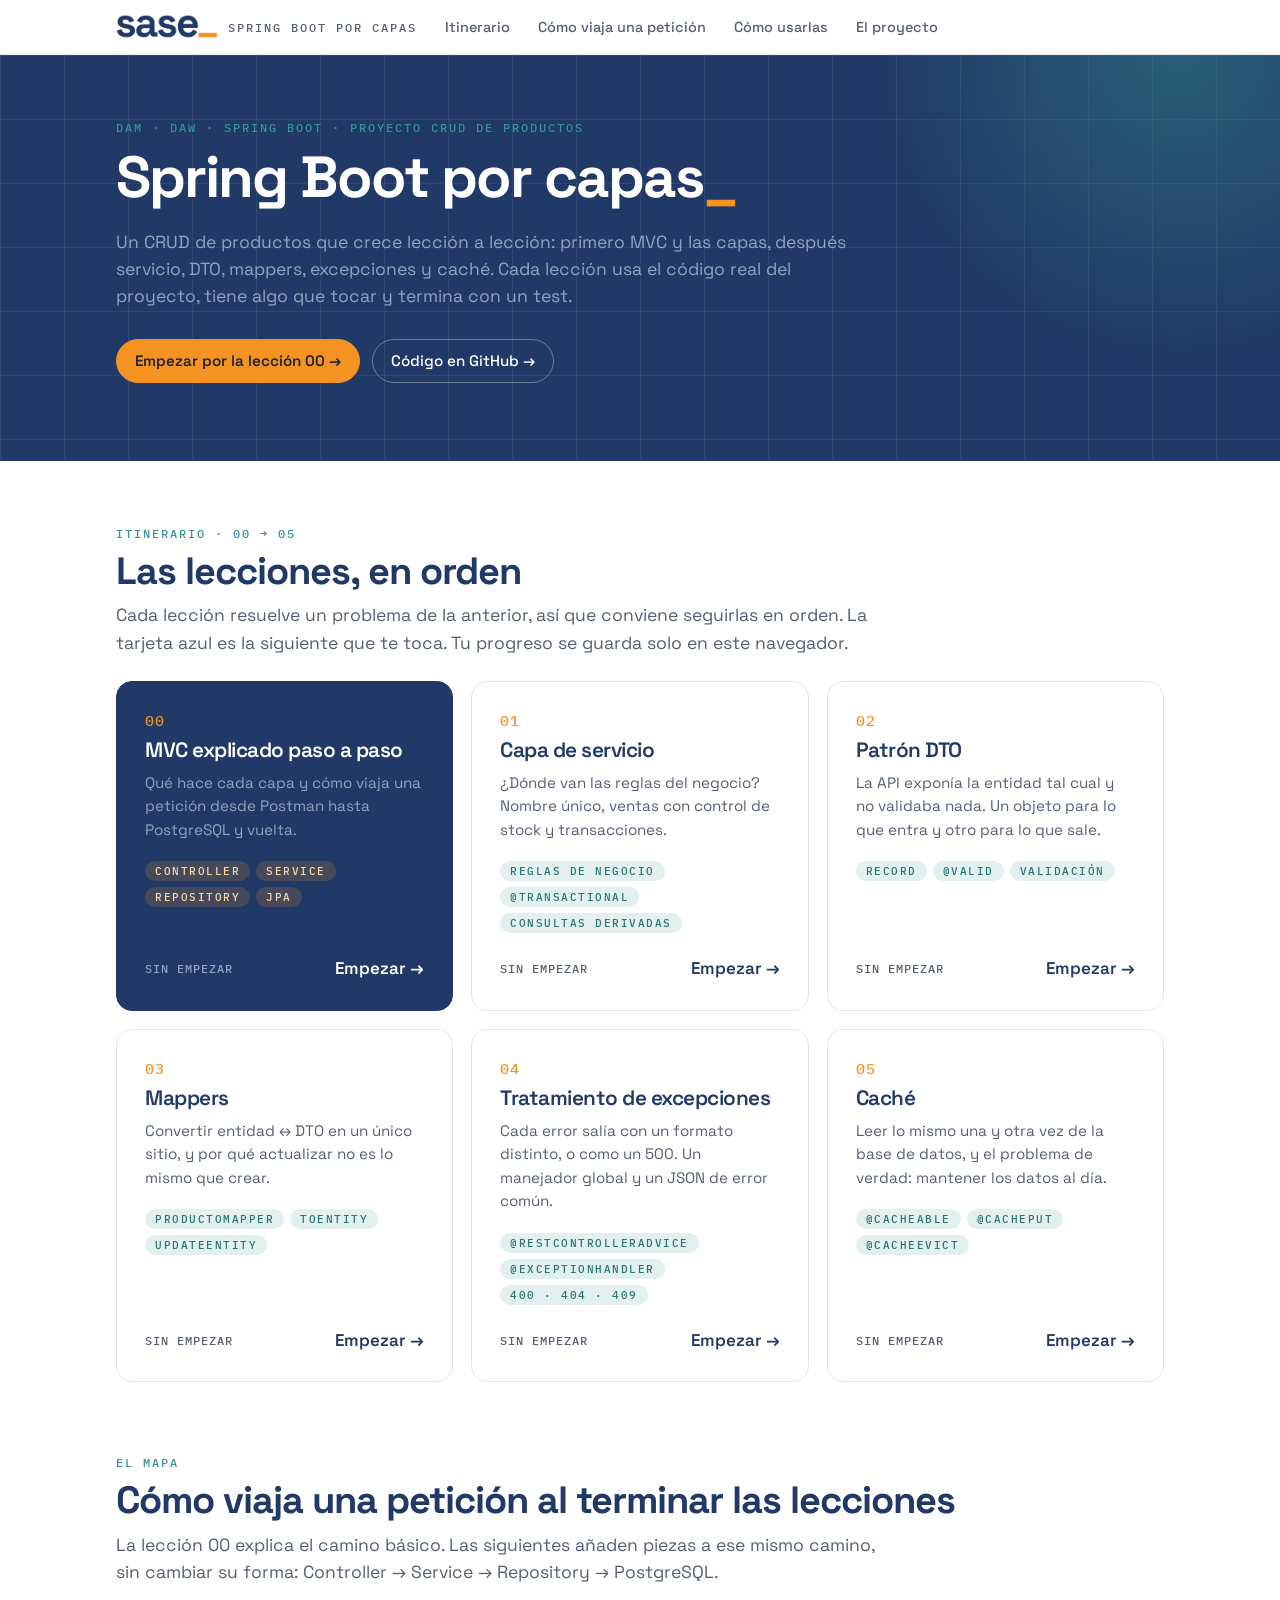
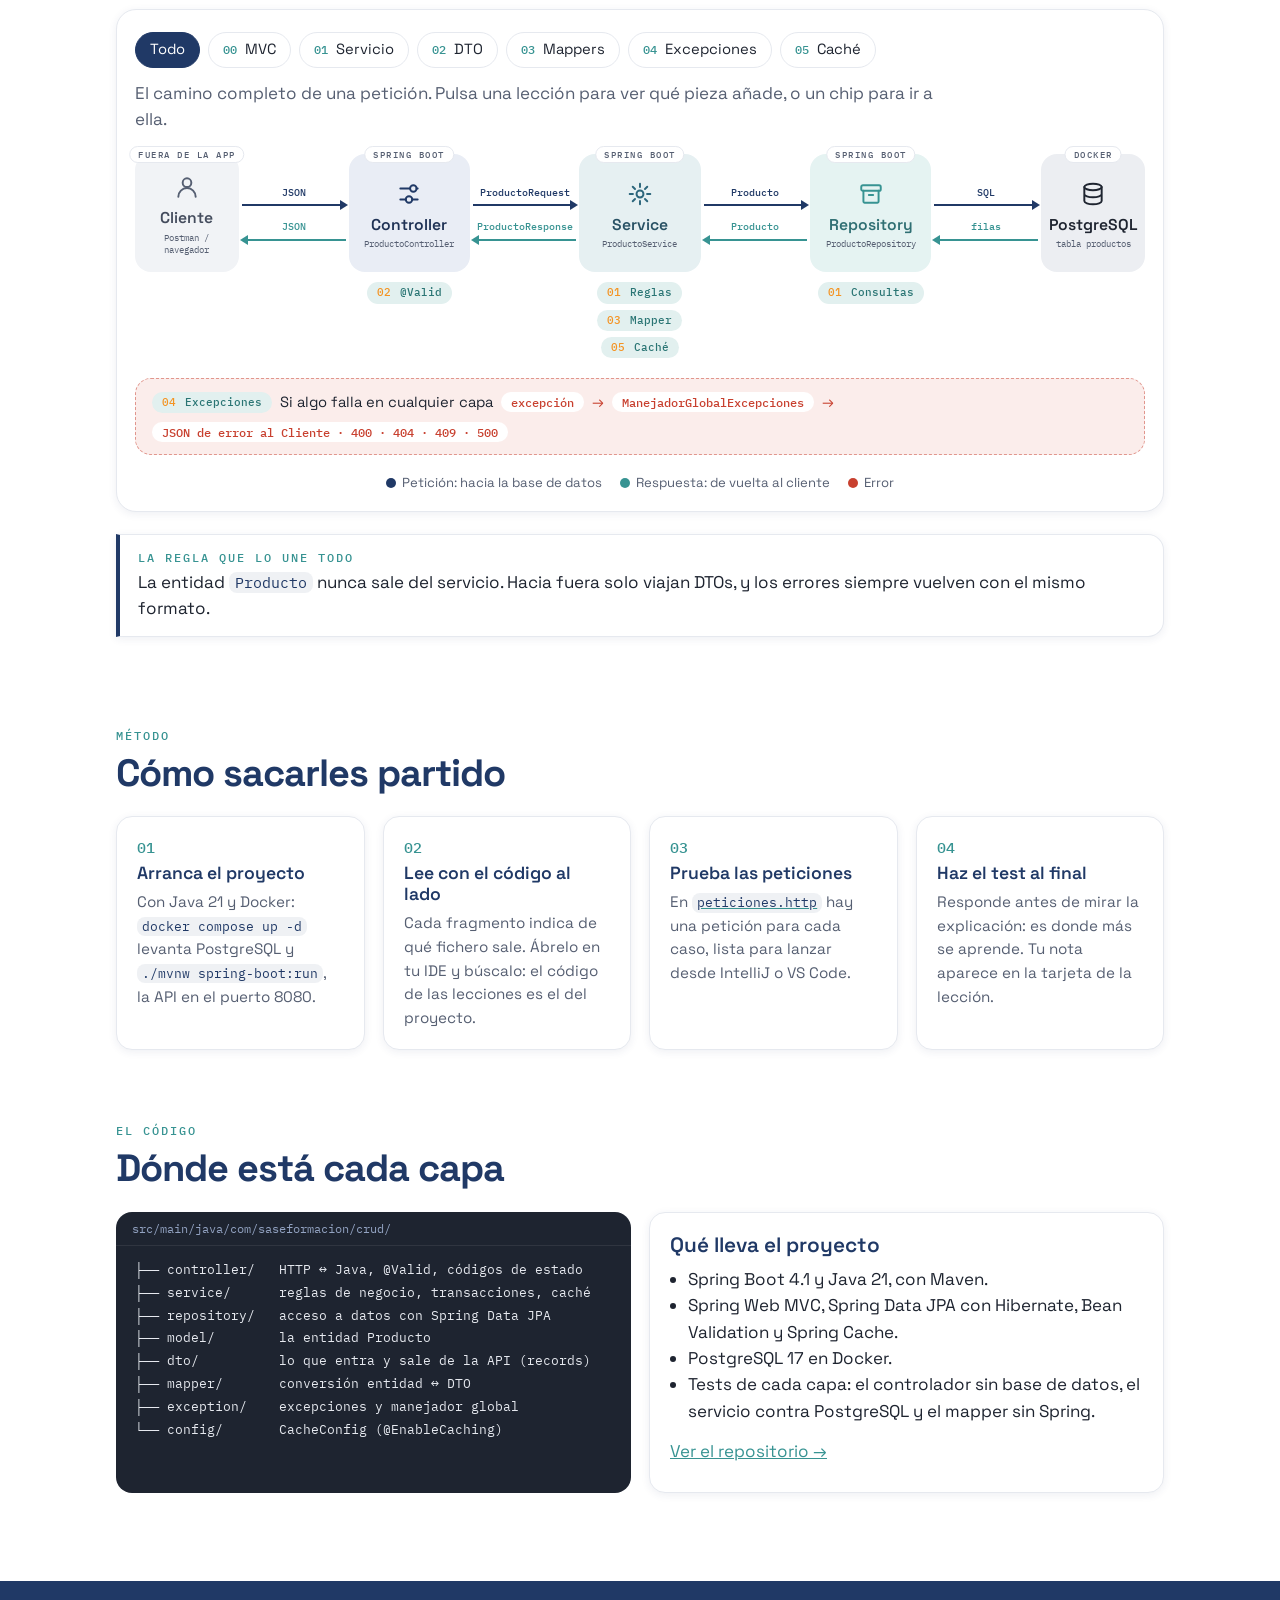
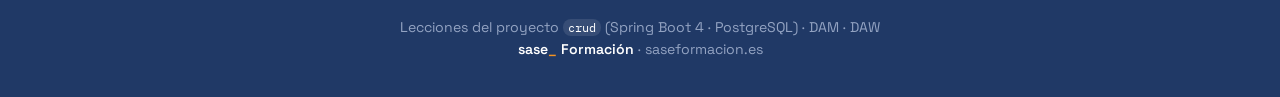
<file: docs/index.html>
<!doctype html>
<html lang="es">
<head>
<meta charset="utf-8">
<meta name="viewport" content="width=device-width, initial-scale=1">
<title>Spring Boot por capas · SASE Formación</title>
<meta name="description" content="Lecciones interactivas de Spring Boot con un CRUD de productos: MVC, capa de servicio, DTO, mappers, excepciones y caché.">
<link rel="preconnect" href="https://fonts.googleapis.com">
<link rel="preconnect" href="https://fonts.gstatic.com" crossorigin>
<link href="https://fonts.googleapis.com/css2?family=IBM+Plex+Mono:wght@400;500&family=Space+Grotesk:wght@400;500;600;700&display=swap" rel="stylesheet">
<link rel="stylesheet" href="assets/sase.css">
<style>
.hero .acciones { display: flex; gap: 12px; flex-wrap: wrap; margin-top: 28px; }
.hero .btn { display: inline-flex; align-items: center; text-decoration: none; }
.hero .btn.perfil { background: transparent; color: var(--white); border-color: rgba(255,255,255,.35); }
.hero .btn.perfil:hover { border-color: var(--white); }
.hero .btn.cta:hover { background: #E58A20; }
.resumen-progreso { margin-top: 22px; font: 500 .8rem var(--mono); letter-spacing: 1px; color: var(--on-blue); }
.resumen-progreso b { color: var(--white); font-weight: 500; }
.arbol { font: 400 .84rem/1.7 var(--mono); }
</style>
</head>
<body>

<header class="topbar">
  <div class="topbar-inner">
    <a class="brand" href="index.html"><img src="sase_logo_rectangular.png" alt="SASE Formación"><span>Spring Boot por capas</span></a>
    <nav class="nav" aria-label="Secciones">
      <a href="#itinerario">Itinerario</a>
      <a href="#peticion">Cómo viaja una petición</a>
      <a href="#como">Cómo usarlas</a>
      <a href="#proyecto">El proyecto</a>
    </nav>
  </div>
</header>

<div class="hero-band">
<div class="hero">
  <div class="kicker">DAM · DAW · Spring Boot · Proyecto CRUD de productos</div>
  <h1>Spring Boot por capas</h1>
  <p class="lead">Un CRUD de productos que crece lección a lección: primero MVC y las capas, después servicio, DTO, mappers, excepciones y caché. Cada lección usa el código real del proyecto, tiene algo que tocar y termina con un test.</p>
  <div class="acciones">
    <a class="btn cta" id="botonEmpezar" href="mvc.html">Empezar por la lección 00 →</a>
    <a class="btn perfil" href="https://github.com/gsanox/crud-springboot">Código en GitHub →</a>
  </div>
  <p class="resumen-progreso" id="resumenProgreso"></p>
</div>
</div>

<main>

<section id="itinerario">
  <div class="kicker">Itinerario · 00 → 05</div>
  <h2>Las lecciones, en orden</h2>
  <p class="lead">Cada lección resuelve un problema de la anterior, así que conviene seguirlas en orden. La tarjeta azul es la siguiente que te toca. Tu progreso se guarda solo en este navegador.</p>
  <div class="itinerario" id="itinerarioLista"></div>
</section>

<section id="peticion">
  <div class="kicker">El mapa</div>
  <h2>Cómo viaja una petición al terminar las lecciones</h2>
  <p class="lead">La lección 00 explica el camino básico. Las siguientes añaden piezas a ese mismo camino, sin cambiar su forma: Controller → Service → Repository → PostgreSQL.</p>
<div class="mapa" id="mapa">
  <div class="mapa-filtro" role="group" aria-label="Qué añade cada lección">
    <button class="chip-btn" type="button" data-filtro="todo" aria-pressed="true">Todo</button>
    <button class="chip-btn" type="button" data-filtro="00" aria-pressed="false"><span class="verb">00</span> MVC</button>
    <button class="chip-btn" type="button" data-filtro="01" aria-pressed="false"><span class="verb">01</span> Servicio</button>
    <button class="chip-btn" type="button" data-filtro="02" aria-pressed="false"><span class="verb">02</span> DTO</button>
    <button class="chip-btn" type="button" data-filtro="03" aria-pressed="false"><span class="verb">03</span> Mappers</button>
    <button class="chip-btn" type="button" data-filtro="04" aria-pressed="false"><span class="verb">04</span> Excepciones</button>
    <button class="chip-btn" type="button" data-filtro="05" aria-pressed="false"><span class="verb">05</span> Caché</button>
  </div>
  <p class="mapa-pie" id="mapaPie" aria-live="polite"></p>
  <div class="mapa-capas">
    <div class="mapa-nodo" data-l="00" style="--col:1; --c: var(--c-cliente); --t: var(--tint-cliente)">
      <span class="zone">Fuera de la app</span>
      <div class="icon"><svg viewBox="0 0 24 24" fill="none" stroke="currentColor" stroke-width="1.8" stroke-linecap="round" stroke-linejoin="round" aria-hidden="true"><circle cx="12" cy="8" r="4"/><path d="M4 21c0-4.4 3.6-8 8-8s8 3.6 8 8"/></svg></div><div class="text"><div class="title">Cliente</div><div class="sub">Postman / navegador</div></div>
    </div>
    <div class="mapa-chips" style="--col:1"></div>
    <div class="mapa-enlace" data-l="00 02 04" style="--col:2">
      <span class="flecha ida">JSON</span>
      <span class="flecha vuelta">JSON</span>
    </div>
    <div class="mapa-nodo" data-l="00 02 04" style="--col:3; --c: var(--c-controller); --t: var(--tint-controller)">
      <span class="zone">Spring Boot</span>
      <div class="icon"><svg viewBox="0 0 24 24" fill="none" stroke="currentColor" stroke-width="1.8" stroke-linecap="round" stroke-linejoin="round" aria-hidden="true"><path d="M4 7h9M4 17h5M19 7h1M15 17h5"/><circle cx="16" cy="7" r="3"/><circle cx="12" cy="17" r="3"/></svg></div><div class="text"><div class="title">Controller</div><div class="sub">ProductoController</div></div>
    </div>
    <div class="mapa-chips" style="--col:3"><a class="chip mapa-chip" data-l="02" data-leccion="02"><b>02</b> @Valid</a></div>
    <div class="mapa-enlace" data-l="00 02" style="--col:4">
      <span class="flecha ida">ProductoRequest</span>
      <span class="flecha vuelta">ProductoResponse</span>
    </div>
    <div class="mapa-nodo" data-l="00 01 03 05" style="--col:5; --c: var(--c-service); --t: var(--tint-service)">
      <span class="zone">Spring Boot</span>
      <div class="icon"><svg viewBox="0 0 24 24" fill="none" stroke="currentColor" stroke-width="1.8" stroke-linecap="round" stroke-linejoin="round" aria-hidden="true"><circle cx="12" cy="12" r="3.2"/><path d="M12 2.5v3M12 18.5v3M2.5 12h3M18.5 12h3M5.3 5.3l2.1 2.1M16.6 16.6l2.1 2.1M5.3 18.7l2.1-2.1M16.6 7.4l2.1-2.1"/></svg></div><div class="text"><div class="title">Service</div><div class="sub">ProductoService</div></div>
    </div>
    <div class="mapa-chips" style="--col:5"><a class="chip mapa-chip" data-l="01" data-leccion="01"><b>01</b> Reglas</a><a class="chip mapa-chip" data-l="03" data-leccion="03"><b>03</b> Mapper</a><a class="chip mapa-chip" data-l="05" data-leccion="05"><b>05</b> Caché</a></div>
    <div class="mapa-enlace" data-l="00 03" style="--col:6">
      <span class="flecha ida">Producto</span>
      <span class="flecha vuelta">Producto</span>
    </div>
    <div class="mapa-nodo" data-l="00 01" style="--col:7; --c: var(--c-repository); --t: var(--tint-repository)">
      <span class="zone">Spring Boot</span>
      <div class="icon"><svg viewBox="0 0 24 24" fill="none" stroke="currentColor" stroke-width="1.8" stroke-linecap="round" stroke-linejoin="round" aria-hidden="true"><rect x="3" y="4" width="18" height="5" rx="1.5"/><path d="M5 9v10a1 1 0 0 0 1 1h12a1 1 0 0 0 1-1V9M10 13h4"/></svg></div><div class="text"><div class="title">Repository</div><div class="sub">ProductoRepository</div></div>
    </div>
    <div class="mapa-chips" style="--col:7"><a class="chip mapa-chip" data-l="01" data-leccion="01"><b>01</b> Consultas</a></div>
    <div class="mapa-enlace" data-l="00" style="--col:8">
      <span class="flecha ida">SQL</span>
      <span class="flecha vuelta">filas</span>
    </div>
    <div class="mapa-nodo" data-l="00" style="--col:9; --c: var(--c-bd); --t: var(--tint-bd)">
      <span class="zone">Docker</span>
      <div class="icon"><svg viewBox="0 0 24 24" fill="none" stroke="currentColor" stroke-width="1.8" stroke-linecap="round" stroke-linejoin="round" aria-hidden="true"><ellipse cx="12" cy="5.5" rx="8" ry="3"/><path d="M4 5.5v13c0 1.7 3.6 3 8 3s8-1.3 8-3v-13M4 12c0 1.7 3.6 3 8 3s8-1.3 8-3"/></svg></div><div class="text"><div class="title">PostgreSQL</div><div class="sub">tabla productos</div></div>
    </div>
    <div class="mapa-chips" style="--col:9"></div>
    <div class="mapa-error" data-l="04">
      <a class="chip mapa-chip" data-l="04" data-leccion="04"><b>04</b> Excepciones</a>
      <span>Si algo falla en cualquier capa</span>
      <span class="paso">excepción</span><span class="sig">→</span>
      <span class="paso">ManejadorGlobalExcepciones</span><span class="sig">→</span>
      <span class="paso">JSON de error al Cliente · 400 · 404 · 409 · 500</span>
    </div>
  </div>
  <div class="dir-legend">
    <span style="--dot: var(--blue)">Petición: hacia la base de datos</span>
    <span style="--dot: var(--teal)">Respuesta: de vuelta al cliente</span>
    <span style="--dot: var(--error)">Error</span>
  </div>
</div>
  <div class="callout key">
    <strong>La regla que lo une todo</strong>
    La entidad <code>Producto</code> nunca sale del servicio. Hacia fuera solo viajan DTOs, y los errores siempre vuelven con el mismo formato.
  </div>
</section>

<section id="como">
  <div class="kicker">Método</div>
  <h2>Cómo sacarles partido</h2>
  <div class="pasos">
    <div class="card">
      <h3>Arranca el proyecto</h3>
      <p>Con Java 21 y Docker: <code>docker compose up -d</code> levanta PostgreSQL y <code>./mvnw spring-boot:run</code>, la API en el puerto 8080.</p>
    </div>
    <div class="card">
      <h3>Lee con el código al lado</h3>
      <p>Cada fragmento indica de qué fichero sale. Ábrelo en tu IDE y búscalo: el código de las lecciones es el del proyecto.</p>
    </div>
    <div class="card">
      <h3>Prueba las peticiones</h3>
      <p>En <a href="https://github.com/gsanox/crud-springboot/blob/main/docs/peticiones.http"><code>peticiones.http</code></a> hay una petición para cada caso, lista para lanzar desde IntelliJ o VS Code.</p>
    </div>
    <div class="card">
      <h3>Haz el test al final</h3>
      <p>Responde antes de mirar la explicación: es donde más se aprende. Tu nota aparece en la tarjeta de la lección.</p>
    </div>
  </div>
</section>

<section id="proyecto">
  <div class="kicker">El código</div>
  <h2>Dónde está cada capa</h2>
  <div class="grid cols-2" style="margin-top:20px">
    <div class="code"><div class="file">src/main/java/com/saseformacion/crud/</div><pre class="arbol"><span class="ln">├── controller/   HTTP ↔ Java, @Valid, códigos de estado      00</span><span class="ln">├── service/      reglas de negocio, transacciones, caché     01 · 05</span><span class="ln">├── repository/   acceso a datos con Spring Data JPA          00 · 01</span><span class="ln">├── model/        la entidad Producto                         00</span><span class="ln">├── dto/          lo que entra y sale de la API (records)     02</span><span class="ln">├── mapper/       conversión entidad ↔ DTO                    03</span><span class="ln">├── exception/    excepciones y manejador global              04</span><span class="ln">└── config/       CacheConfig (@EnableCaching)                05</span></pre></div>
    <div class="card">
      <h3 style="margin-top:0">Qué lleva el proyecto</h3>
      <ul style="margin:8px 0 0;padding-left:18px">
        <li>Spring Boot 4.1 y Java 21, con Maven.</li>
        <li>Spring Web MVC, Spring Data JPA con Hibernate, Bean Validation y Spring Cache.</li>
        <li>PostgreSQL 17 en Docker.</li>
        <li>Tests de cada capa: el controlador sin base de datos, el servicio contra PostgreSQL y el mapper sin Spring.</li>
      </ul>
      <p style="margin-top:14px"><a href="https://github.com/gsanox/crud-springboot">Ver el repositorio →</a></p>
    </div>
  </div>
</section>

</main>

<footer>Lecciones del proyecto <code>crud</code> (Spring Boot 4 · PostgreSQL) · DAM · DAW<br><a href="https://saseformacion.es">sase<span>_</span> Formación</a> · saseformacion.es</footer>

<script src="assets/lecciones.js"></script>
<script>
(function () {
  const progreso = Progreso.leer();
  const lista = document.getElementById('itinerarioLista');
  // La siguiente lección recomendada: la primera que aún no se ha visto
  const siguiente = LECCIONES.find(l => !(progreso[l.id] && progreso[l.id].visto));

  LECCIONES.forEach(l => {
    const p = progreso[l.id] || {};
    const card = document.createElement('a');
    card.className = 'leccion-card' + (l === siguiente ? ' oscura' : '');
    card.href = l.url;

    const num = document.createElement('span');
    num.className = 'num';
    num.textContent = l.num;

    const h = document.createElement('h3');
    h.textContent = l.titulo;

    const desc = document.createElement('p');
    desc.textContent = l.problema;

    const chips = document.createElement('div');
    chips.className = 'chips';
    l.chips.forEach(c => {
      const chip = document.createElement('span');
      chip.className = 'chip';
      chip.textContent = c;
      chips.appendChild(chip);
    });

    const pie = document.createElement('div');
    pie.className = 'pie';
    const estado = document.createElement('span');
    estado.className = 'estado';
    if (p.test) {
      estado.textContent = 'Test: ' + p.test.aciertos + ' de ' + p.test.total;
      estado.classList.add('hecho');
    } else if (p.visto) {
      estado.textContent = 'Vista · test pendiente';
      estado.classList.add('hecho');
    } else {
      estado.textContent = 'Sin empezar';
    }
    const ir = document.createElement('span');
    ir.className = 'ir';
    ir.textContent = p.visto ? 'Repasar →' : 'Empezar →';
    pie.append(estado, ir);

    card.append(num, h, desc, chips, pie);
    lista.appendChild(card);
  });

  const vistas = LECCIONES.filter(l => progreso[l.id] && progreso[l.id].visto).length;
  const tests = LECCIONES.filter(l => progreso[l.id] && progreso[l.id].test).length;
  if (vistas > 0) {
    document.getElementById('resumenProgreso').innerHTML =
      'Tu progreso · <b>' + vistas + '</b> de ' + LECCIONES.length + ' lecciones vistas · <b>' + tests + '</b> tests hechos';
  }
  if (siguiente && vistas > 0) {
    const boton = document.getElementById('botonEmpezar');
    boton.href = siguiente.url;
    boton.textContent = 'Seguir con la lección ' + siguiente.num + ' →';
  }
})();

/* ---------- mapa de capas: qué añade cada lección ---------- */
(function () {
  const mapa = document.getElementById('mapa');
  const pie = document.getElementById('mapaPie');
  const TEXTOS = {
    todo: 'El camino completo de una petición. Pulsa una lección para ver qué pieza añade, o un chip para ir a ella.',
    '00': '<b>El esqueleto.</b> Cada capa solo habla con la de al lado: la petición baja hasta PostgreSQL y la respuesta vuelve por el mismo camino.',
    '01': '<b>Las reglas del negocio viven en el Service</b> (nombre único, stock suficiente), y el Repository aprende consultas nuevas sin escribir SQL.',
    '02': '<b>Entre el Controller y el Service ya no viaja la entidad:</b> entra un ProductoRequest validado con @Valid y sale un ProductoResponse.',
    '03': '<b>El ProductoMapper, dentro del Service,</b> convierte entre los DTOs y la entidad. La entidad nunca sale del Service.',
    '04': '<b>Si algo falla en cualquier capa,</b> la excepción sube hasta el ManejadorGlobalExcepciones, que responde siempre con el mismo JSON de error.',
    '05': '<b>El Service guarda en memoria lo que lee.</b> Si el dato ya está en la caché, la petición ni siquiera llega al Repository.'
  };

  // Cada chip enlaza a su lección (la interactiva o, si aún no está, la versión en texto)
  mapa.querySelectorAll('[data-leccion]').forEach(a => {
    const l = LECCIONES.find(x => x.num === a.dataset.leccion);
    a.href = l.url;
    a.title = 'Lección ' + l.num + ': ' + l.titulo;
  });

  function filtrar(f) {
    mapa.querySelectorAll('[data-filtro]').forEach(b => b.setAttribute('aria-pressed', String(b.dataset.filtro === f)));
    mapa.querySelectorAll('.mapa-capas [data-l]').forEach(el => {
      const toca = f === 'todo' || el.dataset.l.split(' ').includes(f);
      el.classList.toggle('apagado', !toca);
      el.classList.toggle('resaltado', f !== 'todo' && toca && el.classList.contains('mapa-nodo'));
    });
    pie.innerHTML = TEXTOS[f];
  }
  mapa.querySelectorAll('[data-filtro]').forEach(b => b.addEventListener('click', () => filtrar(b.dataset.filtro)));
  filtrar('todo');
})();
</script>
</body>
</html>
</file>
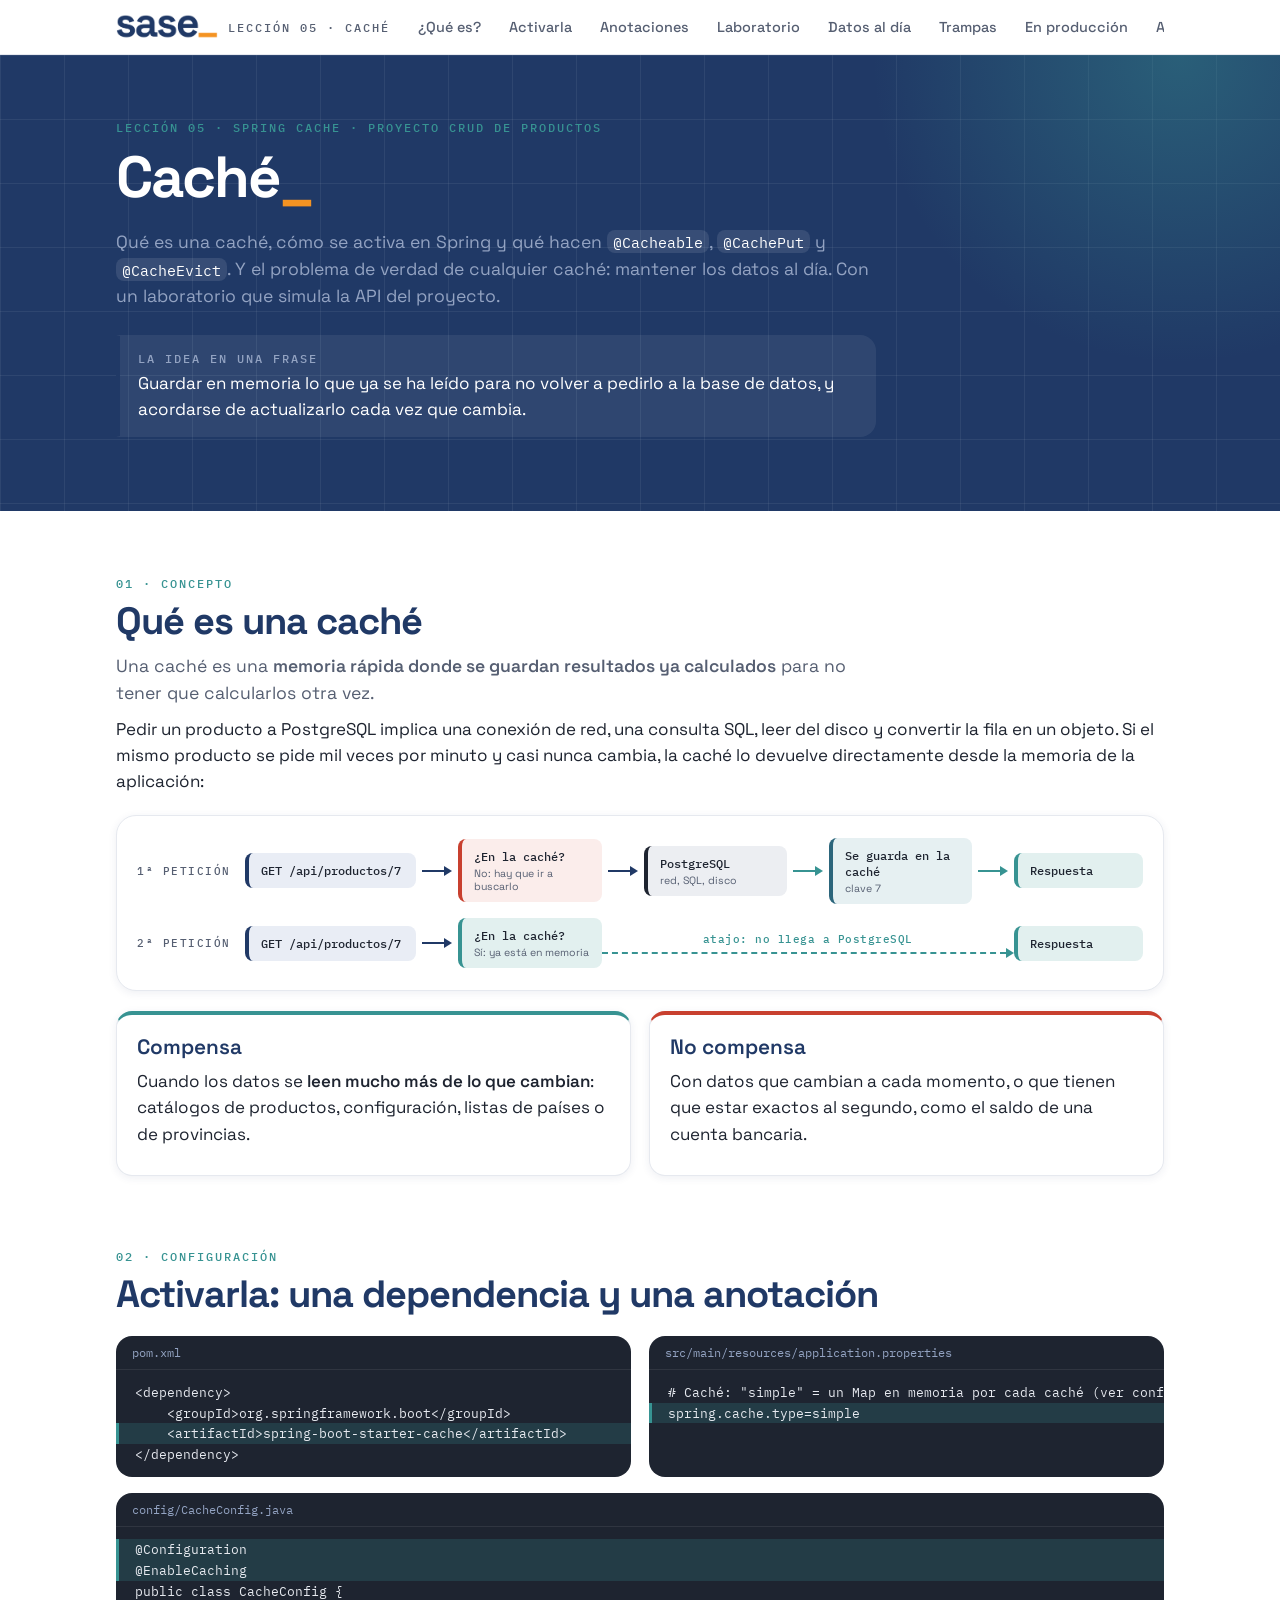
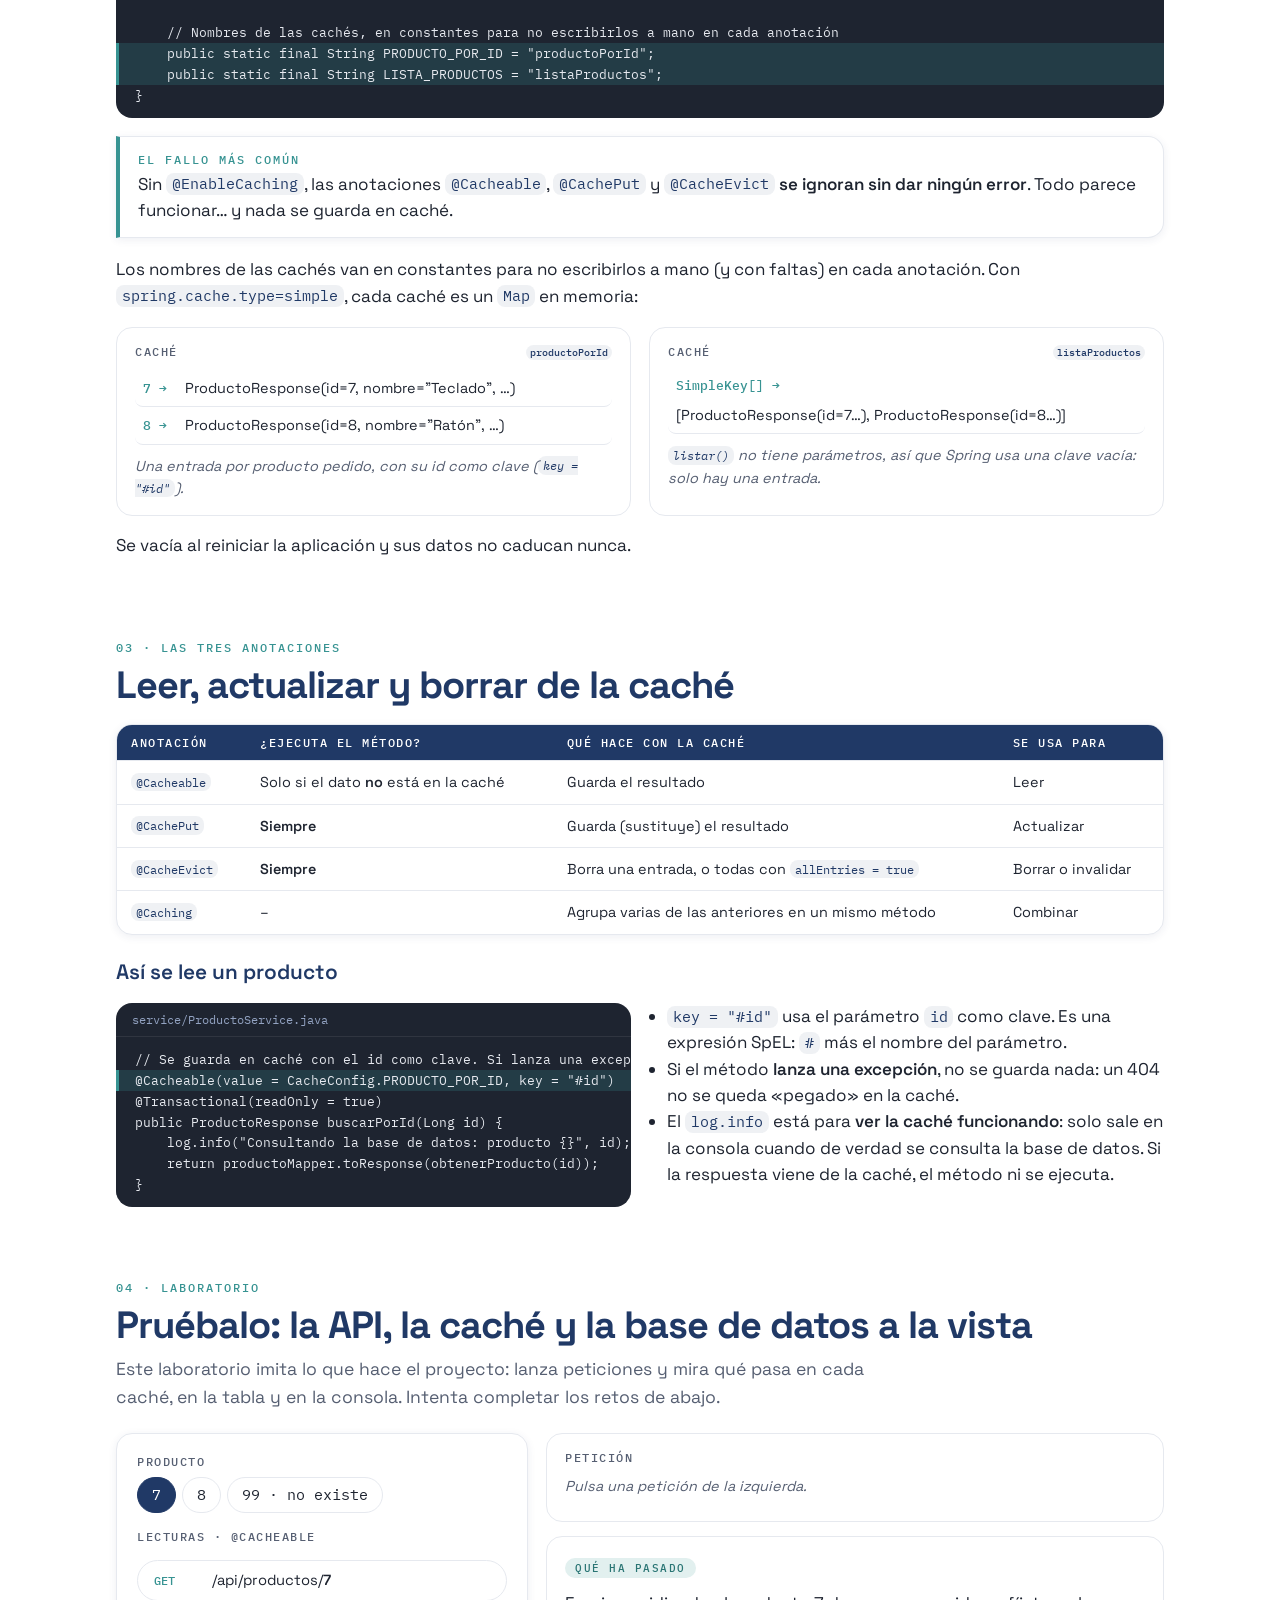
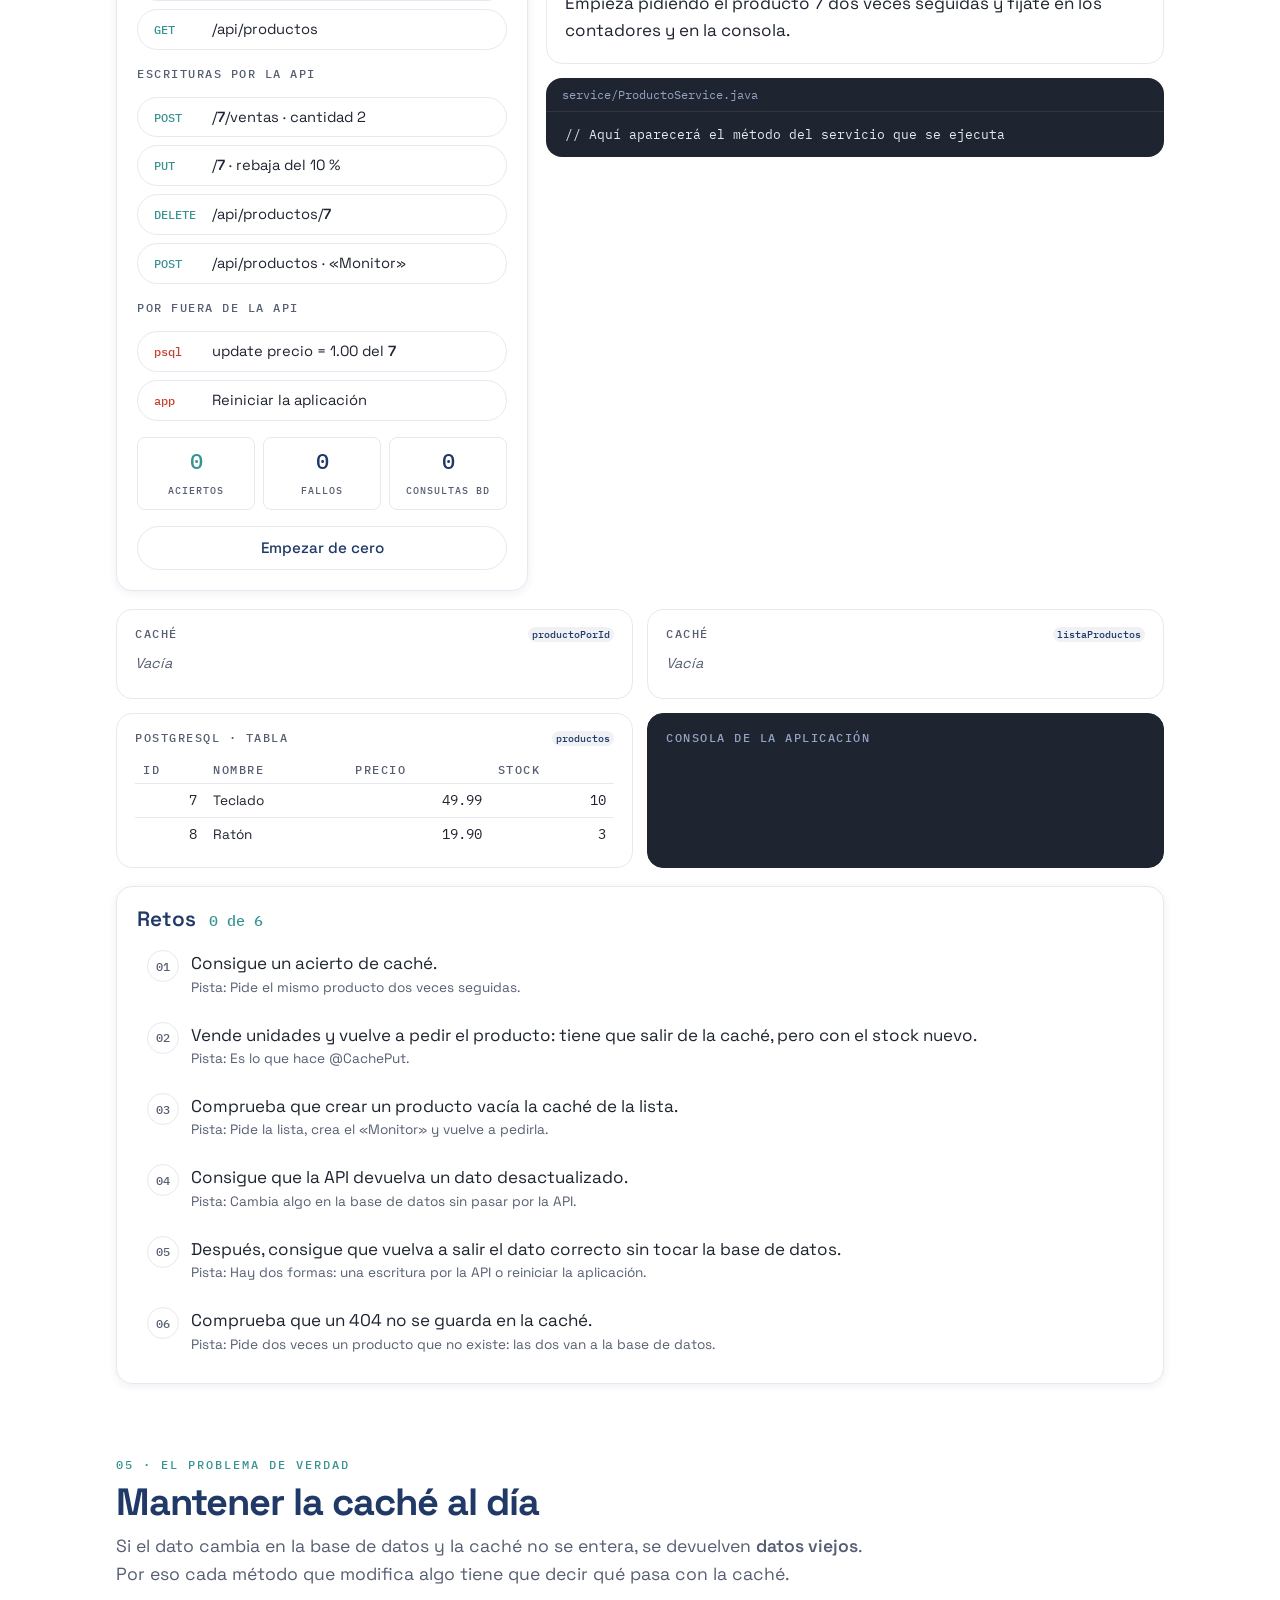
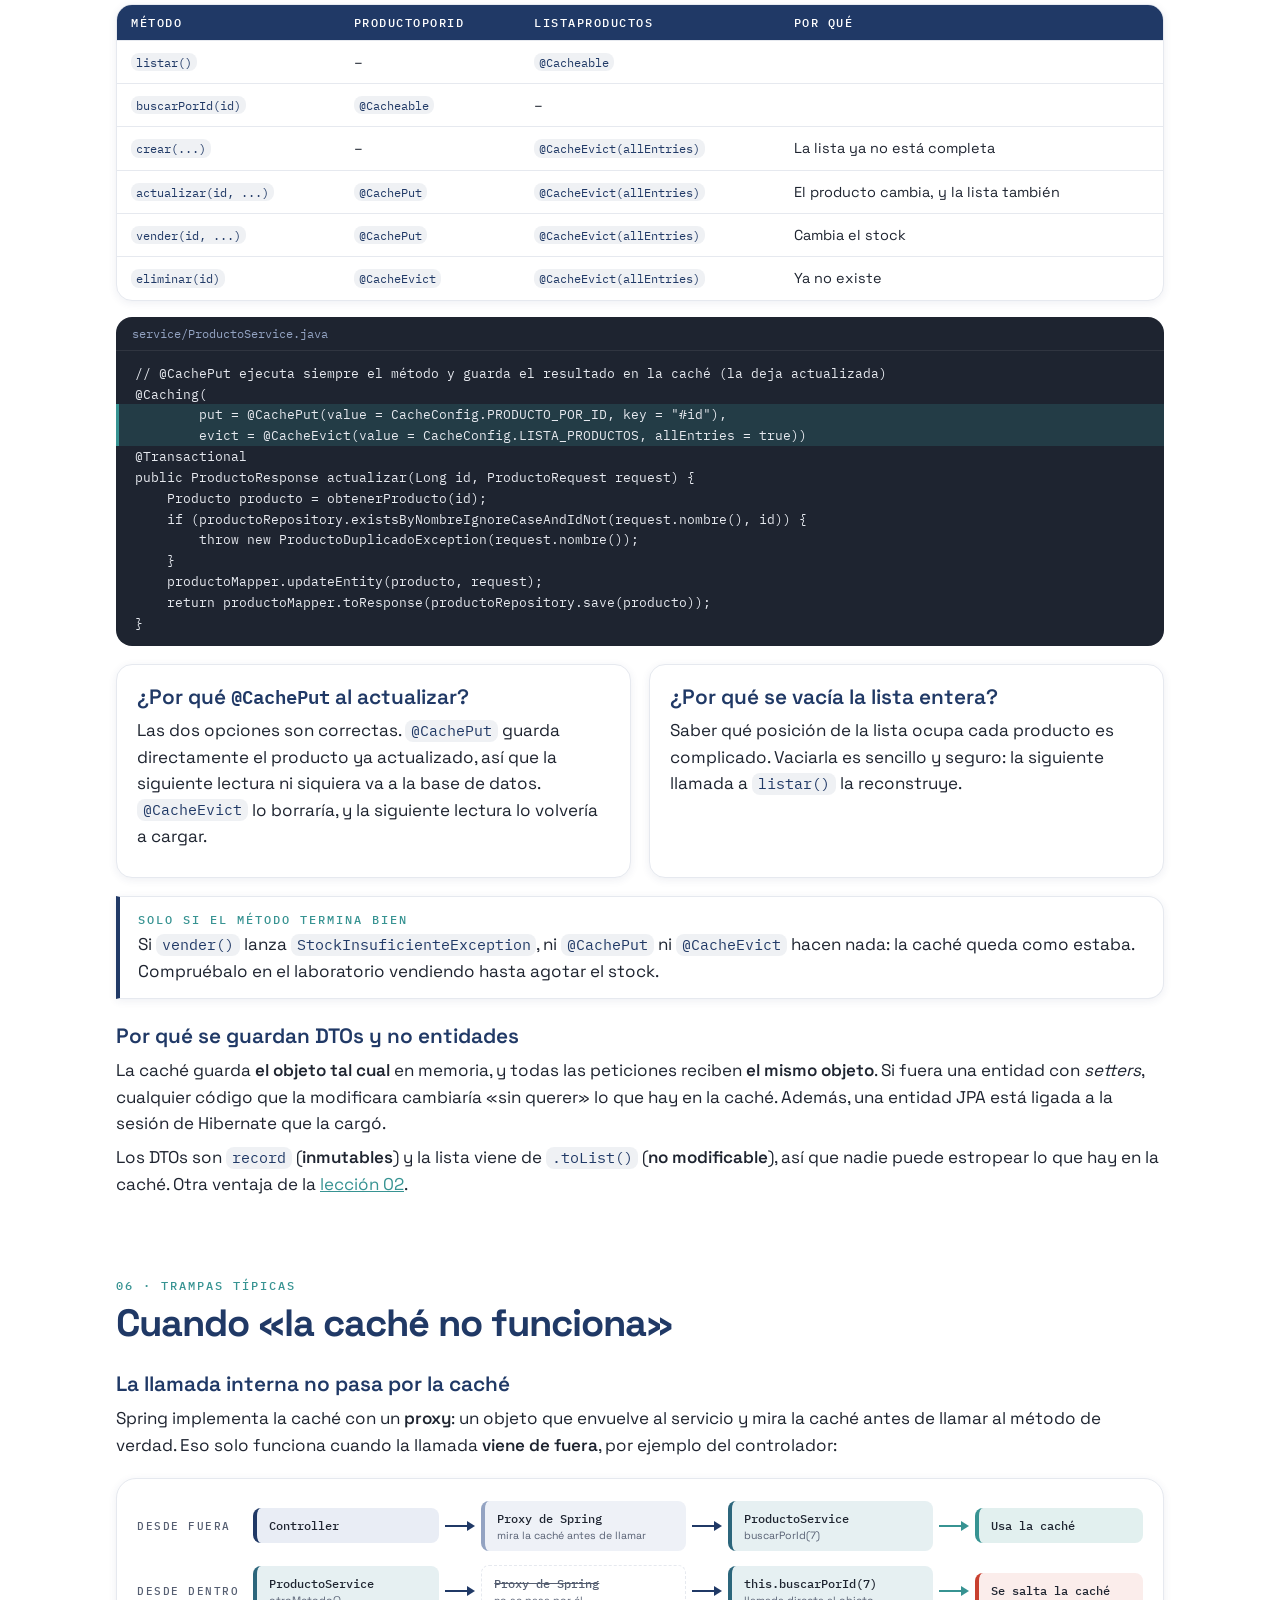
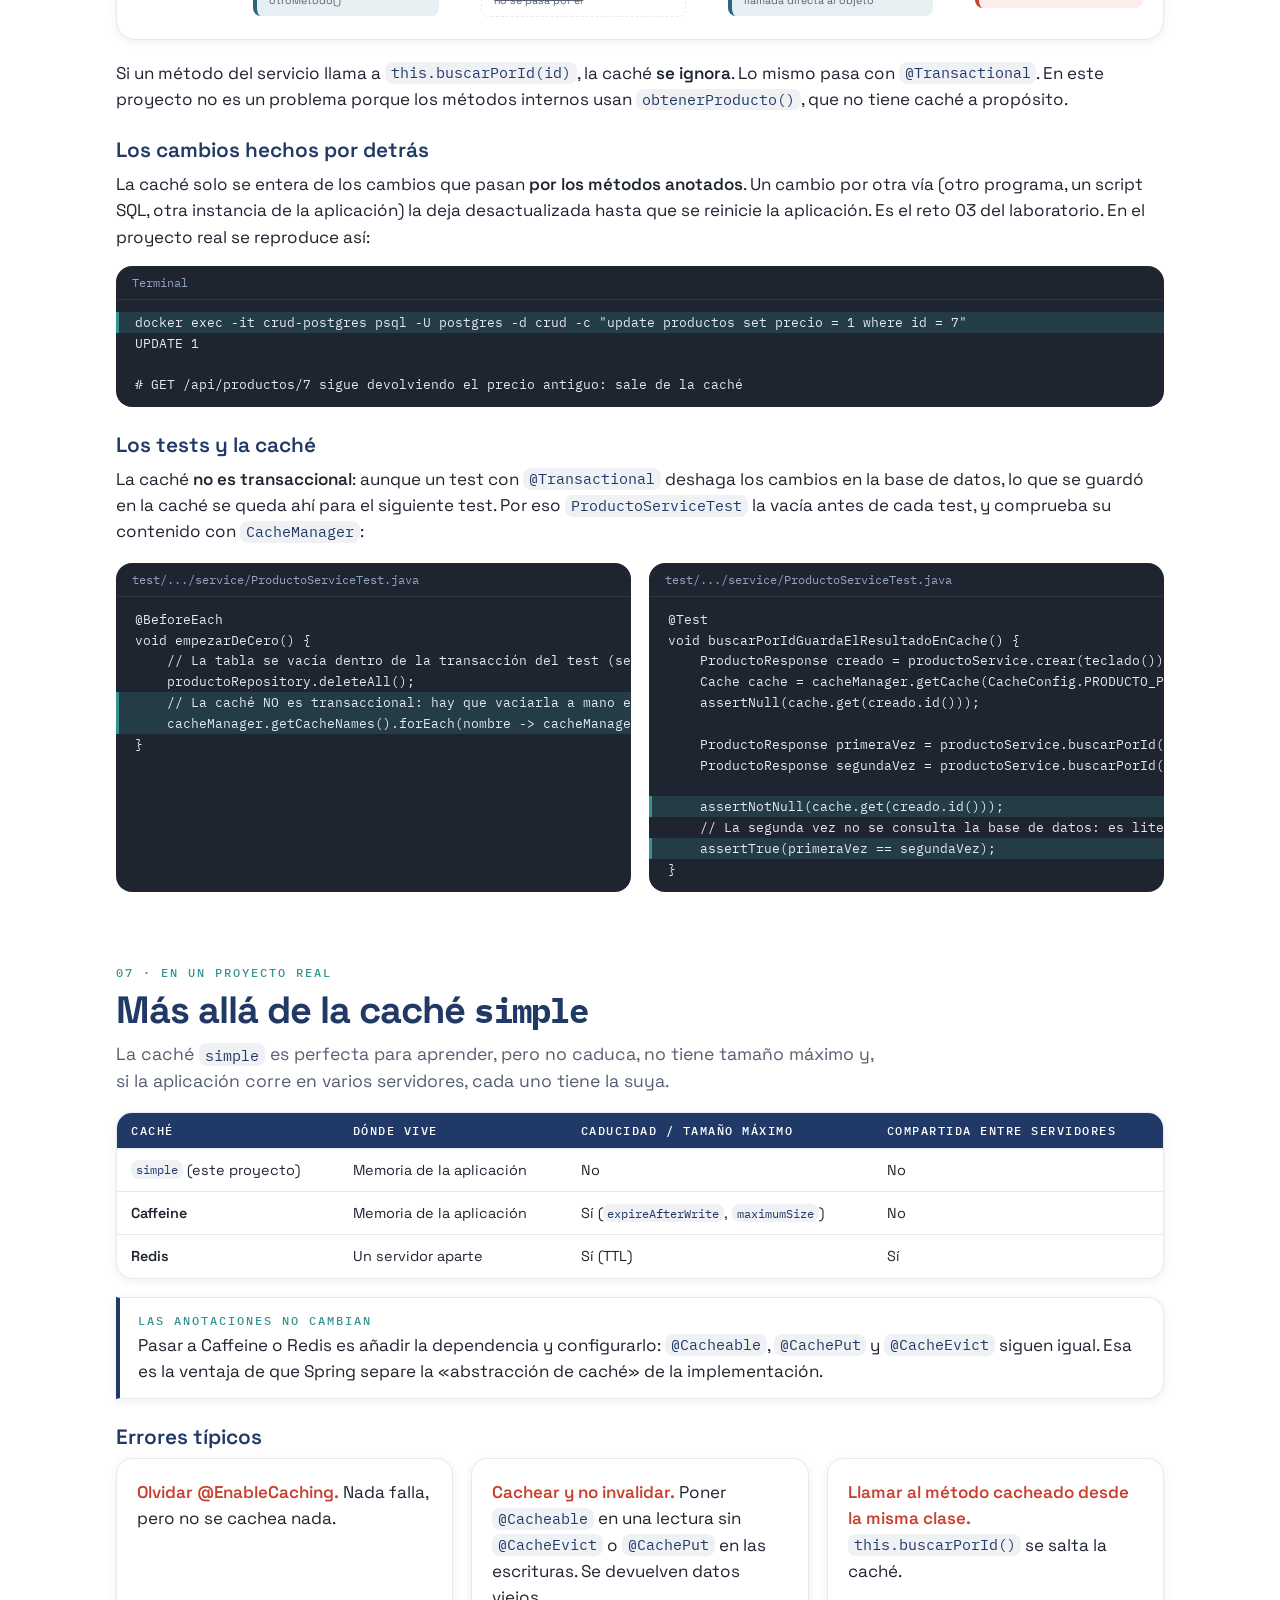
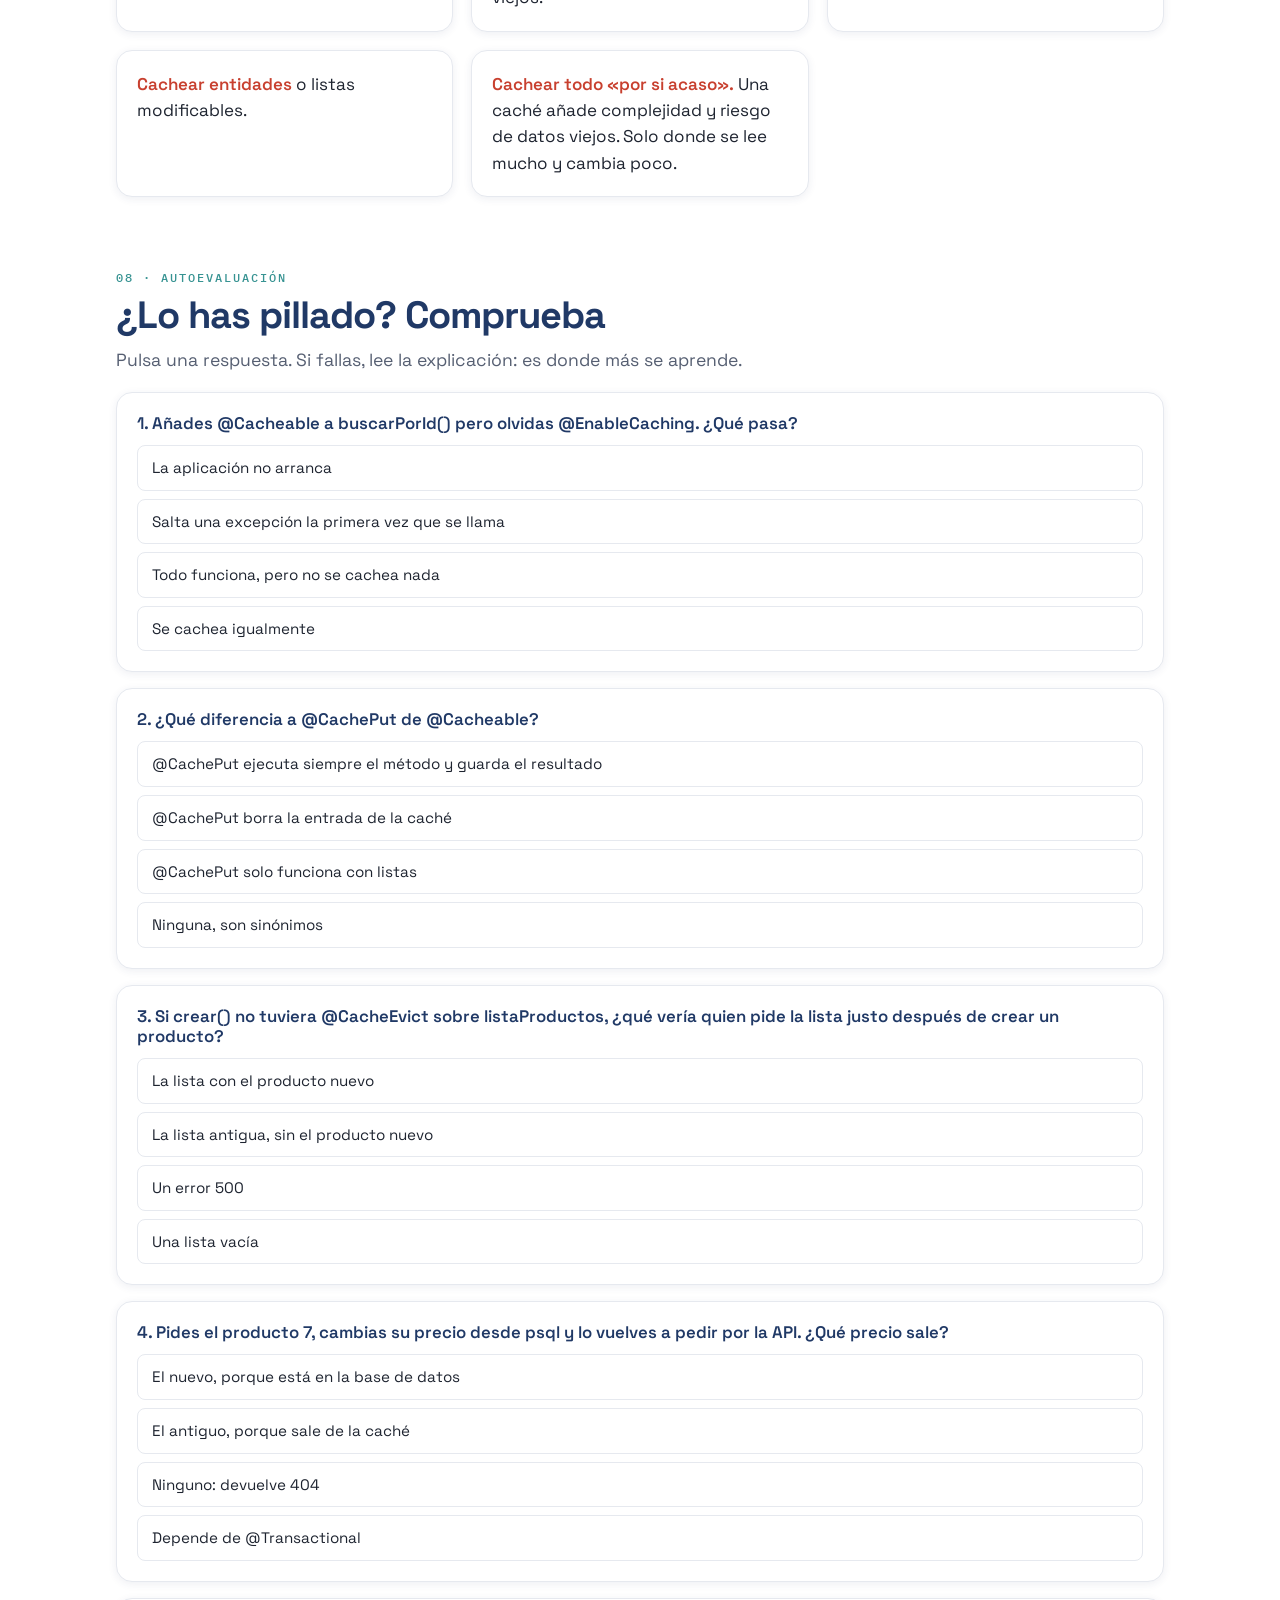
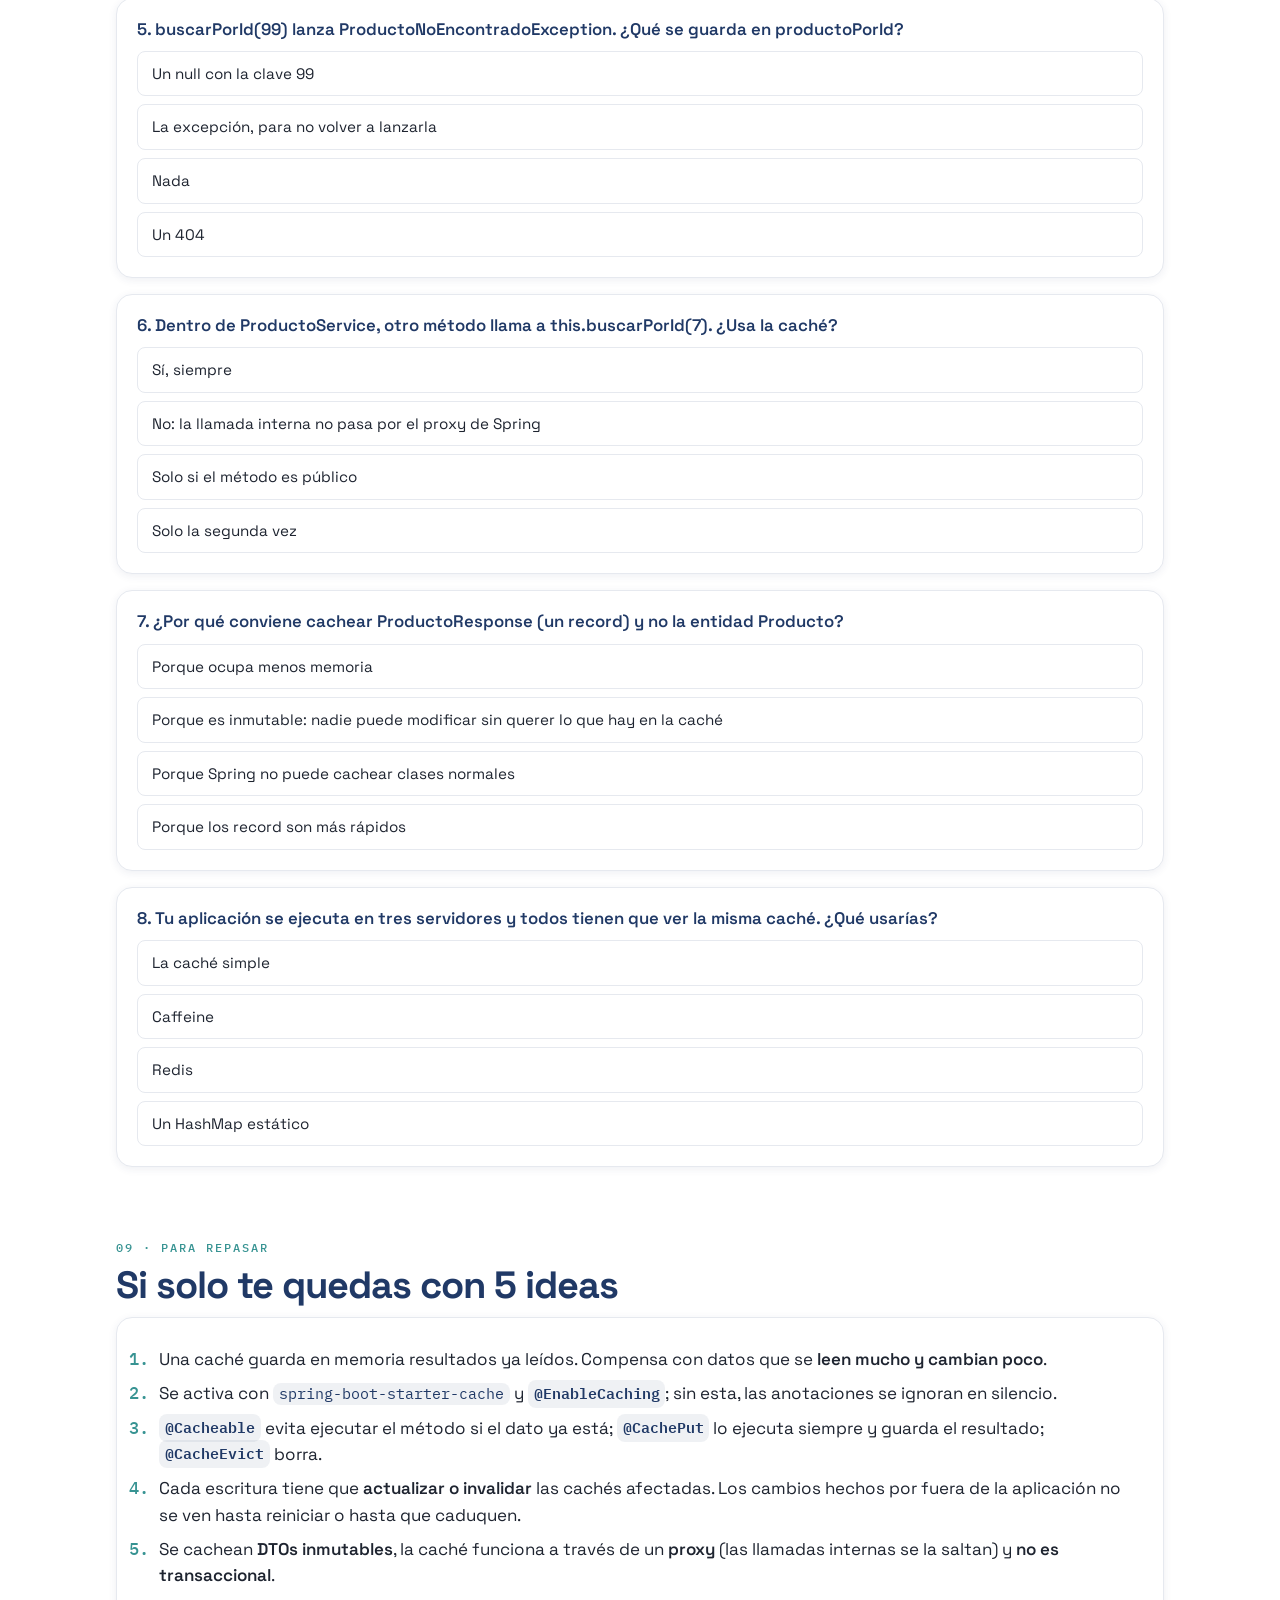
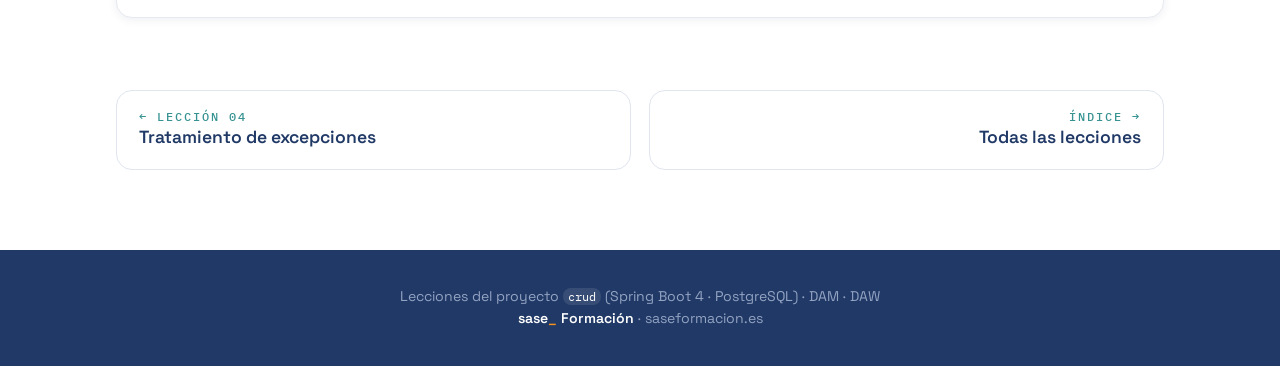
<file: docs/cache.html>
<!doctype html>
<html lang="es">
<head>
<meta charset="utf-8">
<meta name="viewport" content="width=device-width, initial-scale=1">
<title>Lección 05 · Caché · SASE Formación</title>
<meta name="description" content="Spring Cache con @Cacheable, @CachePut y @CacheEvict, con un laboratorio interactivo que simula la API del proyecto crud.">
<link rel="preconnect" href="https://fonts.googleapis.com">
<link rel="preconnect" href="https://fonts.gstatic.com" crossorigin>
<link href="https://fonts.googleapis.com/css2?family=IBM+Plex+Mono:wght@400;500&family=Space+Grotesk:wght@400;500;600;700&display=swap" rel="stylesheet">
<link rel="stylesheet" href="assets/sase.css">
<style>
/* ---------- laboratorio de caché ---------- */
.lab { display: grid; grid-template-columns: minmax(280px, 1fr) 1.5fr; gap: 18px; margin-top: 22px; }
.lab > * { min-width: 0; }
@media (max-width: 900px) { .lab { grid-template-columns: 1fr; } }

.lab-controles { display: grid; gap: 16px; align-content: start; }
.lab-controles h4 { margin: 0 0 8px; font: 500 .72rem var(--mono); letter-spacing: 1.5px; text-transform: uppercase; color: var(--muted); }
.lab-controles .grupo { display: flex; flex-direction: column; gap: 8px; }
.lab-controles .chip-btn { justify-content: flex-start; text-align: left; width: 100%; }
.lab-controles .chip-btn .verb { min-width: 4.2em; }
.lab-controles .chip-btn.fuera .verb { color: var(--error); }
.selector { display: flex; gap: 6px; flex-wrap: wrap; align-items: center; }
.selector .chip-btn { width: auto; min-height: 36px; padding: 4px 14px; font-family: var(--mono); }
.contadores { display: grid; grid-template-columns: repeat(3, 1fr); gap: 8px; }
.contador { border: 1px solid var(--line); border-radius: 8px; padding: 8px 10px; text-align: center; }
.contador b { display: block; font: 500 1.4rem var(--mono); color: var(--blue); }
.contador span { font: 500 .62rem var(--mono); letter-spacing: 1px; text-transform: uppercase; color: var(--muted); }
.contador.ok b { color: var(--teal); }

.lab-resultado { display: grid; gap: 14px; align-content: start; }
.peticion-actual { font: 500 .85rem var(--mono); color: var(--blue); overflow-wrap: anywhere; text-transform: none; letter-spacing: 0; }
.que-paso .where { display: inline-block; font: 500 .7rem var(--mono); letter-spacing: 1.5px; text-transform: uppercase; padding: 3px 10px; border-radius: 999px; margin-bottom: 8px; background: #E2F0EF; color: #2A7574; }
.que-paso .where.fallo { background: var(--tint-controller); color: var(--blue); }
.que-paso .where.escritura { background: #FDF1DD; color: #A35F0D; }
.que-paso .where.error { background: #FBEDEB; color: var(--error); }
.que-paso p { margin: 4px 0; }

.lab-estado { display: grid; grid-template-columns: repeat(2, 1fr); gap: 14px; margin-top: 18px; }
@media (max-width: 760px) { .lab-estado { grid-template-columns: 1fr; } }
.entrada { display: flex; gap: 10px; align-items: baseline; flex-wrap: wrap; padding: 7px 8px; border-radius: 8px; font-size: .9rem; border-bottom: 1px solid var(--line); }
.entrada:last-child { border-bottom: 0; }
.entrada .clave { font: 500 .8rem var(--mono); color: var(--teal); min-width: 2.5em; }
.entrada .valor { color: var(--ink); }
.entrada .chip { margin-left: auto; }
table.mini { font-size: .85rem; }
table.mini th { background: var(--white); color: var(--muted); border-bottom: 1px solid var(--line); padding: 6px 8px; }
table.mini td { padding: 6px 8px; }
table.mini td.num-col { font-family: var(--mono); text-align: right; }
.diferente { background: #FDF1DD; border-radius: 4px; padding: 0 4px; }

.retos { margin-top: 18px; }
.retos ol { list-style: none; padding: 0; margin: 10px 0 0; display: grid; gap: 8px; counter-reset: reto; }
.retos li { counter-increment: reto; display: flex; gap: 12px; align-items: flex-start; padding: 8px 10px; border-radius: 8px; }
.retos li::before {
  content: "0" counter(reto); flex: none; width: 30px; height: 30px; border-radius: 50%; display: grid; place-items: center;
  font: 500 .74rem var(--mono); border: 1px solid var(--line); color: var(--muted); background: var(--white);
}
.retos li.hecho { background: #E2F0EF; }
.retos li.hecho::before { content: "✔"; background: var(--teal); border-color: var(--teal); color: var(--white); }
.retos li small { display: block; color: var(--muted); font-size: .85rem; }
.retos .score { margin-left: 8px; }

.dos { display: grid; grid-template-columns: 1fr 1fr; gap: 18px; margin-top: 18px; }
.dos > * { min-width: 0; }
@media (max-width: 760px) { .dos { grid-template-columns: 1fr; } }
.card h3:first-child { margin-top: 0; }
.card.compensa { border-top: 4px solid var(--teal); }
.card.no-compensa { border-top: 4px solid var(--error); }
</style>
</head>
<body>

<header class="topbar">
  <div class="topbar-inner">
    <a class="brand" href="index.html" title="Índice de lecciones"><img src="sase_logo_rectangular.png" alt="SASE Formación"><span>Lección 05 · Caché</span></a>
    <nav class="nav" aria-label="Secciones">
      <a href="#que-es">¿Qué es?</a>
      <a href="#activar">Activarla</a>
      <a href="#anotaciones">Anotaciones</a>
      <a href="#laboratorio">Laboratorio</a>
      <a href="#al-dia">Datos al día</a>
      <a href="#trampas">Trampas</a>
      <a href="#produccion">En producción</a>
      <a href="#test">Autoevaluación</a>
      <a href="#resumen">Resumen</a>
    </nav>
  </div>
</header>

<div class="hero-band">
<div class="hero">
  <div class="kicker">Lección 05 · Spring Cache · Proyecto CRUD de productos</div>
  <h1>Caché</h1>
  <p class="lead">Qué es una caché, cómo se activa en Spring y qué hacen <code>@Cacheable</code>, <code>@CachePut</code> y <code>@CacheEvict</code>. Y el problema de verdad de cualquier caché: mantener los datos al día. Con un laboratorio que simula la API del proyecto.</p>
  <div class="callout key">
    <strong>La idea en una frase</strong>
    Guardar en memoria lo que ya se ha leído para no volver a pedirlo a la base de datos, y acordarse de actualizarlo cada vez que cambia.
  </div>
</div>
</div>

<main>

<!-- ================= QUÉ ES ================= -->
<section id="que-es">
  <div class="kicker">01 · Concepto</div>
  <h2>Qué es una caché</h2>
  <p class="lead">Una caché es una <strong>memoria rápida donde se guardan resultados ya calculados</strong> para no tener que calcularlos otra vez.</p>
  <p>Pedir un producto a PostgreSQL implica una conexión de red, una consulta SQL, leer del disco y convertir la fila en un objeto. Si el mismo producto se pide mil veces por minuto y casi nunca cambia, la caché lo devuelve directamente desde la memoria de la aplicación:</p>
<div class="ruta" style="grid-template-columns: max-content minmax(0,1.2fr) auto minmax(0,1fr) auto minmax(0,1fr) auto minmax(0,1fr) auto minmax(0,.9fr)" role="img" aria-label="La primera petición llega a PostgreSQL y guarda el resultado en la caché; la segunda sale directamente de la caché">
  <div class="ruta-fila">
    <span class="etq">1ª petición</span>
    <div class="paso" style="--c: var(--c-controller); --t: var(--tint-controller)">GET /api/productos/7</div><span class="fl"></span>
    <div class="paso no">¿En la caché?<small>No: hay que ir a buscarlo</small></div><span class="fl"></span>
    <div class="paso" style="--c: var(--c-bd); --t: var(--tint-bd)">PostgreSQL<small>red, SQL, disco</small></div><span class="fl vuelta"></span>
    <div class="paso" style="--c: var(--c-service); --t: var(--tint-service)">Se guarda en la caché<small>clave 7</small></div><span class="fl vuelta"></span>
    <div class="paso si">Respuesta</div>
  </div>
  <div class="ruta-fila">
    <span class="etq">2ª petición</span>
    <div class="paso" style="--c: var(--c-controller); --t: var(--tint-controller)">GET /api/productos/7</div><span class="fl"></span>
    <div class="paso si">¿En la caché?<small>Sí: ya está en memoria</small></div>
    <div class="salto" style="grid-column: span 5">atajo: no llega a PostgreSQL</div>
    <div class="paso si">Respuesta</div>
  </div>
</div>
  <div class="dos">
    <div class="card compensa">
      <h3>Compensa</h3>
      <p>Cuando los datos se <strong>leen mucho más de lo que cambian</strong>: catálogos de productos, configuración, listas de países o de provincias.</p>
    </div>
    <div class="card no-compensa">
      <h3>No compensa</h3>
      <p>Con datos que cambian a cada momento, o que tienen que estar exactos al segundo, como el saldo de una cuenta bancaria.</p>
    </div>
  </div>
</section>

<!-- ================= ACTIVAR ================= -->
<section id="activar">
  <div class="kicker">02 · Configuración</div>
  <h2>Activarla: una dependencia y una anotación</h2>
  <div class="dos">
    <div class="code" data-snippet="pom"></div>
    <div class="code" data-snippet="properties"></div>
  </div>
  <div class="code flotante" data-snippet="cacheConfig"></div>
  <div class="callout warn">
    <strong>El fallo más común</strong>
    Sin <code>@EnableCaching</code>, las anotaciones <code>@Cacheable</code>, <code>@CachePut</code> y <code>@CacheEvict</code> <strong>se ignoran sin dar ningún error</strong>. Todo parece funcionar… y nada se guarda en caché.
  </div>
  <p>Los nombres de las cachés van en constantes para no escribirlos a mano (y con faltas) en cada anotación. Con <code>spring.cache.type=simple</code>, cada caché es un <code>Map</code> en memoria:</p>
<div class="dos">
    <div class="panel">
      <h4>Caché <code>productoPorId</code></h4>
      <div class="entrada"><span class="clave">7 →</span><span class="valor">ProductoResponse(id=7, nombre="Teclado", …)</span></div>
      <div class="entrada"><span class="clave">8 →</span><span class="valor">ProductoResponse(id=8, nombre="Ratón", …)</span></div>
      <p class="vacio" style="margin:10px 0 0">Una entrada por producto pedido, con su id como clave (<code>key = "#id"</code>).</p>
    </div>
    <div class="panel">
      <h4>Caché <code>listaProductos</code></h4>
      <div class="entrada"><span class="clave">SimpleKey[] →</span><span class="valor">[ProductoResponse(id=7…), ProductoResponse(id=8…)]</span></div>
      <p class="vacio" style="margin:10px 0 0"><code>listar()</code> no tiene parámetros, así que Spring usa una clave vacía: solo hay una entrada.</p>
    </div>
  </div>
  <p style="margin-top:16px">Se vacía al reiniciar la aplicación y sus datos no caducan nunca.</p>
</section>

<!-- ================= ANOTACIONES ================= -->
<section id="anotaciones">
  <div class="kicker">03 · Las tres anotaciones</div>
  <h2>Leer, actualizar y borrar de la caché</h2>
  <div class="table-wrap">
    <table>
      <thead><tr><th>Anotación</th><th>¿Ejecuta el método?</th><th>Qué hace con la caché</th><th>Se usa para</th></tr></thead>
      <tbody>
        <tr><td><code>@Cacheable</code></td><td>Solo si el dato <strong>no</strong> está en la caché</td><td>Guarda el resultado</td><td>Leer</td></tr>
        <tr><td><code>@CachePut</code></td><td><strong>Siempre</strong></td><td>Guarda (sustituye) el resultado</td><td>Actualizar</td></tr>
        <tr><td><code>@CacheEvict</code></td><td><strong>Siempre</strong></td><td>Borra una entrada, o todas con <code>allEntries = true</code></td><td>Borrar o invalidar</td></tr>
        <tr><td><code>@Caching</code></td><td>–</td><td>Agrupa varias de las anteriores en un mismo método</td><td>Combinar</td></tr>
      </tbody>
    </table>
  </div>
  <h3>Así se lee un producto</h3>
  <div class="dos">
    <div class="code" data-snippet="buscarPorId"></div>
    <div>
      <ul style="margin:0;padding-left:18px">
        <li><code>key = "#id"</code> usa el parámetro <code>id</code> como clave. Es una expresión SpEL: <code>#</code> más el nombre del parámetro.</li>
        <li>Si el método <strong>lanza una excepción</strong>, no se guarda nada: un 404 no se queda «pegado» en la caché.</li>
        <li>El <code>log.info</code> está para <strong>ver la caché funcionando</strong>: solo sale en la consola cuando de verdad se consulta la base de datos. Si la respuesta viene de la caché, el método ni se ejecuta.</li>
      </ul>
    </div>
  </div>
</section>

<!-- ================= LABORATORIO ================= -->
<section id="laboratorio">
  <div class="kicker">04 · Laboratorio</div>
  <h2>Pruébalo: la API, la caché y la base de datos a la vista</h2>
  <p class="lead">Este laboratorio imita lo que hace el proyecto: lanza peticiones y mira qué pasa en cada caché, en la tabla y en la consola. Intenta completar los retos de abajo.</p>

  <div class="lab">
    <div class="card lab-controles">
      <div>
        <h4>Producto</h4>
        <div class="selector" id="selector" role="group" aria-label="Producto"></div>
      </div>
      <div class="grupo">
        <h4>Lecturas · @Cacheable</h4>
        <button class="chip-btn" type="button" data-accion="buscar"><span class="verb">GET</span><span>/api/productos/<b class="id-sel">7</b></span></button>
        <button class="chip-btn" type="button" data-accion="listar"><span class="verb">GET</span><span>/api/productos</span></button>
      </div>
      <div class="grupo">
        <h4>Escrituras por la API</h4>
        <button class="chip-btn" type="button" data-accion="vender"><span class="verb">POST</span><span>/<b class="id-sel">7</b>/ventas · cantidad 2</span></button>
        <button class="chip-btn" type="button" data-accion="actualizar"><span class="verb">PUT</span><span>/<b class="id-sel">7</b> · rebaja del 10 %</span></button>
        <button class="chip-btn" type="button" data-accion="eliminar"><span class="verb">DELETE</span><span>/api/productos/<b class="id-sel">7</b></span></button>
        <button class="chip-btn" type="button" data-accion="crear"><span class="verb">POST</span><span>/api/productos · «Monitor»</span></button>
      </div>
      <div class="grupo">
        <h4>Por fuera de la API</h4>
        <button class="chip-btn fuera" type="button" data-accion="psql"><span class="verb">psql</span><span>update precio = 1.00 del <b class="id-sel">7</b></span></button>
        <button class="chip-btn fuera" type="button" data-accion="reiniciar"><span class="verb">app</span><span>Reiniciar la aplicación</span></button>
      </div>
      <div class="contadores" aria-live="polite">
        <div class="contador ok"><b id="nAciertos">0</b><span>Aciertos</span></div>
        <div class="contador"><b id="nFallos">0</b><span>Fallos</span></div>
        <div class="contador"><b id="nConsultas">0</b><span>Consultas BD</span></div>
      </div>
      <button class="btn" type="button" id="deCero">Empezar de cero</button>
    </div>

    <div class="lab-resultado">
      <div class="panel">
        <h4>Petición <span class="peticion-actual" id="peticionActual"></span></h4>
        <div id="respuesta"><p class="vacio">Pulsa una petición de la izquierda.</p></div>
      </div>
      <div class="panel que-paso" id="quePaso" aria-live="polite">
        <span class="where">Qué ha pasado</span>
        <p>Empieza pidiendo el producto 7 dos veces seguidas y fíjate en los contadores y en la consola.</p>
      </div>
      <div class="code" id="codigoLab"></div>
    </div>
  </div>

  <div class="lab-estado">
    <div class="panel"><h4>Caché <code>productoPorId</code></h4><div id="vistaPorId"></div></div>
    <div class="panel"><h4>Caché <code>listaProductos</code></h4><div id="vistaLista"></div></div>
    <div class="panel"><h4>PostgreSQL · tabla <code>productos</code></h4><div id="vistaTabla"></div></div>
    <div class="panel oscuro"><h4>Consola de la aplicación</h4><div class="consola" id="consola"></div></div>
  </div>

  <div class="card retos">
    <h3 style="margin:0">Retos <span class="score" id="retosScore"></span></h3>
    <ol id="retos"></ol>
  </div>
</section>

<!-- ================= AL DÍA ================= -->
<section id="al-dia">
  <div class="kicker">05 · El problema de verdad</div>
  <h2>Mantener la caché al día</h2>
  <p class="lead">Si el dato cambia en la base de datos y la caché no se entera, se devuelven <strong>datos viejos</strong>. Por eso cada método que modifica algo tiene que decir qué pasa con la caché.</p>
  <div class="table-wrap">
    <table>
      <thead><tr><th>Método</th><th>productoPorId</th><th>listaProductos</th><th>Por qué</th></tr></thead>
      <tbody>
        <tr><td><code>listar()</code></td><td>–</td><td><code>@Cacheable</code></td><td></td></tr>
        <tr><td><code>buscarPorId(id)</code></td><td><code>@Cacheable</code></td><td>–</td><td></td></tr>
        <tr><td><code>crear(...)</code></td><td>–</td><td><code>@CacheEvict(allEntries)</code></td><td>La lista ya no está completa</td></tr>
        <tr><td><code>actualizar(id, ...)</code></td><td><code>@CachePut</code></td><td><code>@CacheEvict(allEntries)</code></td><td>El producto cambia, y la lista también</td></tr>
        <tr><td><code>vender(id, ...)</code></td><td><code>@CachePut</code></td><td><code>@CacheEvict(allEntries)</code></td><td>Cambia el stock</td></tr>
        <tr><td><code>eliminar(id)</code></td><td><code>@CacheEvict</code></td><td><code>@CacheEvict(allEntries)</code></td><td>Ya no existe</td></tr>
      </tbody>
    </table>
  </div>
  <div class="code flotante" data-snippet="actualizar"></div>
  <div class="dos">
    <div class="card">
      <h3>¿Por qué <code>@CachePut</code> al actualizar?</h3>
      <p>Las dos opciones son correctas. <code>@CachePut</code> guarda directamente el producto ya actualizado, así que la siguiente lectura ni siquiera va a la base de datos. <code>@CacheEvict</code> lo borraría, y la siguiente lectura lo volvería a cargar.</p>
    </div>
    <div class="card">
      <h3>¿Por qué se vacía la lista entera?</h3>
      <p>Saber qué posición de la lista ocupa cada producto es complicado. Vaciarla es sencillo y seguro: la siguiente llamada a <code>listar()</code> la reconstruye.</p>
    </div>
  </div>
  <div class="callout key">
    <strong>Solo si el método termina bien</strong>
    Si <code>vender()</code> lanza <code>StockInsuficienteException</code>, ni <code>@CachePut</code> ni <code>@CacheEvict</code> hacen nada: la caché queda como estaba. Compruébalo en el laboratorio vendiendo hasta agotar el stock.
  </div>

  <h3>Por qué se guardan DTOs y no entidades</h3>
  <p>La caché guarda <strong>el objeto tal cual</strong> en memoria, y todas las peticiones reciben <strong>el mismo objeto</strong>. Si fuera una entidad con <em>setters</em>, cualquier código que la modificara cambiaría «sin querer» lo que hay en la caché. Además, una entidad JPA está ligada a la sesión de Hibernate que la cargó.</p>
  <p>Los DTOs son <code>record</code> (<strong>inmutables</strong>) y la lista viene de <code>.toList()</code> (<strong>no modificable</strong>), así que nadie puede estropear lo que hay en la caché. Otra ventaja de la <a href="dto.html">lección 02</a>.</p>
</section>

<!-- ================= TRAMPAS ================= -->
<section id="trampas">
  <div class="kicker">06 · Trampas típicas</div>
  <h2>Cuando «la caché no funciona»</h2>

  <h3>La llamada interna no pasa por la caché</h3>
  <p>Spring implementa la caché con un <strong>proxy</strong>: un objeto que envuelve al servicio y mira la caché antes de llamar al método de verdad. Eso solo funciona cuando la llamada <strong>viene de fuera</strong>, por ejemplo del controlador:</p>
<div class="ruta" style="grid-template-columns: max-content minmax(0,1fr) auto minmax(0,1.1fr) auto minmax(0,1.1fr) auto minmax(0,.9fr)" role="img" aria-label="Una llamada desde el controlador pasa por el proxy y usa la caché; una llamada con this desde el propio servicio no pasa por el proxy y se salta la caché">
  <div class="ruta-fila">
    <span class="etq">Desde fuera</span>
    <div class="paso" style="--c: var(--c-controller); --t: var(--tint-controller)">Controller</div><span class="fl"></span>
    <div class="paso" style="--c: var(--c-model); --t: var(--tint-model)">Proxy de Spring<small>mira la caché antes de llamar</small></div><span class="fl"></span>
    <div class="paso" style="--c: var(--c-service); --t: var(--tint-service)">ProductoService<small>buscarPorId(7)</small></div><span class="fl vuelta"></span>
    <div class="paso si">Usa la caché</div>
  </div>
  <div class="ruta-fila">
    <span class="etq">Desde dentro</span>
    <div class="paso" style="--c: var(--c-service); --t: var(--tint-service)">ProductoService<small>otroMetodo()</small></div><span class="fl"></span>
    <div class="paso saltado">Proxy de Spring<small>no se pasa por él</small></div><span class="fl"></span>
    <div class="paso" style="--c: var(--c-service); --t: var(--tint-service)">this.buscarPorId(7)<small>llamada directa al objeto</small></div><span class="fl vuelta"></span>
    <div class="paso no">Se salta la caché</div>
  </div>
</div>
  <p>Si un método del servicio llama a <code>this.buscarPorId(id)</code>, la caché <strong>se ignora</strong>. Lo mismo pasa con <code>@Transactional</code>. En este proyecto no es un problema porque los métodos internos usan <code>obtenerProducto()</code>, que no tiene caché a propósito.</p>

  <h3>Los cambios hechos por detrás</h3>
  <p>La caché solo se entera de los cambios que pasan <strong>por los métodos anotados</strong>. Un cambio por otra vía (otro programa, un script SQL, otra instancia de la aplicación) la deja desactualizada hasta que se reinicie la aplicación. Es el reto 03 del laboratorio. En el proyecto real se reproduce así:</p>
  <div class="code flotante" data-snippet="psql"></div>

  <h3>Los tests y la caché</h3>
  <p>La caché <strong>no es transaccional</strong>: aunque un test con <code>@Transactional</code> deshaga los cambios en la base de datos, lo que se guardó en la caché se queda ahí para el siguiente test. Por eso <code>ProductoServiceTest</code> la vacía antes de cada test, y comprueba su contenido con <code>CacheManager</code>:</p>
  <div class="dos">
    <div class="code" data-snippet="testBefore"></div>
    <div class="code" data-snippet="testCache"></div>
  </div>
</section>

<!-- ================= PRODUCCIÓN ================= -->
<section id="produccion">
  <div class="kicker">07 · En un proyecto real</div>
  <h2>Más allá de la caché <code>simple</code></h2>
  <p class="lead">La caché <code>simple</code> es perfecta para aprender, pero no caduca, no tiene tamaño máximo y, si la aplicación corre en varios servidores, cada uno tiene la suya.</p>
  <div class="table-wrap">
    <table>
      <thead><tr><th>Caché</th><th>Dónde vive</th><th>Caducidad / tamaño máximo</th><th>Compartida entre servidores</th></tr></thead>
      <tbody>
        <tr><td><code>simple</code> (este proyecto)</td><td>Memoria de la aplicación</td><td>No</td><td>No</td></tr>
        <tr><td><strong>Caffeine</strong></td><td>Memoria de la aplicación</td><td>Sí (<code>expireAfterWrite</code>, <code>maximumSize</code>)</td><td>No</td></tr>
        <tr><td><strong>Redis</strong></td><td>Un servidor aparte</td><td>Sí (TTL)</td><td>Sí</td></tr>
      </tbody>
    </table>
  </div>
  <div class="callout">
    <strong>Las anotaciones no cambian</strong>
    Pasar a Caffeine o Redis es añadir la dependencia y configurarlo: <code>@Cacheable</code>, <code>@CachePut</code> y <code>@CacheEvict</code> siguen igual. Esa es la ventaja de que Spring separe la «abstracción de caché» de la implementación.
  </div>

  <h3>Errores típicos</h3>
  <div class="grid cols-2">
    <div class="card"><b class="dont">Olvidar @EnableCaching.</b> Nada falla, pero no se cachea nada.</div>
    <div class="card"><b class="dont">Cachear y no invalidar.</b> Poner <code>@Cacheable</code> en una lectura sin <code>@CacheEvict</code> o <code>@CachePut</code> en las escrituras. Se devuelven datos viejos.</div>
    <div class="card"><b class="dont">Llamar al método cacheado desde la misma clase.</b> <code>this.buscarPorId()</code> se salta la caché.</div>
    <div class="card"><b class="dont">Cachear entidades</b> o listas modificables.</div>
    <div class="card"><b class="dont">Cachear todo «por si acaso».</b> Una caché añade complejidad y riesgo de datos viejos. Solo donde se lee mucho y cambia poco.</div>
  </div>
</section>

<!-- ================= TEST ================= -->
<section id="test">
  <div class="kicker">08 · Autoevaluación</div>
  <h2>¿Lo has pillado? Comprueba</h2>
  <p class="lead">Pulsa una respuesta. Si fallas, lee la explicación: es donde más se aprende. <span class="score" id="score"></span></p>
  <div class="quiz" id="quiz"></div>
</section>

<!-- ================= RESUMEN ================= -->
<section id="resumen" class="summary">
  <div class="kicker">09 · Para repasar</div>
  <h2>Si solo te quedas con 5 ideas</h2>
  <div class="card">
    <ol>
      <li>Una caché guarda en memoria resultados ya leídos. Compensa con datos que se <strong>leen mucho y cambian poco</strong>.</li>
      <li>Se activa con <code>spring-boot-starter-cache</code> y <strong><code>@EnableCaching</code></strong>; sin esta, las anotaciones se ignoran en silencio.</li>
      <li><strong><code>@Cacheable</code></strong> evita ejecutar el método si el dato ya está; <strong><code>@CachePut</code></strong> lo ejecuta siempre y guarda el resultado; <strong><code>@CacheEvict</code></strong> borra.</li>
      <li>Cada escritura tiene que <strong>actualizar o invalidar</strong> las cachés afectadas. Los cambios hechos por fuera de la aplicación no se ven hasta reiniciar o hasta que caduquen.</li>
      <li>Se cachean <strong>DTOs inmutables</strong>, la caché funciona a través de un <strong>proxy</strong> (las llamadas internas se la saltan) y <strong>no es transaccional</strong>.</li>
    </ol>
  </div>
</section>

<nav class="lesson-nav" id="lessonNav" aria-label="Lecciones"></nav>

</main>

<footer>Lecciones del proyecto <code>crud</code> (Spring Boot 4 · PostgreSQL) · DAM · DAW<br><a href="https://saseformacion.es">sase<span>_</span> Formación</a> · saseformacion.es</footer>

<script src="assets/lecciones.js"></script>
<script>
/* ---------------- código real del proyecto ---------------- */
const SNIPPETS = {
  pom: { file: 'pom.xml', hl: [2], lines: [
    '<dependency>',
    '    <groupId>org.springframework.boot</groupId>',
    '    <artifactId>spring-boot-starter-cache</artifactId>',
    '</dependency>'] },
  properties: { file: 'src/main/resources/application.properties', hl: [1], lines: [
    '# Caché: "simple" = un Map en memoria por cada caché (ver config/CacheConfig.java)',
    'spring.cache.type=simple'] },
  cacheConfig: { file: 'config/CacheConfig.java', hl: [0, 1, 5, 6], lines: [
    '@Configuration',
    '@EnableCaching',
    'public class CacheConfig {',
    '',
    '    // Nombres de las cachés, en constantes para no escribirlos a mano en cada anotación',
    '    public static final String PRODUCTO_POR_ID = "productoPorId";',
    '    public static final String LISTA_PRODUCTOS = "listaProductos";',
    '}'] },
  listar: { file: 'service/ProductoService.java', hl: [1], lines: [
    '// La primera vez consulta la base de datos; las siguientes devuelve la lista guardada en caché',
    '@Cacheable(CacheConfig.LISTA_PRODUCTOS)',
    '@Transactional(readOnly = true)',
    'public List<ProductoResponse> listar() {',
    '    log.info("Consultando la base de datos: todos los productos");',
    '    return productoMapper.toResponseList(productoRepository.findAll());',
    '}'] },
  buscarPorId: { file: 'service/ProductoService.java', hl: [1], lines: [
    '// Se guarda en caché con el id como clave. Si lanza una excepción, no se guarda nada.',
    '@Cacheable(value = CacheConfig.PRODUCTO_POR_ID, key = "#id")',
    '@Transactional(readOnly = true)',
    'public ProductoResponse buscarPorId(Long id) {',
    '    log.info("Consultando la base de datos: producto {}", id);',
    '    return productoMapper.toResponse(obtenerProducto(id));',
    '}'] },
  crear: { file: 'service/ProductoService.java', hl: [1], lines: [
    '// Un producto nuevo cambia la lista: se vacía esa caché',
    '@CacheEvict(value = CacheConfig.LISTA_PRODUCTOS, allEntries = true)',
    '@Transactional',
    'public ProductoResponse crear(ProductoRequest request) {',
    '    // Regla de negocio: no puede haber dos productos con el mismo nombre',
    '    if (productoRepository.existsByNombreIgnoreCase(request.nombre())) {',
    '        throw new ProductoDuplicadoException(request.nombre());',
    '    }',
    '    Producto producto = productoMapper.toEntity(request);',
    '    producto.setFechaCreacion(LocalDateTime.now());',
    '    return productoMapper.toResponse(productoRepository.save(producto));',
    '}'] },
  actualizar: { file: 'service/ProductoService.java', hl: [2, 3], lines: [
    '// @CachePut ejecuta siempre el método y guarda el resultado en la caché (la deja actualizada)',
    '@Caching(',
    '        put = @CachePut(value = CacheConfig.PRODUCTO_POR_ID, key = "#id"),',
    '        evict = @CacheEvict(value = CacheConfig.LISTA_PRODUCTOS, allEntries = true))',
    '@Transactional',
    'public ProductoResponse actualizar(Long id, ProductoRequest request) {',
    '    Producto producto = obtenerProducto(id);',
    '    if (productoRepository.existsByNombreIgnoreCaseAndIdNot(request.nombre(), id)) {',
    '        throw new ProductoDuplicadoException(request.nombre());',
    '    }',
    '    productoMapper.updateEntity(producto, request);',
    '    return productoMapper.toResponse(productoRepository.save(producto));',
    '}'] },
  vender: { file: 'service/ProductoService.java', hl: [1, 2], lines: [
    '@Caching(',
    '        put = @CachePut(value = CacheConfig.PRODUCTO_POR_ID, key = "#id"),',
    '        evict = @CacheEvict(value = CacheConfig.LISTA_PRODUCTOS, allEntries = true))',
    '@Transactional',
    'public ProductoResponse vender(Long id, int cantidad) {',
    '    Producto producto = obtenerProducto(id);',
    '    // Regla de negocio: no se puede vender más de lo que hay',
    '    if (producto.getStock() < cantidad) {',
    '        throw new StockInsuficienteException(producto.getNombre(), producto.getStock(), cantidad);',
    '    }',
    '    producto.setStock(producto.getStock() - cantidad);',
    '    return productoMapper.toResponse(productoRepository.save(producto));',
    '}'] },
  eliminar: { file: 'service/ProductoService.java', hl: [0, 1, 2], lines: [
    '@Caching(evict = {',
    '        @CacheEvict(value = CacheConfig.PRODUCTO_POR_ID, key = "#id"),',
    '        @CacheEvict(value = CacheConfig.LISTA_PRODUCTOS, allEntries = true) })',
    '@Transactional',
    'public void eliminar(Long id) {',
    '    if (!productoRepository.existsById(id)) {',
    '        throw new ProductoNoEncontradoException(id);',
    '    }',
    '    productoRepository.deleteById(id);',
    '}'] },
  psql: { file: 'Terminal', hl: [0], lines: [
    'docker exec -it crud-postgres psql -U postgres -d crud -c "update productos set precio = 1 where id = 7"',
    'UPDATE 1',
    '',
    '# GET /api/productos/7 sigue devolviendo el precio antiguo: sale de la caché'] },
  reiniciar: { file: 'Terminal', hl: [0], lines: [
    './mvnw spring-boot:run',
    '',
    '# Al arrancar de nuevo, las cachés "simple" están vacías:',
    '# viven en la memoria de la aplicación, no en la base de datos'] },
  testBefore: { file: 'test/.../service/ProductoServiceTest.java', hl: [4, 5], lines: [
    '@BeforeEach',
    'void empezarDeCero() {',
    '    // La tabla se vacía dentro de la transacción del test (se deshace al terminar)',
    '    productoRepository.deleteAll();',
    '    // La caché NO es transaccional: hay que vaciarla a mano entre tests',
    '    cacheManager.getCacheNames().forEach(nombre -> cacheManager.getCache(nombre).clear());',
    '}'] },
  testCache: { file: 'test/.../service/ProductoServiceTest.java', hl: [9, 11], lines: [
    '@Test',
    'void buscarPorIdGuardaElResultadoEnCache() {',
    '    ProductoResponse creado = productoService.crear(teclado());',
    '    Cache cache = cacheManager.getCache(CacheConfig.PRODUCTO_POR_ID);',
    '    assertNull(cache.get(creado.id()));',
    '',
    '    ProductoResponse primeraVez = productoService.buscarPorId(creado.id());',
    '    ProductoResponse segundaVez = productoService.buscarPorId(creado.id());',
    '',
    '    assertNotNull(cache.get(creado.id()));',
    '    // La segunda vez no se consulta la base de datos: es literalmente el mismo objeto',
    '    assertTrue(primeraVez == segundaVez);',
    '}'] }
};

document.querySelectorAll('[data-snippet]').forEach(el => {
  const s = SNIPPETS[el.dataset.snippet];
  renderCode(el, s.file, s.lines, s.hl);
});

/* ---------------- laboratorio ----------------
   Imita ProductoService: misma lógica de caché, mismos mensajes de log y mismas respuestas. */
(function () {
  const INICIALES = [
    { id: 7, nombre: 'Teclado', descripcion: 'Teclado mecánico', precio: '49.99', stock: 10, fechaCreacion: '2026-10-23T10:00:00' },
    { id: 8, nombre: 'Ratón', descripcion: 'Ratón inalámbrico', precio: '19.90', stock: 3, fechaCreacion: '2026-10-23T10:05:00' }
  ];
  const RETOS = [
    { id: 'acierto', texto: 'Consigue un acierto de caché.', pista: 'Pide el mismo producto dos veces seguidas.' },
    { id: 'alDia', texto: 'Vende unidades y vuelve a pedir el producto: tiene que salir de la caché, pero con el stock nuevo.', pista: 'Es lo que hace @CachePut.' },
    { id: 'lista', texto: 'Comprueba que crear un producto vacía la caché de la lista.', pista: 'Pide la lista, crea el «Monitor» y vuelve a pedirla.' },
    { id: 'desactualizado', texto: 'Consigue que la API devuelva un dato desactualizado.', pista: 'Cambia algo en la base de datos sin pasar por la API.' },
    { id: 'arreglado', texto: 'Después, consigue que vuelva a salir el dato correcto sin tocar la base de datos.', pista: 'Hay dos formas: una escritura por la API o reiniciar la aplicación.' },
    { id: 'error', texto: 'Comprueba que un 404 no se guarda en la caché.', pista: 'Pide dos veces un producto que no existe: las dos van a la base de datos.' }
  ];

  let bd, porId, lista, cuenta, siguienteId, idSel;
  let retosHechos = new Set((Progreso.leer().cache || {}).retos || []);
  // Memoria para detectar los retos
  let ultimoPut = null, listaVaciadaPorCrear = false, desactualizados = new Set(), ultimo404 = null;

  const $ = id => document.getElementById(id);

  function deCero() {
    bd = new Map(INICIALES.map(p => [p.id, Object.assign({}, p)]));
    porId = new Map();
    lista = null;
    cuenta = { aciertos: 0, fallos: 0, consultas: 0 };
    siguienteId = 9;
    idSel = 7;
    ultimoPut = null; listaVaciadaPorCrear = false; desactualizados = new Set(); ultimo404 = null;
    $('consola').innerHTML = '';
    $('respuesta').innerHTML = '<p class="vacio">Pulsa una petición de la izquierda.</p>';
    $('peticionActual').textContent = '';
    explicar('Qué ha pasado', '', '<p>Empieza pidiendo el producto 7 dos veces seguidas y fíjate en los contadores y en la consola.</p>');
    renderCode($('codigoLab'), 'service/ProductoService.java', ['// Aquí aparecerá el método del servicio que se ejecuta'], []);
    pintarTodo(false);
  }

  /* El DTO que devuelve el servicio: inmutable, como un record */
  function dto(p) {
    return Object.freeze({ id: p.id, nombre: p.nombre, descripcion: p.descripcion, precio: p.precio,
      stock: p.stock, disponible: p.stock > 0, fechaCreacion: p.fechaCreacion });
  }
  function json(d) {
    return '{\n  "id": ' + d.id + ',\n  "nombre": "' + d.nombre + '",\n  "descripcion": "' + d.descripcion +
      '",\n  "precio": ' + d.precio + ',\n  "stock": ' + d.stock + ',\n  "disponible": ' + d.disponible +
      ',\n  "fechaCreacion": "' + d.fechaCreacion + '"\n}';
  }
  function iguales(a, b) { return JSON.stringify(a) === JSON.stringify(b); }
  function error(estado, nombre, mensaje, ruta) {
    return '{\n  "estado": ' + estado + ',\n  "error": "' + nombre + '",\n  "mensaje": "' + mensaje + '",\n  "ruta": "' + ruta + '",\n  "errores": {}\n}';
  }

  /* ---------- consola ---------- */
  function hora() { return new Date().toTimeString().slice(0, 8); }
  function log(tipo, texto) {
    const c = $('consola');
    const d = document.createElement('div');
    const t = document.createElement('span');
    t.className = 't';
    t.textContent = hora() + '  ';
    const m = document.createElement('span');
    m.className = tipo;
    m.textContent = texto;
    d.append(t, m);
    c.appendChild(d);
    while (c.children.length > 60) c.removeChild(c.firstChild);
    c.scrollTop = c.scrollHeight;
  }
  const INFO = texto => log('info', 'INFO  c.s.crud.service.ProductoService : ' + texto);
  const SQL = texto => { cuenta.consultas++; log('sql', 'Hibernate: ' + texto); };
  const NOTA = texto => log('nota', texto);

  /* ---------- respuesta y explicación ---------- */
  function responder(peticion, estado, cuerpo) {
    $('peticionActual').textContent = peticion;
    const caja = $('respuesta');
    caja.innerHTML = '';
    const chip = document.createElement('span');
    chip.className = 'estado-http' + (estado >= 400 ? ' err' : estado === 0 ? ' aviso' : '');
    chip.textContent = estado === 0 ? 'fuera de la API' : estado + ' ' + ({ 200: 'OK', 201: 'Created', 204: 'No Content', 404: 'Not Found', 409: 'Conflict' }[estado]);
    const pre = document.createElement('pre');
    pre.className = 'respuesta-http';
    pre.textContent = cuerpo || '(sin cuerpo)';
    pre.style.marginTop = '10px';
    caja.append(chip, pre);
  }
  function explicar(etiqueta, tipo, html) {
    const q = $('quePaso');
    q.innerHTML = '<span class="where ' + tipo + '">' + etiqueta + '</span>' + html;
  }
  function codigo(nombre) {
    const s = SNIPPETS[nombre];
    renderCode($('codigoLab'), s.file, s.lines, s.hl);
  }

  /* ---------- acciones (imitan ProductoService) ---------- */
  const ACCIONES = {
    buscar() {
      const id = idSel;
      const peticion = 'GET /api/productos/' + id;
      codigo('buscarPorId');
      NOTA('── ' + peticion);
      if (porId.has(id)) {
        cuenta.aciertos++;
        const valor = porId.get(id);
        responder(peticion, 200, json(valor));
        const real = bd.has(id) ? dto(bd.get(id)) : null;
        let extra = '';
        if (!real || !iguales(real, valor)) {
          desactualizados.add(id);
          hecho('desactualizado');
          extra = '<p><strong>Dato desactualizado.</strong> La tabla dice otra cosa (' +
            (real ? 'precio ' + real.precio + ', stock ' + real.stock : 'el producto ya no existe') +
            '), pero la caché no se ha enterado: el cambio no ha pasado por ningún método anotado.</p>';
        } else {
          if (ultimoPut === id) hecho('alDia');
          if (desactualizados.has(id)) { desactualizados.delete(id); hecho('arreglado'); }
        }
        NOTA('(nada: el método no se ha ejecutado)');
        explicar('Acierto de caché', '', '<p><code>@Cacheable</code> ha encontrado la clave <code>' + id + '</code> en <code>productoPorId</code> y ha devuelto el valor guardado <strong>sin ejecutar el método</strong>: ni log, ni SQL.</p>' + extra);
        hecho('acierto');
      } else {
        cuenta.fallos++;
        INFO('Consultando la base de datos: producto ' + id);
        SQL('select p1_0.id,p1_0.descripcion,p1_0.fecha_creacion,p1_0.nombre,p1_0.precio,p1_0.stock from productos p1_0 where p1_0.id=?');
        if (bd.has(id)) {
          const valor = dto(bd.get(id));
          porId.set(id, valor);
          responder(peticion, 200, json(valor));
          if (desactualizados.has(id)) { desactualizados.delete(id); hecho('arreglado'); }
          explicar('Fallo de caché', 'fallo', '<p>La clave <code>' + id + '</code> no estaba en <code>productoPorId</code>: se ejecuta el método, consulta PostgreSQL y <code>@Cacheable</code> <strong>guarda el resultado</strong>. La próxima petición del ' + id + ' saldrá de la caché.</p>');
        } else {
          responder(peticion, 404, error(404, 'Not Found', 'No existe ningún producto con id ' + id, '/api/productos/' + id));
          if (ultimo404 === id) hecho('error');
          ultimo404 = id;
          explicar('Fallo de caché · 404', 'error', '<p>El método ha lanzado <code>ProductoNoEncontradoException</code>. Como no ha terminado bien, <strong>no se guarda nada</strong> en la caché: la próxima petición volverá a consultar la base de datos.</p>');
          pintarTodo(true);
          return;
        }
      }
      ultimo404 = null;
      pintarTodo(true);
    },

    listar() {
      const peticion = 'GET /api/productos';
      codigo('listar');
      NOTA('── ' + peticion);
      if (lista) {
        cuenta.aciertos++;
        responder(peticion, 200, '[\n' + lista.map(d => '  ' + JSON.stringify(d)).join(',\n') + '\n]');
        NOTA('(nada: el método no se ha ejecutado)');
        const real = [...bd.values()].map(dto);
        const viejo = !iguales(real, lista);
        explicar('Acierto de caché', '', '<p><code>listaProductos</code> ya tenía la lista: se devuelve sin ir a la base de datos.</p>' +
          (viejo ? '<p><strong>Dato desactualizado.</strong> La tabla ya no coincide con la lista guardada.</p>' : ''));
        if (viejo) hecho('desactualizado');
        hecho('acierto');
      } else {
        cuenta.fallos++;
        INFO('Consultando la base de datos: todos los productos');
        SQL('select p1_0.id,p1_0.descripcion,p1_0.fecha_creacion,p1_0.nombre,p1_0.precio,p1_0.stock from productos p1_0');
        lista = Object.freeze([...bd.values()].map(dto));
        responder(peticion, 200, '[\n' + lista.map(d => '  ' + JSON.stringify(d)).join(',\n') + '\n]');
        if (listaVaciadaPorCrear) { hecho('lista'); listaVaciadaPorCrear = false; }
        explicar('Fallo de caché', 'fallo', '<p>No había lista guardada: se consulta la tabla entera y <code>@Cacheable</code> la guarda en <code>listaProductos</code>.</p>');
      }
      pintarTodo(true);
    },

    vender() {
      const id = idSel, cantidad = 2;
      const peticion = 'POST /api/productos/' + id + '/ventas  {"cantidad": 2}';
      codigo('vender');
      NOTA('── ' + peticion);
      SQL('select ... from productos p1_0 where p1_0.id=?');
      const p = bd.get(id);
      if (!p) {
        responder(peticion, 404, error(404, 'Not Found', 'No existe ningún producto con id ' + id, '/api/productos/' + id + '/ventas'));
        explicar('Error · la caché no cambia', 'error', '<p>El método ha lanzado <code>ProductoNoEncontradoException</code>. <code>@CachePut</code> y <code>@CacheEvict</code> solo actúan si el método termina bien.</p>');
      } else if (p.stock < cantidad) {
        responder(peticion, 409, error(409, 'Conflict', 'Stock insuficiente de \'' + p.nombre + '\': hay ' + p.stock + ' y se han pedido ' + cantidad, '/api/productos/' + id + '/ventas'));
        explicar('Error · la caché no cambia', 'error', '<p>Regla de negocio: no hay stock suficiente y el método lanza <code>StockInsuficienteException</code>. Ni <code>@CachePut</code> ni <code>@CacheEvict</code> hacen nada: la caché queda como estaba.</p>');
      } else {
        p.stock -= cantidad;
        SQL('update productos set descripcion=?,nombre=?,precio=?,stock=? where id=?');
        const valor = dto(p);
        porId.set(id, valor);
        const habiaLista = lista !== null;
        lista = null;
        ultimoPut = id;
        responder(peticion, 200, json(valor));
        explicar('@CachePut + @CacheEvict', 'escritura', '<p>El método se ejecuta siempre. Al terminar, <code>@CachePut</code> guarda el producto con el stock nuevo en <code>productoPorId</code>' +
          (habiaLista ? ' y <code>@CacheEvict(allEntries = true)</code> vacía <code>listaProductos</code>' : '; <code>listaProductos</code> estaba vacía') +
          '. Fíjate en que no sale el log «Consultando…»: <code>vender()</code> no lo tiene.</p>');
      }
      pintarTodo(true);
    },

    actualizar() {
      const id = idSel;
      const p = bd.get(id);
      const nuevo = p ? (Math.round(parseFloat(p.precio) * 90) / 100).toFixed(2) : '0.00';
      const peticion = 'PUT /api/productos/' + id + '  (precio ' + nuevo + ')';
      codigo('actualizar');
      NOTA('── ' + peticion);
      SQL('select ... from productos p1_0 where p1_0.id=?');
      if (!p) {
        responder(peticion, 404, error(404, 'Not Found', 'No existe ningún producto con id ' + id, '/api/productos/' + id));
        explicar('Error · la caché no cambia', 'error', '<p><code>obtenerProducto()</code> lanza <code>ProductoNoEncontradoException</code>: ni <code>@CachePut</code> ni <code>@CacheEvict</code> llegan a actuar.</p>');
      } else {
        SQL('select p1_0.id from productos p1_0 where upper(p1_0.nombre)=upper(?) and p1_0.id<>? fetch first ? rows only');
        p.precio = nuevo;
        SQL('update productos set descripcion=?,nombre=?,precio=?,stock=? where id=?');
        const valor = dto(p);
        porId.set(id, valor);
        lista = null;
        ultimoPut = id;
        responder(peticion, 200, json(valor));
        explicar('@CachePut + @CacheEvict', 'escritura', '<p>Igual que al vender: <code>@CachePut</code> deja en <code>productoPorId</code> el producto con el precio nuevo, y la lista se vacía. La caché sigue al día porque el cambio <strong>ha pasado por la API</strong>.</p>');
      }
      pintarTodo(true);
    },

    eliminar() {
      const id = idSel;
      const peticion = 'DELETE /api/productos/' + id;
      codigo('eliminar');
      NOTA('── ' + peticion);
      SQL('select count(*) from productos p1_0 where p1_0.id=?');
      if (!bd.has(id)) {
        responder(peticion, 404, error(404, 'Not Found', 'No existe ningún producto con id ' + id, '/api/productos/' + id));
        explicar('Error · la caché no cambia', 'error', '<p><code>existsById</code> devuelve <code>false</code> y el método lanza <code>ProductoNoEncontradoException</code>: los <code>@CacheEvict</code> no se aplican.</p>');
      } else {
        SQL('delete from productos where id=?');
        bd.delete(id);
        porId.delete(id);
        lista = null;
        responder(peticion, 204, '');
        explicar('@CacheEvict', 'escritura', '<p>El producto se borra de la tabla, <code>@CacheEvict(key = "#id")</code> quita la entrada <code>' + id + '</code> de <code>productoPorId</code> y la lista se vacía. Si vuelves a pedirlo, irá a la base de datos y recibirás un 404.</p>');
      }
      pintarTodo(true);
    },

    crear() {
      const peticion = 'POST /api/productos  {"nombre": "Monitor", ...}';
      codigo('crear');
      NOTA('── ' + peticion);
      SQL('select p1_0.id from productos p1_0 where upper(p1_0.nombre)=upper(?) fetch first ? rows only');
      const existe = [...bd.values()].some(p => p.nombre.toLowerCase() === 'monitor');
      if (existe) {
        responder(peticion, 409, error(409, 'Conflict', 'Ya existe un producto con el nombre \'Monitor\'', '/api/productos'));
        explicar('Error · la caché no cambia', 'error', '<p>Ya hay un «Monitor»: <code>ProductoDuplicadoException</code>. Como el método no termina bien, <code>@CacheEvict</code> no vacía la lista.</p>');
      } else {
        SQL('insert into productos (descripcion,fecha_creacion,nombre,precio,stock) values (?,?,?,?,?) returning id');
        const p = { id: siguienteId++, nombre: 'Monitor', descripcion: 'Monitor 27 pulgadas', precio: '199.00', stock: 4, fechaCreacion: ahoraLocal() };
        bd.set(p.id, p);
        if (lista !== null) listaVaciadaPorCrear = true;
        const habiaLista = lista !== null;
        lista = null;
        responder(peticion, 201, json(dto(p)));
        explicar('@CacheEvict', 'escritura', '<p>El producto nuevo tiene el id <code>' + p.id + '</code>. ' +
          (habiaLista ? '<code>@CacheEvict(allEntries = true)</code> vacía <code>listaProductos</code>: la lista guardada ya no está completa.' : '<code>listaProductos</code> ya estaba vacía, así que no hay nada que invalidar.') +
          ' <code>productoPorId</code> no cambia: nadie ha pedido aún el ' + p.id + '.</p>');
        pintarSelector();
      }
      pintarTodo(true);
    },

    psql() {
      const id = idSel;
      const peticion = 'psql: update productos set precio = 1 where id = ' + id;
      codigo('psql');
      NOTA('── (en otra terminal) ' + peticion);
      const p = bd.get(id);
      if (p) p.precio = '1.00';
      NOTA('(la aplicación no escribe nada: no se ha enterado)');
      responder(peticion, 0, p ? 'UPDATE 1' : 'UPDATE 0');
      explicar('Por fuera de la API', 'error', '<p>Has cambiado la tabla <strong>directamente</strong>, sin pasar por <code>ProductoService</code>. Ningún <code>@CachePut</code> ni <code>@CacheEvict</code> se ha ejecutado, así que la caché no lo sabe.' +
        (p && porId.has(id) ? ' Ahora mismo <code>productoPorId</code> tiene un precio que ya no es el de la tabla: pide el ' + id + ' por la API.' : (p ? ' Como el ' + id + ' no estaba en la caché, la próxima lectura irá a la base de datos y lo verá bien.' : ' El ' + id + ' no existe: no ha cambiado nada.')) + '</p>');
      pintarTodo(true);
    },

    reiniciar() {
      codigo('reiniciar');
      NOTA('── reinicio de la aplicación');
      porId = new Map();
      lista = null;
      log('info', 'INFO  c.s.crud.CrudApplication : Started CrudApplication');
      responder('Reiniciar la aplicación', 0, 'Las cachés "simple" viven en la memoria de la aplicación: al reiniciar empiezan vacías.\nLa base de datos no cambia.');
      explicar('Reinicio', 'fallo', '<p>Las dos cachés se vacían. Es la forma bruta de «arreglar» un dato desactualizado con la caché <code>simple</code>, que no caduca nunca. Con Caffeine o Redis se configura una caducidad.</p>');
      pintarTodo(true);
    }
  };

  /* ---------- pintar el estado ---------- */
  let anterior = {};
  // Reinicia la animación aunque el elemento ya la tuviera
  function destello(el) {
    el.classList.remove('destello');
    void el.offsetWidth;
    el.classList.add('destello');
  }
  function pintarTodo(destacar) {
    $('nAciertos').textContent = cuenta.aciertos;
    $('nFallos').textContent = cuenta.fallos;
    $('nConsultas').textContent = cuenta.consultas;

    // productoPorId
    const vp = $('vistaPorId');
    vp.innerHTML = '';
    if (porId.size === 0) {
      vp.innerHTML = '<p class="vacio">Vacía</p>';
    }
    [...porId.keys()].sort((a, b) => a - b).forEach(id => {
      const d = porId.get(id);
      const fila = document.createElement('div');
      fila.className = 'entrada';
      const k = document.createElement('span'); k.className = 'clave'; k.textContent = id + ' →';
      const v = document.createElement('span'); v.className = 'valor';
      v.textContent = d.nombre + ' · ' + d.precio + ' € · stock ' + d.stock;
      fila.append(k, v);
      const real = bd.has(id) ? dto(bd.get(id)) : null;
      if (!real || !iguales(real, d)) {
        const c = document.createElement('span'); c.className = 'chip naranja'; c.textContent = 'desactualizado';
        fila.appendChild(c);
      }
      const firma = JSON.stringify(d);
      if (destacar && anterior['id' + id] !== firma) fila.classList.add('destello');
      anterior['id' + id] = firma;
      vp.appendChild(fila);
    });

    // listaProductos
    const vl = $('vistaLista');
    vl.innerHTML = '';
    if (!lista) {
      vl.innerHTML = '<p class="vacio">Vacía</p>';
    } else {
      const fila = document.createElement('div');
      fila.className = 'entrada';
      const k = document.createElement('span'); k.className = 'clave'; k.textContent = 'SimpleKey[] →';
      const v = document.createElement('span'); v.className = 'valor';
      v.textContent = lista.length + ' productos: ' + lista.map(d => d.nombre + ' (' + d.stock + ')').join(', ');
      fila.append(k, v);
      if (!iguales([...bd.values()].map(dto), lista)) {
        const c = document.createElement('span'); c.className = 'chip naranja'; c.textContent = 'desactualizada';
        fila.appendChild(c);
      }
      vl.appendChild(fila);
    }
    const firmaLista = JSON.stringify(lista);
    if (destacar && anterior.lista !== firmaLista) destello(vl);
    anterior.lista = firmaLista;

    // tabla
    const vt = $('vistaTabla');
    vt.innerHTML = '';
    if (bd.size === 0) {
      vt.innerHTML = '<p class="vacio">(0 rows)</p>';
    } else {
      const t = document.createElement('table');
      t.className = 'mini';
      t.innerHTML = '<thead><tr><th>id</th><th>nombre</th><th>precio</th><th>stock</th></tr></thead>';
      const tb = document.createElement('tbody');
      [...bd.values()].forEach(p => {
        const tr = document.createElement('tr');
        [p.id, p.nombre, p.precio, p.stock].forEach((x, i) => {
          const td = document.createElement('td');
          td.textContent = x;
          if (i !== 1) td.className = 'num-col';
          const enCache = porId.get(p.id);
          if (enCache && ((i === 2 && enCache.precio !== p.precio) || (i === 3 && enCache.stock !== p.stock))) {
            td.innerHTML = '';
            const s = document.createElement('span'); s.className = 'diferente'; s.textContent = x;
            td.appendChild(s);
          }
          tr.appendChild(td);
        });
        const firma = JSON.stringify(p);
        if (destacar && anterior['bd' + p.id] !== firma) tr.classList.add('destello');
        anterior['bd' + p.id] = firma;
        tb.appendChild(tr);
      });
      t.appendChild(tb);
      vt.appendChild(t);
    }

    pintarRetos();
  }

  function pintarSelector() {
    const sel = $('selector');
    sel.innerHTML = '';
    const ids = [...new Set([7, 8, ...bd.keys(), 99])].sort((a, b) => a - b);
    ids.forEach(id => {
      const b = document.createElement('button');
      b.type = 'button';
      b.className = 'chip-btn';
      b.textContent = id === 99 ? '99 · no existe' : String(id);
      b.setAttribute('aria-pressed', String(id === idSel));
      b.addEventListener('click', () => { idSel = id; pintarSelector(); });
      sel.appendChild(b);
    });
    document.querySelectorAll('.id-sel').forEach(e => e.textContent = idSel);
  }

  /* ---------- retos ---------- */
  function hecho(id) {
    if (retosHechos.has(id)) return;
    retosHechos.add(id);
    Progreso.guardar('cache', { retos: [...retosHechos] });
  }
  function pintarRetos() {
    const ol = $('retos');
    ol.innerHTML = '';
    RETOS.forEach(r => {
      const li = document.createElement('li');
      if (retosHechos.has(r.id)) li.classList.add('hecho');
      const div = document.createElement('div');
      div.textContent = r.texto;
      const small = document.createElement('small');
      small.textContent = 'Pista: ' + r.pista;
      div.appendChild(small);
      li.appendChild(div);
      ol.appendChild(li);
    });
    $('retosScore').textContent = retosHechos.size + ' de ' + RETOS.length;
  }

  document.querySelectorAll('[data-accion]').forEach(b =>
    b.addEventListener('click', () => ACCIONES[b.dataset.accion]()));
  $('deCero').addEventListener('click', () => { deCero(); pintarSelector(); });

  deCero();
  pintarSelector();
})();

/* ---------------- autoevaluación ---------------- */
crearTest([
  { q: 'Añades @Cacheable a buscarPorId() pero olvidas @EnableCaching. ¿Qué pasa?',
    opts: ['La aplicación no arranca', 'Salta una excepción la primera vez que se llama', 'Todo funciona, pero no se cachea nada', 'Se cachea igualmente'], ok: 2,
    why: 'Sin @EnableCaching, Spring no crea el proxy que mira la caché y las anotaciones se ignoran sin ningún aviso. Por eso es el fallo más común.' },
  { q: '¿Qué diferencia a @CachePut de @Cacheable?',
    opts: ['@CachePut ejecuta siempre el método y guarda el resultado', '@CachePut borra la entrada de la caché', '@CachePut solo funciona con listas', 'Ninguna, son sinónimos'], ok: 0,
    why: '@Cacheable se salta el método si el dato ya está. @CachePut lo ejecuta siempre y sustituye el valor guardado: por eso se usa al actualizar.' },
  { q: 'Si crear() no tuviera @CacheEvict sobre listaProductos, ¿qué vería quien pide la lista justo después de crear un producto?',
    opts: ['La lista con el producto nuevo', 'La lista antigua, sin el producto nuevo', 'Un error 500', 'Una lista vacía'], ok: 1,
    why: 'listar() seguiría devolviendo lo que tenía guardado hasta que se reiniciara la aplicación: la caché no sabe que la tabla ha cambiado.' },
  { q: 'Pides el producto 7, cambias su precio desde psql y lo vuelves a pedir por la API. ¿Qué precio sale?',
    opts: ['El nuevo, porque está en la base de datos', 'El antiguo, porque sale de la caché', 'Ninguno: devuelve 404', 'Depende de @Transactional'], ok: 1,
    why: 'La caché solo se entera de los cambios que pasan por los métodos anotados. Un cambio hecho por fuera la deja desactualizada.' },
  { q: 'buscarPorId(99) lanza ProductoNoEncontradoException. ¿Qué se guarda en productoPorId?',
    opts: ['Un null con la clave 99', 'La excepción, para no volver a lanzarla', 'Nada', 'Un 404'], ok: 2,
    why: 'Si el método lanza una excepción, @Cacheable no guarda nada. La próxima petición del 99 volverá a consultar la base de datos.' },
  { q: 'Dentro de ProductoService, otro método llama a this.buscarPorId(7). ¿Usa la caché?',
    opts: ['Sí, siempre', 'No: la llamada interna no pasa por el proxy de Spring', 'Solo si el método es público', 'Solo la segunda vez'], ok: 1,
    why: 'La caché la aplica un proxy que envuelve al servicio. Una llamada con this va directa al objeto, sin pasar por el proxy, y lo mismo le pasa a @Transactional.' },
  { q: '¿Por qué conviene cachear ProductoResponse (un record) y no la entidad Producto?',
    opts: ['Porque ocupa menos memoria', 'Porque es inmutable: nadie puede modificar sin querer lo que hay en la caché', 'Porque Spring no puede cachear clases normales', 'Porque los record son más rápidos'], ok: 1,
    why: 'Todas las peticiones reciben el mismo objeto guardado. Si tuviera setters, cualquier código podría cambiarlo y estropear la caché para todos.' },
  { q: 'Tu aplicación se ejecuta en tres servidores y todos tienen que ver la misma caché. ¿Qué usarías?',
    opts: ['La caché simple', 'Caffeine', 'Redis', 'Un HashMap estático'], ok: 2,
    why: 'simple y Caffeine viven en la memoria de cada aplicación, así que cada servidor tendría la suya. Redis es un servidor aparte que comparten todos.' }
], { quiz: document.getElementById('quiz'), score: document.getElementById('score'), leccion: 'cache' });

iniciarLeccion('cache');
</script>
</body>
</html>
</file>
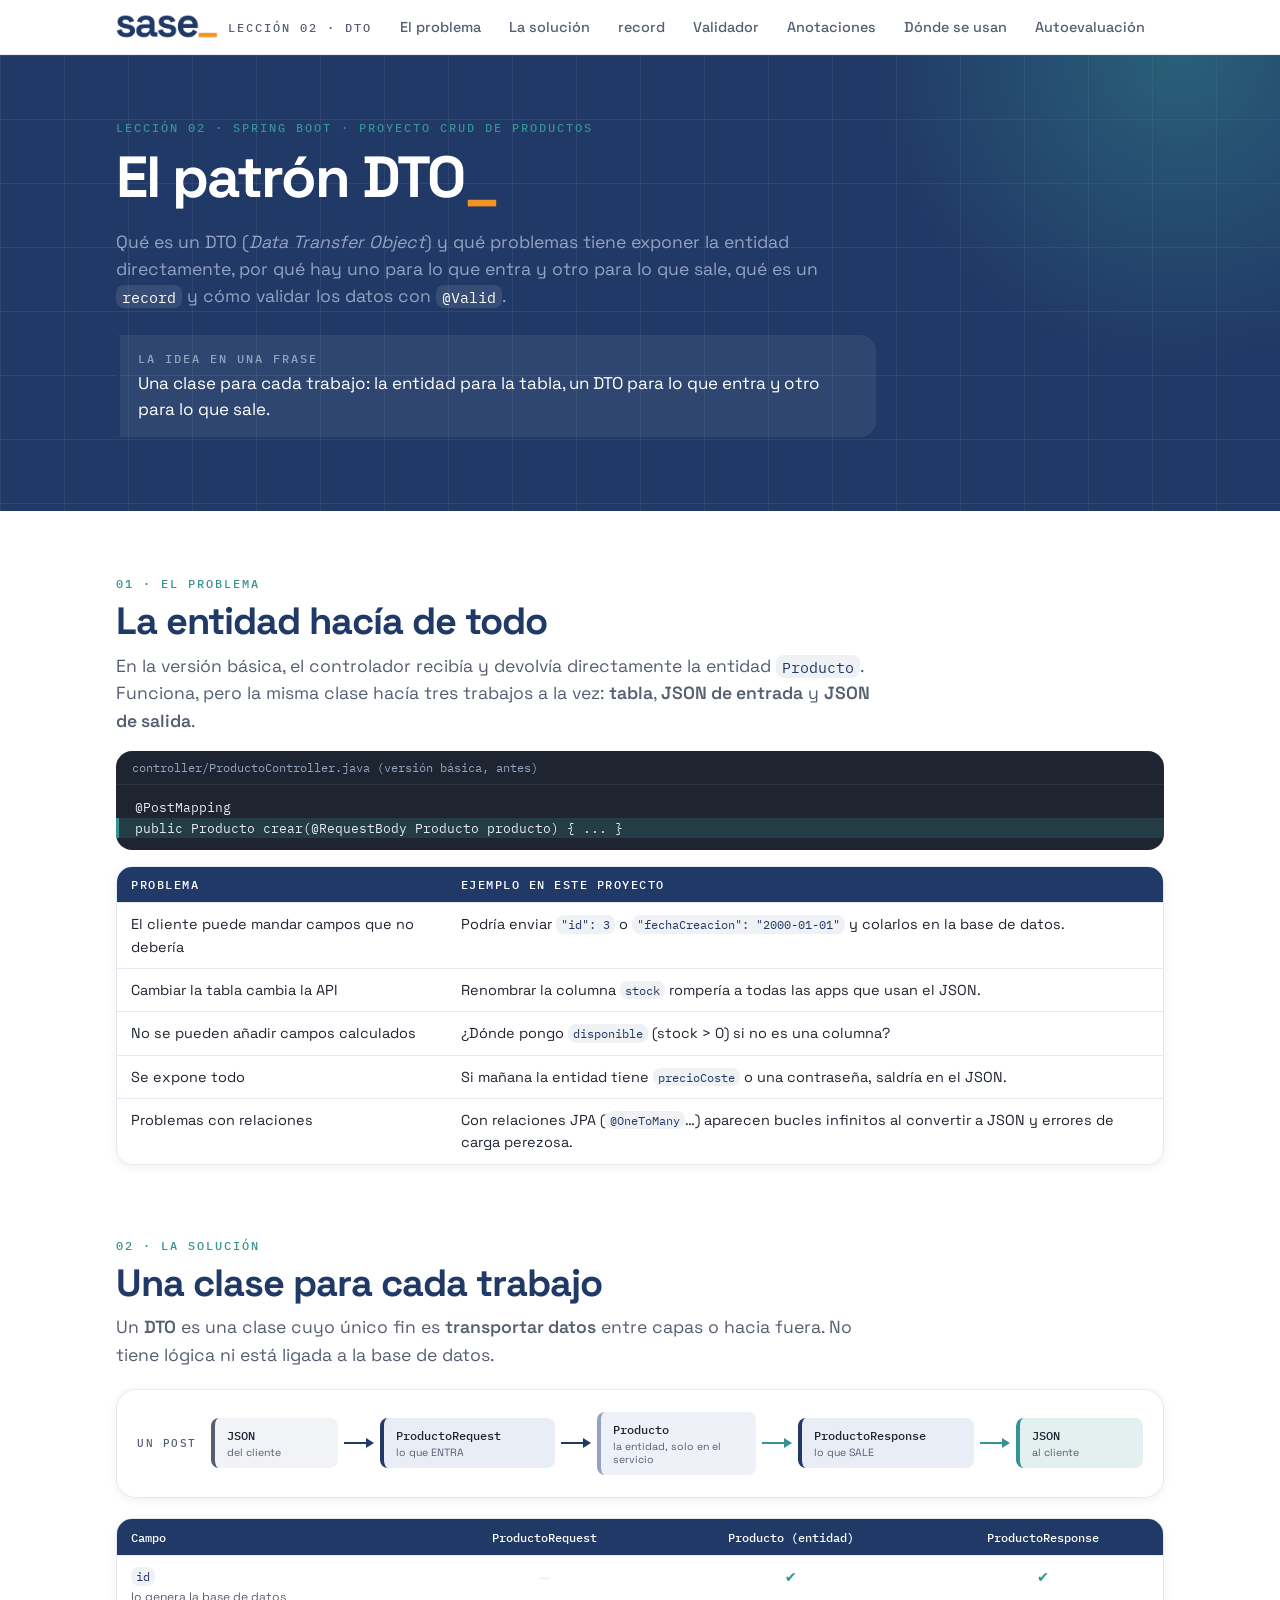
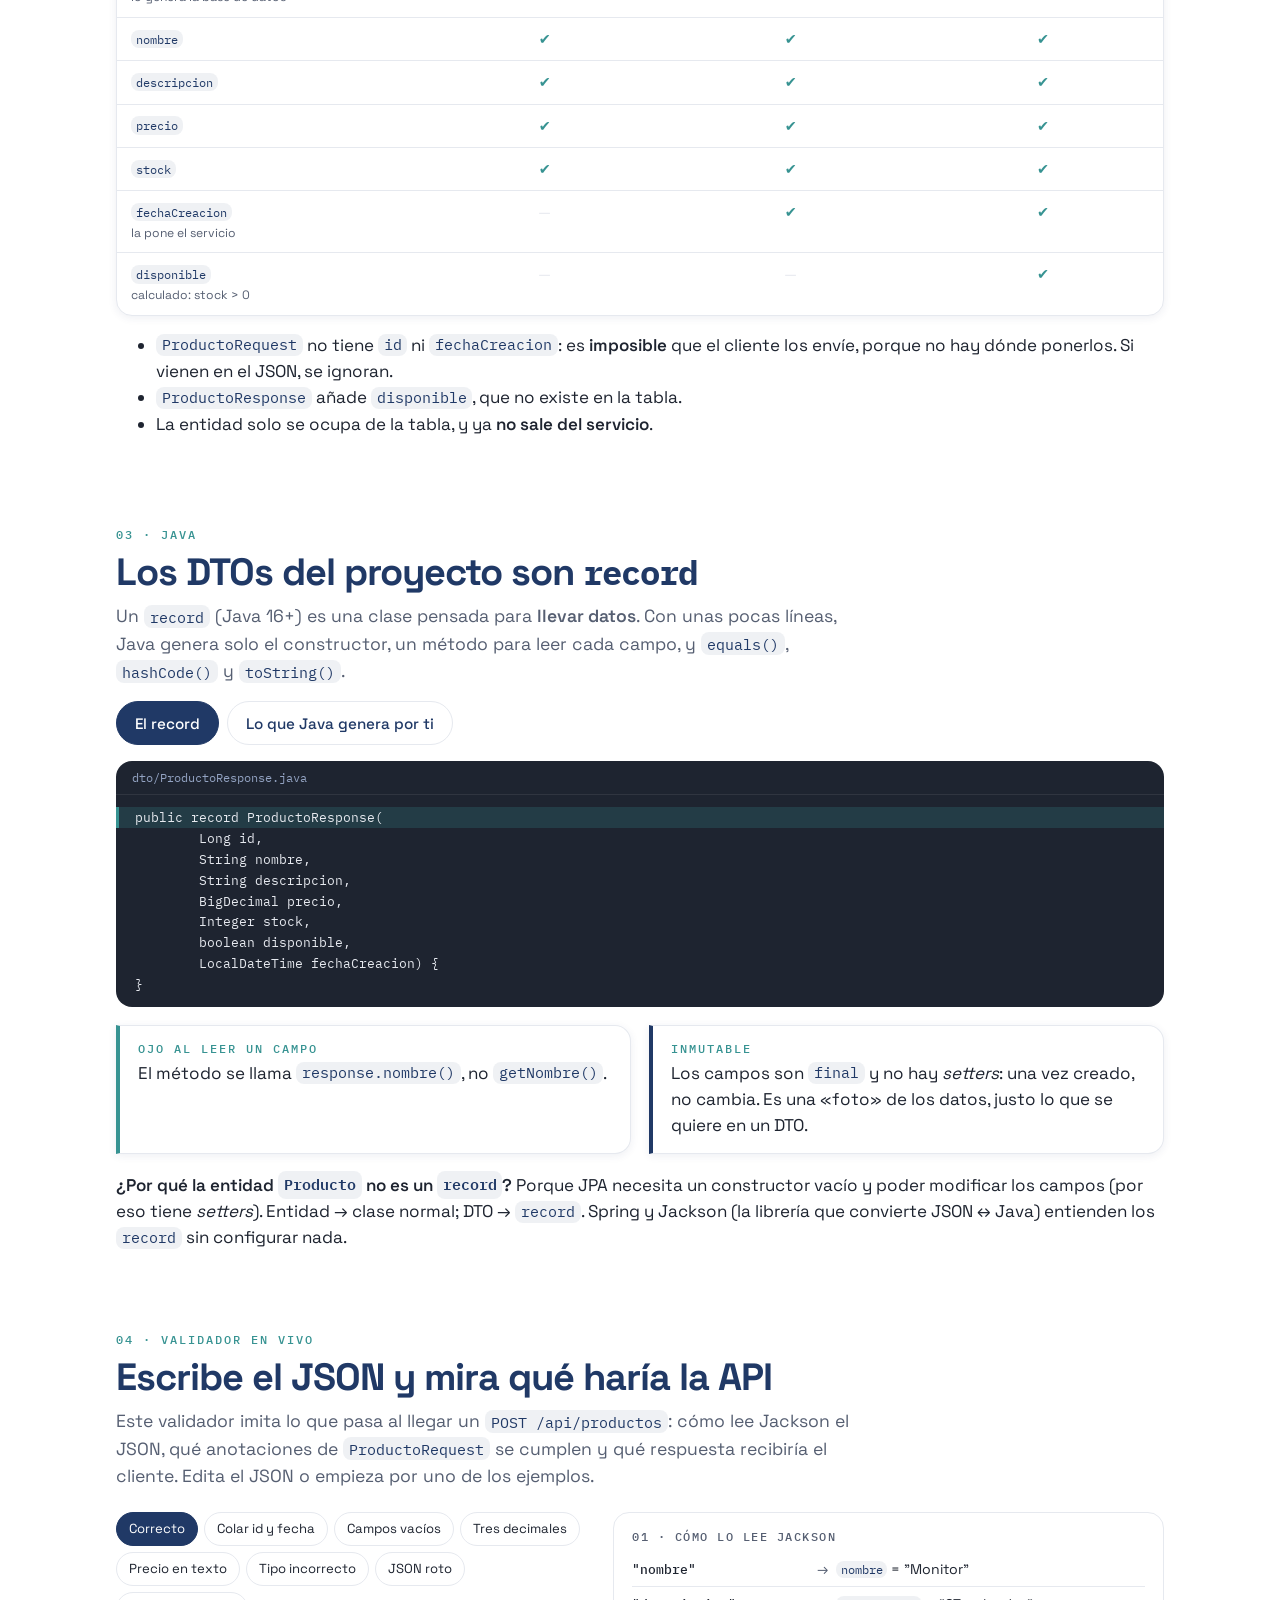
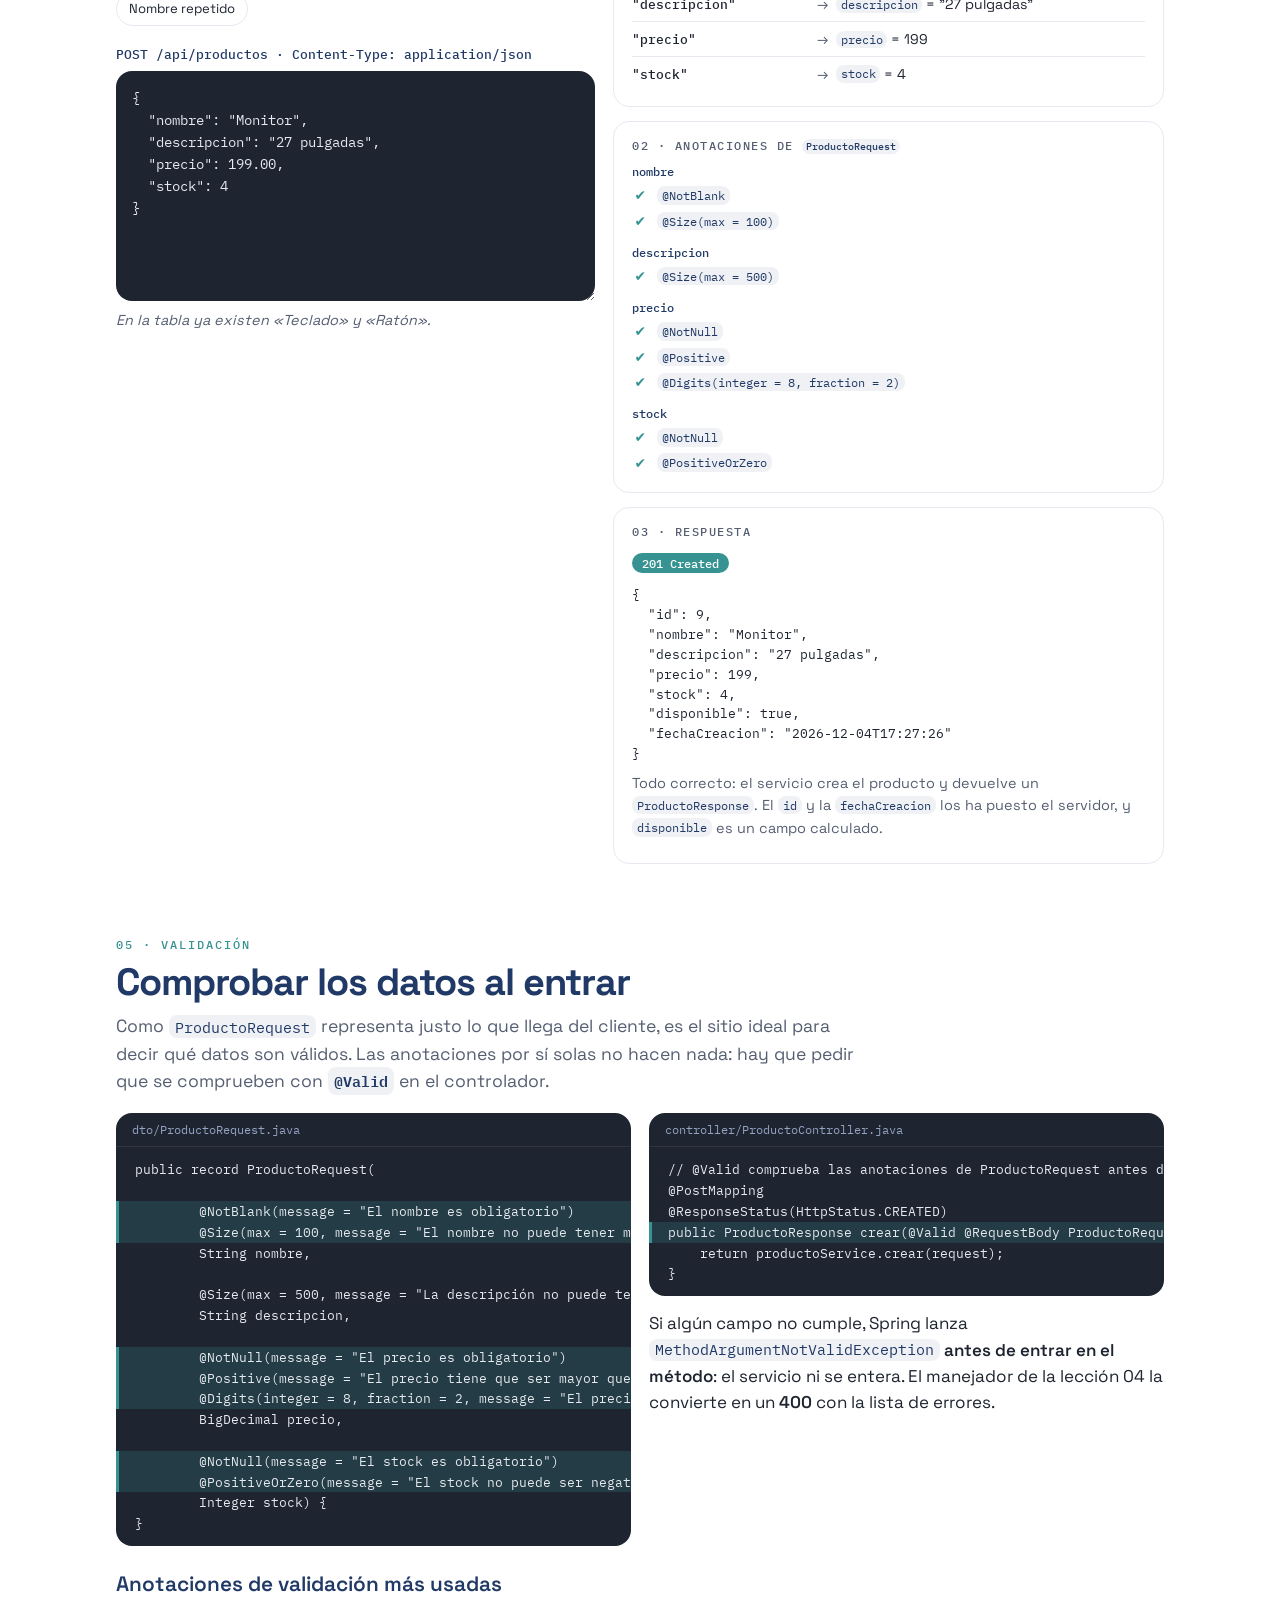
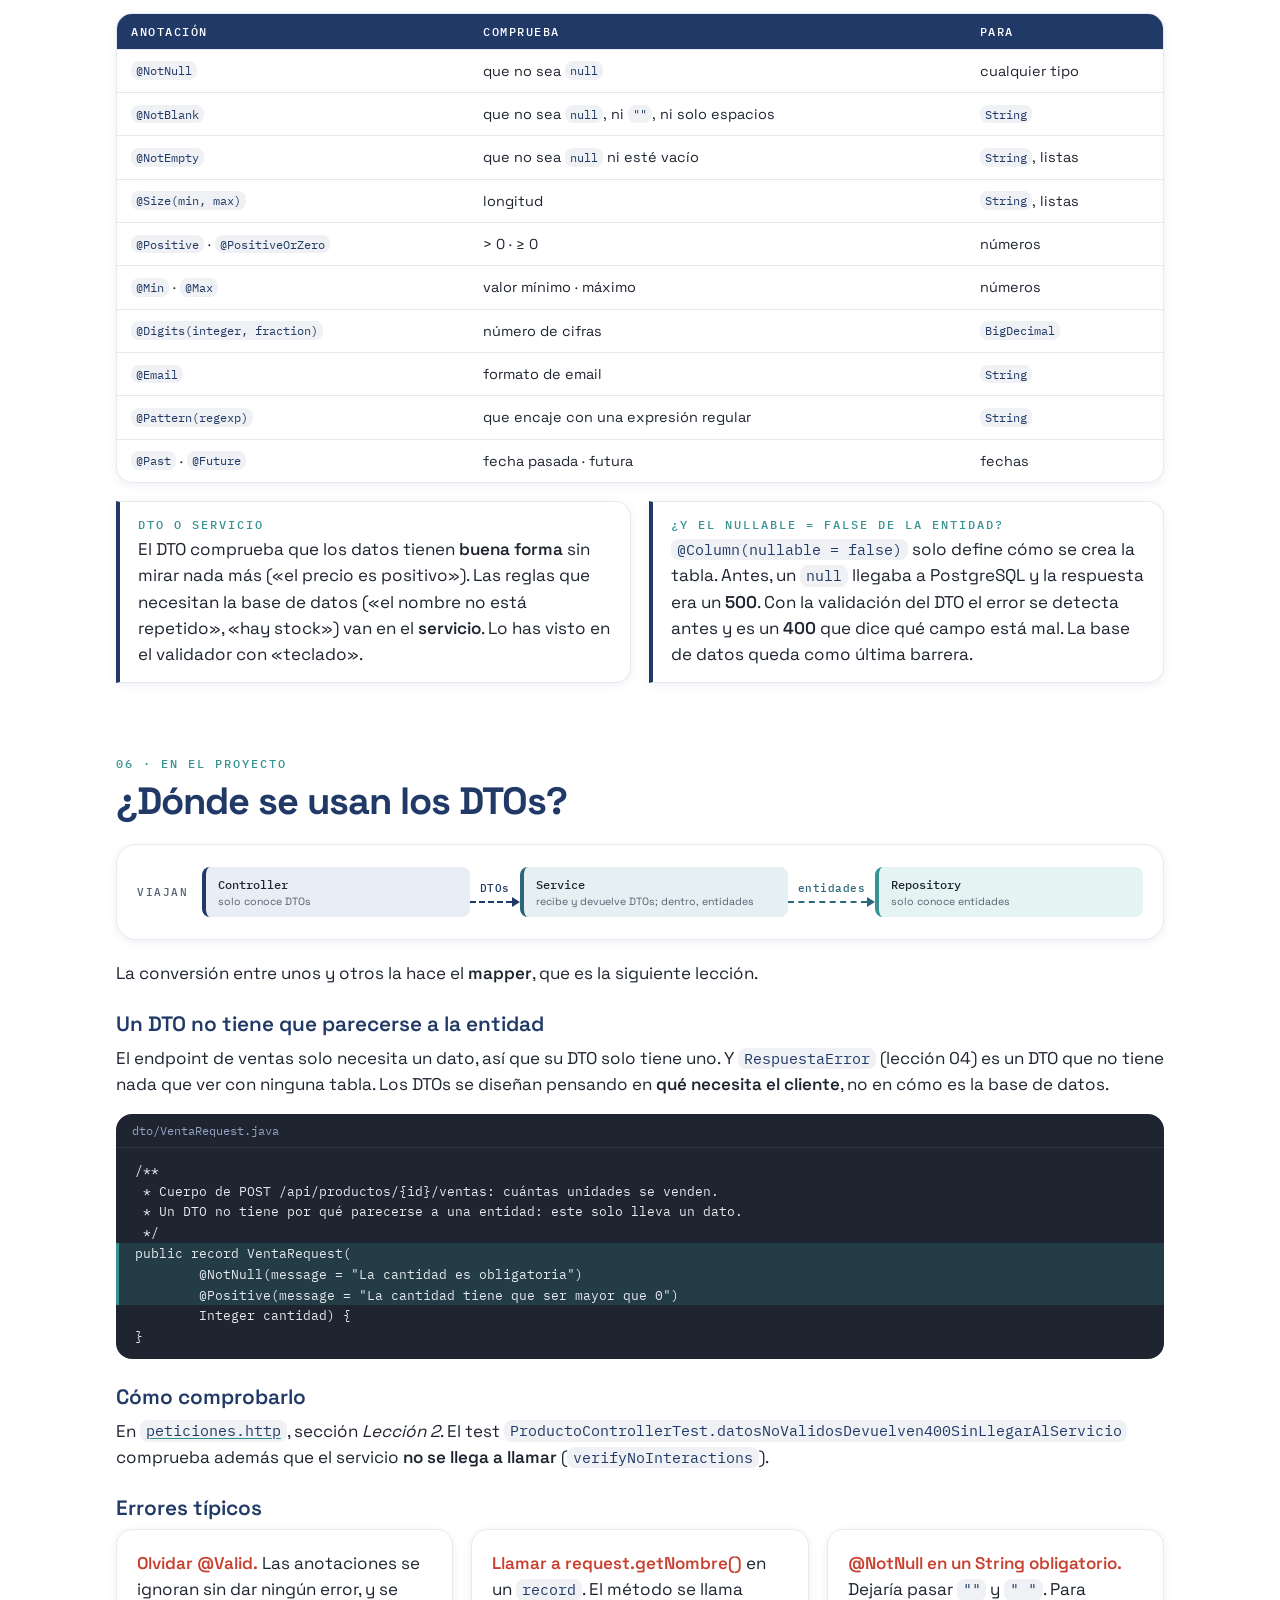
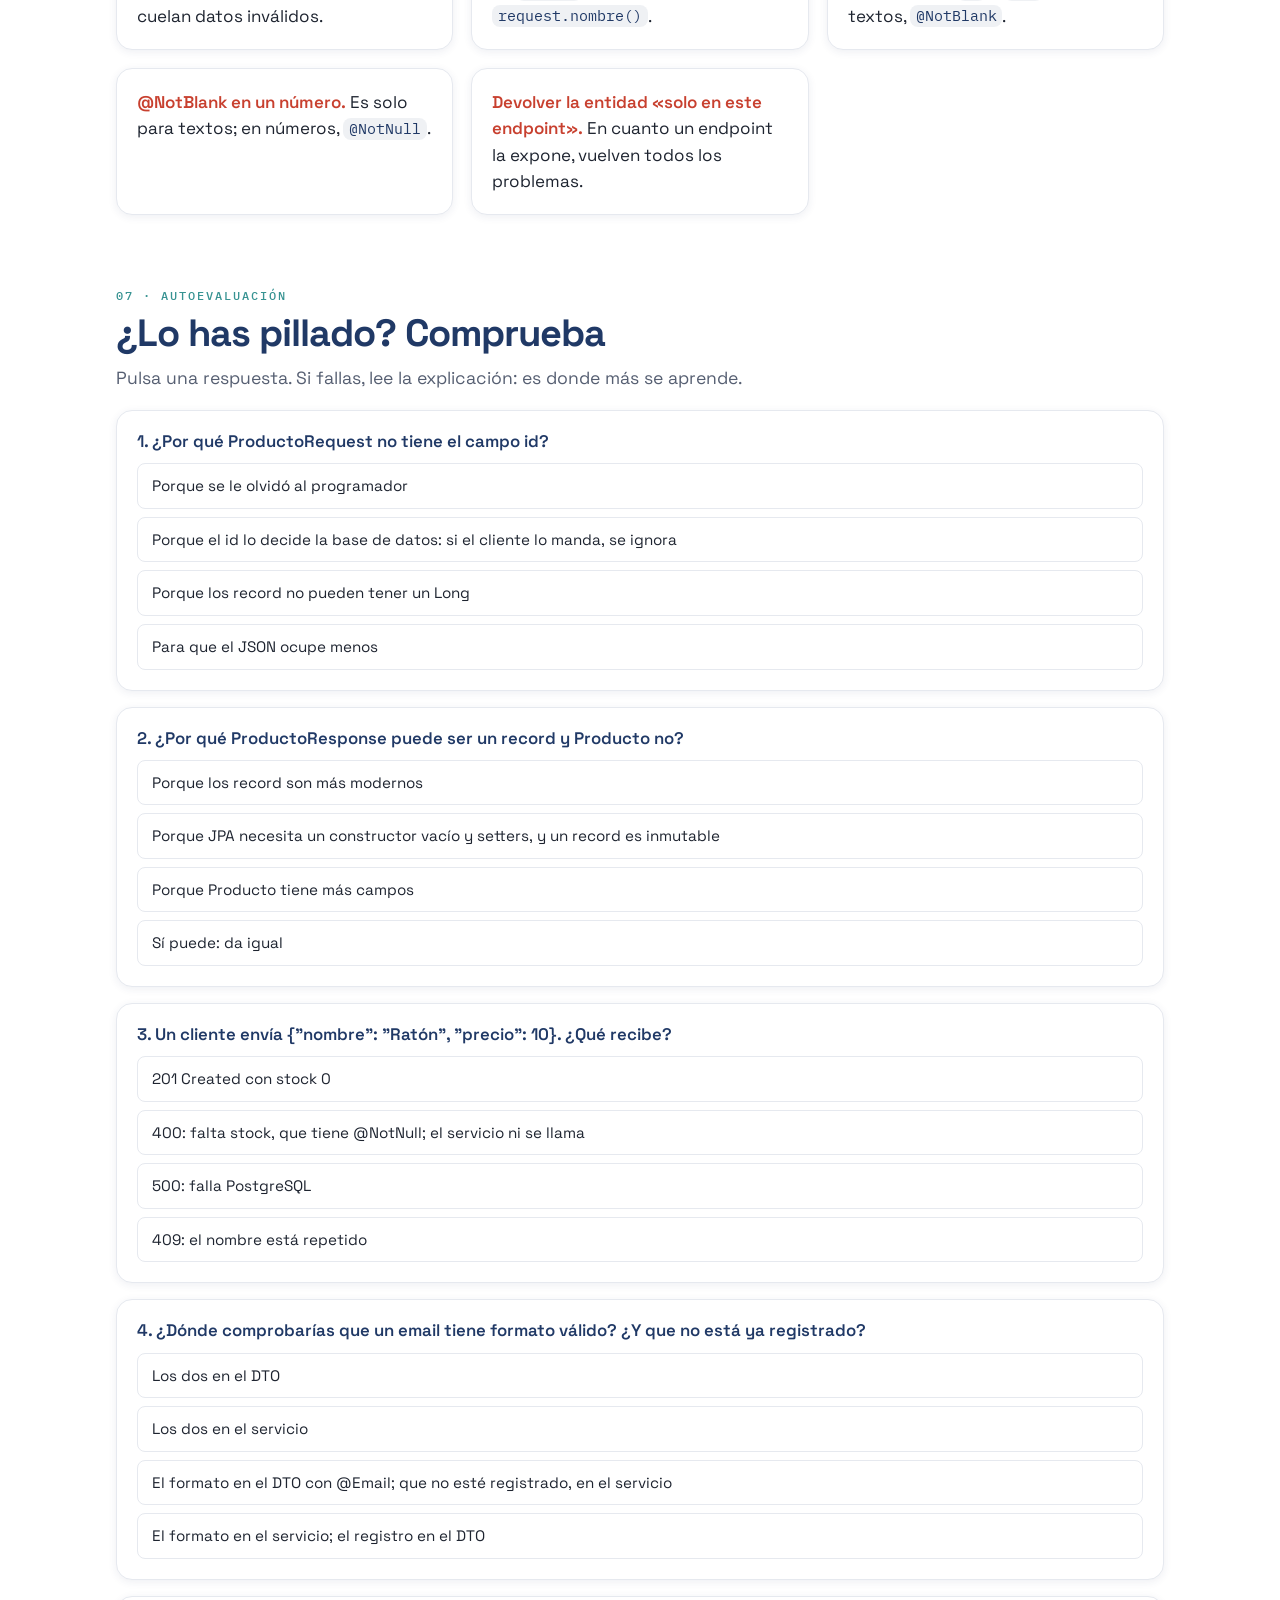
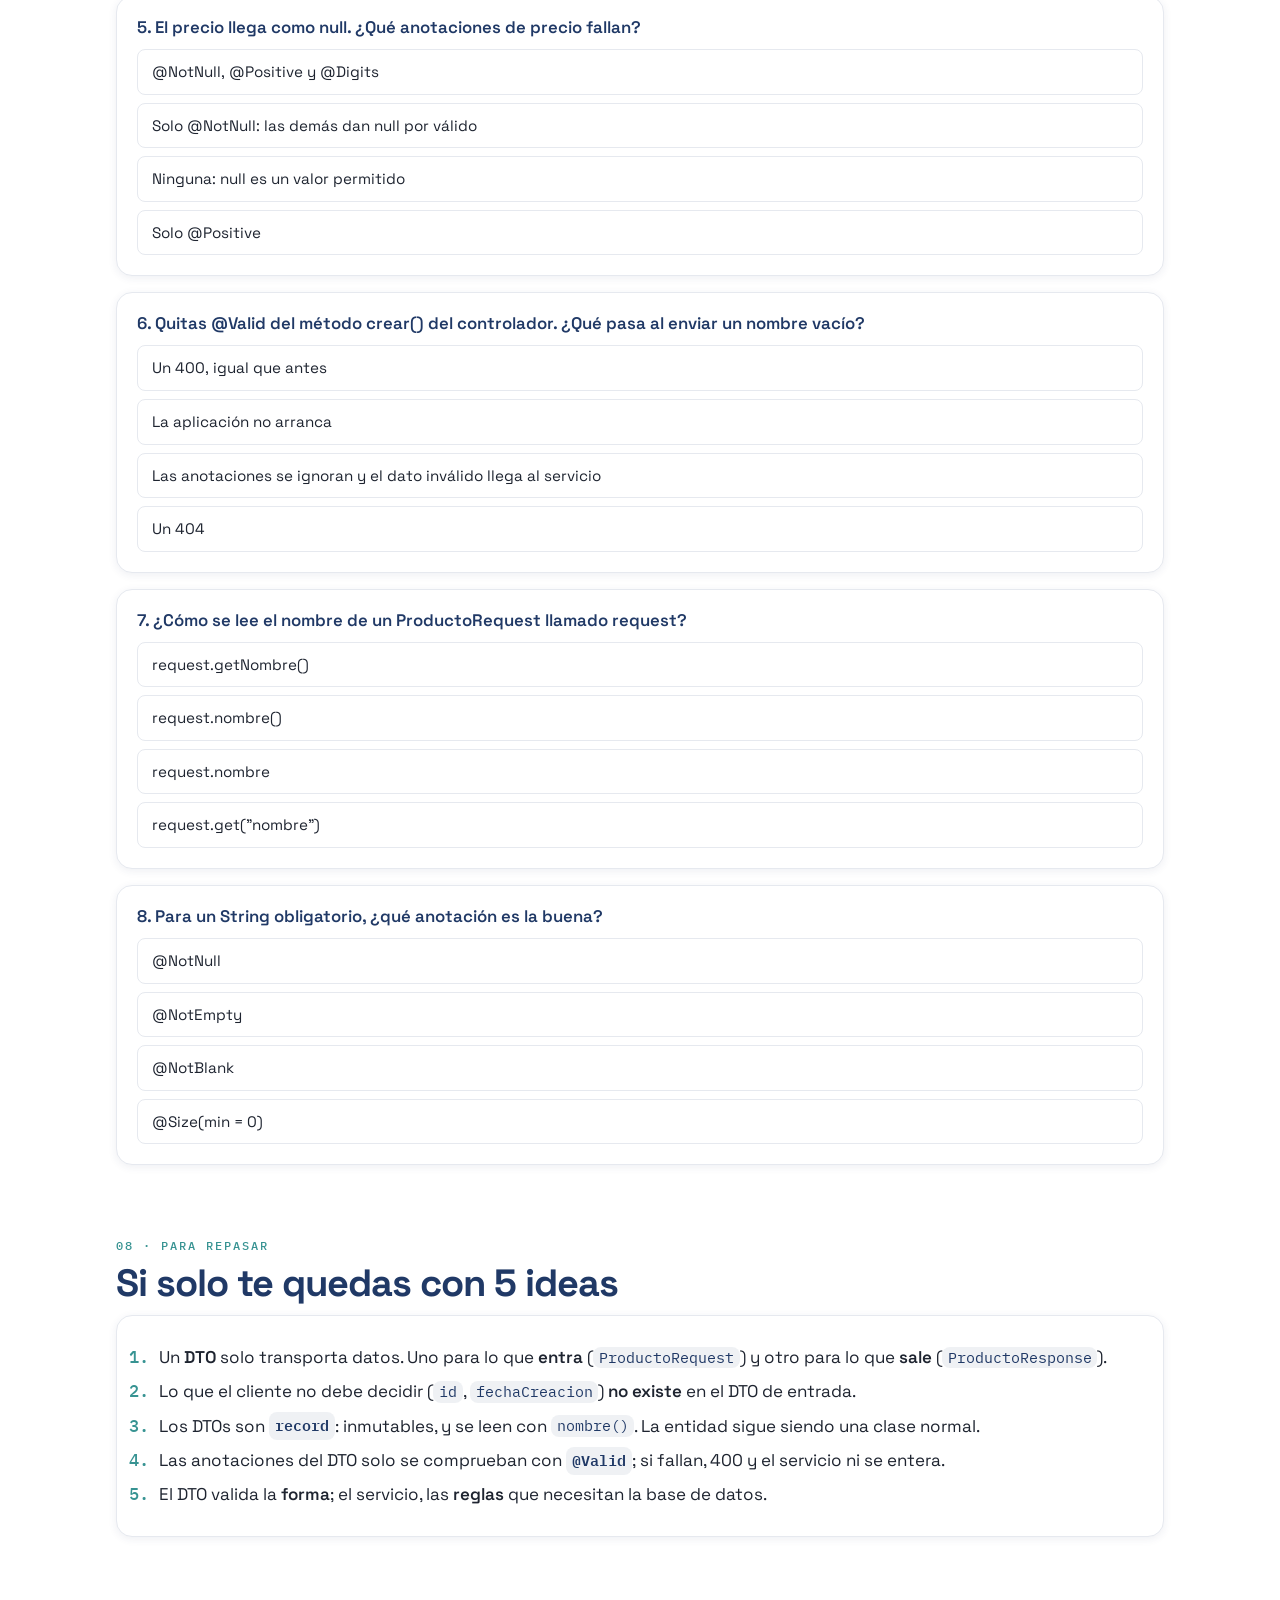
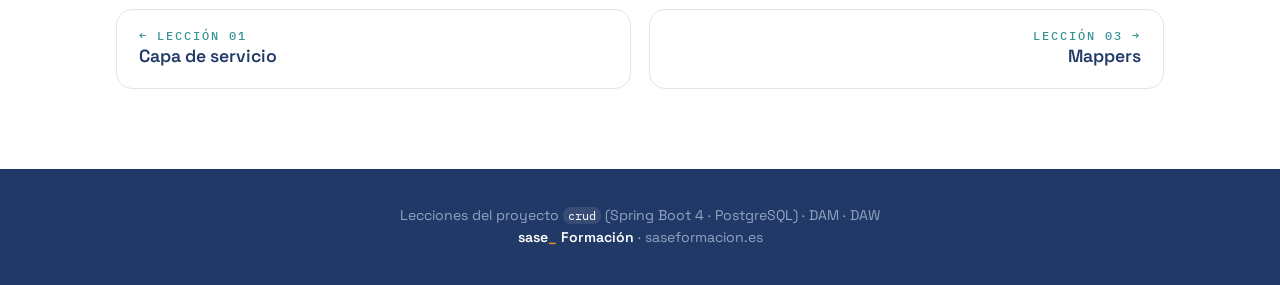
<file: docs/dto.html>
<!doctype html>
<html lang="es">
<head>
<meta charset="utf-8">
<meta name="viewport" content="width=device-width, initial-scale=1">
<title>Lección 02 · Patrón DTO · SASE Formación</title>
<meta name="description" content="El patrón DTO en Spring Boot: records de entrada y de salida y validación con @Valid, con un validador en vivo que imita al de la API.">
<link rel="preconnect" href="https://fonts.googleapis.com">
<link rel="preconnect" href="https://fonts.gstatic.com" crossorigin>
<link href="https://fonts.googleapis.com/css2?family=IBM+Plex+Mono:wght@400;500&family=Space+Grotesk:wght@400;500;600;700&display=swap" rel="stylesheet">
<link rel="stylesheet" href="assets/sase.css">
<style>
.dos { display: grid; grid-template-columns: 1fr 1fr; gap: 18px; margin-top: 18px; }
.dos > * { min-width: 0; }
@media (max-width: 860px) { .dos { grid-template-columns: 1fr; } }
.card h3:first-child { margin-top: 0; }

/* comparación de campos */
table.campos td.si-campo { color: var(--teal); font-weight: 600; text-align: center; }
table.campos td.no-campo { color: var(--line); text-align: center; }
table.campos th:not(:first-child) { text-align: center; }
table.campos th { text-transform: none; letter-spacing: 0; font-size: .78rem; }
table.campos td small { display: block; color: var(--muted); font-weight: 400; font-size: .76rem; }

/* validador */
.validador { display: grid; grid-template-columns: minmax(0, 1fr) minmax(0, 1.15fr); gap: 18px; margin-top: 22px; align-items: start; }
@media (max-width: 900px) { .validador { grid-template-columns: 1fr; } }
.presets { display: flex; flex-wrap: wrap; gap: 6px; margin-bottom: 12px; }
.presets .chip-btn { min-height: 34px; padding: 3px 12px; font-size: .82rem; }
.editor { display: grid; gap: 8px; align-content: start; }
.editor .peticion { font: 500 .8rem var(--mono); color: var(--blue); }
.editor textarea {
  width: 100%; min-height: 230px; resize: vertical;
  background: var(--code-bg); color: var(--code-text); border: 0; border-radius: 16px;
  padding: 16px; font: 400 .86rem/1.6 var(--mono);
}
.editor textarea:focus { outline: 2px solid var(--teal); outline-offset: 2px; }
.resultado { display: grid; gap: 14px; align-content: start; }
.lectura { display: grid; gap: 2px; font-size: .88rem; }
.lectura div { display: grid; grid-template-columns: minmax(0, .8fr) auto minmax(0, 1.4fr); gap: 8px; align-items: baseline; padding: 5px 0; border-bottom: 1px solid var(--line); }
.lectura div:last-child { border-bottom: 0; }
.lectura .k { font: 500 .8rem var(--mono); overflow-wrap: anywhere; }
.lectura .flecha-txt { color: var(--muted); }
.lectura .ignorado { color: var(--muted); }
.lectura .ignorado .k { text-decoration: line-through; }
.lectura .falta { color: #A35F0D; }
.reglas { display: grid; gap: 10px; }
.regla-campo h5 { margin: 0 0 4px; font: 500 .78rem var(--mono); color: var(--blue); }
.regla { display: flex; gap: 8px; align-items: baseline; font-size: .86rem; padding: 2px 0; }
.regla .m { flex: none; width: 1.2em; font-weight: 600; text-align: center; }
.regla.ok .m { color: var(--teal); }
.regla.mal .m { color: var(--error); }
.regla code { font-size: .78rem; }
.regla small { color: var(--muted); }
.nota-servicio { font-size: .9rem; color: var(--muted); margin-top: 8px; }
</style>
</head>
<body>

<header class="topbar">
  <div class="topbar-inner">
    <a class="brand" href="index.html" title="Índice de lecciones"><img src="sase_logo_rectangular.png" alt="SASE Formación"><span>Lección 02 · DTO</span></a>
    <nav class="nav" aria-label="Secciones">
      <a href="#problema">El problema</a>
      <a href="#solucion">La solución</a>
      <a href="#record">record</a>
      <a href="#validador">Validador</a>
      <a href="#anotaciones">Anotaciones</a>
      <a href="#donde">Dónde se usan</a>
      <a href="#test">Autoevaluación</a>
      <a href="#resumen">Resumen</a>
    </nav>
  </div>
</header>

<div class="hero-band">
<div class="hero">
  <div class="kicker">Lección 02 · Spring Boot · Proyecto CRUD de productos</div>
  <h1>El patrón DTO</h1>
  <p class="lead">Qué es un DTO (<em>Data Transfer Object</em>) y qué problemas tiene exponer la entidad directamente, por qué hay uno para lo que entra y otro para lo que sale, qué es un <code>record</code> y cómo validar los datos con <code>@Valid</code>.</p>
  <div class="callout key">
    <strong>La idea en una frase</strong>
    Una clase para cada trabajo: la entidad para la tabla, un DTO para lo que entra y otro para lo que sale.
  </div>
</div>
</div>

<main>

<!-- ================= PROBLEMA ================= -->
<section id="problema">
  <div class="kicker">01 · El problema</div>
  <h2>La entidad hacía de todo</h2>
  <p class="lead">En la versión básica, el controlador recibía y devolvía directamente la entidad <code>Producto</code>. Funciona, pero la misma clase hacía tres trabajos a la vez: <strong>tabla</strong>, <strong>JSON de entrada</strong> y <strong>JSON de salida</strong>.</p>
  <div class="code flotante" data-snippet="antes"></div>
  <div class="table-wrap">
    <table>
      <thead><tr><th>Problema</th><th>Ejemplo en este proyecto</th></tr></thead>
      <tbody>
        <tr><td>El cliente puede mandar campos que no debería</td><td>Podría enviar <code>"id": 3</code> o <code>"fechaCreacion": "2000-01-01"</code> y colarlos en la base de datos.</td></tr>
        <tr><td>Cambiar la tabla cambia la API</td><td>Renombrar la columna <code>stock</code> rompería a todas las apps que usan el JSON.</td></tr>
        <tr><td>No se pueden añadir campos calculados</td><td>¿Dónde pongo <code>disponible</code> (stock &gt; 0) si no es una columna?</td></tr>
        <tr><td>Se expone todo</td><td>Si mañana la entidad tiene <code>precioCoste</code> o una contraseña, saldría en el JSON.</td></tr>
        <tr><td>Problemas con relaciones</td><td>Con relaciones JPA (<code>@OneToMany</code>…) aparecen bucles infinitos al convertir a JSON y errores de carga perezosa.</td></tr>
      </tbody>
    </table>
  </div>
</section>

<!-- ================= SOLUCIÓN ================= -->
<section id="solucion">
  <div class="kicker">02 · La solución</div>
  <h2>Una clase para cada trabajo</h2>
  <p class="lead">Un <strong>DTO</strong> es una clase cuyo único fin es <strong>transportar datos</strong> entre capas o hacia fuera. No tiene lógica ni está ligada a la base de datos.</p>
  <div class="ruta" style="grid-template-columns: max-content minmax(0,.8fr) auto minmax(0,1.1fr) auto minmax(0,1fr) auto minmax(0,1.1fr) auto minmax(0,.8fr)" role="img" aria-label="El JSON entra como ProductoRequest, el servicio trabaja con la entidad Producto y devuelve un ProductoResponse que sale como JSON">
    <div class="ruta-fila">
      <span class="etq">Un POST</span>
      <div class="paso" style="--c: var(--c-cliente); --t: var(--tint-cliente)">JSON<small>del cliente</small></div><span class="fl"></span>
      <div class="paso" style="--c: var(--c-controller); --t: var(--tint-controller)">ProductoRequest<small>lo que ENTRA</small></div><span class="fl"></span>
      <div class="paso" style="--c: var(--c-model); --t: var(--tint-model)">Producto<small>la entidad, solo en el servicio</small></div><span class="fl vuelta"></span>
      <div class="paso" style="--c: var(--c-controller); --t: var(--tint-controller)">ProductoResponse<small>lo que SALE</small></div><span class="fl vuelta"></span>
      <div class="paso si">JSON<small>al cliente</small></div>
    </div>
  </div>
  <div class="table-wrap">
    <table class="campos">
      <thead><tr><th>Campo</th><th>ProductoRequest</th><th>Producto (entidad)</th><th>ProductoResponse</th></tr></thead>
      <tbody>
        <tr><td><code>id</code><small>lo genera la base de datos</small></td><td class="no-campo">—</td><td class="si-campo">✔</td><td class="si-campo">✔</td></tr>
        <tr><td><code>nombre</code></td><td class="si-campo">✔</td><td class="si-campo">✔</td><td class="si-campo">✔</td></tr>
        <tr><td><code>descripcion</code></td><td class="si-campo">✔</td><td class="si-campo">✔</td><td class="si-campo">✔</td></tr>
        <tr><td><code>precio</code></td><td class="si-campo">✔</td><td class="si-campo">✔</td><td class="si-campo">✔</td></tr>
        <tr><td><code>stock</code></td><td class="si-campo">✔</td><td class="si-campo">✔</td><td class="si-campo">✔</td></tr>
        <tr><td><code>fechaCreacion</code><small>la pone el servicio</small></td><td class="no-campo">—</td><td class="si-campo">✔</td><td class="si-campo">✔</td></tr>
        <tr><td><code>disponible</code><small>calculado: stock &gt; 0</small></td><td class="no-campo">—</td><td class="no-campo">—</td><td class="si-campo">✔</td></tr>
      </tbody>
    </table>
  </div>
  <ul style="margin-top:16px">
    <li><code>ProductoRequest</code> no tiene <code>id</code> ni <code>fechaCreacion</code>: es <strong>imposible</strong> que el cliente los envíe, porque no hay dónde ponerlos. Si vienen en el JSON, se ignoran.</li>
    <li><code>ProductoResponse</code> añade <code>disponible</code>, que no existe en la tabla.</li>
    <li>La entidad solo se ocupa de la tabla, y ya <strong>no sale del servicio</strong>.</li>
  </ul>
</section>

<!-- ================= RECORD ================= -->
<section id="record">
  <div class="kicker">03 · Java</div>
  <h2>Los DTOs del proyecto son <code>record</code></h2>
  <p class="lead">Un <code>record</code> (Java 16+) es una clase pensada para <strong>llevar datos</strong>. Con unas pocas líneas, Java genera solo el constructor, un método para leer cada campo, y <code>equals()</code>, <code>hashCode()</code> y <code>toString()</code>.</p>
  <div class="controls">
    <button class="btn primary" type="button" id="verRecord" aria-pressed="true">El record</button>
    <button class="btn" type="button" id="verClase" aria-pressed="false">Lo que Java genera por ti</button>
  </div>
  <div class="code" id="codigoRecord"></div>
  <div class="dos">
    <div class="callout warn" style="margin:0">
      <strong>Ojo al leer un campo</strong>
      El método se llama <code>response.nombre()</code>, no <code>getNombre()</code>.
    </div>
    <div class="callout" style="margin:0">
      <strong>Inmutable</strong>
      Los campos son <code>final</code> y no hay <em>setters</em>: una vez creado, no cambia. Es una «foto» de los datos, justo lo que se quiere en un DTO.
    </div>
  </div>
  <p style="margin-top:18px"><strong>¿Por qué la entidad <code>Producto</code> no es un <code>record</code>?</strong> Porque JPA necesita un constructor vacío y poder modificar los campos (por eso tiene <em>setters</em>). Entidad → clase normal; DTO → <code>record</code>. Spring y Jackson (la librería que convierte JSON ↔ Java) entienden los <code>record</code> sin configurar nada.</p>
</section>

<!-- ================= VALIDADOR ================= -->
<section id="validador">
  <div class="kicker">04 · Validador en vivo</div>
  <h2>Escribe el JSON y mira qué haría la API</h2>
  <p class="lead">Este validador imita lo que pasa al llegar un <code>POST /api/productos</code>: cómo lee Jackson el JSON, qué anotaciones de <code>ProductoRequest</code> se cumplen y qué respuesta recibiría el cliente. Edita el JSON o empieza por uno de los ejemplos.</p>

  <div class="validador">
    <div class="editor">
      <div class="presets" id="presets" role="group" aria-label="Ejemplos"></div>
      <span class="peticion">POST /api/productos · Content-Type: application/json</span>
      <textarea id="json" spellcheck="false" aria-label="Cuerpo de la petición en JSON"></textarea>
      <p class="vacio" style="margin:0">En la tabla ya existen «Teclado» y «Ratón».</p>
    </div>
    <div class="resultado" aria-live="polite">
      <div class="panel">
        <h4>01 · Cómo lo lee Jackson</h4>
        <div class="lectura" id="lectura"></div>
      </div>
      <div class="panel">
        <h4><span>02 · Anotaciones de <code>ProductoRequest</code></span></h4>
        <div class="reglas" id="reglas"></div>
      </div>
      <div class="panel">
        <h4>03 · Respuesta</h4>
        <div id="respuesta"></div>
      </div>
    </div>
  </div>
</section>

<!-- ================= ANOTACIONES ================= -->
<section id="anotaciones">
  <div class="kicker">05 · Validación</div>
  <h2>Comprobar los datos al entrar</h2>
  <p class="lead">Como <code>ProductoRequest</code> representa justo lo que llega del cliente, es el sitio ideal para decir qué datos son válidos. Las anotaciones por sí solas no hacen nada: hay que pedir que se comprueben con <strong><code>@Valid</code></strong> en el controlador.</p>
  <div class="dos">
    <div class="code" data-snippet="request"></div>
    <div>
      <div class="code" data-snippet="controller"></div>
      <p>Si algún campo no cumple, Spring lanza <code>MethodArgumentNotValidException</code> <strong>antes de entrar en el método</strong>: el servicio ni se entera. El manejador de la lección 04 la convierte en un <strong>400</strong> con la lista de errores.</p>
    </div>
  </div>

  <h3>Anotaciones de validación más usadas</h3>
  <div class="table-wrap">
    <table>
      <thead><tr><th>Anotación</th><th>Comprueba</th><th>Para</th></tr></thead>
      <tbody>
        <tr><td><code>@NotNull</code></td><td>que no sea <code>null</code></td><td>cualquier tipo</td></tr>
        <tr><td><code>@NotBlank</code></td><td>que no sea <code>null</code>, ni <code>""</code>, ni solo espacios</td><td><code>String</code></td></tr>
        <tr><td><code>@NotEmpty</code></td><td>que no sea <code>null</code> ni esté vacío</td><td><code>String</code>, listas</td></tr>
        <tr><td><code>@Size(min, max)</code></td><td>longitud</td><td><code>String</code>, listas</td></tr>
        <tr><td><code>@Positive</code> · <code>@PositiveOrZero</code></td><td>&gt; 0 · ≥ 0</td><td>números</td></tr>
        <tr><td><code>@Min</code> · <code>@Max</code></td><td>valor mínimo · máximo</td><td>números</td></tr>
        <tr><td><code>@Digits(integer, fraction)</code></td><td>número de cifras</td><td><code>BigDecimal</code></td></tr>
        <tr><td><code>@Email</code></td><td>formato de email</td><td><code>String</code></td></tr>
        <tr><td><code>@Pattern(regexp)</code></td><td>que encaje con una expresión regular</td><td><code>String</code></td></tr>
        <tr><td><code>@Past</code> · <code>@Future</code></td><td>fecha pasada · futura</td><td>fechas</td></tr>
      </tbody>
    </table>
  </div>
  <div class="dos">
    <div class="callout key" style="margin:0">
      <strong>DTO o servicio</strong>
      El DTO comprueba que los datos tienen <strong>buena forma</strong> sin mirar nada más («el precio es positivo»). Las reglas que necesitan la base de datos («el nombre no está repetido», «hay stock») van en el <strong>servicio</strong>. Lo has visto en el validador con «teclado».
    </div>
    <div class="callout" style="margin:0">
      <strong>¿Y el nullable = false de la entidad?</strong>
      <code>@Column(nullable = false)</code> solo define cómo se crea la tabla. Antes, un <code>null</code> llegaba a PostgreSQL y la respuesta era un <strong>500</strong>. Con la validación del DTO el error se detecta antes y es un <strong>400</strong> que dice qué campo está mal. La base de datos queda como última barrera.
    </div>
  </div>
</section>

<!-- ================= DÓNDE ================= -->
<section id="donde">
  <div class="kicker">06 · En el proyecto</div>
  <h2>¿Dónde se usan los DTOs?</h2>
  <div class="ruta" style="grid-template-columns: max-content minmax(0,1fr) auto minmax(0,1fr) auto minmax(0,1fr)" role="img" aria-label="Entre el controlador y el servicio viajan DTOs; entre el servicio y el repositorio, entidades">
    <div class="ruta-fila">
      <span class="etq">Viajan</span>
      <div class="paso" style="--c: var(--c-controller); --t: var(--tint-controller)">Controller<small>solo conoce DTOs</small></div>
      <div class="salto" style="color: var(--blue)">DTOs</div>
      <div class="paso" style="--c: var(--c-service); --t: var(--tint-service)">Service<small>recibe y devuelve DTOs; dentro, entidades</small></div>
      <div class="salto" style="color: #2C667C">entidades</div>
      <div class="paso" style="--c: var(--c-repository); --t: var(--tint-repository)">Repository<small>solo conoce entidades</small></div>
    </div>
  </div>
  <p>La conversión entre unos y otros la hace el <strong>mapper</strong>, que es la siguiente lección.</p>

  <h3>Un DTO no tiene que parecerse a la entidad</h3>
  <p>El endpoint de ventas solo necesita un dato, así que su DTO solo tiene uno. Y <code>RespuestaError</code> (lección 04) es un DTO que no tiene nada que ver con ninguna tabla. Los DTOs se diseñan pensando en <strong>qué necesita el cliente</strong>, no en cómo es la base de datos.</p>
  <div class="code flotante" data-snippet="venta"></div>

  <h3>Cómo comprobarlo</h3>
  <p>En <a href="https://github.com/gsanox/crud-springboot/blob/main/docs/peticiones.http"><code>peticiones.http</code></a>, sección <em>Lección 2</em>. El test <code>ProductoControllerTest.datosNoValidosDevuelven400SinLlegarAlServicio</code> comprueba además que el servicio <strong>no se llega a llamar</strong> (<code>verifyNoInteractions</code>).</p>

  <h3>Errores típicos</h3>
  <div class="grid cols-2">
    <div class="card"><b class="dont">Olvidar @Valid.</b> Las anotaciones se ignoran sin dar ningún error, y se cuelan datos inválidos.</div>
    <div class="card"><b class="dont">Llamar a request.getNombre()</b> en un <code>record</code>. El método se llama <code>request.nombre()</code>.</div>
    <div class="card"><b class="dont">@NotNull en un String obligatorio.</b> Dejaría pasar <code>""</code> y <code>"   "</code>. Para textos, <code>@NotBlank</code>.</div>
    <div class="card"><b class="dont">@NotBlank en un número.</b> Es solo para textos; en números, <code>@NotNull</code>.</div>
    <div class="card"><b class="dont">Devolver la entidad «solo en este endpoint».</b> En cuanto un endpoint la expone, vuelven todos los problemas.</div>
  </div>
</section>

<!-- ================= TEST ================= -->
<section id="test">
  <div class="kicker">07 · Autoevaluación</div>
  <h2>¿Lo has pillado? Comprueba</h2>
  <p class="lead">Pulsa una respuesta. Si fallas, lee la explicación: es donde más se aprende. <span class="score" id="score"></span></p>
  <div class="quiz" id="quiz"></div>
</section>

<!-- ================= RESUMEN ================= -->
<section id="resumen" class="summary">
  <div class="kicker">08 · Para repasar</div>
  <h2>Si solo te quedas con 5 ideas</h2>
  <div class="card">
    <ol>
      <li>Un <strong>DTO</strong> solo transporta datos. Uno para lo que <strong>entra</strong> (<code>ProductoRequest</code>) y otro para lo que <strong>sale</strong> (<code>ProductoResponse</code>).</li>
      <li>Lo que el cliente no debe decidir (<code>id</code>, <code>fechaCreacion</code>) <strong>no existe</strong> en el DTO de entrada.</li>
      <li>Los DTOs son <strong><code>record</code></strong>: inmutables, y se leen con <code>nombre()</code>. La entidad sigue siendo una clase normal.</li>
      <li>Las anotaciones del DTO solo se comprueban con <strong><code>@Valid</code></strong>; si fallan, 400 y el servicio ni se entera.</li>
      <li>El DTO valida la <strong>forma</strong>; el servicio, las <strong>reglas</strong> que necesitan la base de datos.</li>
    </ol>
  </div>
</section>

<nav class="lesson-nav" id="lessonNav" aria-label="Lecciones"></nav>

</main>

<footer>Lecciones del proyecto <code>crud</code> (Spring Boot 4 · PostgreSQL) · DAM · DAW<br><a href="https://saseformacion.es">sase<span>_</span> Formación</a> · saseformacion.es</footer>

<script src="assets/lecciones.js"></script>
<script>
/* ---------------- código real del proyecto ---------------- */
const SNIPPETS = {
  antes: { file: 'controller/ProductoController.java (versión básica, antes)', hl: [1], lines: [
    '@PostMapping',
    'public Producto crear(@RequestBody Producto producto) { ... }'] },
  record: { file: 'dto/ProductoResponse.java', hl: [0], lines: [
    'public record ProductoResponse(',
    '        Long id,',
    '        String nombre,',
    '        String descripcion,',
    '        BigDecimal precio,',
    '        Integer stock,',
    '        boolean disponible,',
    '        LocalDateTime fechaCreacion) {',
    '}'] },
  clase: { file: 'Lo que equivale a ese record (resumido)', hl: [2, 5, 15, 21], lines: [
    'public final class ProductoResponse {',
    '',
    '    private final Long id;',
    '    private final String nombre;',
    '    // ... un campo final por cada componente',
    '    public ProductoResponse(Long id, String nombre, String descripcion, BigDecimal precio,',
    '                            Integer stock, boolean disponible, LocalDateTime fechaCreacion) {',
    '        this.id = id;',
    '        this.nombre = nombre;',
    '        // ...',
    '    }',
    '',
    '    public Long id() { return id; }',
    '    public String nombre() { return nombre; }',
    '    // ... un método de lectura por campo (sin "get")',
    '    // y ningún setter',
    '',
    '    @Override public boolean equals(Object o) { ... }   // iguales si todos los campos son iguales',
    '    @Override public int hashCode() { ... }',
    '    @Override public String toString() { ... }           // ProductoResponse[id=7, nombre=Teclado, ...]',
    '',
    '}'] },
  request: { file: 'dto/ProductoRequest.java', hl: [2, 3, 9, 10, 11, 14, 15], lines: [
    'public record ProductoRequest(',
    '',
    '        @NotBlank(message = "El nombre es obligatorio")',
    '        @Size(max = 100, message = "El nombre no puede tener más de 100 caracteres")',
    '        String nombre,',
    '',
    '        @Size(max = 500, message = "La descripción no puede tener más de 500 caracteres")',
    '        String descripcion,',
    '',
    '        @NotNull(message = "El precio es obligatorio")',
    '        @Positive(message = "El precio tiene que ser mayor que 0")',
    '        @Digits(integer = 8, fraction = 2, message = "El precio admite como mucho 8 cifras enteras y 2 decimales")',
    '        BigDecimal precio,',
    '',
    '        @NotNull(message = "El stock es obligatorio")',
    '        @PositiveOrZero(message = "El stock no puede ser negativo")',
    '        Integer stock) {',
    '}'] },
  controller: { file: 'controller/ProductoController.java', hl: [3], lines: [
    '// @Valid comprueba las anotaciones de ProductoRequest antes de entrar en el método',
    '@PostMapping',
    '@ResponseStatus(HttpStatus.CREATED)',
    'public ProductoResponse crear(@Valid @RequestBody ProductoRequest request) {',
    '    return productoService.crear(request);',
    '}'] },
  venta: { file: 'dto/VentaRequest.java', hl: [4, 5, 6], lines: [
    '/**',
    ' * Cuerpo de POST /api/productos/{id}/ventas: cuántas unidades se venden.',
    ' * Un DTO no tiene por qué parecerse a una entidad: este solo lleva un dato.',
    ' */',
    'public record VentaRequest(',
    '        @NotNull(message = "La cantidad es obligatoria")',
    '        @Positive(message = "La cantidad tiene que ser mayor que 0")',
    '        Integer cantidad) {',
    '}'] }
};
document.querySelectorAll('[data-snippet]').forEach(el => {
  const s = SNIPPETS[el.dataset.snippet];
  renderCode(el, s.file, s.lines, s.hl);
});

/* record ↔ clase equivalente */
(function () {
  const caja = document.getElementById('codigoRecord');
  const bR = document.getElementById('verRecord'), bC = document.getElementById('verClase');
  function ver(cual) {
    const s = SNIPPETS[cual];
    renderCode(caja, s.file, s.lines, s.hl);
    bR.setAttribute('aria-pressed', String(cual === 'record'));
    bC.setAttribute('aria-pressed', String(cual === 'clase'));
    bR.classList.toggle('primary', cual === 'record');
    bC.classList.toggle('primary', cual === 'clase');
  }
  bR.addEventListener('click', () => ver('record'));
  bC.addEventListener('click', () => ver('clase'));
  ver('record');
})();

/* ---------------- validador ----------------
   Imita a Jackson (lectura del JSON) y a Bean Validation (anotaciones de ProductoRequest). */
(function () {
  const $ = id => document.getElementById(id);
  const EXISTENTES = ['teclado', 'ratón'];
  const PRESETS = [
    ['Correcto', { nombre: 'Monitor', descripcion: '27 pulgadas', precio: 199.00, stock: 4 }],
    ['Colar id y fecha', { id: 999, fechaCreacion: '2000-01-01T00:00:00', nombre: 'Webcam', precio: 39.90, stock: 0 }],
    ['Campos vacíos', { nombre: '   ', precio: -5 }],
    ['Tres decimales', { nombre: 'Monitor', precio: 199.999, stock: 3 }],
    ['Precio en texto', { nombre: 'Auriculares', precio: '24.90', stock: 7 }],
    ['Tipo incorrecto', { nombre: 'Ratón', precio: 'caro', stock: 1 }],
    ['JSON roto', null],
    ['Nombre repetido', { nombre: 'teclado', precio: 10, stock: 1 }]
  ];
  const CAMPOS = ['nombre', 'descripcion', 'precio', 'stock'];

  function escribir(obj) {
    $('json').value = obj === null ? '{\n  "nombre": "Ratón",\n  "precio": 19.90\n' : JSON.stringify(obj, null, 2).replace('"precio": 199,', '"precio": 199.00,');
    analizar();
  }

  function fila(clase, clave, destino) {
    const d = document.createElement('div');
    if (clase) d.className = clase;
    const k = document.createElement('span'); k.className = 'k'; k.textContent = clave;
    const f = document.createElement('span'); f.className = 'flecha-txt'; f.textContent = '→';
    const v = document.createElement('span'); v.innerHTML = destino;
    d.append(k, f, v);
    return d;
  }

  function responder(estado, texto, cuerpo, nota) {
    const caja = $('respuesta');
    caja.innerHTML = '';
    const chip = document.createElement('span');
    chip.className = 'estado-http' + (estado >= 400 ? ' err' : '');
    chip.textContent = estado + ' ' + texto;
    const pre = document.createElement('pre');
    pre.className = 'respuesta-http';
    pre.style.marginTop = '10px';
    pre.textContent = cuerpo;
    caja.append(chip, pre);
    if (nota) {
      const p = document.createElement('p');
      p.className = 'nota-servicio';
      p.innerHTML = nota;
      caja.appendChild(p);
    }
  }

  function errorJson(estado, error, mensaje, errores) {
    return JSON.stringify({ fecha: ahoraLocal(), estado: estado, error: error, mensaje: mensaje, ruta: '/api/productos', errores: errores || {} }, null, 2);
  }

  // Convierte un valor JSON al tipo Java del campo, como haría Jackson. Devuelve { ok, valor, nota }
  function convertir(campo, v) {
    if (v === null || v === undefined) return { ok: true, valor: null };
    if (campo === 'nombre' || campo === 'descripcion') {
      if (typeof v === 'object') return { ok: false };
      return { ok: true, valor: String(v), nota: typeof v === 'string' ? '' : ' (convertido a texto)' };
    }
    if (campo === 'precio') {
      if (typeof v === 'number') return { ok: true, valor: String(v) };
      if (typeof v === 'string' && /^\s*-?\d+(\.\d+)?\s*$/.test(v)) return { ok: true, valor: v.trim(), nota: ' (Jackson convierte el texto en número)' };
      return { ok: false };
    }
    if (campo === 'stock') {
      if (typeof v === 'number') {
        if (!Number.isInteger(v)) return { ok: true, valor: Math.trunc(v), nota: ' (Jackson quita los decimales)' };
        return { ok: true, valor: v };
      }
      if (typeof v === 'string' && /^\s*-?\d+\s*$/.test(v)) return { ok: true, valor: parseInt(v, 10), nota: ' (Jackson convierte el texto en número)' };
      return { ok: false };
    }
  }

  function cifras(texto) {
    const t = texto.replace('-', '');
    const [ent, dec] = t.split('.');
    return { enteras: ent.replace(/^0+(?=\d)/, '').length, decimales: dec ? dec.length : 0 };
  }

  // Anotaciones de ProductoRequest, en el orden en que están declaradas
  function validar(r) {
    const nb = r.nombre, desc = r.descripcion, pr = r.precio, st = r.stock;
    const nulo = '<small>null se da por válido: de eso se encarga @NotNull</small>';
    return {
      nombre: [
        ['@NotBlank', nb !== null && nb.trim() !== '', 'El nombre es obligatorio'],
        ['@Size(max = 100)', nb === null || nb.length <= 100, 'El nombre no puede tener más de 100 caracteres', nb === null ? nulo : '']
      ],
      descripcion: [
        ['@Size(max = 500)', desc === null || desc.length <= 500, 'La descripción no puede tener más de 500 caracteres', desc === null ? '<small>opcional: null es válido</small>' : '']
      ],
      precio: [
        ['@NotNull', pr !== null, 'El precio es obligatorio'],
        ['@Positive', pr === null || parseFloat(pr) > 0, 'El precio tiene que ser mayor que 0', pr === null ? nulo : ''],
        ['@Digits(integer = 8, fraction = 2)', pr === null || (cifras(pr).enteras <= 8 && cifras(pr).decimales <= 2), 'El precio admite como mucho 8 cifras enteras y 2 decimales', pr === null ? nulo : '']
      ],
      stock: [
        ['@NotNull', st !== null, 'El stock es obligatorio'],
        ['@PositiveOrZero', st === null || st >= 0, 'El stock no puede ser negativo', st === null ? nulo : '']
      ]
    };
  }

  function analizar() {
    const lectura = $('lectura'), reglas = $('reglas');
    lectura.innerHTML = ''; reglas.innerHTML = '';
    let datos;
    try { datos = JSON.parse($('json').value); } catch (e) { datos = undefined; }

    if (datos === undefined || datos === null || typeof datos !== 'object' || Array.isArray(datos)) {
      lectura.appendChild(fila('falta', '(cuerpo)', 'No es un objeto JSON válido: Jackson no puede leerlo.'));
      reglas.innerHTML = '<p class="vacio" style="margin:0">No se llega a validar: falla antes, al leer el JSON.</p>';
      responder(400, 'Bad Request', errorJson(400, 'Bad Request', 'El cuerpo de la petición no es un JSON válido o algún campo tiene un tipo incorrecto'),
        'Spring lanza <code>HttpMessageNotReadableException</code> al leer el cuerpo. Ni la validación ni el servicio llegan a ejecutarse.');
      return;
    }

    // 01 · lectura
    const r = {};
    let tipoMal = null;
    Object.keys(datos).forEach(k => {
      if (!CAMPOS.includes(k)) {
        lectura.appendChild(fila('ignorado', '"' + k + '"', 'Ignorado: <code>ProductoRequest</code> no tiene este campo'));
      }
    });
    CAMPOS.forEach(c => {
      if (!(c in datos)) {
        r[c] = null;
        lectura.appendChild(fila('falta', c, 'No viene en el JSON: queda <code>null</code>'));
        return;
      }
      const conv = convertir(c, datos[c]);
      if (!conv.ok) {
        tipoMal = tipoMal || c;
        lectura.appendChild(fila('falta', '"' + c + '"', '<strong>No se puede convertir</strong> ' + JSON.stringify(datos[c]) + ' al tipo del campo'));
        return;
      }
      r[c] = conv.valor;
      lectura.appendChild(fila('', '"' + c + '"', '<code>' + c + '</code> = ' + (conv.valor === null ? 'null' : c === 'precio' ? conv.valor : JSON.stringify(conv.valor)) + (conv.nota || '')));
    });

    if (tipoMal) {
      reglas.innerHTML = '<p class="vacio" style="margin:0">No se llega a validar: Jackson no ha podido crear el <code>ProductoRequest</code>.</p>';
      responder(400, 'Bad Request', errorJson(400, 'Bad Request', 'El cuerpo de la petición no es un JSON válido o algún campo tiene un tipo incorrecto'),
        'El JSON está bien escrito, pero <code>' + tipoMal + '</code> no tiene un valor del tipo correcto: también es <code>HttpMessageNotReadableException</code>.');
      return;
    }

    // 02 · validación
    const res = validar(r);
    const errores = {};
    Object.keys(res).forEach(campo => {
      const bloque = document.createElement('div');
      bloque.className = 'regla-campo';
      const h = document.createElement('h5');
      h.textContent = campo;
      bloque.appendChild(h);
      res[campo].forEach(([anot, ok, msg, extra]) => {
        const d = document.createElement('div');
        d.className = 'regla ' + (ok ? 'ok' : 'mal');
        d.innerHTML = '<span class="m">' + (ok ? '✔' : '✘') + '</span><span><code>' + anot + '</code> ' + (ok ? (extra || '') : '<small>' + msg + '</small>') + '</span>';
        bloque.appendChild(d);
        if (!ok && !(campo in errores)) errores[campo] = msg;
      });
      reglas.appendChild(bloque);
    });

    if (Object.keys(errores).length) {
      responder(400, 'Bad Request', errorJson(400, 'Bad Request', 'Hay campos con valores no válidos', errores),
        '<code>@Valid</code> falla y Spring lanza <code>MethodArgumentNotValidException</code> <strong>sin entrar en el método</strong>. El manejador global se queda con un error por campo.');
      return;
    }

    // 03 · pasa la validación: entra en el servicio
    if (EXISTENTES.includes(r.nombre.trim().toLowerCase())) {
      responder(409, 'Conflict', errorJson(409, 'Conflict', "Ya existe un producto con el nombre '" + r.nombre + "'"),
        'El DTO es válido, así que se entra en <code>ProductoService.crear()</code>. Allí salta la <strong>regla de negocio</strong> del nombre único (lección 01): eso no lo puede comprobar el DTO.');
      return;
    }
    const respuesta = { id: 9, nombre: r.nombre, descripcion: r.descripcion, precio: r.precio, stock: r.stock, disponible: r.stock > 0, fechaCreacion: ahoraLocal() };
    responder(201, 'Created', JSON.stringify(respuesta, null, 2).replace(/"precio": "([\d.-]+)"/, '"precio": $1'),
      'Todo correcto: el servicio crea el producto y devuelve un <code>ProductoResponse</code>. El <code>id</code> y la <code>fechaCreacion</code> los ha puesto el servidor, y <code>disponible</code> es un campo calculado.');
  }

  const presets = $('presets');
  PRESETS.forEach(([t, obj], i) => {
    const b = document.createElement('button');
    b.type = 'button';
    b.className = 'chip-btn';
    b.textContent = t;
    b.setAttribute('aria-pressed', String(i === 0));
    b.addEventListener('click', () => {
      presets.querySelectorAll('button').forEach(x => x.setAttribute('aria-pressed', String(x === b)));
      escribir(obj);
    });
    presets.appendChild(b);
  });
  let espera;
  $('json').addEventListener('input', () => {
    presets.querySelectorAll('button').forEach(x => x.setAttribute('aria-pressed', 'false'));
    clearTimeout(espera);
    espera = setTimeout(analizar, 250);
  });
  escribir(PRESETS[0][1]);
})();

/* ---------------- autoevaluación ---------------- */
crearTest([
  { q: '¿Por qué ProductoRequest no tiene el campo id?',
    opts: ['Porque se le olvidó al programador', 'Porque el id lo decide la base de datos: si el cliente lo manda, se ignora', 'Porque los record no pueden tener un Long', 'Para que el JSON ocupe menos'], ok: 1,
    why: 'Lo que el cliente no debe decidir no existe en el DTO de entrada. Jackson ignora los campos del JSON que el record no tiene.' },
  { q: '¿Por qué ProductoResponse puede ser un record y Producto no?',
    opts: ['Porque los record son más modernos', 'Porque JPA necesita un constructor vacío y setters, y un record es inmutable', 'Porque Producto tiene más campos', 'Sí puede: da igual'], ok: 1,
    why: 'Un DTO se crea de una vez y no cambia. JPA tiene que poder crear la entidad vacía y rellenarla o modificarla.' },
  { q: 'Un cliente envía {"nombre": "Ratón", "precio": 10}. ¿Qué recibe?',
    opts: ['201 Created con stock 0', '400: falta stock, que tiene @NotNull; el servicio ni se llama', '500: falla PostgreSQL', '409: el nombre está repetido'], ok: 1,
    why: 'stock queda null y @NotNull falla. La validación ocurre al entrar en el controlador, antes de llamar al servicio. (El nombre repetido lo comprobaría el servicio, pero no se llega.)' },
  { q: '¿Dónde comprobarías que un email tiene formato válido? ¿Y que no está ya registrado?',
    opts: ['Los dos en el DTO', 'Los dos en el servicio', 'El formato en el DTO con @Email; que no esté registrado, en el servicio', 'El formato en el servicio; el registro en el DTO'], ok: 2,
    why: 'El formato se ve mirando solo el dato. Saber si ya existe obliga a consultar la base de datos: es una regla de negocio.' },
  { q: 'El precio llega como null. ¿Qué anotaciones de precio fallan?',
    opts: ['@NotNull, @Positive y @Digits', 'Solo @NotNull: las demás dan null por válido', 'Ninguna: null es un valor permitido', 'Solo @Positive'], ok: 1,
    why: 'En Bean Validation casi todas las anotaciones consideran válido el null. Por eso, si un campo es obligatorio, hace falta @NotNull (o @NotBlank en textos).' },
  { q: 'Quitas @Valid del método crear() del controlador. ¿Qué pasa al enviar un nombre vacío?',
    opts: ['Un 400, igual que antes', 'La aplicación no arranca', 'Las anotaciones se ignoran y el dato inválido llega al servicio', 'Un 404'], ok: 2,
    why: 'Las anotaciones del DTO no hacen nada por sí solas: @Valid es lo que pide que se comprueben. Sin él, no hay ningún aviso.' },
  { q: '¿Cómo se lee el nombre de un ProductoRequest llamado request?',
    opts: ['request.getNombre()', 'request.nombre()', 'request.nombre', 'request.get("nombre")'], ok: 1,
    why: 'Los record generan un método con el mismo nombre que el campo, sin el prefijo get.' },
  { q: 'Para un String obligatorio, ¿qué anotación es la buena?',
    opts: ['@NotNull', '@NotEmpty', '@NotBlank', '@Size(min = 0)'], ok: 2,
    why: '@NotNull deja pasar "" y "   ". @NotBlank rechaza null, vacío y solo espacios.' }
], { quiz: document.getElementById('quiz'), score: document.getElementById('score'), leccion: 'dto' });

iniciarLeccion('dto');
</script>
</body>
</html>
</file>
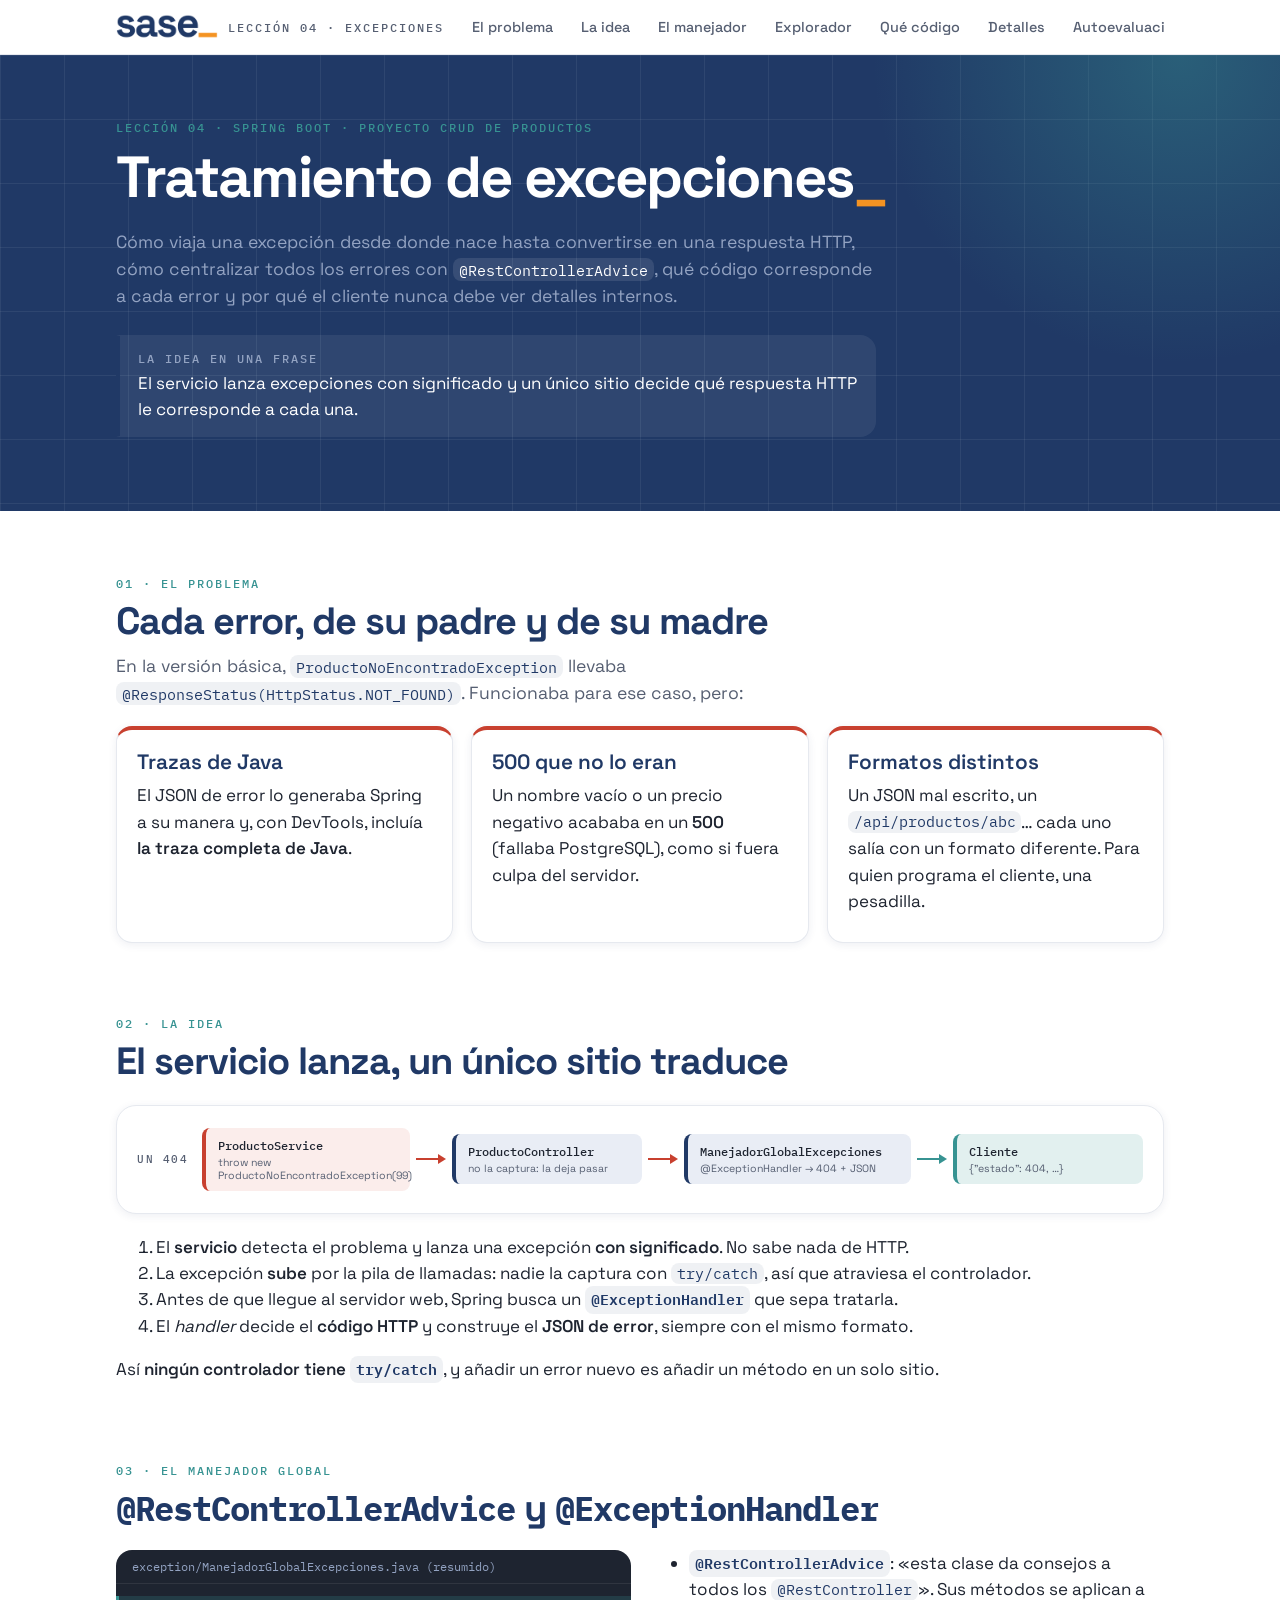
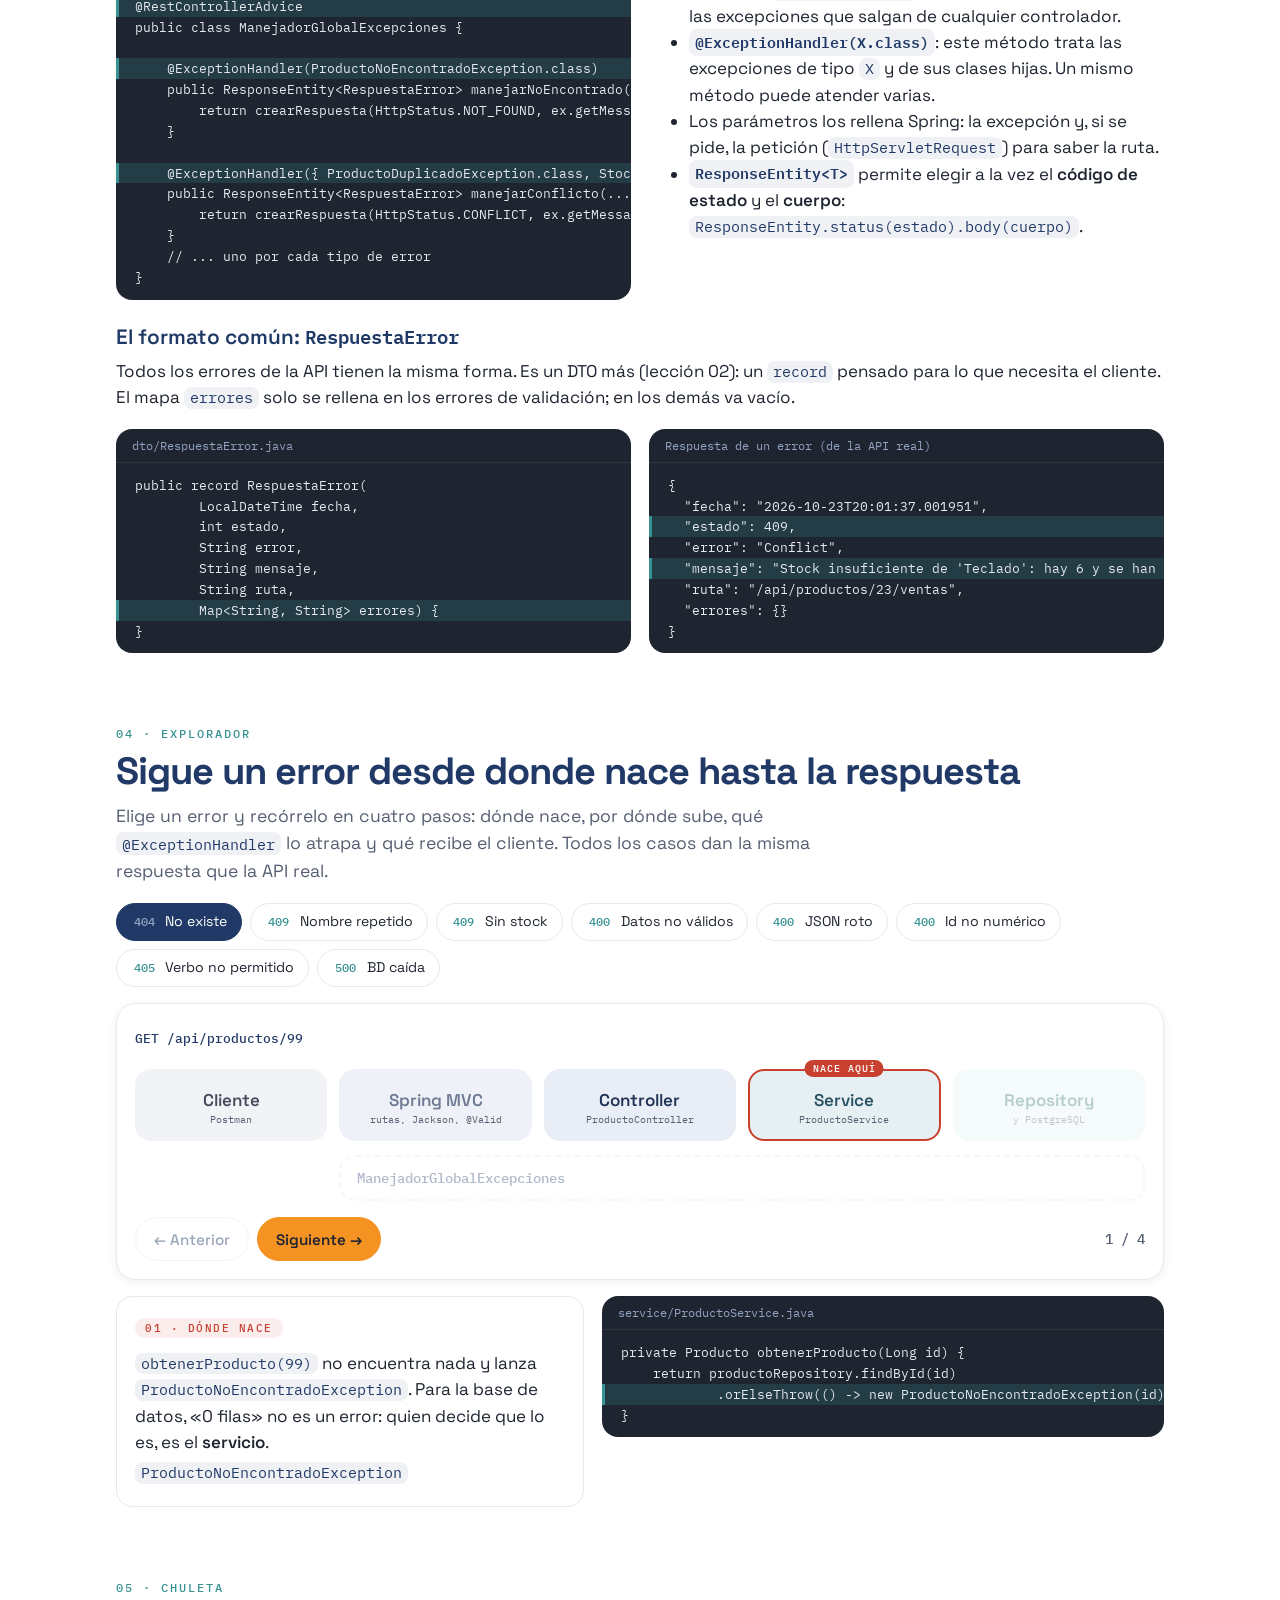
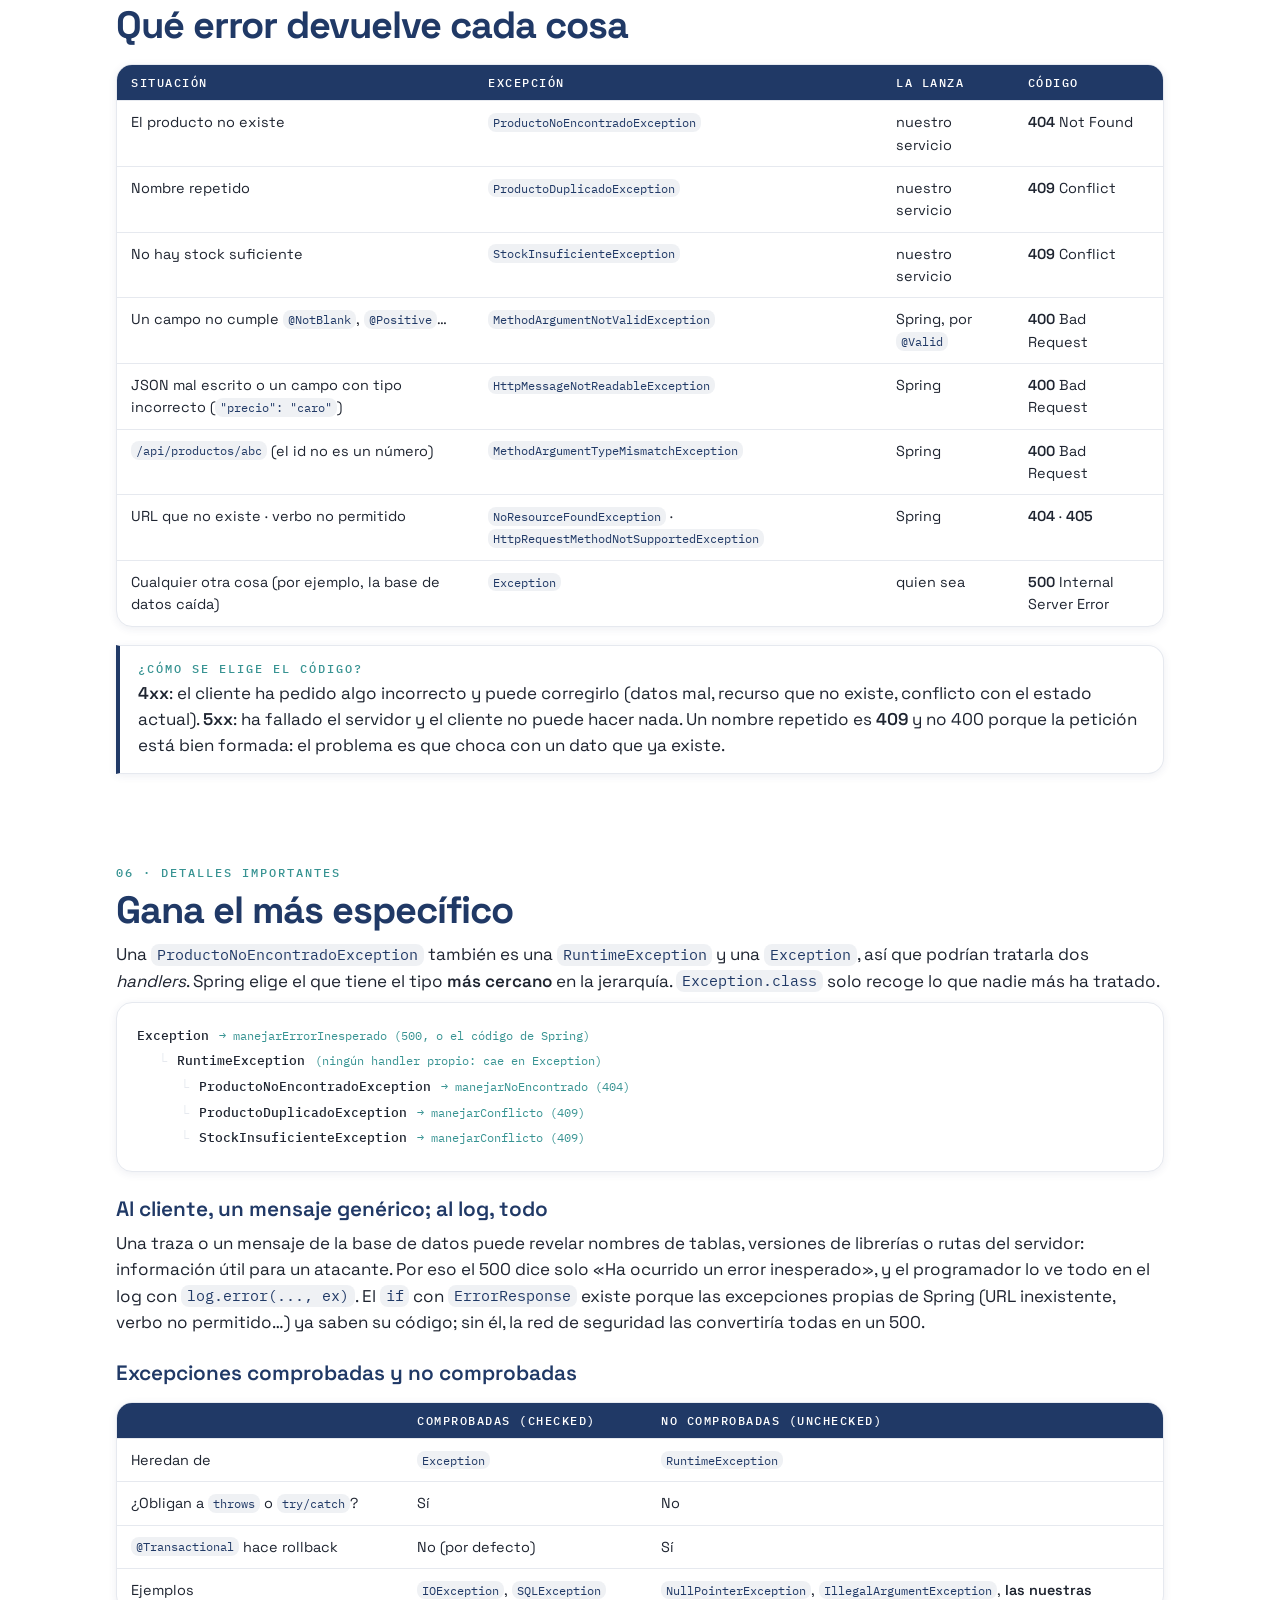
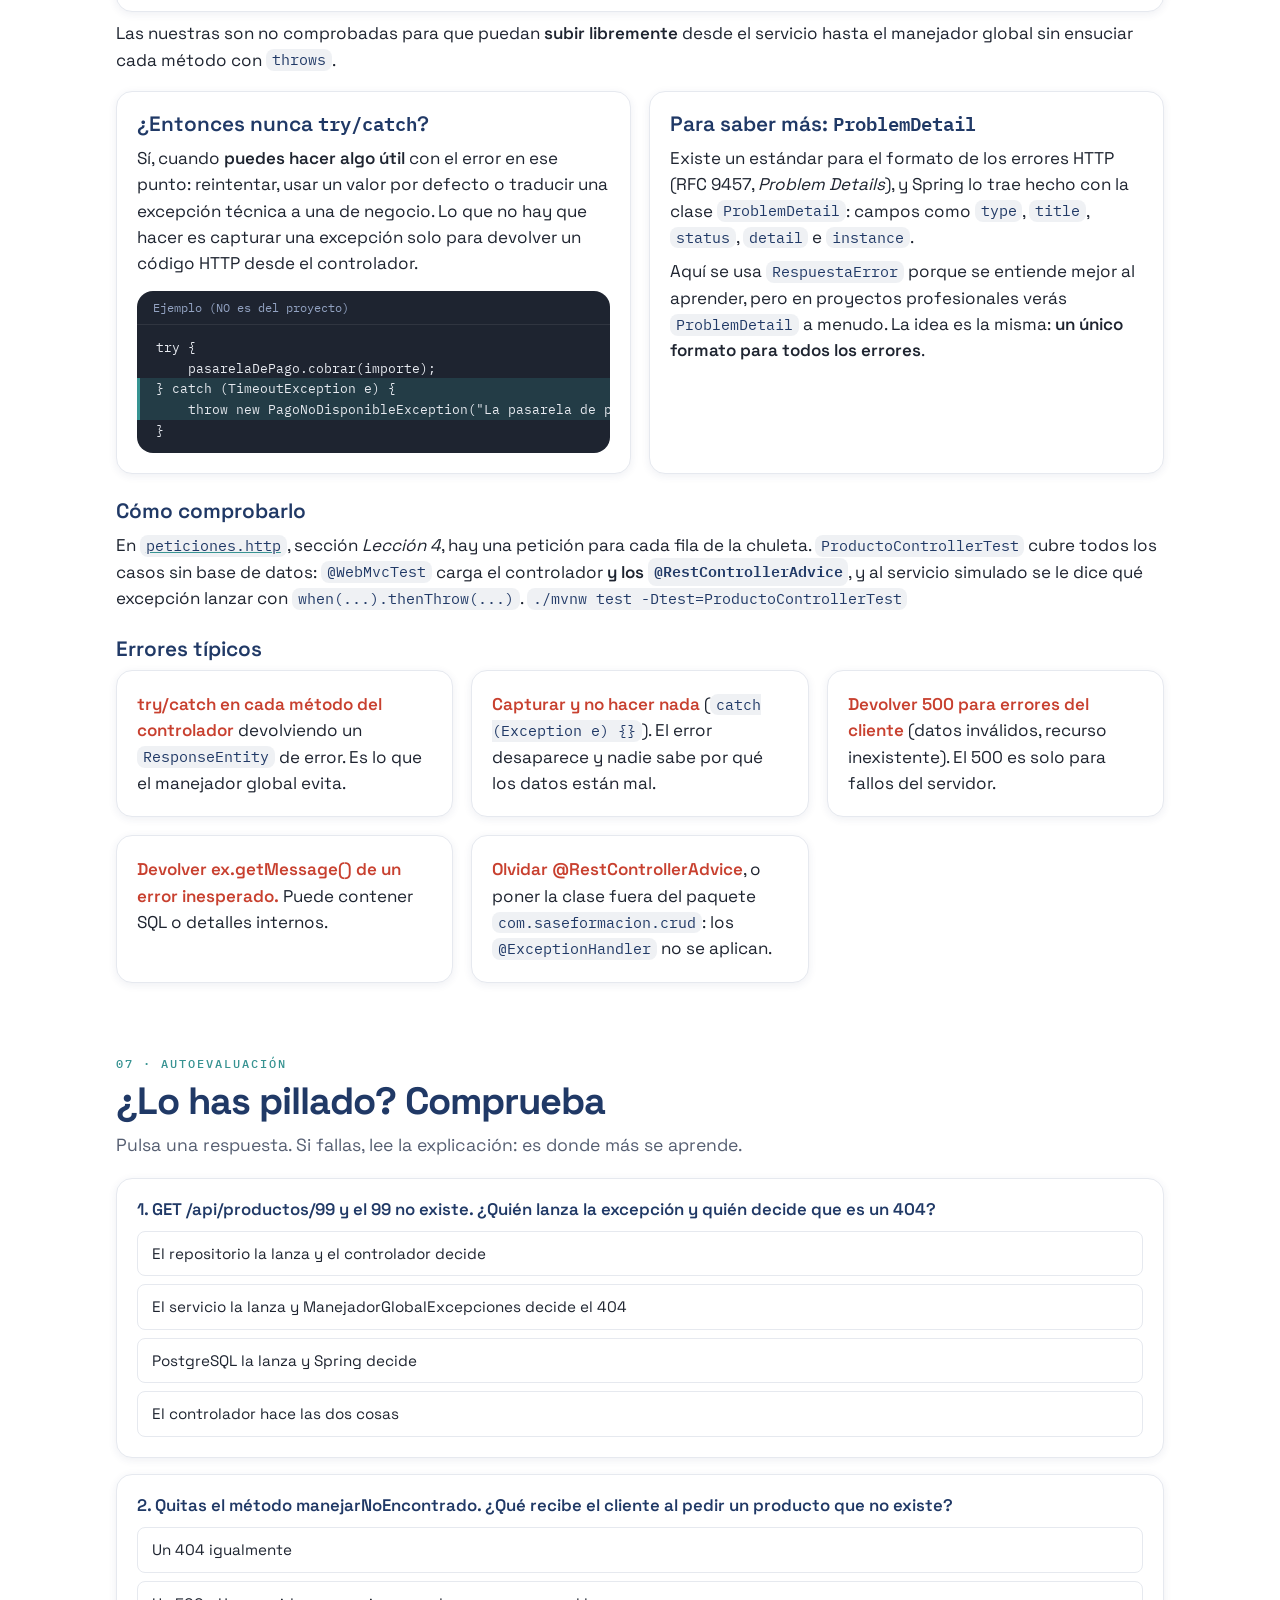
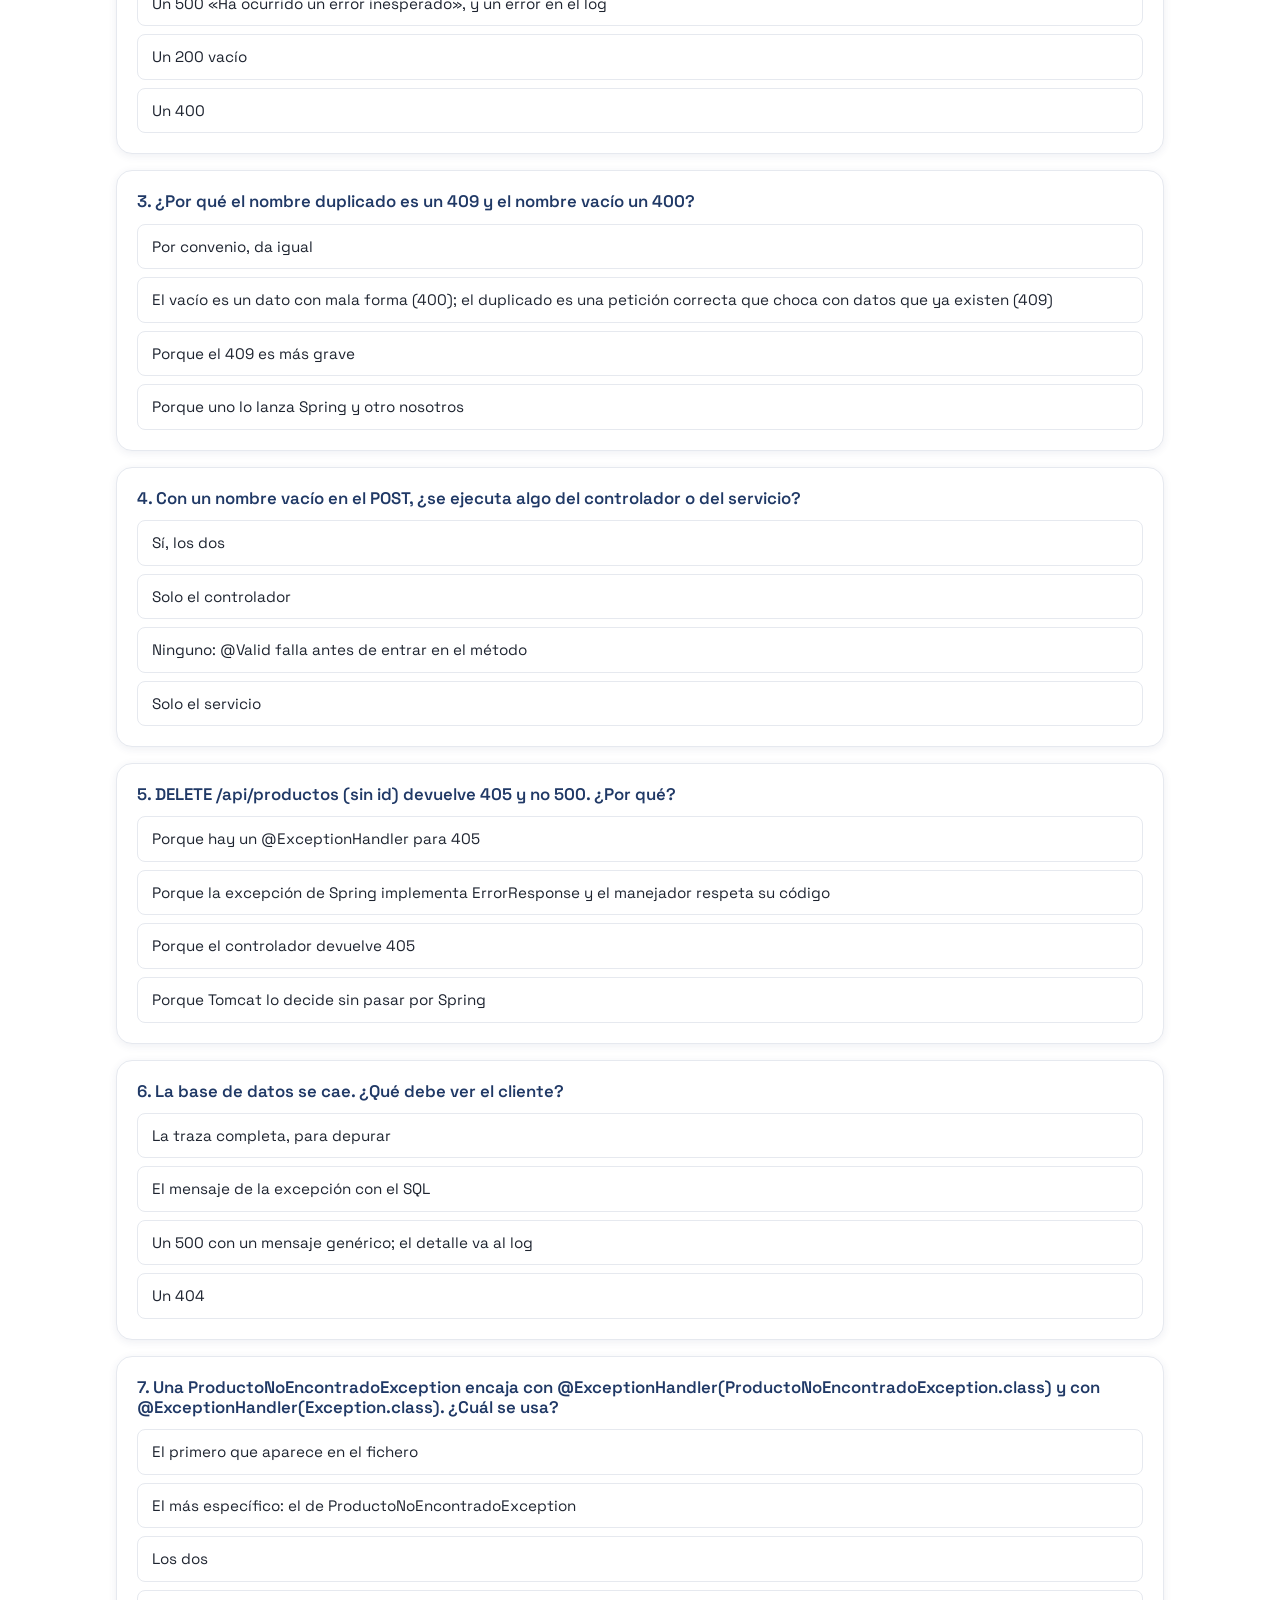
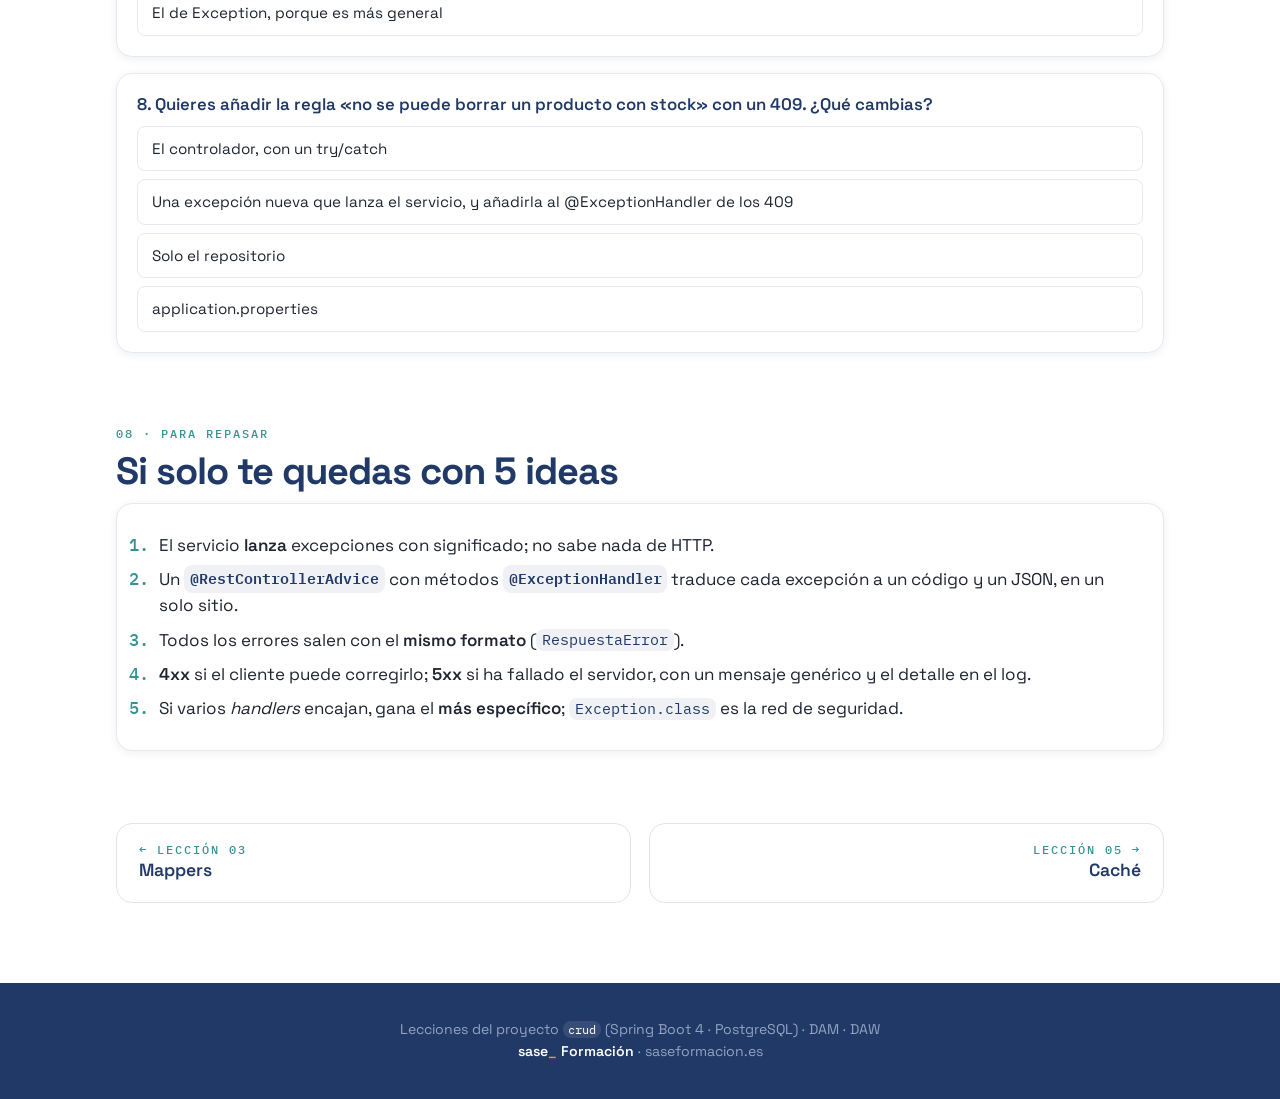
<file: docs/excepciones.html>
<!doctype html>
<html lang="es">
<head>
<meta charset="utf-8">
<meta name="viewport" content="width=device-width, initial-scale=1">
<title>Lección 04 · Excepciones · SASE Formación</title>
<meta name="description" content="Tratamiento de excepciones en Spring Boot con @RestControllerAdvice y @ExceptionHandler, con un explorador que sigue cada error desde donde nace hasta la respuesta.">
<link rel="preconnect" href="https://fonts.googleapis.com">
<link rel="preconnect" href="https://fonts.gstatic.com" crossorigin>
<link href="https://fonts.googleapis.com/css2?family=IBM+Plex+Mono:wght@400;500&family=Space+Grotesk:wght@400;500;600;700&display=swap" rel="stylesheet">
<link rel="stylesheet" href="assets/sase.css">
<style>
.dos { display: grid; grid-template-columns: 1fr 1fr; gap: 18px; margin-top: 18px; }
.dos > * { min-width: 0; }
@media (max-width: 860px) { .dos { grid-template-columns: 1fr; } }
.tres { display: grid; grid-template-columns: repeat(3, 1fr); gap: 18px; margin-top: 18px; }
@media (max-width: 860px) { .tres { grid-template-columns: 1fr; } }
.card h3:first-child { margin-top: 0; }
.antes { border-top: 4px solid var(--error); }

/* explorador */
.casos { display: flex; flex-wrap: wrap; gap: 8px; margin-top: 18px; }
.casos .chip-btn { min-height: 38px; padding: 4px 14px; font-size: .88rem; }
.casos .chip-btn .verb { min-width: 2.2em; }
.escena { background: var(--white); border: 1px solid var(--line); border-radius: 20px; padding: 26px 18px 18px; box-shadow: var(--shadow); margin-top: 16px; }
.pila { display: grid; grid-template-columns: repeat(5, minmax(0, 1fr)); gap: 14px 12px; }
.pila > * { min-width: 0; }
.pnodo {
  position: relative; background: var(--t); border: 2px solid transparent; border-radius: 16px;
  padding: 16px 8px 12px; text-align: center; transition: opacity 160ms ease, border-color 160ms ease;
}
.pnodo .title { font-weight: 600; color: color-mix(in srgb, var(--c) 68%, #1E2430); }
.pnodo .sub { font: 400 .62rem/1.4 var(--mono); color: var(--muted); }
.pnodo .marca {
  display: none; position: absolute; top: -11px; left: 50%; transform: translateX(-50%); white-space: nowrap;
  font: 500 .6rem var(--mono); letter-spacing: 1px; text-transform: uppercase; padding: 2px 8px; border-radius: 999px;
}
.pnodo.origen { border-color: var(--error); }
.pnodo.origen .marca { display: block; background: var(--error); color: var(--white); }
.pnodo.cruza { border-color: var(--error); border-style: dashed; }
.pnodo.cruza .marca { display: block; background: #FBEDEB; color: var(--error); }
.pnodo.entrega { border-color: var(--blue); border-style: dashed; }
.pnodo.entrega .marca { display: block; background: var(--tint-controller); color: var(--blue); }
.pnodo.recibe { border-color: var(--teal); }
.pnodo.recibe .marca { display: block; background: var(--teal); color: var(--white); }
.pnodo.apagado { opacity: .35; }
.manejador {
  grid-column: 2 / -1; border: 2px dashed var(--line); border-radius: 16px; padding: 12px 16px;
  display: flex; gap: 12px; align-items: center; flex-wrap: wrap; transition: border-color 160ms ease, background 160ms ease, opacity 160ms ease;
}
.manejador .title { font: 500 .85rem var(--mono); color: var(--blue); }
.manejador .metodo { font: 500 .8rem var(--mono); color: var(--teal); }
.manejador.atrapa { border-style: solid; border-color: var(--blue); background: var(--tint-controller); }
.manejador.apagado { opacity: .35; }
@media (max-width: 860px) {
  .pila { grid-template-columns: 1fr; gap: 16px; }
  .manejador { grid-column: auto; }
}
.explicacion { display: grid; grid-template-columns: minmax(0, 1fr) minmax(0, 1.2fr); gap: 18px; margin-top: 16px; align-items: start; }
@media (max-width: 900px) { .explicacion { grid-template-columns: 1fr; } }
.paso-texto .where { display: inline-block; font: 500 .7rem var(--mono); letter-spacing: 1.5px; text-transform: uppercase; padding: 3px 10px; border-radius: 999px; margin-bottom: 8px; background: #FBEDEB; color: var(--error); }
.paso-texto p { margin: 4px 0; }
.peticion-actual { font: 500 .82rem var(--mono); color: var(--blue); margin: 0 0 22px; overflow-wrap: anywhere; }

/* jerarquía de excepciones */
.arbol-exc { font: 400 .84rem/1.9 var(--mono); }
.arbol-exc div { display: flex; gap: 10px; align-items: baseline; flex-wrap: wrap; }
.arbol-exc .n1 { padding-left: 0; } .arbol-exc .n2 { padding-left: 22px; } .arbol-exc .n3 { padding-left: 44px; }
.arbol-exc .n2::before, .arbol-exc .n3::before { content: "└"; color: var(--line); }
.arbol-exc .clase { color: var(--ink); font-weight: 500; }
.arbol-exc .va { font-size: .74rem; color: var(--teal); }
</style>
</head>
<body>

<header class="topbar">
  <div class="topbar-inner">
    <a class="brand" href="index.html" title="Índice de lecciones"><img src="sase_logo_rectangular.png" alt="SASE Formación"><span>Lección 04 · Excepciones</span></a>
    <nav class="nav" aria-label="Secciones">
      <a href="#problema">El problema</a>
      <a href="#idea">La idea</a>
      <a href="#manejador">El manejador</a>
      <a href="#explorador">Explorador</a>
      <a href="#codigos">Qué código</a>
      <a href="#detalles">Detalles</a>
      <a href="#test">Autoevaluación</a>
      <a href="#resumen">Resumen</a>
    </nav>
  </div>
</header>

<div class="hero-band">
<div class="hero">
  <div class="kicker">Lección 04 · Spring Boot · Proyecto CRUD de productos</div>
  <h1>Tratamiento de excepciones</h1>
  <p class="lead">Cómo viaja una excepción desde donde nace hasta convertirse en una respuesta HTTP, cómo centralizar todos los errores con <code>@RestControllerAdvice</code>, qué código corresponde a cada error y por qué el cliente nunca debe ver detalles internos.</p>
  <div class="callout key">
    <strong>La idea en una frase</strong>
    El servicio lanza excepciones con significado y un único sitio decide qué respuesta HTTP le corresponde a cada una.
  </div>
</div>
</div>

<main>

<!-- ================= PROBLEMA ================= -->
<section id="problema">
  <div class="kicker">01 · El problema</div>
  <h2>Cada error, de su padre y de su madre</h2>
  <p class="lead">En la versión básica, <code>ProductoNoEncontradoException</code> llevaba <code>@ResponseStatus(HttpStatus.NOT_FOUND)</code>. Funcionaba para ese caso, pero:</p>
  <div class="tres">
    <div class="card antes"><h3>Trazas de Java</h3><p>El JSON de error lo generaba Spring a su manera y, con DevTools, incluía <strong>la traza completa de Java</strong>.</p></div>
    <div class="card antes"><h3>500 que no lo eran</h3><p>Un nombre vacío o un precio negativo acababa en un <strong>500</strong> (fallaba PostgreSQL), como si fuera culpa del servidor.</p></div>
    <div class="card antes"><h3>Formatos distintos</h3><p>Un JSON mal escrito, un <code>/api/productos/abc</code>… cada uno salía con un formato diferente. Para quien programa el cliente, una pesadilla.</p></div>
  </div>
</section>

<!-- ================= IDEA ================= -->
<section id="idea">
  <div class="kicker">02 · La idea</div>
  <h2>El servicio lanza, un único sitio traduce</h2>
  <div class="ruta" style="grid-template-columns: max-content minmax(0,1.1fr) auto minmax(0,1fr) auto minmax(0,1.2fr) auto minmax(0,1fr)" role="img" aria-label="El servicio lanza la excepción, el controlador no la captura, el manejador global la traduce y el cliente recibe un 404 con el JSON de error">
    <div class="ruta-fila">
      <span class="etq">Un 404</span>
      <div class="paso no">ProductoService<small>throw new ProductoNoEncontradoException(99)</small></div><span class="fl" style="color: var(--error)"></span>
      <div class="paso" style="--c: var(--c-controller); --t: var(--tint-controller)">ProductoController<small>no la captura: la deja pasar</small></div><span class="fl" style="color: var(--error)"></span>
      <div class="paso" style="--c: var(--blue); --t: var(--tint-controller)">ManejadorGlobalExcepciones<small>@ExceptionHandler → 404 + JSON</small></div><span class="fl vuelta"></span>
      <div class="paso si">Cliente<small>{"estado": 404, …}</small></div>
    </div>
  </div>
  <ol>
    <li>El <strong>servicio</strong> detecta el problema y lanza una excepción <strong>con significado</strong>. No sabe nada de HTTP.</li>
    <li>La excepción <strong>sube</strong> por la pila de llamadas: nadie la captura con <code>try/catch</code>, así que atraviesa el controlador.</li>
    <li>Antes de que llegue al servidor web, Spring busca un <strong><code>@ExceptionHandler</code></strong> que sepa tratarla.</li>
    <li>El <em>handler</em> decide el <strong>código HTTP</strong> y construye el <strong>JSON de error</strong>, siempre con el mismo formato.</li>
  </ol>
  <p>Así <strong>ningún controlador tiene <code>try/catch</code></strong>, y añadir un error nuevo es añadir un método en un solo sitio.</p>
</section>

<!-- ================= MANEJADOR ================= -->
<section id="manejador">
  <div class="kicker">03 · El manejador global</div>
  <h2><code>@RestControllerAdvice</code> y <code>@ExceptionHandler</code></h2>
  <div class="dos">
    <div class="code" data-snippet="manejadorCorto"></div>
    <div>
      <ul style="margin-top:0">
        <li><strong><code>@RestControllerAdvice</code></strong>: «esta clase da consejos a todos los <code>@RestController</code>». Sus métodos se aplican a las excepciones que salgan de cualquier controlador.</li>
        <li><strong><code>@ExceptionHandler(X.class)</code></strong>: este método trata las excepciones de tipo <code>X</code> y de sus clases hijas. Un mismo método puede atender varias.</li>
        <li>Los parámetros los rellena Spring: la excepción y, si se pide, la petición (<code>HttpServletRequest</code>) para saber la ruta.</li>
        <li><strong><code>ResponseEntity&lt;T&gt;</code></strong> permite elegir a la vez el <strong>código de estado</strong> y el <strong>cuerpo</strong>: <code>ResponseEntity.status(estado).body(cuerpo)</code>.</li>
      </ul>
    </div>
  </div>
  <h3>El formato común: <code>RespuestaError</code></h3>
  <p>Todos los errores de la API tienen la misma forma. Es un DTO más (lección 02): un <code>record</code> pensado para lo que necesita el cliente. El mapa <code>errores</code> solo se rellena en los errores de validación; en los demás va vacío.</p>
  <div class="dos">
    <div class="code" data-snippet="respuestaError"></div>
    <div class="code" data-snippet="jsonError"></div>
  </div>
</section>

<!-- ================= EXPLORADOR ================= -->
<section id="explorador">
  <div class="kicker">04 · Explorador</div>
  <h2>Sigue un error desde donde nace hasta la respuesta</h2>
  <p class="lead">Elige un error y recórrelo en cuatro pasos: dónde nace, por dónde sube, qué <code>@ExceptionHandler</code> lo atrapa y qué recibe el cliente. Todos los casos dan la misma respuesta que la API real.</p>

  <div class="casos" id="casos" role="group" aria-label="Error"></div>

  <div class="escena">
    <p class="peticion-actual" id="peticionActual"></p>
    <div class="pila" id="pila">
      <div class="pnodo" data-n="cliente" style="--c: var(--c-cliente); --t: var(--tint-cliente)"><span class="marca"></span><div class="title">Cliente</div><div class="sub">Postman</div></div>
      <div class="pnodo" data-n="mvc" style="--c: var(--c-model); --t: var(--tint-model)"><span class="marca"></span><div class="title">Spring MVC</div><div class="sub">rutas, Jackson, @Valid</div></div>
      <div class="pnodo" data-n="controller" style="--c: var(--c-controller); --t: var(--tint-controller)"><span class="marca"></span><div class="title">Controller</div><div class="sub">ProductoController</div></div>
      <div class="pnodo" data-n="service" style="--c: var(--c-service); --t: var(--tint-service)"><span class="marca"></span><div class="title">Service</div><div class="sub">ProductoService</div></div>
      <div class="pnodo" data-n="repository" style="--c: var(--c-repository); --t: var(--tint-repository)"><span class="marca"></span><div class="title">Repository</div><div class="sub">y PostgreSQL</div></div>
      <div class="manejador" id="manejadorNodo"><span class="title">ManejadorGlobalExcepciones</span><span class="metodo" id="manejadorMetodo"></span></div>
    </div>
    <div class="controls" style="margin-bottom:0">
      <button class="btn" type="button" id="anterior">← Anterior</button>
      <button class="btn cta" type="button" id="siguiente">Siguiente →</button>
      <span class="step-count" id="cuenta"></span>
    </div>
  </div>

  <div class="explicacion">
    <div class="panel paso-texto" id="texto" aria-live="polite"></div>
    <div class="code" id="codigo"></div>
  </div>
</section>

<!-- ================= CÓDIGOS ================= -->
<section id="codigos">
  <div class="kicker">05 · Chuleta</div>
  <h2>Qué error devuelve cada cosa</h2>
  <div class="table-wrap">
    <table>
      <thead><tr><th>Situación</th><th>Excepción</th><th>La lanza</th><th>Código</th></tr></thead>
      <tbody>
        <tr><td>El producto no existe</td><td><code>ProductoNoEncontradoException</code></td><td>nuestro servicio</td><td><b>404</b> Not Found</td></tr>
        <tr><td>Nombre repetido</td><td><code>ProductoDuplicadoException</code></td><td>nuestro servicio</td><td><b>409</b> Conflict</td></tr>
        <tr><td>No hay stock suficiente</td><td><code>StockInsuficienteException</code></td><td>nuestro servicio</td><td><b>409</b> Conflict</td></tr>
        <tr><td>Un campo no cumple <code>@NotBlank</code>, <code>@Positive</code>…</td><td><code>MethodArgumentNotValidException</code></td><td>Spring, por <code>@Valid</code></td><td><b>400</b> Bad Request</td></tr>
        <tr><td>JSON mal escrito o un campo con tipo incorrecto (<code>"precio": "caro"</code>)</td><td><code>HttpMessageNotReadableException</code></td><td>Spring</td><td><b>400</b> Bad Request</td></tr>
        <tr><td><code>/api/productos/abc</code> (el id no es un número)</td><td><code>MethodArgumentTypeMismatchException</code></td><td>Spring</td><td><b>400</b> Bad Request</td></tr>
        <tr><td>URL que no existe · verbo no permitido</td><td><code>NoResourceFoundException</code> · <code>HttpRequestMethodNotSupportedException</code></td><td>Spring</td><td><b>404</b> · <b>405</b></td></tr>
        <tr><td>Cualquier otra cosa (por ejemplo, la base de datos caída)</td><td><code>Exception</code></td><td>quien sea</td><td><b>500</b> Internal Server Error</td></tr>
      </tbody>
    </table>
  </div>
  <div class="callout key">
    <strong>¿Cómo se elige el código?</strong>
    <b>4xx</b>: el cliente ha pedido algo incorrecto y puede corregirlo (datos mal, recurso que no existe, conflicto con el estado actual). <b>5xx</b>: ha fallado el servidor y el cliente no puede hacer nada. Un nombre repetido es <b>409</b> y no 400 porque la petición está bien formada: el problema es que choca con un dato que ya existe.
  </div>
</section>

<!-- ================= DETALLES ================= -->
<section id="detalles">
  <div class="kicker">06 · Detalles importantes</div>
  <h2>Gana el más específico</h2>
  <p>Una <code>ProductoNoEncontradoException</code> también es una <code>RuntimeException</code> y una <code>Exception</code>, así que podrían tratarla dos <em>handlers</em>. Spring elige el que tiene el tipo <strong>más cercano</strong> en la jerarquía. <code>Exception.class</code> solo recoge lo que nadie más ha tratado.</p>
  <div class="card arbol-exc">
    <div class="n1"><span class="clase">Exception</span><span class="va">→ manejarErrorInesperado (500, o el código de Spring)</span></div>
    <div class="n2"><span class="clase">RuntimeException</span><span class="va">(ningún handler propio: cae en Exception)</span></div>
    <div class="n3"><span class="clase">ProductoNoEncontradoException</span><span class="va">→ manejarNoEncontrado (404)</span></div>
    <div class="n3"><span class="clase">ProductoDuplicadoException</span><span class="va">→ manejarConflicto (409)</span></div>
    <div class="n3"><span class="clase">StockInsuficienteException</span><span class="va">→ manejarConflicto (409)</span></div>
  </div>

  <h3>Al cliente, un mensaje genérico; al log, todo</h3>
  <p>Una traza o un mensaje de la base de datos puede revelar nombres de tablas, versiones de librerías o rutas del servidor: información útil para un atacante. Por eso el 500 dice solo «Ha ocurrido un error inesperado», y el programador lo ve todo en el log con <code>log.error(..., ex)</code>. El <code>if</code> con <code>ErrorResponse</code> existe porque las excepciones propias de Spring (URL inexistente, verbo no permitido…) ya saben su código; sin él, la red de seguridad las convertiría todas en un 500.</p>

  <h3>Excepciones comprobadas y no comprobadas</h3>
  <div class="table-wrap">
    <table>
      <thead><tr><th></th><th>Comprobadas (checked)</th><th>No comprobadas (unchecked)</th></tr></thead>
      <tbody>
        <tr><td>Heredan de</td><td><code>Exception</code></td><td><code>RuntimeException</code></td></tr>
        <tr><td>¿Obligan a <code>throws</code> o <code>try/catch</code>?</td><td>Sí</td><td>No</td></tr>
        <tr><td><code>@Transactional</code> hace rollback</td><td>No (por defecto)</td><td>Sí</td></tr>
        <tr><td>Ejemplos</td><td><code>IOException</code>, <code>SQLException</code></td><td><code>NullPointerException</code>, <code>IllegalArgumentException</code>, <strong>las nuestras</strong></td></tr>
      </tbody>
    </table>
  </div>
  <p>Las nuestras son no comprobadas para que puedan <strong>subir libremente</strong> desde el servicio hasta el manejador global sin ensuciar cada método con <code>throws</code>.</p>

  <div class="dos">
    <div class="card">
      <h3>¿Entonces nunca <code>try/catch</code>?</h3>
      <p>Sí, cuando <strong>puedes hacer algo útil</strong> con el error en ese punto: reintentar, usar un valor por defecto o traducir una excepción técnica a una de negocio. Lo que no hay que hacer es capturar una excepción solo para devolver un código HTTP desde el controlador.</p>
      <div class="code" data-snippet="tryCatch"></div>
    </div>
    <div class="card">
      <h3>Para saber más: <code>ProblemDetail</code></h3>
      <p>Existe un estándar para el formato de los errores HTTP (RFC 9457, <em>Problem Details</em>), y Spring lo trae hecho con la clase <code>ProblemDetail</code>: campos como <code>type</code>, <code>title</code>, <code>status</code>, <code>detail</code> e <code>instance</code>.</p>
      <p>Aquí se usa <code>RespuestaError</code> porque se entiende mejor al aprender, pero en proyectos profesionales verás <code>ProblemDetail</code> a menudo. La idea es la misma: <strong>un único formato para todos los errores</strong>.</p>
    </div>
  </div>

  <h3>Cómo comprobarlo</h3>
  <p>En <a href="https://github.com/gsanox/crud-springboot/blob/main/docs/peticiones.http"><code>peticiones.http</code></a>, sección <em>Lección 4</em>, hay una petición para cada fila de la chuleta. <code>ProductoControllerTest</code> cubre todos los casos sin base de datos: <code>@WebMvcTest</code> carga el controlador <strong>y los <code>@RestControllerAdvice</code></strong>, y al servicio simulado se le dice qué excepción lanzar con <code>when(...).thenThrow(...)</code>. <code>./mvnw test -Dtest=ProductoControllerTest</code></p>

  <h3>Errores típicos</h3>
  <div class="grid cols-2">
    <div class="card"><b class="dont">try/catch en cada método del controlador</b> devolviendo un <code>ResponseEntity</code> de error. Es lo que el manejador global evita.</div>
    <div class="card"><b class="dont">Capturar y no hacer nada</b> (<code>catch (Exception e) {}</code>). El error desaparece y nadie sabe por qué los datos están mal.</div>
    <div class="card"><b class="dont">Devolver 500 para errores del cliente</b> (datos inválidos, recurso inexistente). El 500 es solo para fallos del servidor.</div>
    <div class="card"><b class="dont">Devolver ex.getMessage() de un error inesperado.</b> Puede contener SQL o detalles internos.</div>
    <div class="card"><b class="dont">Olvidar @RestControllerAdvice</b>, o poner la clase fuera del paquete <code>com.saseformacion.crud</code>: los <code>@ExceptionHandler</code> no se aplican.</div>
  </div>
</section>

<!-- ================= TEST ================= -->
<section id="test">
  <div class="kicker">07 · Autoevaluación</div>
  <h2>¿Lo has pillado? Comprueba</h2>
  <p class="lead">Pulsa una respuesta. Si fallas, lee la explicación: es donde más se aprende. <span class="score" id="score"></span></p>
  <div class="quiz" id="quiz"></div>
</section>

<!-- ================= RESUMEN ================= -->
<section id="resumen" class="summary">
  <div class="kicker">08 · Para repasar</div>
  <h2>Si solo te quedas con 5 ideas</h2>
  <div class="card">
    <ol>
      <li>El servicio <strong>lanza</strong> excepciones con significado; no sabe nada de HTTP.</li>
      <li>Un <strong><code>@RestControllerAdvice</code></strong> con métodos <strong><code>@ExceptionHandler</code></strong> traduce cada excepción a un código y un JSON, en un solo sitio.</li>
      <li>Todos los errores salen con el <strong>mismo formato</strong> (<code>RespuestaError</code>).</li>
      <li><strong>4xx</strong> si el cliente puede corregirlo; <strong>5xx</strong> si ha fallado el servidor, con un mensaje genérico y el detalle en el log.</li>
      <li>Si varios <em>handlers</em> encajan, gana el <strong>más específico</strong>; <code>Exception.class</code> es la red de seguridad.</li>
    </ol>
  </div>
</section>

<nav class="lesson-nav" id="lessonNav" aria-label="Lecciones"></nav>

</main>

<footer>Lecciones del proyecto <code>crud</code> (Spring Boot 4 · PostgreSQL) · DAM · DAW<br><a href="https://saseformacion.es">sase<span>_</span> Formación</a> · saseformacion.es</footer>

<script src="assets/lecciones.js"></script>
<script>
/* ---------------- código real del proyecto ---------------- */
const MANEJADOR = [
  '@RestControllerAdvice',
  'public class ManejadorGlobalExcepciones {',
  '',
  '    @ExceptionHandler(ProductoNoEncontradoException.class)',
  '    public ResponseEntity<RespuestaError> manejarNoEncontrado(...) {',
  '        return crearRespuesta(HttpStatus.NOT_FOUND, ex.getMessage(), request, Map.of());',
  '    }',
  '',
  '    @ExceptionHandler({ ProductoDuplicadoException.class, StockInsuficienteException.class })',
  '    public ResponseEntity<RespuestaError> manejarConflicto(...) {',
  '        return crearRespuesta(HttpStatus.CONFLICT, ex.getMessage(), request, Map.of());',
  '    }',
  '',
  '    @ExceptionHandler(MethodArgumentNotValidException.class)',
  '    public ResponseEntity<RespuestaError> manejarValidacion(...) {',
  '        // un error por campo: errores.putIfAbsent(campo, mensaje)',
  '        return crearRespuesta(HttpStatus.BAD_REQUEST, "Hay campos con valores no válidos", request, errores);',
  '    }',
  '',
  '    @ExceptionHandler(HttpMessageNotReadableException.class)',
  '    public ResponseEntity<RespuestaError> manejarJsonIncorrecto(...) { /* 400 */ }',
  '',
  '    @ExceptionHandler(MethodArgumentTypeMismatchException.class)',
  '    public ResponseEntity<RespuestaError> manejarTipoIncorrecto(...) { /* 400 */ }',
  '',
  '    // Red de seguridad: cualquier otra excepción',
  '    @ExceptionHandler(Exception.class)',
  '    public ResponseEntity<RespuestaError> manejarErrorInesperado(Exception ex, HttpServletRequest request) {',
  '        if (ex instanceof ErrorResponse errorDeSpring) {',
  '            // 404, 405...: se respeta el código que ya trae',
  '            return crearRespuesta(estado, ex.getMessage(), request, Map.of());',
  '        }',
  '        log.error("Error inesperado en {} {}", request.getMethod(), request.getRequestURI(), ex);',
  '        return crearRespuesta(HttpStatus.INTERNAL_SERVER_ERROR, "Ha ocurrido un error inesperado", request, Map.of());',
  '    }',
  '}'];

const SNIPPETS = {
  manejadorCorto: { file: 'exception/ManejadorGlobalExcepciones.java (resumido)', hl: [0, 3, 8], lines: MANEJADOR.slice(0, 12).concat(['    // ... uno por cada tipo de error', '}']) },
  respuestaError: { file: 'dto/RespuestaError.java', hl: [6], lines: [
    'public record RespuestaError(',
    '        LocalDateTime fecha,',
    '        int estado,',
    '        String error,',
    '        String mensaje,',
    '        String ruta,',
    '        Map<String, String> errores) {',
    '}'] },
  jsonError: { file: 'Respuesta de un error (de la API real)', hl: [2, 4], lines: [
    '{',
    '  "fecha": "2026-10-23T20:01:37.001951",',
    '  "estado": 409,',
    '  "error": "Conflict",',
    '  "mensaje": "Stock insuficiente de \'Teclado\': hay 6 y se han pedido 100",',
    '  "ruta": "/api/productos/23/ventas",',
    '  "errores": {}',
    '}'] },
  tryCatch: { file: 'Ejemplo (NO es del proyecto)', hl: [2, 3], lines: [
    'try {',
    '    pasarelaDePago.cobrar(importe);',
    '} catch (TimeoutException e) {',
    '    throw new PagoNoDisponibleException("La pasarela de pago no responde", e);',
    '}'] }
};
document.querySelectorAll('[data-snippet]').forEach(el => {
  const s = SNIPPETS[el.dataset.snippet];
  renderCode(el, s.file, s.lines, s.hl);
});

/* ---------------- explorador ---------------- */
(function () {
  const $ = id => document.getElementById(id);
  const ORDEN = ['cliente', 'mvc', 'controller', 'service', 'repository'];
  const error = (estado, nombre, mensaje, ruta, errores) => JSON.stringify({ estado: estado, error: nombre, mensaje: mensaje, ruta: ruta, errores: errores || {} }, null, 2);

  const CASOS = [
    { id: '404', etiqueta: 'No existe', estado: 404, peticion: 'GET /api/productos/99', origen: 'service', excepcion: 'ProductoNoEncontradoException', metodo: 'manejarNoEncontrado()',
      codigoOrigen: { file: 'service/ProductoService.java', hl: [2], lines: ['private Producto obtenerProducto(Long id) {', '    return productoRepository.findById(id)', '            .orElseThrow(() -> new ProductoNoEncontradoException(id));', '}'] },
      nace: '<p><code>obtenerProducto(99)</code> no encuentra nada y lanza <code>ProductoNoEncontradoException</code>. Para la base de datos, «0 filas» no es un error: quien decide que lo es, es el <strong>servicio</strong>.</p>',
      hl: [3, 4, 5], atrapa: '<p>Hay un <em>handler</em> exactamente para este tipo: <code>manejarNoEncontrado</code>, que responde con un <strong>404</strong>.</p>',
      respuesta: error(404, 'Not Found', 'No existe ningún producto con id 99', '/api/productos/99') },
    { id: '409a', etiqueta: 'Nombre repetido', estado: 409, peticion: 'POST /api/productos  {"nombre": "Teclado", ...}', origen: 'service', excepcion: 'ProductoDuplicadoException', metodo: 'manejarConflicto()',
      codigoOrigen: { file: 'service/ProductoService.java', hl: [3], lines: ['public ProductoResponse crear(ProductoRequest request) {', '    // Regla de negocio: no puede haber dos productos con el mismo nombre', '    if (productoRepository.existsByNombreIgnoreCase(request.nombre())) {', '        throw new ProductoDuplicadoException(request.nombre());', '    }', '    ...'] },
      nace: '<p>El DTO es válido, así que se entra en <code>crear()</code>. La regla del nombre único consulta la tabla, encuentra el «Teclado» y lanza <code>ProductoDuplicadoException</code>.</p>',
      hl: [8, 9, 10], atrapa: '<p><code>manejarConflicto</code> atiende <strong>dos</strong> tipos de excepción a la vez: duplicado y stock insuficiente. Las dos son un <strong>409</strong>: la petición está bien, pero choca con los datos que ya hay.</p>',
      respuesta: error(409, 'Conflict', "Ya existe un producto con el nombre 'Teclado'", '/api/productos') },
    { id: '409b', etiqueta: 'Sin stock', estado: 409, peticion: 'POST /api/productos/7/ventas  {"cantidad": 100}', origen: 'service', excepcion: 'StockInsuficienteException', metodo: 'manejarConflicto()',
      codigoOrigen: { file: 'service/ProductoService.java', hl: [4], lines: ['public ProductoResponse vender(Long id, int cantidad) {', '    Producto producto = obtenerProducto(id);', '    // Regla de negocio: no se puede vender más de lo que hay', '    if (producto.getStock() < cantidad) {', '        throw new StockInsuficienteException(producto.getNombre(), producto.getStock(), cantidad);', '    }', '    ...'] },
      nace: '<p>Hay 6 unidades y se piden 100: la regla de <code>vender()</code> lanza <code>StockInsuficienteException</code>. Además, <code>@Transactional</code> hace <strong>rollback</strong> (lección 01).</p>',
      hl: [8, 9, 10], atrapa: '<p>El mismo <code>manejarConflicto</code> que el nombre repetido: <strong>409</strong>, con el mensaje que puso el servicio al crear la excepción.</p>',
      respuesta: error(409, 'Conflict', "Stock insuficiente de 'Teclado': hay 6 y se han pedido 100", '/api/productos/7/ventas') },
    { id: '400a', etiqueta: 'Datos no válidos', estado: 400, peticion: 'POST /api/productos  {"nombre": "", "precio": -5, "stock": 1}', origen: 'mvc', excepcion: 'MethodArgumentNotValidException', metodo: 'manejarValidacion()',
      codigoOrigen: { file: 'controller/ProductoController.java', hl: [2], lines: ['@PostMapping', '@ResponseStatus(HttpStatus.CREATED)', 'public ProductoResponse crear(@Valid @RequestBody ProductoRequest request) {', '    return productoService.crear(request);', '}'] },
      nace: '<p>Spring comprueba <code>@Valid</code> <strong>antes de entrar</strong> en el método del controlador. El nombre está vacío y el precio es negativo: lanza <code>MethodArgumentNotValidException</code>. El controlador y el servicio ni se enteran.</p>',
      hl: [13, 14, 15, 16], atrapa: '<p><code>manejarValidacion</code> recorre los errores de cada campo y los pone en el mapa <code>errores</code>: <strong>400</strong> con un mensaje por campo.</p>',
      respuesta: error(400, 'Bad Request', 'Hay campos con valores no válidos', '/api/productos', { nombre: 'El nombre es obligatorio', precio: 'El precio tiene que ser mayor que 0' }) },
    { id: '400b', etiqueta: 'JSON roto', estado: 400, peticion: 'POST /api/productos  { "nombre": "Ratón"', origen: 'mvc', excepcion: 'HttpMessageNotReadableException', metodo: 'manejarJsonIncorrecto()',
      codigoOrigen: { file: 'controller/ProductoController.java', hl: [2], lines: ['@PostMapping', '@ResponseStatus(HttpStatus.CREATED)', 'public ProductoResponse crear(@Valid @RequestBody ProductoRequest request) {', '    return productoService.crear(request);', '}'] },
      nace: '<p>Para rellenar el <code>@RequestBody</code>, Jackson tiene que leer el JSON… y está sin cerrar. Spring lanza <code>HttpMessageNotReadableException</code> antes incluso de validar.</p>',
      hl: [19, 20], atrapa: '<p><code>manejarJsonIncorrecto</code> responde con un <strong>400</strong> y un mensaje genérico: el texto de la excepción original incluye detalles internos de Jackson que el cliente no necesita.</p>',
      respuesta: error(400, 'Bad Request', 'El cuerpo de la petición no es un JSON válido o algún campo tiene un tipo incorrecto', '/api/productos') },
    { id: '400c', etiqueta: 'Id no numérico', estado: 400, peticion: 'GET /api/productos/abc', origen: 'mvc', excepcion: 'MethodArgumentTypeMismatchException', metodo: 'manejarTipoIncorrecto()',
      codigoOrigen: { file: 'controller/ProductoController.java', hl: [1], lines: ['@GetMapping("/{id}")', 'public ProductoResponse buscarPorId(@PathVariable Long id) {', '    return productoService.buscarPorId(id);', '}'] },
      nace: '<p><code>@PathVariable Long id</code> necesita convertir <code>"abc"</code> en un <code>Long</code>, y no puede. Spring lanza <code>MethodArgumentTypeMismatchException</code> antes de llamar al método.</p>',
      hl: [22, 23], atrapa: '<p><code>manejarTipoIncorrecto</code> construye un mensaje con el valor y el nombre del parámetro: <strong>400</strong>.</p>',
      respuesta: error(400, 'Bad Request', "El valor 'abc' no es válido para el parámetro 'id'", '/api/productos/abc') },
    { id: '405', etiqueta: 'Verbo no permitido', estado: 405, peticion: 'DELETE /api/productos', origen: 'mvc', excepcion: 'HttpRequestMethodNotSupportedException', metodo: 'manejarErrorInesperado() · if ErrorResponse',
      codigoOrigen: { file: 'controller/ProductoController.java (rutas)', hl: [5], lines: ['@GetMapping                 // GET    /api/productos', '@GetMapping("/{id}")        // GET    /api/productos/{id}', '@PostMapping                // POST   /api/productos', '@PutMapping("/{id}")        // PUT    /api/productos/{id}', '@PostMapping("/{id}/ventas") // POST   /api/productos/{id}/ventas', '@DeleteMapping("/{id}")     // DELETE solo con id: no hay DELETE /api/productos'] },
      nace: '<p>La URL existe, pero ningún método atiende <code>DELETE</code> en <code>/api/productos</code> (solo en <code>/{id}</code>). Spring lanza <code>HttpRequestMethodNotSupportedException</code>.</p>',
      hl: [26, 27, 28, 29, 30], atrapa: '<p>No hay un <em>handler</em> propio, así que cae en la red de seguridad, <code>Exception.class</code>. Pero esta excepción es de Spring y ya «sabe» que es un <strong>405</strong> (implementa <code>ErrorResponse</code>): el <code>if</code> respeta ese código en vez de convertirla en un 500.</p>',
      respuesta: error(405, 'Method Not Allowed', "Request method 'DELETE' is not supported", '/api/productos') },
    { id: '500', etiqueta: 'BD caída', estado: 500, peticion: 'GET /api/productos/1  (con PostgreSQL parado)', origen: 'service', excepcion: 'CannotCreateTransactionException', metodo: 'manejarErrorInesperado() · log.error',
      codigoOrigen: { file: 'Log de la aplicación (real)', hl: [0, 2], lines: ['ERROR c.s.c.e.ManejadorGlobalExcepciones : Error inesperado en GET /api/productos/1', '', 'org.springframework.transaction.CannotCreateTransactionException:', '    Could not open JPA EntityManager for transaction', '    ... (la traza completa, solo en el log)'] },
      nace: '<p>Antes de entrar en <code>buscarPorId()</code>, <code>@Transactional</code> intenta abrir una transacción… y PostgreSQL no responde. Spring lanza <code>CannotCreateTransactionException</code>. Nadie la esperaba: es un fallo del <strong>servidor</strong>.</p>',
      hl: [26, 27, 32, 33], atrapa: '<p>Cae en <code>Exception.class</code>. No es una excepción de Spring MVC con código propio, así que se <strong>guarda entera en el log</strong> (es la línea <code>log.error</code> resaltada en el código) y al cliente se le da un mensaje <strong>genérico</strong>: nada de SQL ni de nombres internos.</p>',
      respuesta: error(500, 'Internal Server Error', 'Ha ocurrido un error inesperado', '/api/productos/1') }
  ];

  let caso = CASOS[0], paso = 0;
  const nodos = {};
  document.querySelectorAll('.pnodo').forEach(n => nodos[n.dataset.n] = n);

  function marcar(n, clase, texto) {
    nodos[n].className = 'pnodo ' + clase;
    nodos[n].querySelector('.marca').textContent = texto || '';
  }

  function pintar() {
    $('peticionActual').textContent = caso.peticion;
    const iOrigen = ORDEN.indexOf(caso.origen);
    ORDEN.forEach((n, k) => {
      if (paso === 0) {
        marcar(n, k === iOrigen ? 'origen' : (k > iOrigen ? 'apagado' : ''), k === iOrigen ? 'nace aquí' : '');
      } else if (paso === 1) {
        if (k === iOrigen) marcar(n, 'origen', 'nace aquí');
        else if (k > 1 && k < iOrigen) marcar(n, 'cruza', 'no la captura');
        else if (k === 1) marcar(n, 'entrega', 'la recoge');
        else marcar(n, k > iOrigen ? 'apagado' : '', '');
      } else if (paso === 2) {
        marcar(n, k === 1 ? 'entrega' : 'apagado', k === 1 ? 'la entrega' : '');
      } else {
        marcar(n, k === 0 ? 'recibe' : 'apagado', k === 0 ? caso.estado : '');
      }
    });
    const m = $('manejadorNodo');
    m.className = 'manejador' + (paso === 2 ? ' atrapa' : paso === 3 ? '' : ' apagado');
    $('manejadorMetodo').textContent = paso >= 2 ? '→ ' + caso.metodo : '';

    const t = $('texto');
    const titulos = ['01 · Dónde nace', '02 · Sube por las capas', '03 · Quién la atrapa', '04 · Qué recibe el cliente'];
    let html = '<span class="where">' + titulos[paso] + '</span>';
    if (paso === 0) {
      html += caso.nace + '<p><code>' + caso.excepcion + '</code></p>';
      renderCode($('codigo'), caso.codigoOrigen.file, caso.codigoOrigen.lines, caso.codigoOrigen.hl);
    } else if (paso === 1) {
      const cruzadas = ORDEN.slice(2, iOrigen).map(n => nodos[n].querySelector('.title').textContent);
      html += cruzadas.length
        ? '<p>La excepción sube por la pila de llamadas. ' + cruzadas.reverse().join(' y ') + ' no tiene' + (cruzadas.length > 1 ? 'n' : '') + ' <code>try/catch</code>: la deja' + (cruzadas.length > 1 ? 'n' : '') + ' pasar. Ninguna capa tiene que saber qué código HTTP le corresponde.</p>'
        : '<p>Ha nacido en Spring MVC, <strong>antes de llegar al controlador</strong>: ni el controlador ni el servicio se han ejecutado. Spring la recoge directamente.</p>';
      renderCode($('codigo'), caso.codigoOrigen.file, caso.codigoOrigen.lines, caso.codigoOrigen.hl);
    } else if (paso === 2) {
      html += caso.atrapa;
      renderCode($('codigo'), 'exception/ManejadorGlobalExcepciones.java (resumido)', MANEJADOR, caso.hl);
    } else {
      html += '<p><span class="estado-http err">' + caso.estado + '</span> Siempre con el mismo formato, <code>RespuestaError</code>, sea cual sea el error.</p>';
      renderCode($('codigo'), 'Respuesta HTTP ' + caso.estado, ('HTTP/1.1 ' + caso.estado + '\nContent-Type: application/json\n\n' + caso.respuesta).split('\n'), [0, 3, 4]);
    }
    t.innerHTML = html;
    $('cuenta').textContent = (paso + 1) + ' / 4';
    $('anterior').disabled = paso === 0;
    $('siguiente').disabled = paso === 3;
  }

  const lista = $('casos');
  CASOS.forEach(c => {
    const b = document.createElement('button');
    b.type = 'button';
    b.className = 'chip-btn';
    b.innerHTML = '<span class="verb">' + c.estado + '</span> ' + c.etiqueta;
    b.setAttribute('aria-pressed', String(c === caso));
    b.addEventListener('click', () => {
      caso = c; paso = 0;
      lista.querySelectorAll('button').forEach(x => x.setAttribute('aria-pressed', String(x === b)));
      pintar();
    });
    lista.appendChild(b);
  });
  $('anterior').addEventListener('click', () => { paso = Math.max(0, paso - 1); pintar(); });
  $('siguiente').addEventListener('click', () => { paso = Math.min(3, paso + 1); pintar(); });
  pintar();
})();

/* ---------------- autoevaluación ---------------- */
crearTest([
  { q: 'GET /api/productos/99 y el 99 no existe. ¿Quién lanza la excepción y quién decide que es un 404?',
    opts: ['El repositorio la lanza y el controlador decide', 'El servicio la lanza y ManejadorGlobalExcepciones decide el 404', 'PostgreSQL la lanza y Spring decide', 'El controlador hace las dos cosas'], ok: 1,
    why: 'obtenerProducto() lanza ProductoNoEncontradoException; nadie la captura, y manejarNoEncontrado la convierte en un 404 con RespuestaError.' },
  { q: 'Quitas el método manejarNoEncontrado. ¿Qué recibe el cliente al pedir un producto que no existe?',
    opts: ['Un 404 igualmente', 'Un 500 «Ha ocurrido un error inesperado», y un error en el log', 'Un 200 vacío', 'Un 400'], ok: 1,
    why: 'La excepción caería en la red de seguridad, Exception.class. Como no es una excepción de Spring con código propio, sale un 500.' },
  { q: '¿Por qué el nombre duplicado es un 409 y el nombre vacío un 400?',
    opts: ['Por convenio, da igual', 'El vacío es un dato con mala forma (400); el duplicado es una petición correcta que choca con datos que ya existen (409)', 'Porque el 409 es más grave', 'Porque uno lo lanza Spring y otro nosotros'], ok: 1,
    why: 'El 400 se detecta mirando solo la petición. El 409 depende del estado actual del servidor.' },
  { q: 'Con un nombre vacío en el POST, ¿se ejecuta algo del controlador o del servicio?',
    opts: ['Sí, los dos', 'Solo el controlador', 'Ninguno: @Valid falla antes de entrar en el método', 'Solo el servicio'], ok: 2,
    why: 'Spring valida el @RequestBody antes de llamar al método del controlador. La excepción nace en Spring MVC.' },
  { q: 'DELETE /api/productos (sin id) devuelve 405 y no 500. ¿Por qué?',
    opts: ['Porque hay un @ExceptionHandler para 405', 'Porque la excepción de Spring implementa ErrorResponse y el manejador respeta su código', 'Porque el controlador devuelve 405', 'Porque Tomcat lo decide sin pasar por Spring'], ok: 1,
    why: 'Cae en manejarErrorInesperado, pero el if con ErrorResponse mantiene el código que ya trae la excepción de Spring.' },
  { q: 'La base de datos se cae. ¿Qué debe ver el cliente?',
    opts: ['La traza completa, para depurar', 'El mensaje de la excepción con el SQL', 'Un 500 con un mensaje genérico; el detalle va al log', 'Un 404'], ok: 2,
    why: 'Los detalles internos pueden ayudar a un atacante. El programador lo ve todo en el log con log.error(..., ex).' },
  { q: 'Una ProductoNoEncontradoException encaja con @ExceptionHandler(ProductoNoEncontradoException.class) y con @ExceptionHandler(Exception.class). ¿Cuál se usa?',
    opts: ['El primero que aparece en el fichero', 'El más específico: el de ProductoNoEncontradoException', 'Los dos', 'El de Exception, porque es más general'], ok: 1,
    why: 'Spring elige el tipo más cercano en la jerarquía. Exception.class solo recoge lo que nadie más trata.' },
  { q: 'Quieres añadir la regla «no se puede borrar un producto con stock» con un 409. ¿Qué cambias?',
    opts: ['El controlador, con un try/catch', 'Una excepción nueva que lanza el servicio, y añadirla al @ExceptionHandler de los 409', 'Solo el repositorio', 'application.properties'], ok: 1,
    why: 'El servicio lanza la excepción con significado y el manejador global decide el código. El controlador no cambia.' }
], { quiz: document.getElementById('quiz'), score: document.getElementById('score'), leccion: 'excepciones' });

iniciarLeccion('excepciones');
</script>
</body>
</html>
</file>
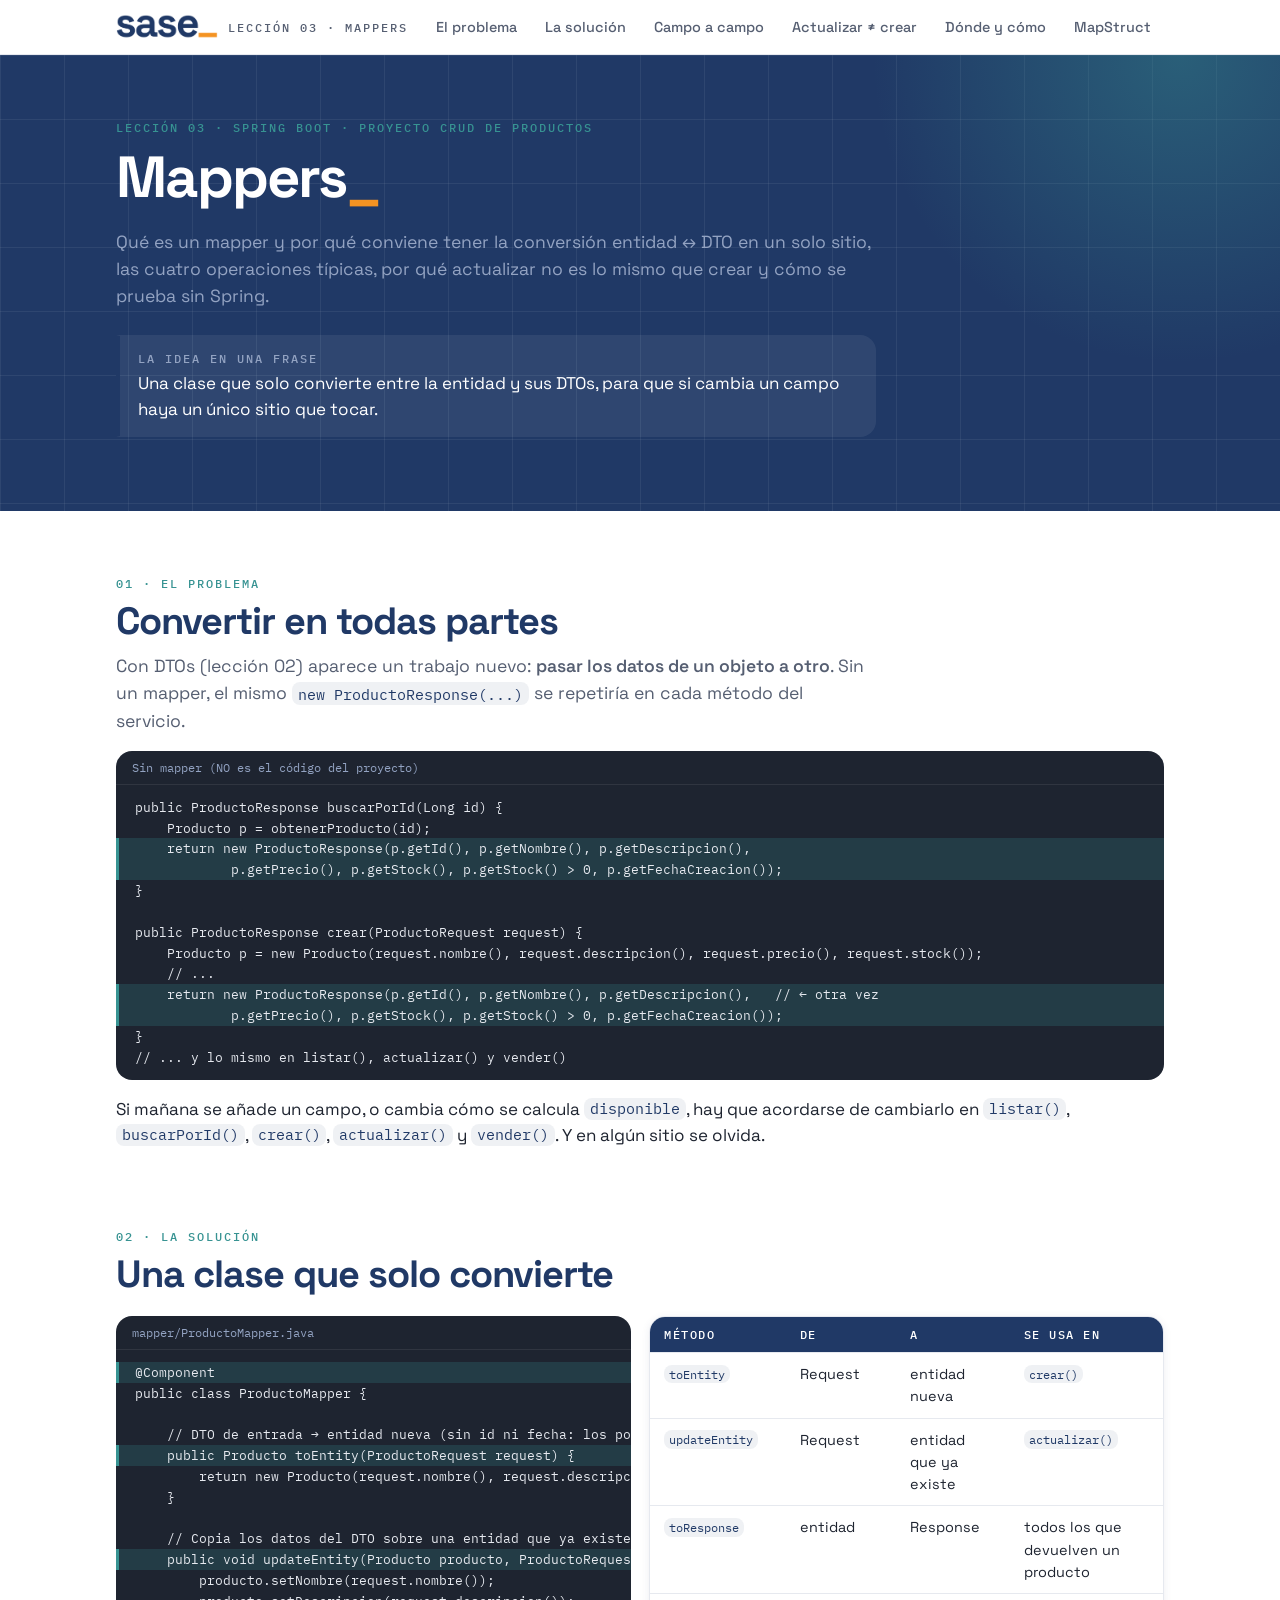
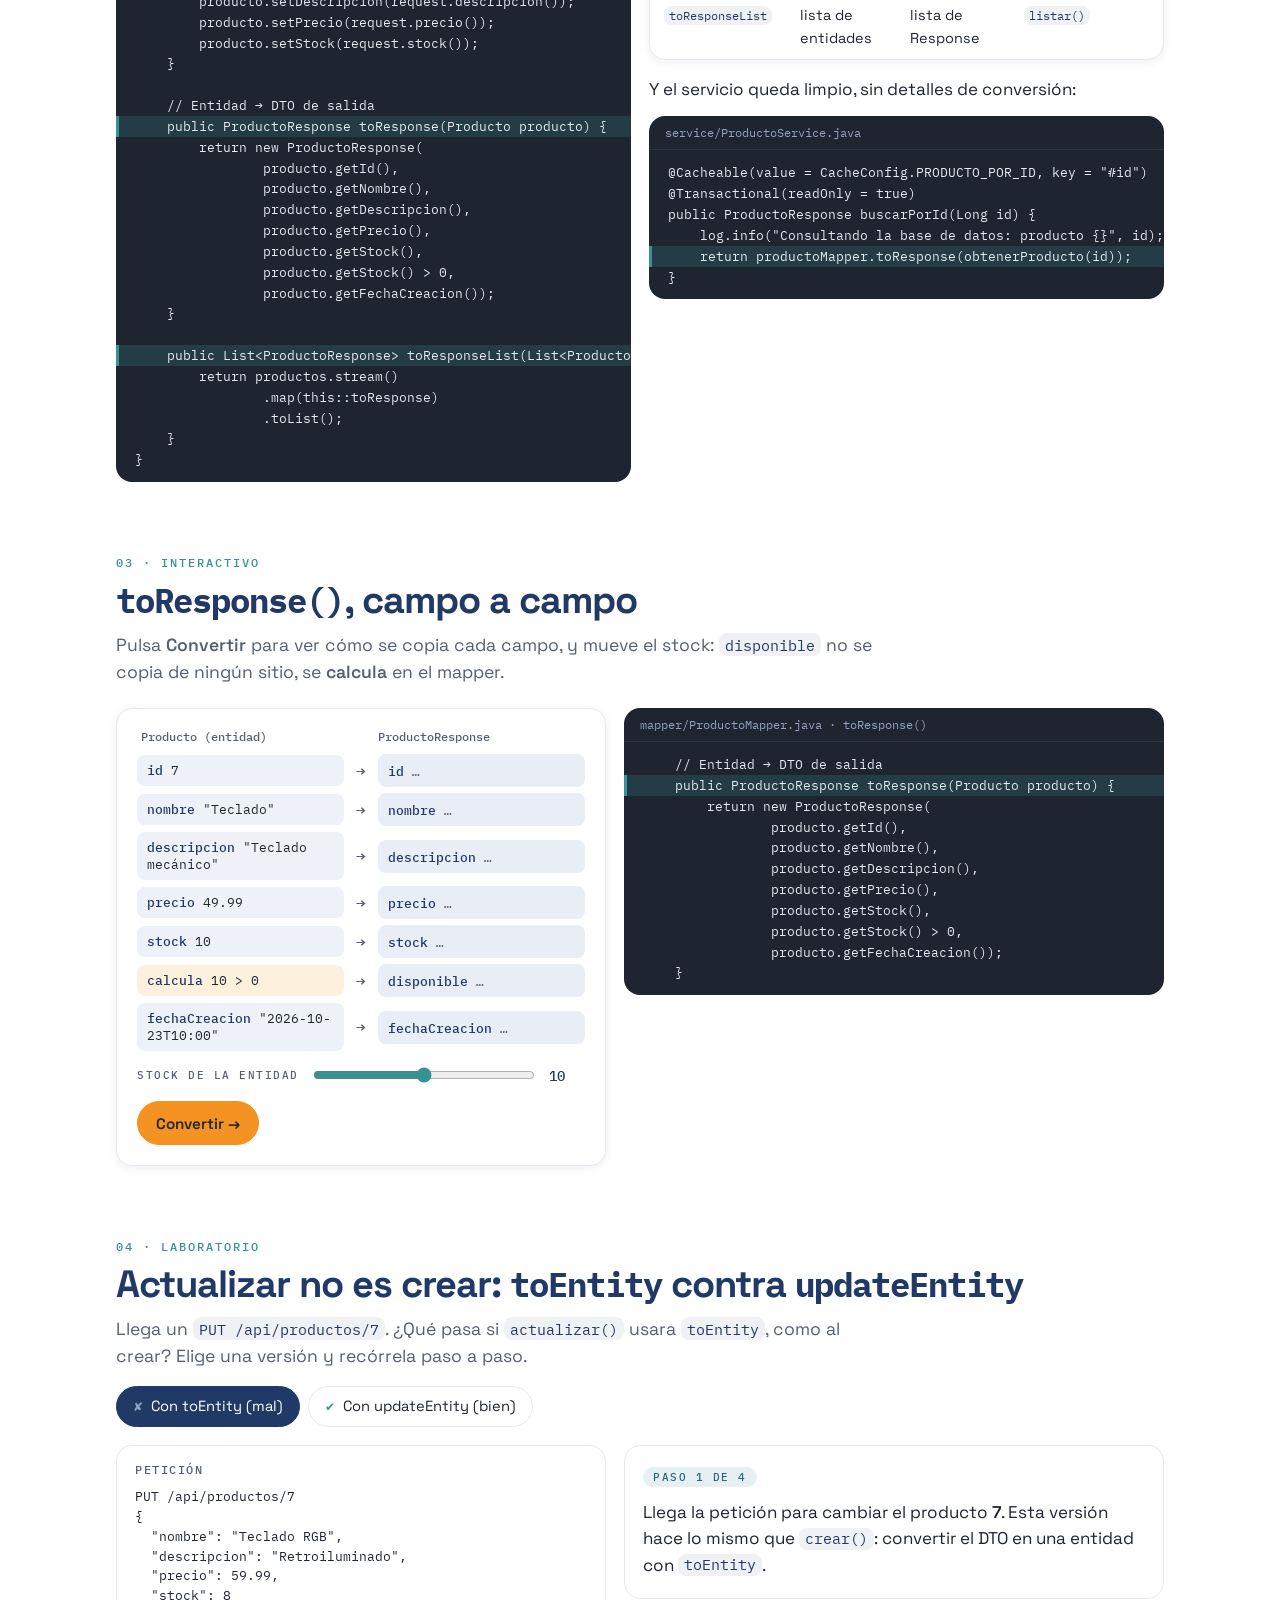
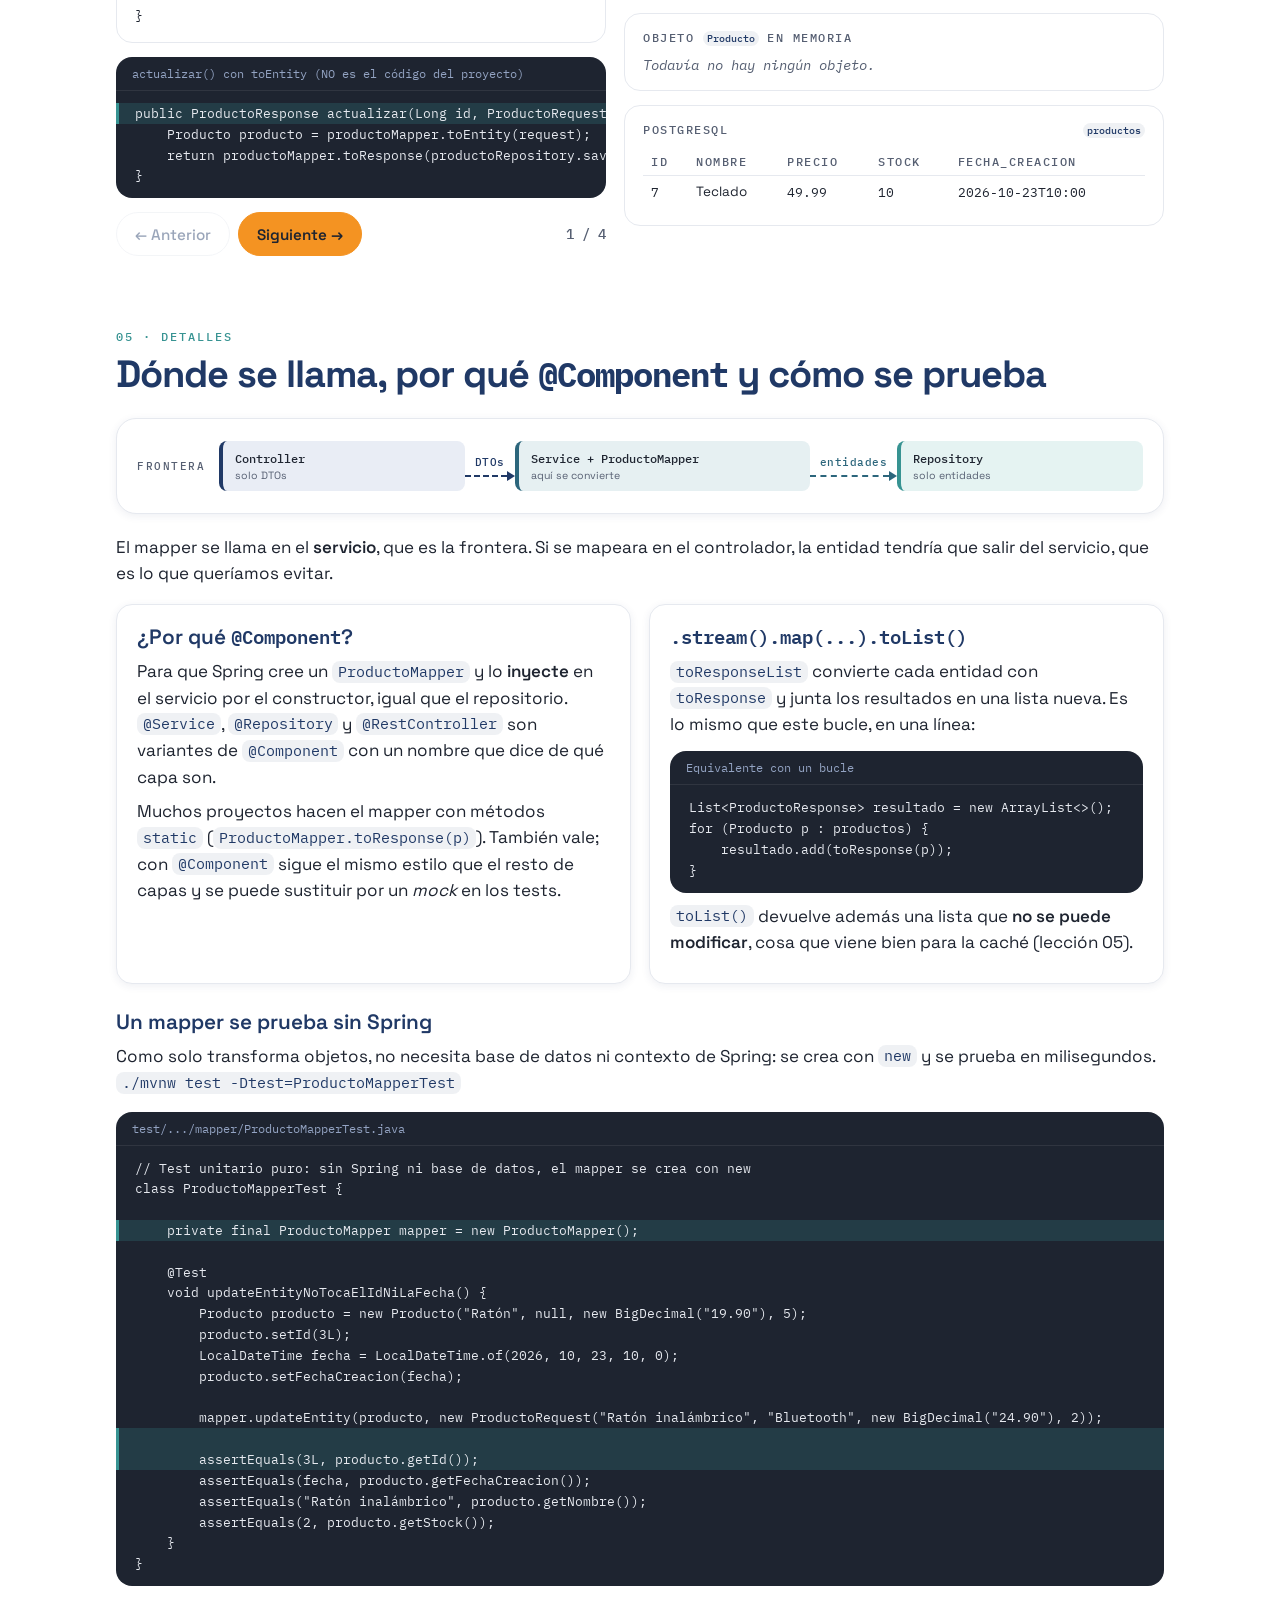
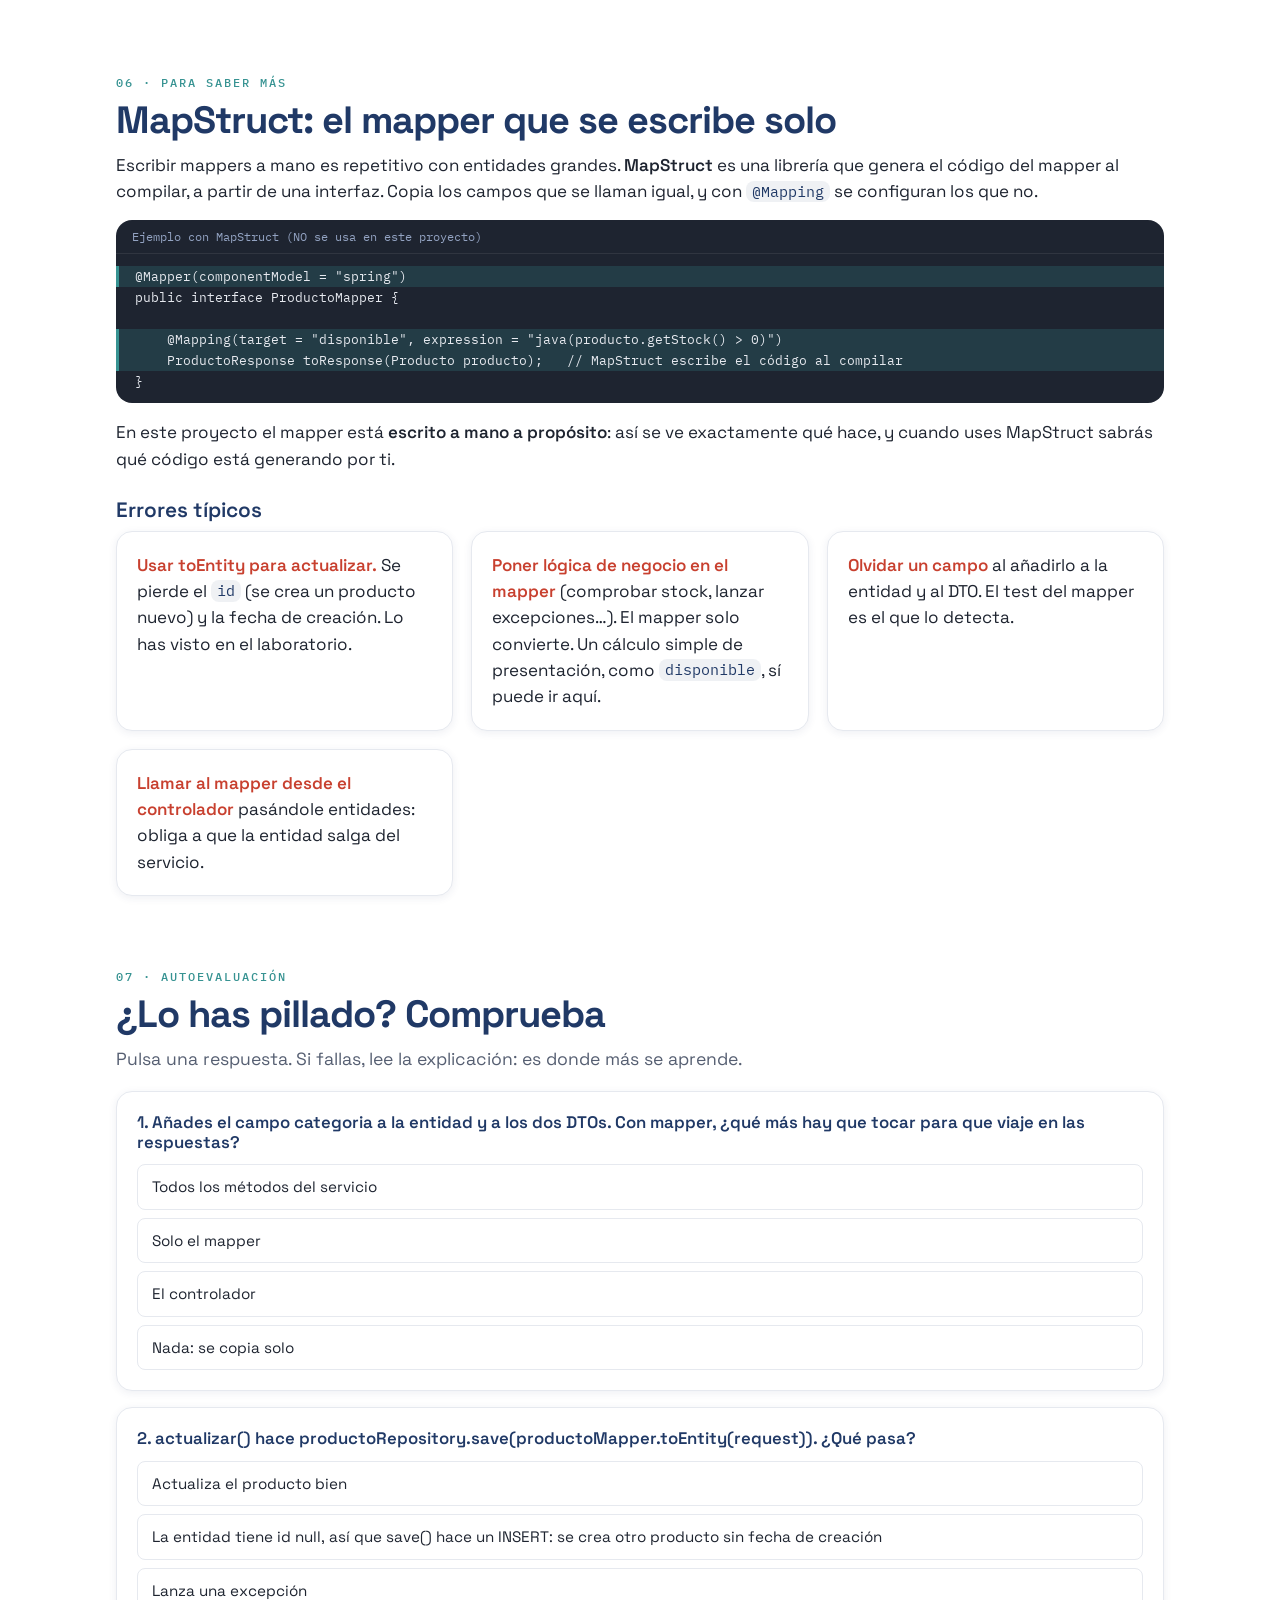
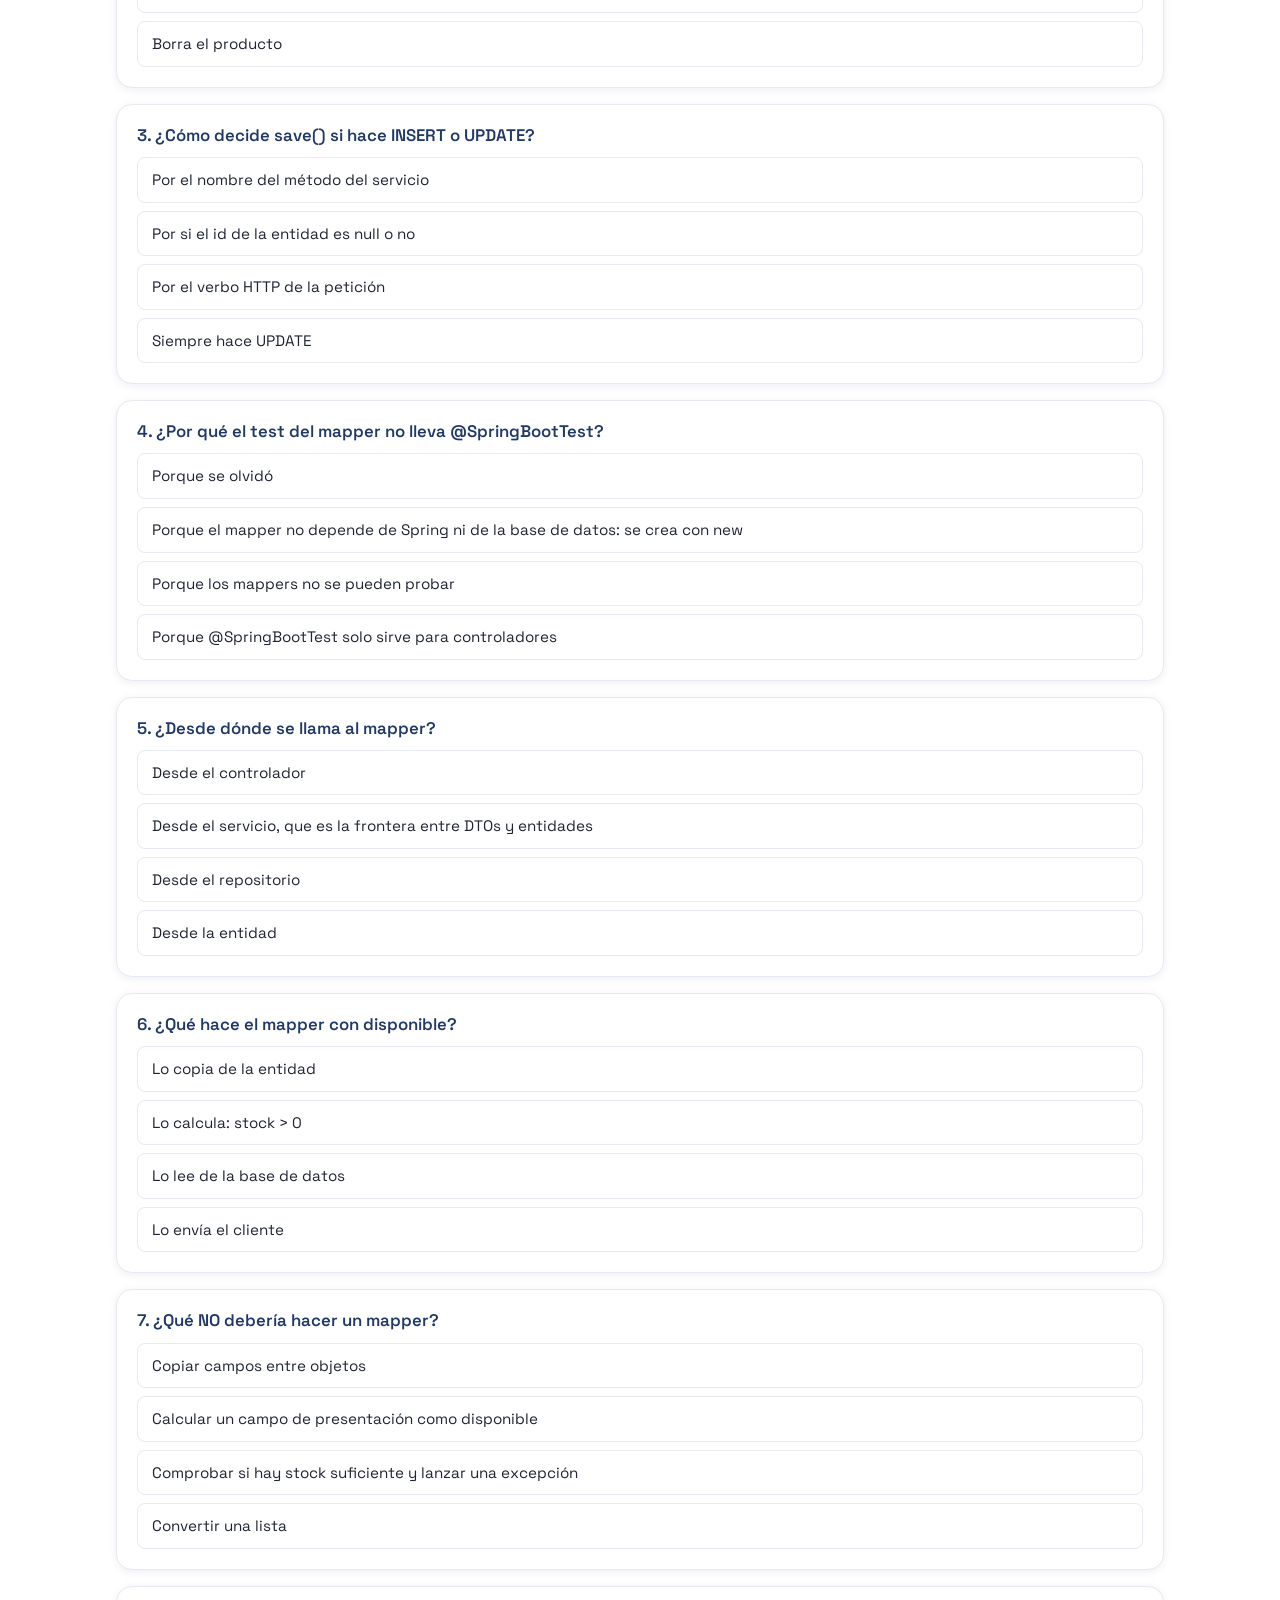
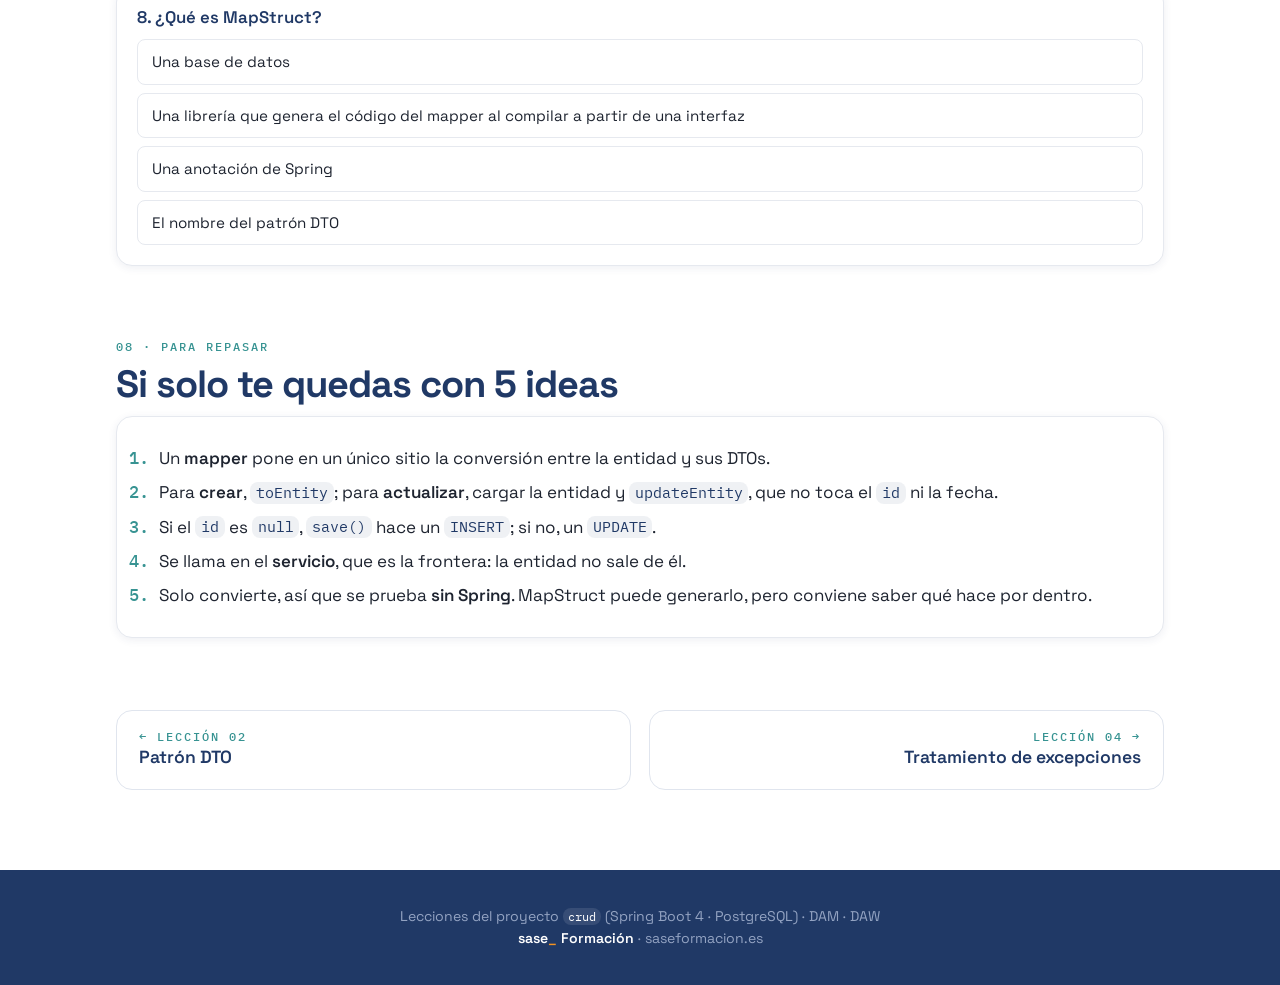
<file: docs/mappers.html>
<!doctype html>
<html lang="es">
<head>
<meta charset="utf-8">
<meta name="viewport" content="width=device-width, initial-scale=1">
<title>Lección 03 · Mappers · SASE Formación</title>
<meta name="description" content="Mappers en Spring Boot: convertir entidad y DTO en un único sitio, por qué actualizar no es crear, y cómo se prueban sin Spring.">
<link rel="preconnect" href="https://fonts.googleapis.com">
<link rel="preconnect" href="https://fonts.gstatic.com" crossorigin>
<link href="https://fonts.googleapis.com/css2?family=IBM+Plex+Mono:wght@400;500&family=Space+Grotesk:wght@400;500;600;700&display=swap" rel="stylesheet">
<link rel="stylesheet" href="assets/sase.css">
<style>
.dos { display: grid; grid-template-columns: 1fr 1fr; gap: 18px; margin-top: 18px; }
.dos > * { min-width: 0; }
@media (max-width: 860px) { .dos { grid-template-columns: 1fr; } }
.card h3:first-child { margin-top: 0; }

/* conversión campo a campo */
.conversion { display: grid; grid-template-columns: minmax(0, 1fr) minmax(0, 1.1fr); gap: 18px; margin-top: 22px; align-items: start; }
@media (max-width: 900px) { .conversion { grid-template-columns: 1fr; } }
.campos-mapa { display: grid; gap: 6px; }
.campos-mapa .cab, .campos-mapa .f { display: grid; grid-template-columns: minmax(0, 1fr) 34px minmax(0, 1fr); align-items: center; }
.campos-mapa .cab { font: 500 .74rem var(--mono); color: var(--muted); padding: 0 4px 4px; }
.campos-mapa .lado { border-radius: 8px; padding: 7px 10px; font: 400 .8rem var(--mono); overflow-wrap: anywhere; transition: background 160ms ease, box-shadow 160ms ease; }
.campos-mapa .izq { background: var(--tint-model); }
.campos-mapa .der { background: var(--tint-controller); }
.campos-mapa .lado b { font-weight: 500; color: var(--blue); }
.campos-mapa .lado.calc { background: #FDF1DD; }
.campos-mapa .flecha-c { text-align: center; color: var(--muted); font: 500 1rem var(--mono); }
.campos-mapa .f.activa .lado { box-shadow: 0 0 0 2px var(--teal); }
.campos-mapa .f.activa .flecha-c { color: var(--teal); }
.stock-ctrl { display: flex; gap: 12px; align-items: center; flex-wrap: wrap; margin-top: 14px; }
.stock-ctrl input[type="range"] { flex: 1; min-width: 160px; accent-color: var(--teal); }
.stock-ctrl output { font: 500 .9rem var(--mono); color: var(--blue); min-width: 2.5em; }

/* toEntity vs updateEntity */
.lab { display: grid; grid-template-columns: minmax(0, 1fr) minmax(0, 1.1fr); gap: 18px; margin-top: 18px; align-items: start; }
@media (max-width: 900px) { .lab { grid-template-columns: 1fr; } }
.lab-izq, .lab-der { display: grid; gap: 14px; align-content: start; }
.objeto { display: grid; gap: 4px; font: 400 .82rem var(--mono); }
.objeto div { display: flex; justify-content: space-between; gap: 10px; padding: 4px 6px; border-radius: 6px; }
.objeto b { font-weight: 500; color: var(--blue); }
.objeto .nulo { background: #FBEDEB; }
.objeto .nulo b { color: var(--error); }
.objeto .cambia { background: #FDF1DD; }
.objeto .intacto { background: #E2F0EF; }
#labTabla { overflow-x: auto; }
table.mini { font-size: .84rem; }
table.mini th { background: var(--white); color: var(--muted); border-bottom: 1px solid var(--line); padding: 6px 8px; }
table.mini td { padding: 6px 8px; }
table.mini td.n { font-family: var(--mono); }
table.mini tr.nueva td { background: #FBEDEB; }
table.mini tr.cambiada td { background: #E2F0EF; }
.sql-linea { font: 500 .82rem var(--mono); color: var(--blue); margin: 0; }
.paso-texto .where { display: inline-block; font: 500 .7rem var(--mono); letter-spacing: 1.5px; text-transform: uppercase; padding: 3px 10px; border-radius: 999px; margin-bottom: 8px; background: var(--tint-service); color: #2C667C; }
.paso-texto.mal .where { background: #FBEDEB; color: var(--error); }
.paso-texto.bien .where { background: #E2F0EF; color: #2A7574; }
.paso-texto p { margin: 4px 0; }
.peticion-put { font: 400 .8rem/1.55 var(--mono); white-space: pre; overflow-x: auto; margin: 0; }
</style>
</head>
<body>

<header class="topbar">
  <div class="topbar-inner">
    <a class="brand" href="index.html" title="Índice de lecciones"><img src="sase_logo_rectangular.png" alt="SASE Formación"><span>Lección 03 · Mappers</span></a>
    <nav class="nav" aria-label="Secciones">
      <a href="#problema">El problema</a>
      <a href="#solucion">La solución</a>
      <a href="#campos">Campo a campo</a>
      <a href="#actualizar">Actualizar ≠ crear</a>
      <a href="#donde">Dónde y cómo</a>
      <a href="#mapstruct">MapStruct</a>
      <a href="#test">Autoevaluación</a>
      <a href="#resumen">Resumen</a>
    </nav>
  </div>
</header>

<div class="hero-band">
<div class="hero">
  <div class="kicker">Lección 03 · Spring Boot · Proyecto CRUD de productos</div>
  <h1>Mappers</h1>
  <p class="lead">Qué es un mapper y por qué conviene tener la conversión entidad ↔ DTO en un solo sitio, las cuatro operaciones típicas, por qué actualizar no es lo mismo que crear y cómo se prueba sin Spring.</p>
  <div class="callout key">
    <strong>La idea en una frase</strong>
    Una clase que solo convierte entre la entidad y sus DTOs, para que si cambia un campo haya un único sitio que tocar.
  </div>
</div>
</div>

<main>

<!-- ================= PROBLEMA ================= -->
<section id="problema">
  <div class="kicker">01 · El problema</div>
  <h2>Convertir en todas partes</h2>
  <p class="lead">Con DTOs (lección 02) aparece un trabajo nuevo: <strong>pasar los datos de un objeto a otro</strong>. Sin un mapper, el mismo <code>new ProductoResponse(...)</code> se repetiría en cada método del servicio.</p>
  <div class="code flotante" data-snippet="sinMapper"></div>
  <p>Si mañana se añade un campo, o cambia cómo se calcula <code>disponible</code>, hay que acordarse de cambiarlo en <code>listar()</code>, <code>buscarPorId()</code>, <code>crear()</code>, <code>actualizar()</code> y <code>vender()</code>. Y en algún sitio se olvida.</p>
</section>

<!-- ================= SOLUCIÓN ================= -->
<section id="solucion">
  <div class="kicker">02 · La solución</div>
  <h2>Una clase que solo convierte</h2>
  <div class="dos">
    <div class="code" data-snippet="mapper"></div>
    <div>
      <div class="table-wrap" style="margin-top:0">
        <table>
          <thead><tr><th>Método</th><th>De</th><th>A</th><th>Se usa en</th></tr></thead>
          <tbody>
            <tr><td><code>toEntity</code></td><td>Request</td><td>entidad nueva</td><td><code>crear()</code></td></tr>
            <tr><td><code>updateEntity</code></td><td>Request</td><td>entidad que ya existe</td><td><code>actualizar()</code></td></tr>
            <tr><td><code>toResponse</code></td><td>entidad</td><td>Response</td><td>todos los que devuelven un producto</td></tr>
            <tr><td><code>toResponseList</code></td><td>lista de entidades</td><td>lista de Response</td><td><code>listar()</code></td></tr>
          </tbody>
        </table>
      </div>
      <p style="margin-top:16px">Y el servicio queda limpio, sin detalles de conversión:</p>
      <div class="code" data-snippet="usoServicio"></div>
    </div>
  </div>
</section>

<!-- ================= CAMPO A CAMPO ================= -->
<section id="campos">
  <div class="kicker">03 · Interactivo</div>
  <h2><code>toResponse()</code>, campo a campo</h2>
  <p class="lead">Pulsa <strong>Convertir</strong> para ver cómo se copia cada campo, y mueve el stock: <code>disponible</code> no se copia de ningún sitio, se <strong>calcula</strong> en el mapper.</p>
  <div class="conversion">
    <div class="card">
      <div class="campos-mapa" id="camposMapa"></div>
      <div class="stock-ctrl">
        <label for="stock" class="campo" style="margin:0"><span>Stock de la entidad</span></label>
        <input type="range" id="stock" min="0" max="20" value="10">
        <output id="stockValor" for="stock">10</output>
      </div>
      <div class="controls" style="margin-bottom:0">
        <button class="btn cta" type="button" id="convertir">Convertir →</button>
      </div>
    </div>
    <div class="code" id="codigoCampos"></div>
  </div>
</section>

<!-- ================= ACTUALIZAR ================= -->
<section id="actualizar">
  <div class="kicker">04 · Laboratorio</div>
  <h2>Actualizar no es crear: <code>toEntity</code> contra <code>updateEntity</code></h2>
  <p class="lead">Llega un <code>PUT /api/productos/7</code>. ¿Qué pasa si <code>actualizar()</code> usara <code>toEntity</code>, como al crear? Elige una versión y recórrela paso a paso.</p>

  <div class="controls">
    <button class="chip-btn" type="button" data-version="mal" aria-pressed="true"><span class="verb">✘</span> Con toEntity (mal)</button>
    <button class="chip-btn" type="button" data-version="bien" aria-pressed="false"><span class="verb">✔</span> Con updateEntity (bien)</button>
  </div>

  <div class="lab">
    <div class="lab-izq">
      <div class="panel">
        <h4>Petición</h4>
        <pre class="peticion-put">PUT /api/productos/7
{
  "nombre": "Teclado RGB",
  "descripcion": "Retroiluminado",
  "precio": 59.99,
  "stock": 8
}</pre>
      </div>
      <div class="code" id="labCodigo"></div>
      <div class="controls" style="margin:0">
        <button class="btn" type="button" id="labAnterior">← Anterior</button>
        <button class="btn cta" type="button" id="labSiguiente">Siguiente →</button>
        <span class="step-count" id="labCuenta"></span>
      </div>
    </div>
    <div class="lab-der">
      <div class="panel paso-texto" id="labTexto" aria-live="polite"></div>
      <div class="panel">
        <h4><span>Objeto <code>Producto</code> en memoria</span></h4>
        <div class="objeto" id="labObjeto"></div>
      </div>
      <div class="panel">
        <h4>PostgreSQL <code>productos</code></h4>
        <div id="labTabla"></div>
        <p class="sql-linea" id="labSql"></p>
      </div>
    </div>
  </div>
</section>

<!-- ================= DÓNDE ================= -->
<section id="donde">
  <div class="kicker">05 · Detalles</div>
  <h2>Dónde se llama, por qué <code>@Component</code> y cómo se prueba</h2>
  <div class="ruta" style="grid-template-columns: max-content minmax(0,1fr) auto minmax(0,1.2fr) auto minmax(0,1fr)" role="img" aria-label="El servicio es la frontera: hacia el controlador salen DTOs y hacia el repositorio van entidades">
    <div class="ruta-fila">
      <span class="etq">Frontera</span>
      <div class="paso" style="--c: var(--c-controller); --t: var(--tint-controller)">Controller<small>solo DTOs</small></div>
      <div class="salto" style="color: var(--blue)">DTOs</div>
      <div class="paso" style="--c: var(--c-service); --t: var(--tint-service)">Service + ProductoMapper<small>aquí se convierte</small></div>
      <div class="salto" style="color: #2C667C">entidades</div>
      <div class="paso" style="--c: var(--c-repository); --t: var(--tint-repository)">Repository<small>solo entidades</small></div>
    </div>
  </div>
  <p>El mapper se llama en el <strong>servicio</strong>, que es la frontera. Si se mapeara en el controlador, la entidad tendría que salir del servicio, que es lo que queríamos evitar.</p>

  <div class="dos">
    <div class="card">
      <h3>¿Por qué <code>@Component</code>?</h3>
      <p>Para que Spring cree un <code>ProductoMapper</code> y lo <strong>inyecte</strong> en el servicio por el constructor, igual que el repositorio. <code>@Service</code>, <code>@Repository</code> y <code>@RestController</code> son variantes de <code>@Component</code> con un nombre que dice de qué capa son.</p>
      <p>Muchos proyectos hacen el mapper con métodos <code>static</code> (<code>ProductoMapper.toResponse(p)</code>). También vale; con <code>@Component</code> sigue el mismo estilo que el resto de capas y se puede sustituir por un <em>mock</em> en los tests.</p>
    </div>
    <div class="card">
      <h3><code>.stream().map(...).toList()</code></h3>
      <p><code>toResponseList</code> convierte cada entidad con <code>toResponse</code> y junta los resultados en una lista nueva. Es lo mismo que este bucle, en una línea:</p>
      <div class="code" data-snippet="bucle"></div>
      <p style="margin-top:10px"><code>toList()</code> devuelve además una lista que <strong>no se puede modificar</strong>, cosa que viene bien para la caché (lección 05).</p>
    </div>
  </div>

  <h3>Un mapper se prueba sin Spring</h3>
  <p>Como solo transforma objetos, no necesita base de datos ni contexto de Spring: se crea con <code>new</code> y se prueba en milisegundos. <code>./mvnw test -Dtest=ProductoMapperTest</code></p>
  <div class="code flotante" data-snippet="test"></div>
</section>

<!-- ================= MAPSTRUCT ================= -->
<section id="mapstruct">
  <div class="kicker">06 · Para saber más</div>
  <h2>MapStruct: el mapper que se escribe solo</h2>
  <p>Escribir mappers a mano es repetitivo con entidades grandes. <strong>MapStruct</strong> es una librería que genera el código del mapper al compilar, a partir de una interfaz. Copia los campos que se llaman igual, y con <code>@Mapping</code> se configuran los que no.</p>
  <div class="code flotante" data-snippet="mapstruct"></div>
  <p>En este proyecto el mapper está <strong>escrito a mano a propósito</strong>: así se ve exactamente qué hace, y cuando uses MapStruct sabrás qué código está generando por ti.</p>

  <h3>Errores típicos</h3>
  <div class="grid cols-2">
    <div class="card"><b class="dont">Usar toEntity para actualizar.</b> Se pierde el <code>id</code> (se crea un producto nuevo) y la fecha de creación. Lo has visto en el laboratorio.</div>
    <div class="card"><b class="dont">Poner lógica de negocio en el mapper</b> (comprobar stock, lanzar excepciones…). El mapper solo convierte. Un cálculo simple de presentación, como <code>disponible</code>, sí puede ir aquí.</div>
    <div class="card"><b class="dont">Olvidar un campo</b> al añadirlo a la entidad y al DTO. El test del mapper es el que lo detecta.</div>
    <div class="card"><b class="dont">Llamar al mapper desde el controlador</b> pasándole entidades: obliga a que la entidad salga del servicio.</div>
  </div>
</section>

<!-- ================= TEST ================= -->
<section id="test">
  <div class="kicker">07 · Autoevaluación</div>
  <h2>¿Lo has pillado? Comprueba</h2>
  <p class="lead">Pulsa una respuesta. Si fallas, lee la explicación: es donde más se aprende. <span class="score" id="score"></span></p>
  <div class="quiz" id="quiz"></div>
</section>

<!-- ================= RESUMEN ================= -->
<section id="resumen" class="summary">
  <div class="kicker">08 · Para repasar</div>
  <h2>Si solo te quedas con 5 ideas</h2>
  <div class="card">
    <ol>
      <li>Un <strong>mapper</strong> pone en un único sitio la conversión entre la entidad y sus DTOs.</li>
      <li>Para <strong>crear</strong>, <code>toEntity</code>; para <strong>actualizar</strong>, cargar la entidad y <code>updateEntity</code>, que no toca el <code>id</code> ni la fecha.</li>
      <li>Si el <code>id</code> es <code>null</code>, <code>save()</code> hace un <code>INSERT</code>; si no, un <code>UPDATE</code>.</li>
      <li>Se llama en el <strong>servicio</strong>, que es la frontera: la entidad no sale de él.</li>
      <li>Solo convierte, así que se prueba <strong>sin Spring</strong>. MapStruct puede generarlo, pero conviene saber qué hace por dentro.</li>
    </ol>
  </div>
</section>

<nav class="lesson-nav" id="lessonNav" aria-label="Lecciones"></nav>

</main>

<footer>Lecciones del proyecto <code>crud</code> (Spring Boot 4 · PostgreSQL) · DAM · DAW<br><a href="https://saseformacion.es">sase<span>_</span> Formación</a> · saseformacion.es</footer>

<script src="assets/lecciones.js"></script>
<script>
/* ---------------- código real del proyecto ---------------- */
const MAPPER = [
  '@Component',
  'public class ProductoMapper {',
  '',
  '    // DTO de entrada → entidad nueva (sin id ni fecha: los pone el servidor)',
  '    public Producto toEntity(ProductoRequest request) {',
  '        return new Producto(request.nombre(), request.descripcion(), request.precio(), request.stock());',
  '    }',
  '',
  '    // Copia los datos del DTO sobre una entidad que ya existe (para actualizar)',
  '    public void updateEntity(Producto producto, ProductoRequest request) {',
  '        producto.setNombre(request.nombre());',
  '        producto.setDescripcion(request.descripcion());',
  '        producto.setPrecio(request.precio());',
  '        producto.setStock(request.stock());',
  '    }',
  '',
  '    // Entidad → DTO de salida',
  '    public ProductoResponse toResponse(Producto producto) {',
  '        return new ProductoResponse(',
  '                producto.getId(),',
  '                producto.getNombre(),',
  '                producto.getDescripcion(),',
  '                producto.getPrecio(),',
  '                producto.getStock(),',
  '                producto.getStock() > 0,',
  '                producto.getFechaCreacion());',
  '    }',
  '',
  '    public List<ProductoResponse> toResponseList(List<Producto> productos) {',
  '        return productos.stream()',
  '                .map(this::toResponse)',
  '                .toList();',
  '    }',
  '}'];
const SNIPPETS = {
  sinMapper: { file: 'Sin mapper (NO es el código del proyecto)', hl: [2, 3, 9, 10], lines: [
    'public ProductoResponse buscarPorId(Long id) {',
    '    Producto p = obtenerProducto(id);',
    '    return new ProductoResponse(p.getId(), p.getNombre(), p.getDescripcion(),',
    '            p.getPrecio(), p.getStock(), p.getStock() > 0, p.getFechaCreacion());',
    '}',
    '',
    'public ProductoResponse crear(ProductoRequest request) {',
    '    Producto p = new Producto(request.nombre(), request.descripcion(), request.precio(), request.stock());',
    '    // ...',
    '    return new ProductoResponse(p.getId(), p.getNombre(), p.getDescripcion(),   // ← otra vez',
    '            p.getPrecio(), p.getStock(), p.getStock() > 0, p.getFechaCreacion());',
    '}',
    '// ... y lo mismo en listar(), actualizar() y vender()'] },
  mapper: { file: 'mapper/ProductoMapper.java', hl: [0, 4, 9, 17, 28], lines: MAPPER },
  usoServicio: { file: 'service/ProductoService.java', hl: [4], lines: [
    '@Cacheable(value = CacheConfig.PRODUCTO_POR_ID, key = "#id")',
    '@Transactional(readOnly = true)',
    'public ProductoResponse buscarPorId(Long id) {',
    '    log.info("Consultando la base de datos: producto {}", id);',
    '    return productoMapper.toResponse(obtenerProducto(id));',
    '}'] },
  bucle: { file: 'Equivalente con un bucle', hl: [], lines: [
    'List<ProductoResponse> resultado = new ArrayList<>();',
    'for (Producto p : productos) {',
    '    resultado.add(toResponse(p));',
    '}'] },
  test: { file: 'test/.../mapper/ProductoMapperTest.java', hl: [3, 13, 14], lines: [
    '// Test unitario puro: sin Spring ni base de datos, el mapper se crea con new',
    'class ProductoMapperTest {',
    '',
    '    private final ProductoMapper mapper = new ProductoMapper();',
    '',
    '    @Test',
    '    void updateEntityNoTocaElIdNiLaFecha() {',
    '        Producto producto = new Producto("Ratón", null, new BigDecimal("19.90"), 5);',
    '        producto.setId(3L);',
    '        LocalDateTime fecha = LocalDateTime.of(2026, 10, 23, 10, 0);',
    '        producto.setFechaCreacion(fecha);',
    '',
    '        mapper.updateEntity(producto, new ProductoRequest("Ratón inalámbrico", "Bluetooth", new BigDecimal("24.90"), 2));',
    '',
    '        assertEquals(3L, producto.getId());',
    '        assertEquals(fecha, producto.getFechaCreacion());',
    '        assertEquals("Ratón inalámbrico", producto.getNombre());',
    '        assertEquals(2, producto.getStock());',
    '    }',
    '}'] },
  mapstruct: { file: 'Ejemplo con MapStruct (NO se usa en este proyecto)', hl: [0, 3, 4], lines: [
    '@Mapper(componentModel = "spring")',
    'public interface ProductoMapper {',
    '',
    '    @Mapping(target = "disponible", expression = "java(producto.getStock() > 0)")',
    '    ProductoResponse toResponse(Producto producto);   // MapStruct escribe el código al compilar',
    '}'] }
};
document.querySelectorAll('[data-snippet]').forEach(el => {
  const s = SNIPPETS[el.dataset.snippet];
  renderCode(el, s.file, s.lines, s.hl);
});

/* ---------------- toResponse campo a campo ---------------- */
(function () {
  const $ = id => document.getElementById(id);
  const ent = { id: 7, nombre: 'Teclado', descripcion: 'Teclado mecánico', precio: '49.99', stock: 10, fechaCreacion: '2026-10-23T10:00' };
  // [campo de la entidad, campo del DTO, línea de toResponse en MAPPER]
  const FILAS = [['id', 'id', 19], ['nombre', 'nombre', 20], ['descripcion', 'descripcion', 21], ['precio', 'precio', 22],
    ['stock', 'stock', 23], ['stock > 0', 'disponible', 24], ['fechaCreacion', 'fechaCreacion', 25]];
  let timer = null;

  function valor(campo) {
    if (campo === 'stock > 0') return ent.stock + ' > 0';
    return typeof ent[campo] === 'string' && campo !== 'precio' ? '"' + ent[campo] + '"' : ent[campo];
  }
  function valorDto(campoDto) {
    if (campoDto === 'disponible') return String(ent.stock > 0);
    return valor(campoDto);
  }

  function pintar(activa, hechas) {
    const m = $('camposMapa');
    m.innerHTML = '<div class="cab"><span>Producto (entidad)</span><span></span><span>ProductoResponse</span></div>';
    FILAS.forEach(([e, d], k) => {
      const f = document.createElement('div');
      f.className = 'f' + (k === activa ? ' activa' : '');
      const izq = document.createElement('div');
      izq.className = 'lado izq' + (d === 'disponible' ? ' calc' : '');
      izq.innerHTML = '<b>' + (d === 'disponible' ? 'calcula' : e) + '</b> ' + valor(e);
      const fl = document.createElement('div');
      fl.className = 'flecha-c';
      fl.textContent = '→';
      const der = document.createElement('div');
      der.className = 'lado der';
      der.innerHTML = k < hechas ? '<b>' + d + '</b> ' + valorDto(d) : '<b>' + d + '</b> <span class="vacio">…</span>';
      f.append(izq, fl, der);
      m.appendChild(f);
    });
  }

  function convertir() {
    clearInterval(timer);
    let k = 0;
    const paso = () => {
      pintar(k, k + 1);
      renderCode($('codigoCampos'), 'mapper/ProductoMapper.java · toResponse()', MAPPER.slice(16, 27), [FILAS[k][2] - 16]);
      k++;
      if (k >= FILAS.length) { clearInterval(timer); setTimeout(() => pintar(-1, FILAS.length), 700); }
    };
    paso();
    timer = setInterval(paso, 650);
  }

  $('stock').addEventListener('input', () => {
    ent.stock = parseInt($('stock').value, 10);
    $('stockValor').textContent = ent.stock;
    clearInterval(timer);
    pintar(5, FILAS.length);
    renderCode($('codigoCampos'), 'mapper/ProductoMapper.java · toResponse()', MAPPER.slice(16, 27), [8]);
  });
  $('convertir').addEventListener('click', convertir);
  pintar(-1, 0);
  renderCode($('codigoCampos'), 'mapper/ProductoMapper.java · toResponse()', MAPPER.slice(16, 27), [1]);
})();

/* ---------------- toEntity contra updateEntity ---------------- */
(function () {
  const $ = id => document.getElementById(id);
  const ORIGINAL = { id: 7, nombre: 'Teclado', descripcion: 'Teclado mecánico', precio: '49.99', stock: 10, fechaCreacion: '2026-10-23T10:00' };
  const PETICION = { nombre: 'Teclado RGB', descripcion: 'Retroiluminado', precio: '59.99', stock: 8 };
  const CODIGO = {
    mal: { file: 'actualizar() con toEntity (NO es el código del proyecto)', lines: [
      'public ProductoResponse actualizar(Long id, ProductoRequest request) {',
      '    Producto producto = productoMapper.toEntity(request);   // ✘ entidad nueva',
      '    return productoMapper.toResponse(productoRepository.save(producto));',
      '}'] },
    bien: { file: 'service/ProductoService.java · actualizar() (resumido)', lines: [
      'public ProductoResponse actualizar(Long id, ProductoRequest request) {',
      '    Producto producto = obtenerProducto(id);                // entidad con id y fecha',
      '    // (aquí va la regla del nombre único, lección 01)',
      '    productoMapper.updateEntity(producto, request);          // solo cambia 4 campos',
      '    return productoMapper.toResponse(productoRepository.save(producto));',
      '}'] }
  };
  const nueva = Object.assign({ id: null, fechaCreacion: null }, PETICION);
  const editada = Object.assign({}, ORIGINAL, PETICION);
  const PASOS = {
    mal: [
      { hl: [0], obj: null, filas: [ORIGINAL], sql: '',
        texto: '<p>Llega la petición para cambiar el producto <strong>7</strong>. Esta versión hace lo mismo que <code>crear()</code>: convertir el DTO en una entidad con <code>toEntity</code>.</p>' },
      { hl: [1], obj: { datos: nueva, marca: { id: 'nulo', fechaCreacion: 'nulo' } }, filas: [ORIGINAL], sql: '',
        texto: '<p><code>toEntity</code> crea una entidad <strong>nueva</strong> con lo que trae el DTO. El DTO no tiene <code>id</code> ni <code>fechaCreacion</code>, así que quedan a <code>null</code>.</p>' },
      { hl: [2], obj: { datos: nueva, marca: { id: 'nulo', fechaCreacion: 'nulo' } }, filas: [ORIGINAL, Object.assign({}, nueva, { id: 9 })], nueva: 9,
        sql: 'insert into productos (descripcion, fecha_creacion, nombre, precio, stock) values (...)',
        texto: '<p><code>save()</code> ve <code>id = null</code> y entiende que es un producto nuevo: hace un <strong>INSERT</strong>. Ahora hay <strong>dos</strong> productos, y el nuevo no tiene fecha de creación.</p>' },
      { hl: [2], obj: { datos: Object.assign({}, nueva, { id: 9 }), marca: { fechaCreacion: 'nulo' } }, filas: [ORIGINAL, Object.assign({}, nueva, { id: 9 })], nueva: 9, sql: 'insert into productos (...)', final: 'mal',
        texto: '<p>El cliente pidió cambiar el <strong>7</strong> y recibe un 200 con el <strong>9</strong>. El 7 sigue igual. Encima, la regla del nombre único ni se ha comprobado.</p>' }
    ],
    bien: [
      { hl: [0], obj: null, filas: [ORIGINAL], sql: '',
        texto: '<p>Llega la petición para cambiar el producto <strong>7</strong>. Esta es la versión del proyecto.</p>' },
      { hl: [1], obj: { datos: ORIGINAL, marca: { id: 'intacto', fechaCreacion: 'intacto' } }, filas: [ORIGINAL], sql: 'select ... from productos where id = 7',
        texto: '<p>Primero se <strong>carga la entidad</strong> de la base de datos con <code>obtenerProducto(7)</code> (o 404 si no existe). Ya tiene su <code>id</code> y su <code>fechaCreacion</code>.</p>' },
      { hl: [3], obj: { datos: editada, marca: { id: 'intacto', fechaCreacion: 'intacto', nombre: 'cambia', descripcion: 'cambia', precio: 'cambia', stock: 'cambia' } }, filas: [ORIGINAL], sql: 'select ... from productos where id = 7',
        texto: '<p><code>updateEntity</code> <strong>copia encima</strong> solo los cuatro campos del DTO. El <code>id</code> y la fecha no se tocan.</p>' },
      { hl: [4], obj: { datos: editada, marca: { id: 'intacto', fechaCreacion: 'intacto' } }, filas: [editada], cambiada: 7, sql: 'update productos set descripcion=?, nombre=?, precio=?, stock=? where id = 7', final: 'bien',
        texto: '<p><code>save()</code> ve <code>id = 7</code>: hace un <strong>UPDATE</strong> de esa fila. Sigue habiendo un solo producto, con sus datos nuevos y su fecha de siempre. El cliente recibe el 7 actualizado.</p>' }
    ]
  };
  let version = 'mal', i = 0;

  function pintarObjeto(o) {
    const box = $('labObjeto');
    box.innerHTML = '';
    if (!o) { box.innerHTML = '<p class="vacio" style="margin:0">Todavía no hay ningún objeto.</p>'; return; }
    ['id', 'nombre', 'descripcion', 'precio', 'stock', 'fechaCreacion'].forEach(k => {
      const d = document.createElement('div');
      const m = o.marca[k];
      if (m) d.className = m;
      const a = document.createElement('span'); a.textContent = k;
      const b = document.createElement('b'); b.textContent = o.datos[k] === null ? 'null' : o.datos[k];
      d.append(a, b);
      box.appendChild(d);
    });
  }

  function pintarTabla(p) {
    const t = document.createElement('table');
    t.className = 'mini';
    t.innerHTML = '<thead><tr><th>id</th><th>nombre</th><th>precio</th><th>stock</th><th>fecha_creacion</th></tr></thead>';
    const tb = document.createElement('tbody');
    p.filas.forEach(f => {
      const tr = document.createElement('tr');
      if (p.nueva === f.id) tr.className = 'nueva destello';
      if (p.cambiada === f.id) tr.className = 'cambiada destello';
      [f.id, f.nombre, f.precio, f.stock, f.fechaCreacion === null ? 'null' : f.fechaCreacion].forEach((x, k) => {
        const td = document.createElement('td');
        td.textContent = x;
        if (k !== 1) td.className = 'n';
        tr.appendChild(td);
      });
      tb.appendChild(tr);
    });
    t.appendChild(tb);
    $('labTabla').innerHTML = '';
    $('labTabla').appendChild(t);
    $('labSql').textContent = p.sql ? 'Hibernate: ' + p.sql : '';
  }

  function ir(n) {
    const pasos = PASOS[version];
    i = Math.max(0, Math.min(n, pasos.length - 1));
    const p = pasos[i];
    renderCode($('labCodigo'), CODIGO[version].file, CODIGO[version].lines, p.hl);
    const texto = $('labTexto');
    texto.className = 'panel paso-texto' + (p.final ? ' ' + p.final : '');
    texto.innerHTML = '<span class="where">' + (p.final === 'mal' ? 'Resultado: se ha duplicado' : p.final === 'bien' ? 'Resultado: correcto' : 'Paso ' + (i + 1) + ' de ' + pasos.length) + '</span>' + p.texto;
    pintarObjeto(p.obj);
    pintarTabla(p);
    $('labCuenta').textContent = (i + 1) + ' / ' + pasos.length;
    $('labAnterior').disabled = i === 0;
    $('labSiguiente').disabled = i === pasos.length - 1;
  }

  document.querySelectorAll('[data-version]').forEach(b => b.addEventListener('click', () => {
    version = b.dataset.version;
    document.querySelectorAll('[data-version]').forEach(x => x.setAttribute('aria-pressed', String(x === b)));
    ir(0);
  }));
  $('labAnterior').addEventListener('click', () => ir(i - 1));
  $('labSiguiente').addEventListener('click', () => ir(i + 1));
  ir(0);
})();

/* ---------------- autoevaluación ---------------- */
crearTest([
  { q: 'Añades el campo categoria a la entidad y a los dos DTOs. Con mapper, ¿qué más hay que tocar para que viaje en las respuestas?',
    opts: ['Todos los métodos del servicio', 'Solo el mapper', 'El controlador', 'Nada: se copia solo'], ok: 1,
    why: 'Toda la conversión vive en ProductoMapper (toEntity, updateEntity y toResponse). Sin mapper habría que tocar cada método del servicio que construye un DTO.' },
  { q: 'actualizar() hace productoRepository.save(productoMapper.toEntity(request)). ¿Qué pasa?',
    opts: ['Actualiza el producto bien', 'La entidad tiene id null, así que save() hace un INSERT: se crea otro producto sin fecha de creación', 'Lanza una excepción', 'Borra el producto'], ok: 1,
    why: 'toEntity crea una entidad nueva sin id ni fecha. Para Hibernate, id null significa «nuevo».' },
  { q: '¿Cómo decide save() si hace INSERT o UPDATE?',
    opts: ['Por el nombre del método del servicio', 'Por si el id de la entidad es null o no', 'Por el verbo HTTP de la petición', 'Siempre hace UPDATE'], ok: 1,
    why: 'Con id null la entidad es nueva (INSERT); con id, se actualiza esa fila (UPDATE).' },
  { q: '¿Por qué el test del mapper no lleva @SpringBootTest?',
    opts: ['Porque se olvidó', 'Porque el mapper no depende de Spring ni de la base de datos: se crea con new', 'Porque los mappers no se pueden probar', 'Porque @SpringBootTest solo sirve para controladores'], ok: 1,
    why: 'Un test sin Spring es más rápido y más sencillo. Solo hace falta el contexto de Spring cuando se prueba algo que depende de él.' },
  { q: '¿Desde dónde se llama al mapper?',
    opts: ['Desde el controlador', 'Desde el servicio, que es la frontera entre DTOs y entidades', 'Desde el repositorio', 'Desde la entidad'], ok: 1,
    why: 'Si el controlador mapeara, la entidad tendría que salir del servicio.' },
  { q: '¿Qué hace el mapper con disponible?',
    opts: ['Lo copia de la entidad', 'Lo calcula: stock > 0', 'Lo lee de la base de datos', 'Lo envía el cliente'], ok: 1,
    why: 'disponible no existe en la tabla ni en la entidad: es un campo de presentación que se calcula al construir el DTO.' },
  { q: '¿Qué NO debería hacer un mapper?',
    opts: ['Copiar campos entre objetos', 'Calcular un campo de presentación como disponible', 'Comprobar si hay stock suficiente y lanzar una excepción', 'Convertir una lista'], ok: 2,
    why: 'Las reglas de negocio van en el servicio. El mapper solo convierte.' },
  { q: '¿Qué es MapStruct?',
    opts: ['Una base de datos', 'Una librería que genera el código del mapper al compilar a partir de una interfaz', 'Una anotación de Spring', 'El nombre del patrón DTO'], ok: 1,
    why: 'Copia sola los campos que se llaman igual y se configura con @Mapping para el resto. Aquí el mapper se escribe a mano para ver qué hace.' }
], { quiz: document.getElementById('quiz'), score: document.getElementById('score'), leccion: 'mappers' });

iniciarLeccion('mappers');
</script>
</body>
</html>
</file>
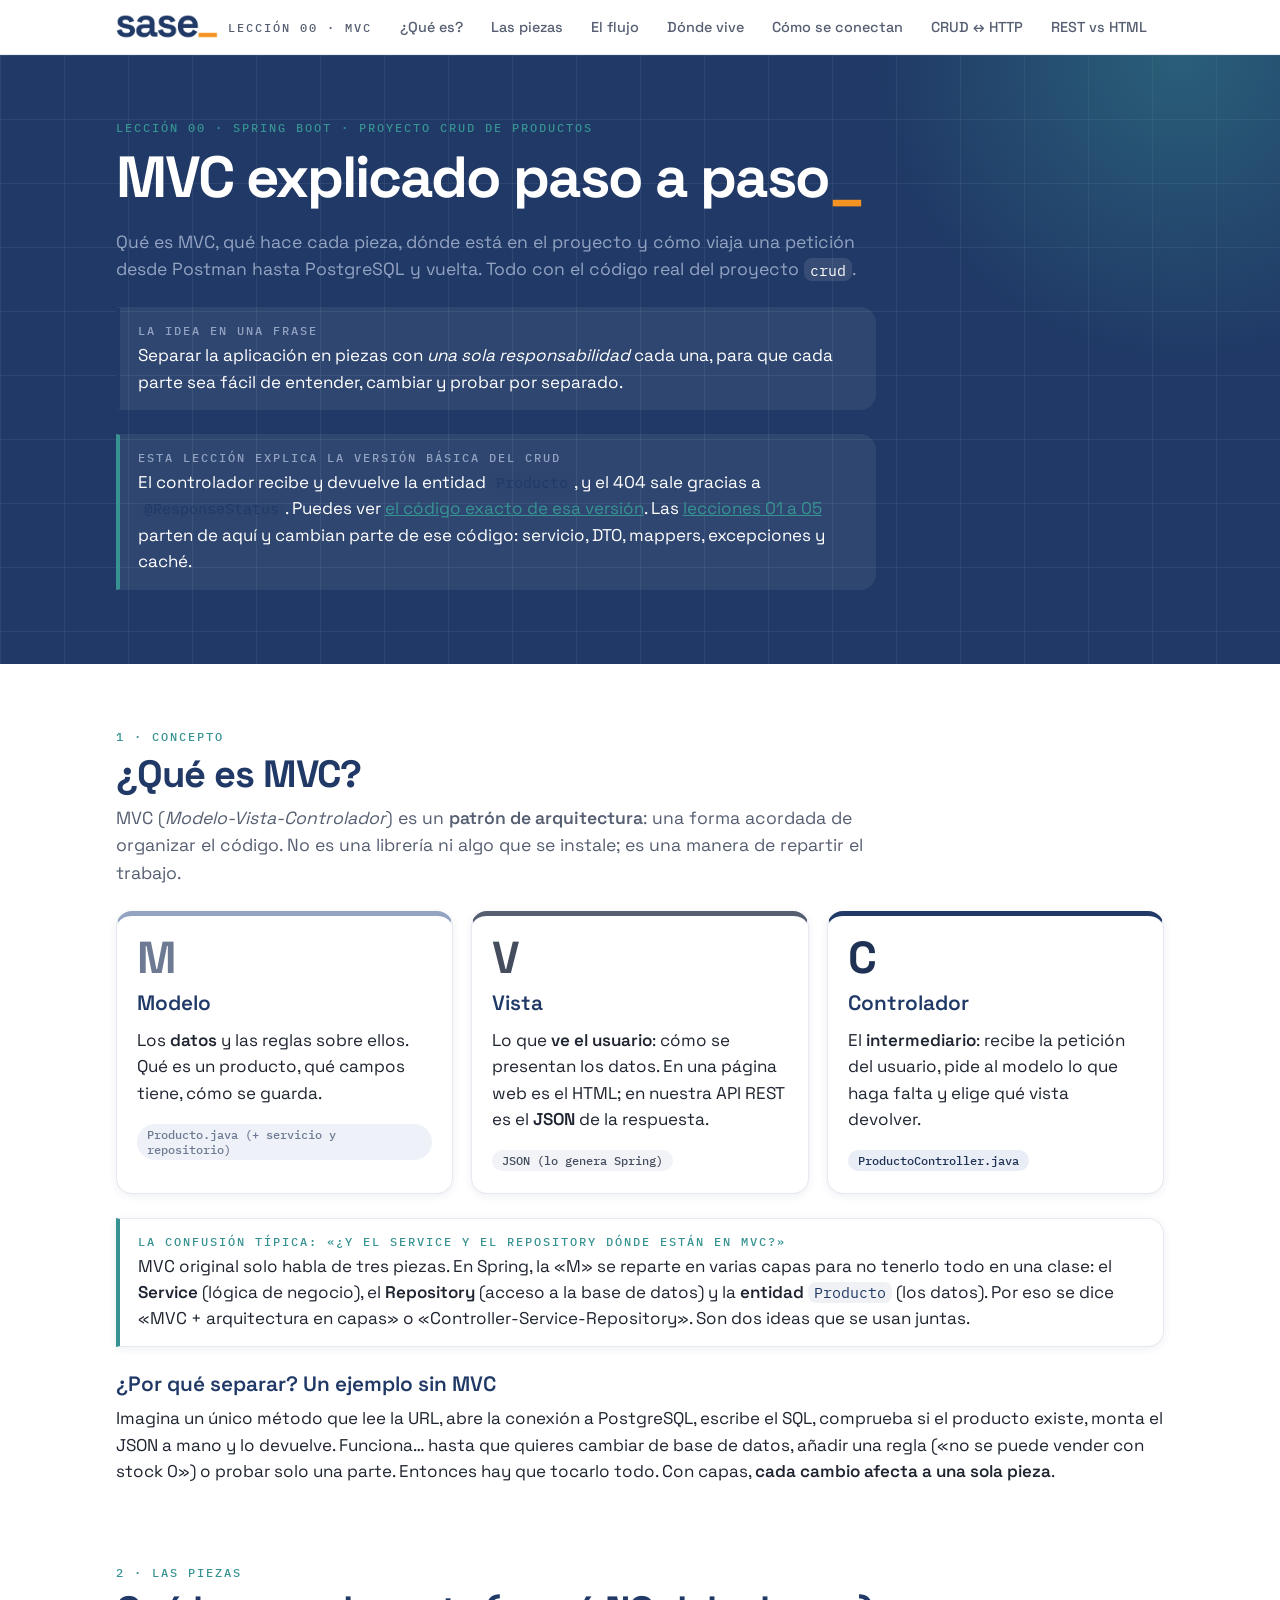
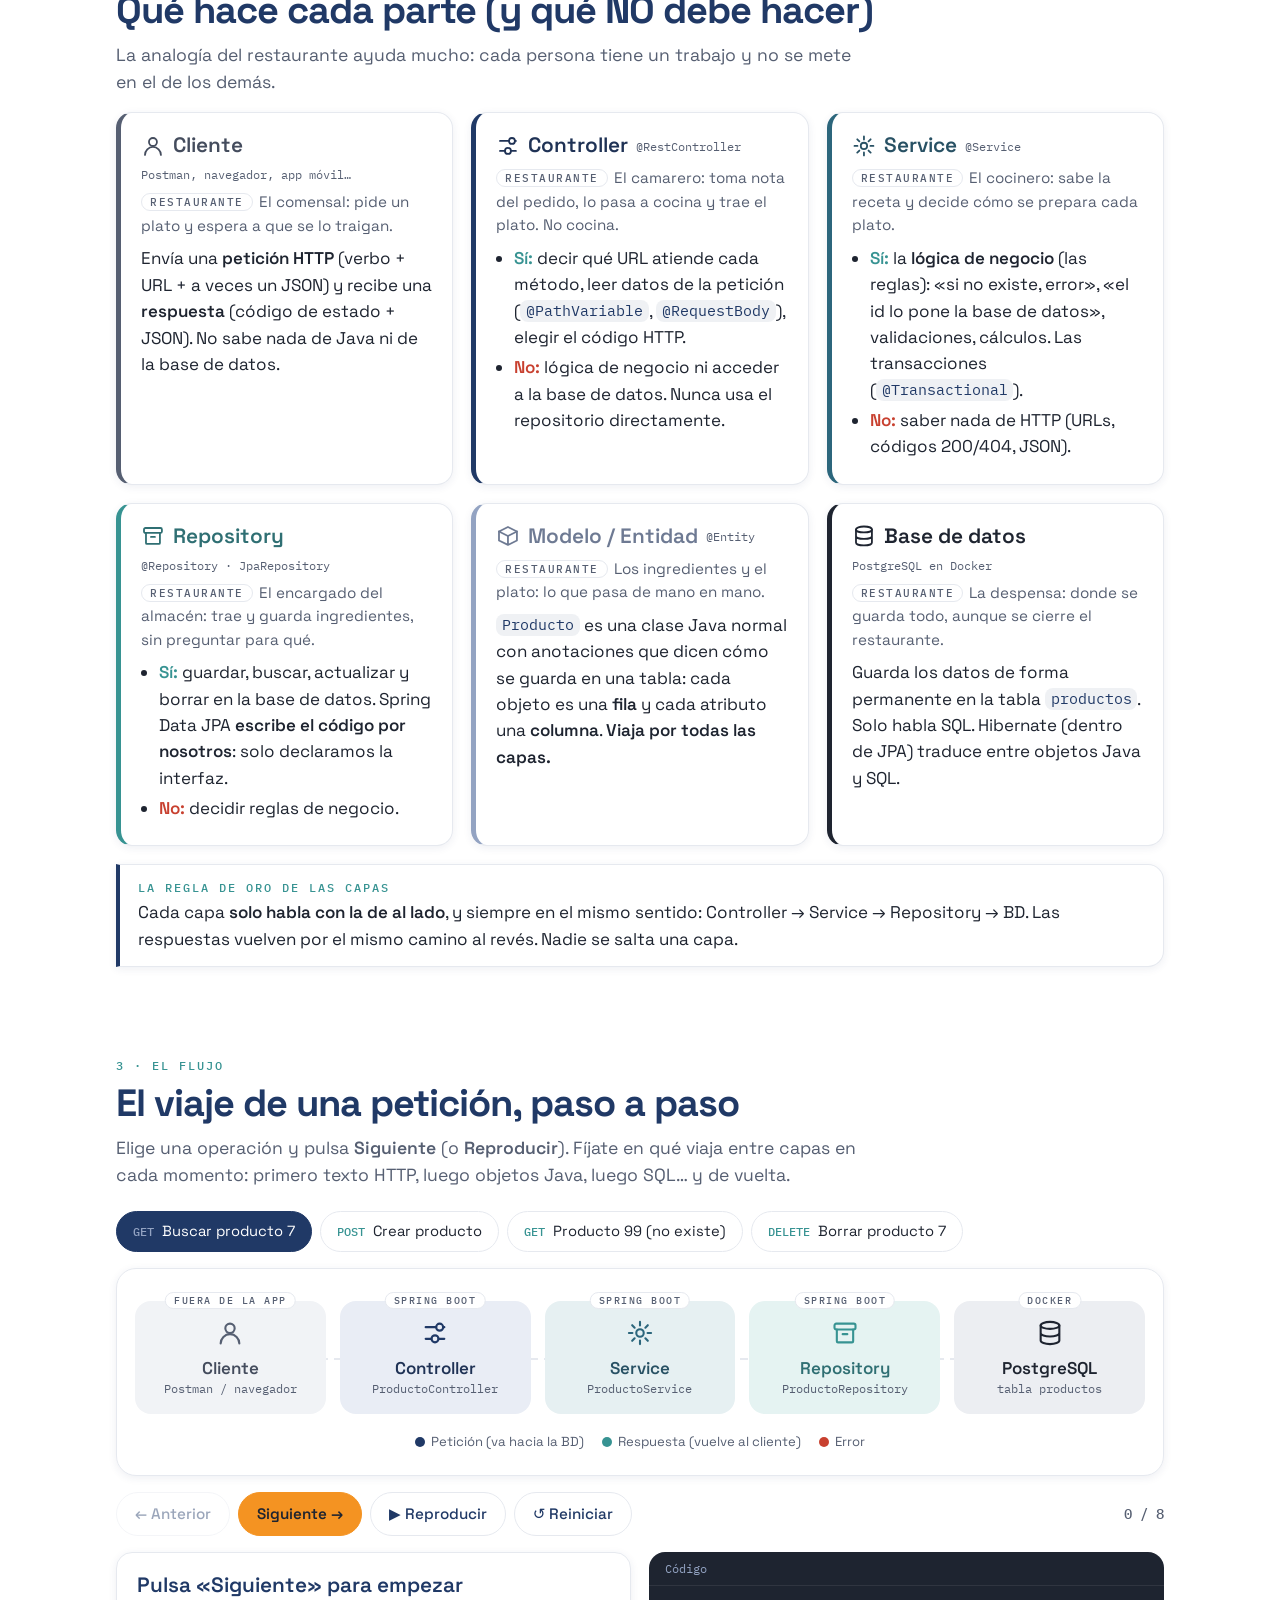
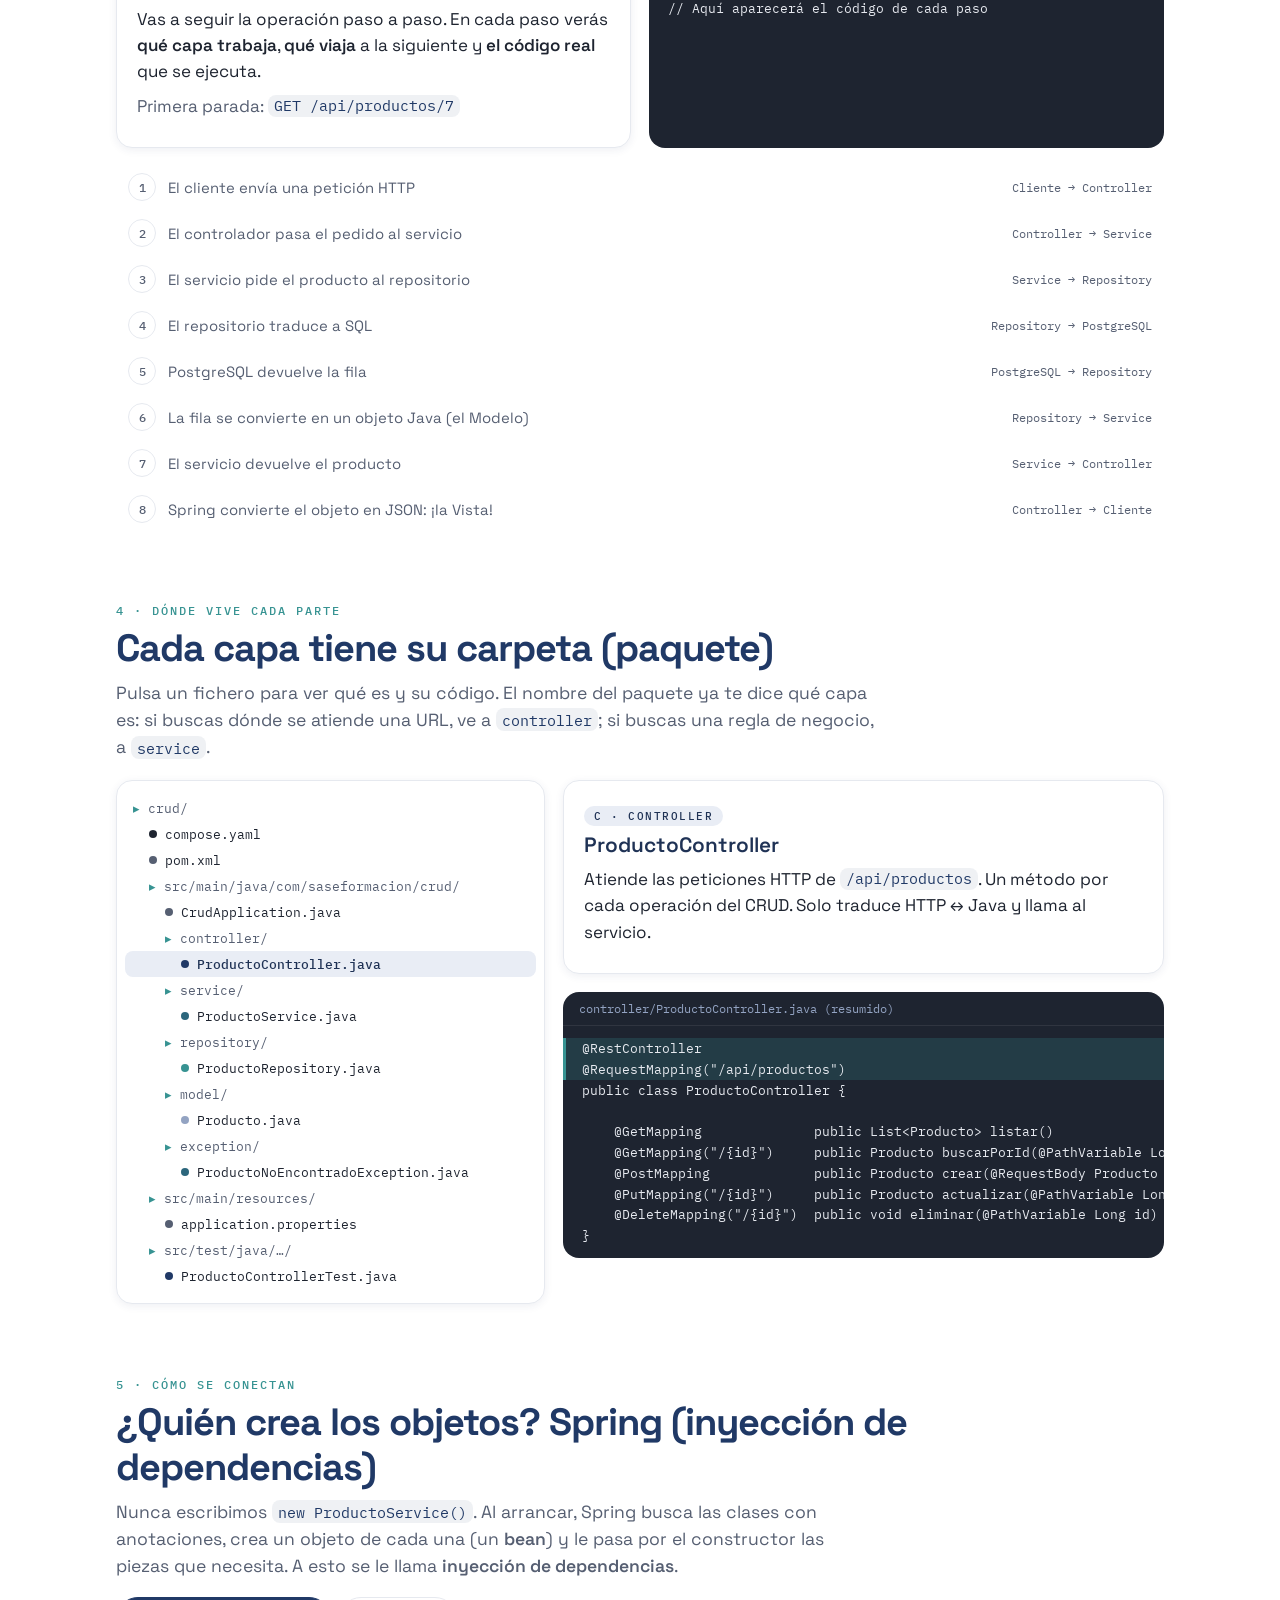
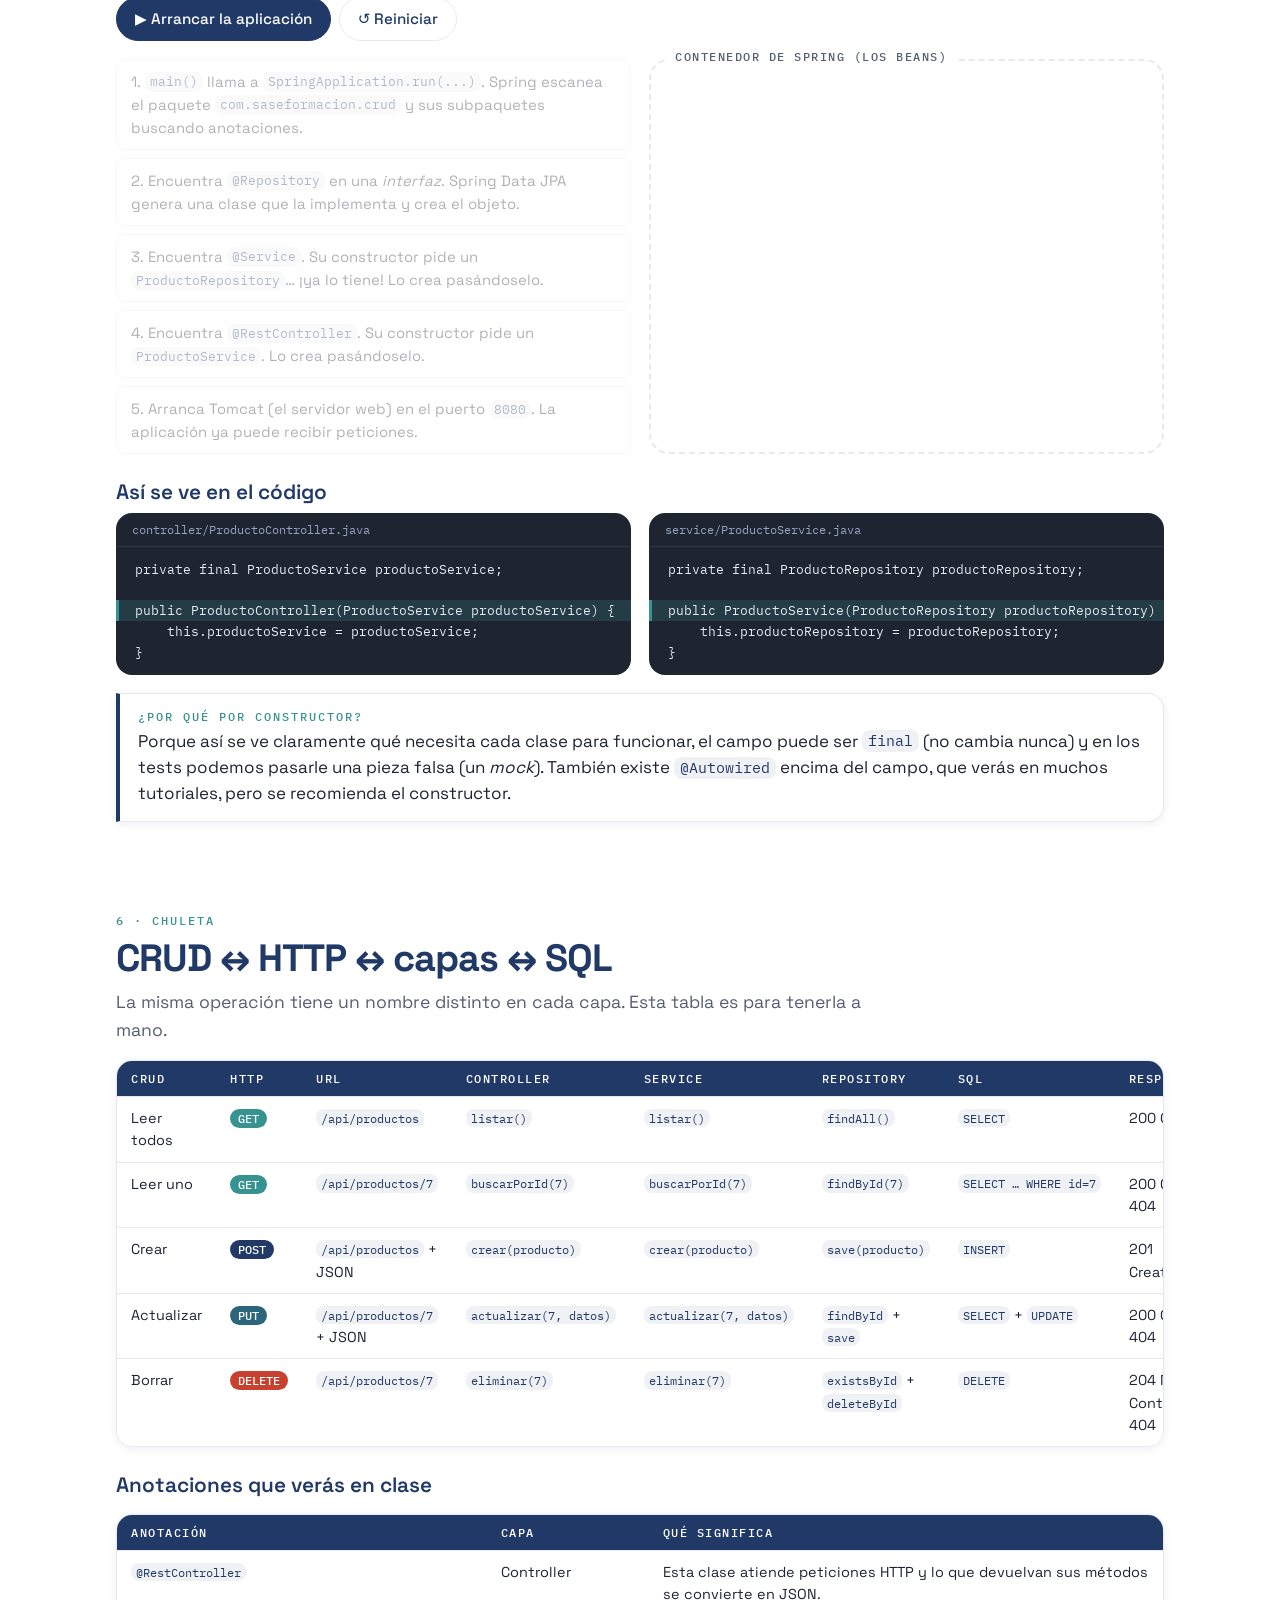
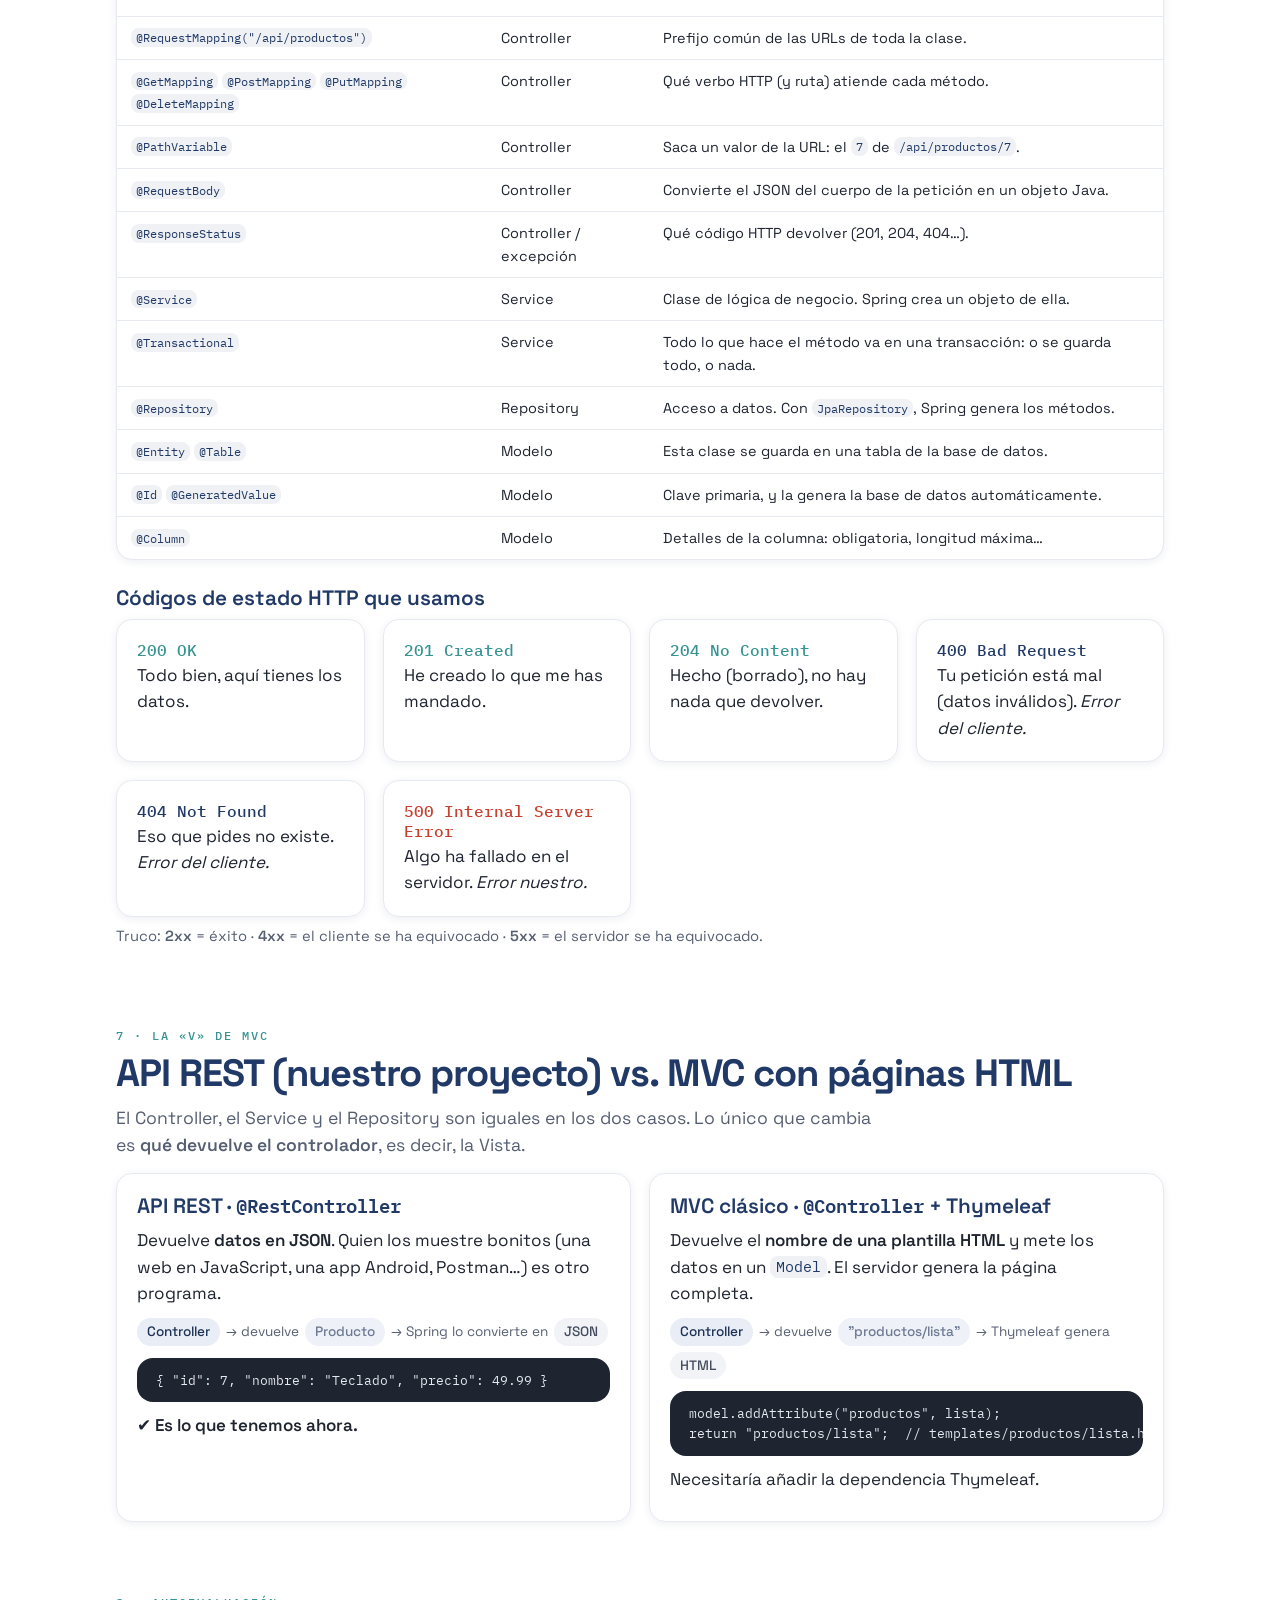
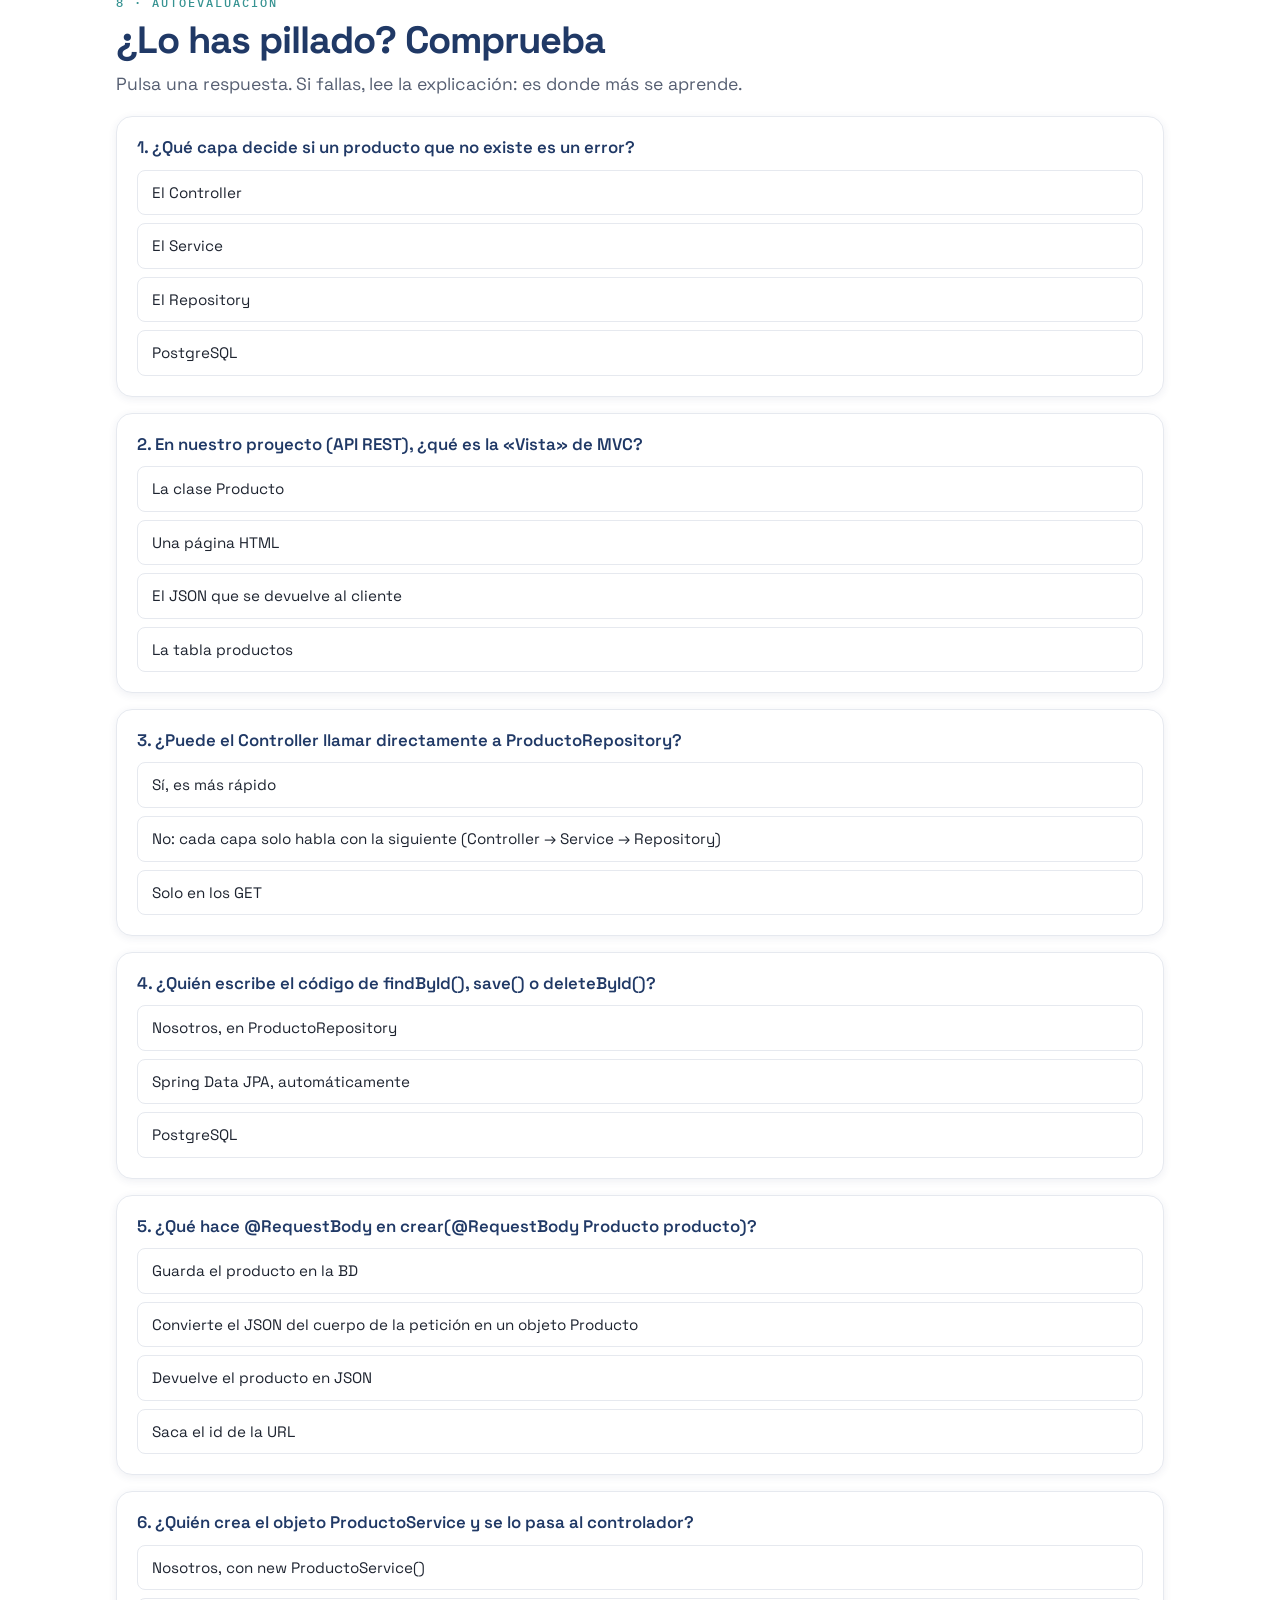
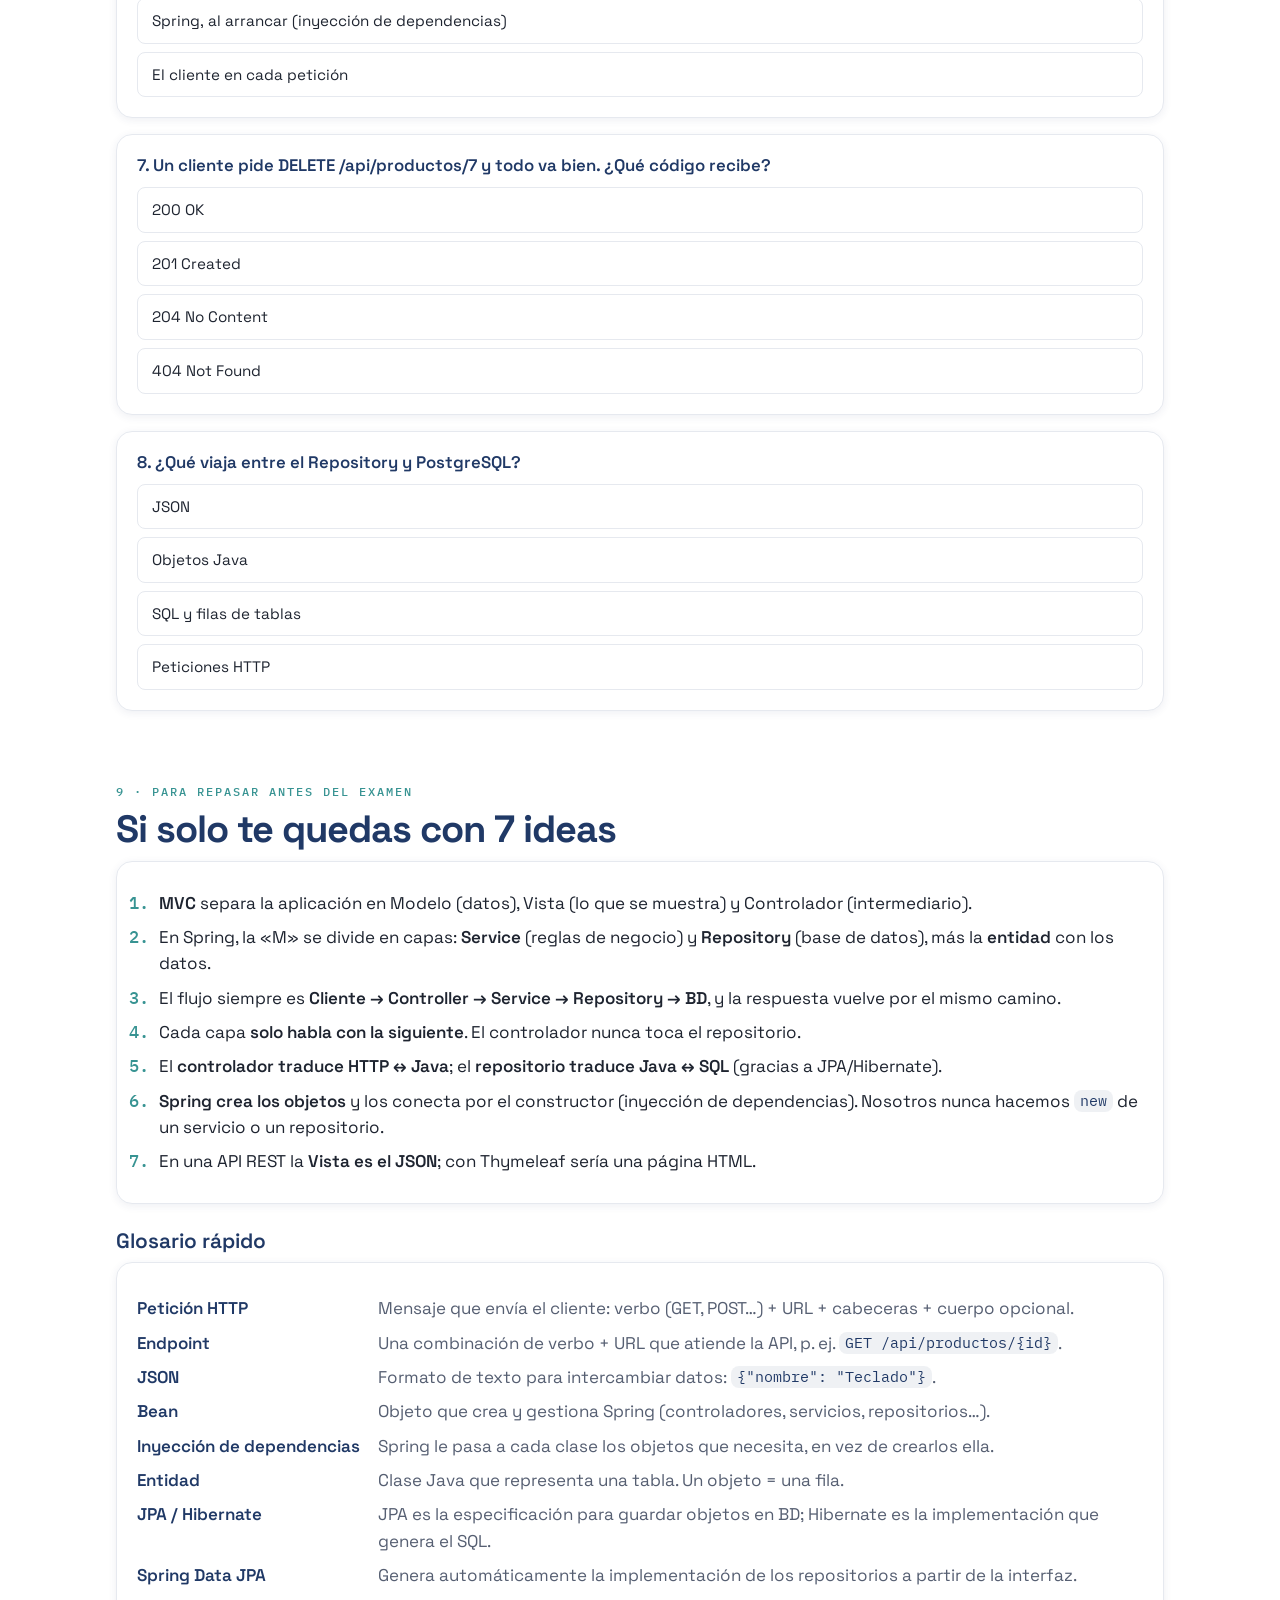
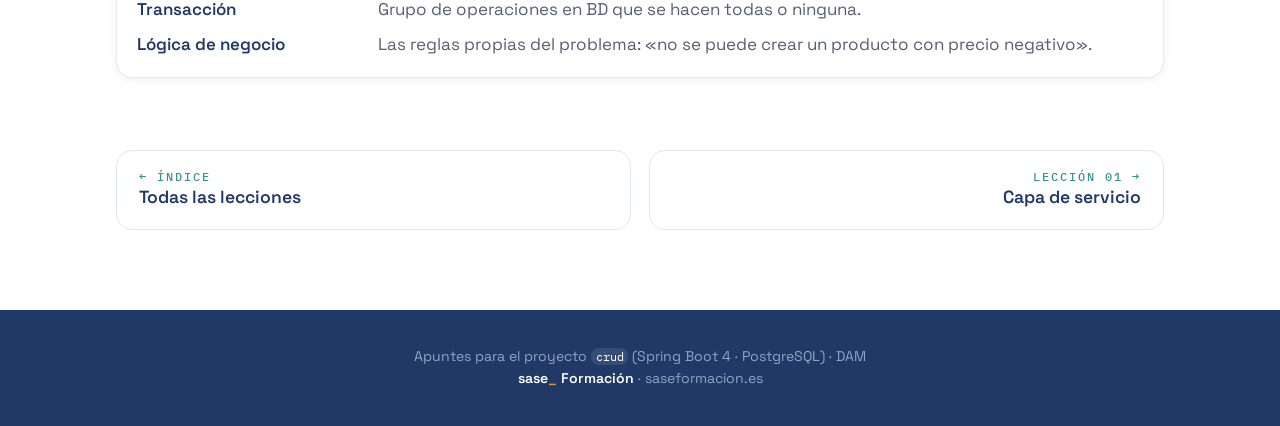
<file: docs/mvc.html>
<!doctype html>
<html lang="es">
<head>
<meta charset="utf-8">
<meta name="viewport" content="width=device-width, initial-scale=1">
<title>Lección 00 · MVC · SASE Formación</title>
<link rel="preconnect" href="https://fonts.googleapis.com">
<link rel="preconnect" href="https://fonts.gstatic.com" crossorigin>
<link href="https://fonts.googleapis.com/css2?family=IBM+Plex+Mono:wght@400;500&family=Space+Grotesk:wght@400;500;600;700&display=swap" rel="stylesheet">
<link rel="stylesheet" href="assets/sase.css">
</head>
<body>

<header class="topbar">
  <div class="topbar-inner">
    <a class="brand" href="index.html" title="Índice de lecciones"><img src="sase_logo_rectangular.png" alt="SASE Formación"><span>Lección 00 · MVC</span></a>
    <nav class="nav" aria-label="Secciones">
      <a href="#que-es">¿Qué es?</a>
      <a href="#piezas">Las piezas</a>
      <a href="#flujo">El flujo</a>
      <a href="#donde">Dónde vive</a>
      <a href="#conexion">Cómo se conectan</a>
      <a href="#crud">CRUD ↔ HTTP</a>
      <a href="#vista">REST vs HTML</a>
      <a href="#test">Autoevaluación</a>
      <a href="#resumen">Resumen</a>
    </nav>
  </div>
</header>

<div class="hero-band">
<div class="hero">
  <div class="kicker">Lección 00 · Spring Boot · Proyecto CRUD de productos</div>
  <h1>MVC explicado paso a paso</h1>
  <p class="lead">Qué es MVC, qué hace cada pieza, dónde está en el proyecto y cómo viaja una petición desde Postman hasta PostgreSQL y vuelta. Todo con el código real del proyecto <code>crud</code>.</p>
  <div class="callout key">
    <strong>La idea en una frase</strong>
    Separar la aplicación en piezas con <em>una sola responsabilidad</em> cada una, para que cada parte sea fácil de entender, cambiar y probar por separado.
  </div>
  <div class="callout warn">
    <strong>Esta lección explica la versión básica del CRUD</strong>
    El controlador recibe y devuelve la entidad <code>Producto</code>, y el 404 sale gracias a <code>@ResponseStatus</code>. Puedes ver <a href="https://github.com/gsanox/crud-springboot/tree/d515b36">el código exacto de esa versión</a>. Las <a href="index.html">lecciones 01 a 05</a> parten de aquí y cambian parte de ese código: servicio, DTO, mappers, excepciones y caché.
  </div>
</div>
</div>

<main>


<!-- ================= QUÉ ES ================= -->
<section id="que-es">
  <div class="kicker">1 · Concepto</div>
  <h2>¿Qué es MVC?</h2>
  <p class="lead">MVC (<em>Modelo-Vista-Controlador</em>) es un <strong>patrón de arquitectura</strong>: una forma acordada de organizar el código. No es una librería ni algo que se instale; es una manera de repartir el trabajo.</p>

  <div class="mvc-trio">
    <div class="card letter-card" style="--c: var(--c-model); --t: var(--tint-model)">
      <div class="big">M</div>
      <div class="name">Modelo</div>
      <p>Los <strong>datos</strong> y las reglas sobre ellos. Qué es un producto, qué campos tiene, cómo se guarda.</p>
      <span class="tag">Producto.java (+ servicio y repositorio)</span>
    </div>
    <div class="card letter-card" style="--c: var(--c-cliente); --t: var(--tint-cliente)">
      <div class="big">V</div>
      <div class="name">Vista</div>
      <p>Lo que <strong>ve el usuario</strong>: cómo se presentan los datos. En una página web es el HTML; en nuestra API REST es el <strong>JSON</strong> de la respuesta.</p>
      <span class="tag">JSON (lo genera Spring)</span>
    </div>
    <div class="card letter-card" style="--c: var(--c-controller); --t: var(--tint-controller)">
      <div class="big">C</div>
      <div class="name">Controlador</div>
      <p>El <strong>intermediario</strong>: recibe la petición del usuario, pide al modelo lo que haga falta y elige qué vista devolver.</p>
      <span class="tag">ProductoController.java</span>
    </div>
  </div>

  <div class="callout warn">
    <strong>La confusión típica: «¿y el Service y el Repository dónde están en MVC?»</strong>
    MVC original solo habla de tres piezas. En Spring, la «M» se reparte en varias capas para no tenerlo todo en una clase: el <strong>Service</strong> (lógica de negocio), el <strong>Repository</strong> (acceso a la base de datos) y la <strong>entidad</strong> <code>Producto</code> (los datos). Por eso se dice «MVC + arquitectura en capas» o «Controller-Service-Repository». Son dos ideas que se usan juntas.
  </div>

  <h3>¿Por qué separar? Un ejemplo sin MVC</h3>
  <p>Imagina un único método que lee la URL, abre la conexión a PostgreSQL, escribe el SQL, comprueba si el producto existe, monta el JSON a mano y lo devuelve. Funciona… hasta que quieres cambiar de base de datos, añadir una regla («no se puede vender con stock 0») o probar solo una parte. Entonces hay que tocarlo todo. Con capas, <strong>cada cambio afecta a una sola pieza</strong>.</p>
</section>

<!-- ================= PIEZAS ================= -->
<section id="piezas">
  <div class="kicker">2 · Las piezas</div>
  <h2>Qué hace cada parte (y qué NO debe hacer)</h2>
  <p class="lead">La analogía del restaurante ayuda mucho: cada persona tiene un trabajo y no se mete en el de los demás.</p>

  <div class="grid cols-2" style="margin-top:16px">
    <div class="card layer-card" style="--c: var(--c-cliente)">
      <h3><svg class="ico" viewBox="0 0 24 24" fill="none" stroke="currentColor" stroke-width="1.8" stroke-linecap="round" stroke-linejoin="round" aria-hidden="true"><circle cx="12" cy="8" r="4"/><path d="M4 21c0-4.4 3.6-8 8-8s8 3.6 8 8"/></svg> Cliente <small>Postman, navegador, app móvil…</small></h3>
      <p class="analogy"><span class="tag-mono">Restaurante</span>El comensal: pide un plato y espera a que se lo traigan.</p>
      <p>Envía una <strong>petición HTTP</strong> (verbo + URL + a veces un JSON) y recibe una <strong>respuesta</strong> (código de estado + JSON). No sabe nada de Java ni de la base de datos.</p>
    </div>

    <div class="card layer-card" style="--c: var(--c-controller)">
      <h3><svg class="ico" viewBox="0 0 24 24" fill="none" stroke="currentColor" stroke-width="1.8" stroke-linecap="round" stroke-linejoin="round" aria-hidden="true"><path d="M4 7h9M4 17h5M19 7h1M15 17h5"/><circle cx="16" cy="7" r="3"/><circle cx="12" cy="17" r="3"/></svg> Controller <small>@RestController</small></h3>
      <p class="analogy"><span class="tag-mono">Restaurante</span>El camarero: toma nota del pedido, lo pasa a cocina y trae el plato. No cocina.</p>
      <ul>
        <li><span class="do">Sí:</span> decir qué URL atiende cada método, leer datos de la petición (<code>@PathVariable</code>, <code>@RequestBody</code>), elegir el código HTTP.</li>
        <li><span class="dont">No:</span> lógica de negocio ni acceder a la base de datos. Nunca usa el repositorio directamente.</li>
      </ul>
    </div>

    <div class="card layer-card" style="--c: var(--c-service)">
      <h3><svg class="ico" viewBox="0 0 24 24" fill="none" stroke="currentColor" stroke-width="1.8" stroke-linecap="round" stroke-linejoin="round" aria-hidden="true"><circle cx="12" cy="12" r="3.2"/><path d="M12 2.5v3M12 18.5v3M2.5 12h3M18.5 12h3M5.3 5.3l2.1 2.1M16.6 16.6l2.1 2.1M5.3 18.7l2.1-2.1M16.6 7.4l2.1-2.1"/></svg> Service <small>@Service</small></h3>
      <p class="analogy"><span class="tag-mono">Restaurante</span>El cocinero: sabe la receta y decide cómo se prepara cada plato.</p>
      <ul>
        <li><span class="do">Sí:</span> la <strong>lógica de negocio</strong> (las reglas): «si no existe, error», «el id lo pone la base de datos», validaciones, cálculos. Las transacciones (<code>@Transactional</code>).</li>
        <li><span class="dont">No:</span> saber nada de HTTP (URLs, códigos 200/404, JSON).</li>
      </ul>
    </div>

    <div class="card layer-card" style="--c: var(--c-repository)">
      <h3><svg class="ico" viewBox="0 0 24 24" fill="none" stroke="currentColor" stroke-width="1.8" stroke-linecap="round" stroke-linejoin="round" aria-hidden="true"><rect x="3" y="4" width="18" height="5" rx="1.5"/><path d="M5 9v10a1 1 0 0 0 1 1h12a1 1 0 0 0 1-1V9M10 13h4"/></svg> Repository <small>@Repository · JpaRepository</small></h3>
      <p class="analogy"><span class="tag-mono">Restaurante</span>El encargado del almacén: trae y guarda ingredientes, sin preguntar para qué.</p>
      <ul>
        <li><span class="do">Sí:</span> guardar, buscar, actualizar y borrar en la base de datos. Spring Data JPA <strong>escribe el código por nosotros</strong>: solo declaramos la interfaz.</li>
        <li><span class="dont">No:</span> decidir reglas de negocio.</li>
      </ul>
    </div>

    <div class="card layer-card" style="--c: var(--c-model)">
      <h3><svg class="ico" viewBox="0 0 24 24" fill="none" stroke="currentColor" stroke-width="1.8" stroke-linecap="round" stroke-linejoin="round" aria-hidden="true"><path d="M3 7.5 12 3l9 4.5-9 4.5-9-4.5z"/><path d="M3 7.5v9L12 21l9-4.5v-9M12 12v9"/></svg> Modelo / Entidad <small>@Entity</small></h3>
      <p class="analogy"><span class="tag-mono">Restaurante</span>Los ingredientes y el plato: lo que pasa de mano en mano.</p>
      <p><code>Producto</code> es una clase Java normal con anotaciones que dicen cómo se guarda en una tabla: cada objeto es una <strong>fila</strong> y cada atributo una <strong>columna</strong>. <strong>Viaja por todas las capas.</strong></p>
    </div>

    <div class="card layer-card" style="--c: var(--c-bd)">
      <h3><svg class="ico" viewBox="0 0 24 24" fill="none" stroke="currentColor" stroke-width="1.8" stroke-linecap="round" stroke-linejoin="round" aria-hidden="true"><ellipse cx="12" cy="5.5" rx="8" ry="3"/><path d="M4 5.5v13c0 1.7 3.6 3 8 3s8-1.3 8-3v-13M4 12c0 1.7 3.6 3 8 3s8-1.3 8-3"/></svg> Base de datos <small>PostgreSQL en Docker</small></h3>
      <p class="analogy"><span class="tag-mono">Restaurante</span>La despensa: donde se guarda todo, aunque se cierre el restaurante.</p>
      <p>Guarda los datos de forma permanente en la tabla <code>productos</code>. Solo habla SQL. Hibernate (dentro de JPA) traduce entre objetos Java y SQL.</p>
    </div>
  </div>

  <div class="callout key">
    <strong>La regla de oro de las capas</strong>
    Cada capa <strong>solo habla con la de al lado</strong>, y siempre en el mismo sentido: Controller → Service → Repository → BD. Las respuestas vuelven por el mismo camino al revés. Nadie se salta una capa.
  </div>
</section>

<!-- ================= FLUJO ANIMADO ================= -->
<section id="flujo">
  <div class="kicker">3 · El flujo</div>
  <h2>El viaje de una petición, paso a paso</h2>
  <p class="lead">Elige una operación y pulsa <strong>Siguiente</strong> (o <strong>Reproducir</strong>). Fíjate en qué viaja entre capas en cada momento: primero texto HTTP, luego objetos Java, luego SQL… y de vuelta.</p>

  <div class="flow-wrap">
    <div class="scenarios" role="group" aria-label="Operación">
      <button class="chip-btn" data-scn="buscar" aria-pressed="true" type="button"><span class="verb">GET</span> Buscar producto 7</button>
      <button class="chip-btn" data-scn="crear" aria-pressed="false" type="button"><span class="verb">POST</span> Crear producto</button>
      <button class="chip-btn" data-scn="error" aria-pressed="false" type="button"><span class="verb">GET</span> Producto 99 (no existe)</button>
      <button class="chip-btn" data-scn="borrar" aria-pressed="false" type="button"><span class="verb">DELETE</span> Borrar producto 7</button>
    </div>

    <div class="stage" id="stage">
      <div class="lanes" id="lanes">
        <div class="rail" aria-hidden="true"></div>
        <div class="node" data-node="cliente" style="--c: var(--c-cliente); --t: var(--tint-cliente)">
          <span class="zone">Fuera de la app</span>
          <div class="icon"><svg viewBox="0 0 24 24" fill="none" stroke="currentColor" stroke-width="1.8" stroke-linecap="round" stroke-linejoin="round" aria-hidden="true"><circle cx="12" cy="8" r="4"/><path d="M4 21c0-4.4 3.6-8 8-8s8 3.6 8 8"/></svg></div><div class="text"><div class="title">Cliente</div><div class="sub">Postman / navegador</div></div>
        </div>
        <div class="node" data-node="controller" style="--c: var(--c-controller); --t: var(--tint-controller)">
          <span class="zone">Spring Boot</span>
          <div class="icon"><svg viewBox="0 0 24 24" fill="none" stroke="currentColor" stroke-width="1.8" stroke-linecap="round" stroke-linejoin="round" aria-hidden="true"><path d="M4 7h9M4 17h5M19 7h1M15 17h5"/><circle cx="16" cy="7" r="3"/><circle cx="12" cy="17" r="3"/></svg></div><div class="text"><div class="title">Controller</div><div class="sub">ProductoController</div></div>
        </div>
        <div class="node" data-node="service" style="--c: var(--c-service); --t: var(--tint-service)">
          <span class="zone">Spring Boot</span>
          <div class="icon"><svg viewBox="0 0 24 24" fill="none" stroke="currentColor" stroke-width="1.8" stroke-linecap="round" stroke-linejoin="round" aria-hidden="true"><circle cx="12" cy="12" r="3.2"/><path d="M12 2.5v3M12 18.5v3M2.5 12h3M18.5 12h3M5.3 5.3l2.1 2.1M16.6 16.6l2.1 2.1M5.3 18.7l2.1-2.1M16.6 7.4l2.1-2.1"/></svg></div><div class="text"><div class="title">Service</div><div class="sub">ProductoService</div></div>
        </div>
        <div class="node" data-node="repository" style="--c: var(--c-repository); --t: var(--tint-repository)">
          <span class="zone">Spring Boot</span>
          <div class="icon"><svg viewBox="0 0 24 24" fill="none" stroke="currentColor" stroke-width="1.8" stroke-linecap="round" stroke-linejoin="round" aria-hidden="true"><rect x="3" y="4" width="18" height="5" rx="1.5"/><path d="M5 9v10a1 1 0 0 0 1 1h12a1 1 0 0 0 1-1V9M10 13h4"/></svg></div><div class="text"><div class="title">Repository</div><div class="sub">ProductoRepository</div></div>
        </div>
        <div class="node" data-node="bd" style="--c: var(--c-bd); --t: var(--tint-bd)">
          <span class="zone">Docker</span>
          <div class="icon"><svg viewBox="0 0 24 24" fill="none" stroke="currentColor" stroke-width="1.8" stroke-linecap="round" stroke-linejoin="round" aria-hidden="true"><ellipse cx="12" cy="5.5" rx="8" ry="3"/><path d="M4 5.5v13c0 1.7 3.6 3 8 3s8-1.3 8-3v-13M4 12c0 1.7 3.6 3 8 3s8-1.3 8-3"/></svg></div><div class="text"><div class="title">PostgreSQL</div><div class="sub">tabla productos</div></div>
        </div>
      </div>
      <div class="packet hidden" id="packet" aria-hidden="true"></div>
      <div class="dir-legend">
        <span style="--dot: var(--req)">Petición (va hacia la BD)</span>
        <span style="--dot: var(--ok)">Respuesta (vuelve al cliente)</span>
        <span style="--dot: var(--err)">Error</span>
      </div>
    </div>

    <div class="controls">
      <button class="btn" id="prevBtn" type="button">← Anterior</button>
      <button class="btn cta" id="nextBtn" type="button">Siguiente →</button>
      <button class="btn" id="playBtn" type="button">▶ Reproducir</button>
      <button class="btn" id="resetBtn" type="button">↺ Reiniciar</button>
      <span class="step-count" id="stepCount" aria-live="polite"></span>
    </div>

    <div class="explain">
      <div class="card explain-text" id="explainText" aria-live="polite"></div>
      <div class="code" id="explainCode"></div>
    </div>

    <ol class="timeline" id="timeline"></ol>
  </div>
</section>

<!-- ================= DÓNDE VIVE ================= -->
<section id="donde">
  <div class="kicker">4 · Dónde vive cada parte</div>
  <h2>Cada capa tiene su carpeta (paquete)</h2>
  <p class="lead">Pulsa un fichero para ver qué es y su código. El nombre del paquete ya te dice qué capa es: si buscas dónde se atiende una URL, ve a <code>controller</code>; si buscas una regla de negocio, a <code>service</code>.</p>

  <div class="explorer">
    <div class="card tree" id="tree"></div>
    <div class="grid" style="align-content:start">
      <div class="card file-info" id="fileInfo"></div>
      <div class="code" id="fileCode"></div>
    </div>
  </div>
</section>

<!-- ================= CONEXIÓN / DI ================= -->
<section id="conexion">
  <div class="kicker">5 · Cómo se conectan</div>
  <h2>¿Quién crea los objetos? Spring (inyección de dependencias)</h2>
  <p class="lead">Nunca escribimos <code>new ProductoService()</code>. Al arrancar, Spring busca las clases con anotaciones, crea un objeto de cada una (un <strong>bean</strong>) y le pasa por el constructor las piezas que necesita. A esto se le llama <strong>inyección de dependencias</strong>.</p>

  <div class="controls">
    <button class="btn primary" id="bootBtn" type="button">▶ Arrancar la aplicación</button>
    <button class="btn" id="bootReset" type="button">↺ Reiniciar</button>
  </div>

  <div class="boot">
    <ol class="boot-log" id="bootLog">
      <li>1. <code>main()</code> llama a <code>SpringApplication.run(...)</code>. Spring escanea el paquete <code>com.saseformacion.crud</code> y sus subpaquetes buscando anotaciones.</li>
      <li>2. Encuentra <code>@Repository</code> en una <em>interfaz</em>. Spring Data JPA genera una clase que la implementa y crea el objeto.</li>
      <li>3. Encuentra <code>@Service</code>. Su constructor pide un <code>ProductoRepository</code>… ¡ya lo tiene! Lo crea pasándoselo.</li>
      <li>4. Encuentra <code>@RestController</code>. Su constructor pide un <code>ProductoService</code>. Lo crea pasándoselo.</li>
      <li>5. Arranca Tomcat (el servidor web) en el puerto <code>8080</code>. La aplicación ya puede recibir peticiones.</li>
    </ol>
    <div class="container-box" id="beanBox">
      <span class="label">Contenedor de Spring (los beans)</span>
      <div class="bean" data-b="2" style="--c: var(--c-repository); --t: var(--tint-repository)"><b>productoRepository</b> <span class="needs">no necesita nada (lo genera Spring Data)</span></div>
      <div class="bean" data-b="3" style="--c: var(--c-service); --t: var(--tint-service)"><b>productoService</b> <span class="needs">new ProductoService(productoRepository)</span></div>
      <div class="bean" data-b="4" style="--c: var(--c-controller); --t: var(--tint-controller)"><b>productoController</b> <span class="needs">new ProductoController(productoService)</span></div>
      <div class="bean" data-b="5" style="--c: var(--c-cliente); --t: var(--tint-cliente)"><b>Tomcat :8080</b> <span class="needs">escuchando peticiones HTTP…</span></div>
    </div>
  </div>

  <h3>Así se ve en el código</h3>
  <div class="grid cols-2">
    <div class="code"><div class="file">controller/ProductoController.java</div><pre><span class="ln">private final ProductoService productoService;</span><span class="ln"></span><span class="ln hl">public ProductoController(ProductoService productoService) {</span><span class="ln">    this.productoService = productoService;</span><span class="ln">}</span></pre></div>
    <div class="code"><div class="file">service/ProductoService.java</div><pre><span class="ln">private final ProductoRepository productoRepository;</span><span class="ln"></span><span class="ln hl">public ProductoService(ProductoRepository productoRepository) {</span><span class="ln">    this.productoRepository = productoRepository;</span><span class="ln">}</span></pre></div>
  </div>
  <div class="callout">
    <strong>¿Por qué por constructor?</strong>
    Porque así se ve claramente qué necesita cada clase para funcionar, el campo puede ser <code>final</code> (no cambia nunca) y en los tests podemos pasarle una pieza falsa (un <em>mock</em>). También existe <code>@Autowired</code> encima del campo, que verás en muchos tutoriales, pero se recomienda el constructor.
  </div>
</section>

<!-- ================= CRUD ↔ HTTP ================= -->
<section id="crud">
  <div class="kicker">6 · Chuleta</div>
  <h2>CRUD ↔ HTTP ↔ capas ↔ SQL</h2>
  <p class="lead">La misma operación tiene un nombre distinto en cada capa. Esta tabla es para tenerla a mano.</p>

  <div class="table-wrap">
    <table>
      <thead><tr><th>CRUD</th><th>HTTP</th><th>URL</th><th>Controller</th><th>Service</th><th>Repository</th><th>SQL</th><th>Respuesta</th></tr></thead>
      <tbody>
        <tr><td>Leer todos</td><td><span class="verb-tag v-get">GET</span></td><td><code>/api/productos</code></td><td><code>listar()</code></td><td><code>listar()</code></td><td><code>findAll()</code></td><td><code>SELECT</code></td><td>200 OK</td></tr>
        <tr><td>Leer uno</td><td><span class="verb-tag v-get">GET</span></td><td><code>/api/productos/7</code></td><td><code>buscarPorId(7)</code></td><td><code>buscarPorId(7)</code></td><td><code>findById(7)</code></td><td><code>SELECT … WHERE id=7</code></td><td>200 OK · 404</td></tr>
        <tr><td>Crear</td><td><span class="verb-tag v-post">POST</span></td><td><code>/api/productos</code> + JSON</td><td><code>crear(producto)</code></td><td><code>crear(producto)</code></td><td><code>save(producto)</code></td><td><code>INSERT</code></td><td>201 Created</td></tr>
        <tr><td>Actualizar</td><td><span class="verb-tag v-put">PUT</span></td><td><code>/api/productos/7</code> + JSON</td><td><code>actualizar(7, datos)</code></td><td><code>actualizar(7, datos)</code></td><td><code>findById</code> + <code>save</code></td><td><code>SELECT</code> + <code>UPDATE</code></td><td>200 OK · 404</td></tr>
        <tr><td>Borrar</td><td><span class="verb-tag v-del">DELETE</span></td><td><code>/api/productos/7</code></td><td><code>eliminar(7)</code></td><td><code>eliminar(7)</code></td><td><code>existsById</code> + <code>deleteById</code></td><td><code>DELETE</code></td><td>204 No Content · 404</td></tr>
      </tbody>
    </table>
  </div>

  <h3>Anotaciones que verás en clase</h3>
  <div class="table-wrap">
    <table>
      <thead><tr><th>Anotación</th><th>Capa</th><th>Qué significa</th></tr></thead>
      <tbody>
        <tr><td><code>@RestController</code></td><td>Controller</td><td>Esta clase atiende peticiones HTTP y lo que devuelvan sus métodos se convierte en JSON.</td></tr>
        <tr><td><code>@RequestMapping("/api/productos")</code></td><td>Controller</td><td>Prefijo común de las URLs de toda la clase.</td></tr>
        <tr><td><code>@GetMapping</code> <code>@PostMapping</code> <code>@PutMapping</code> <code>@DeleteMapping</code></td><td>Controller</td><td>Qué verbo HTTP (y ruta) atiende cada método.</td></tr>
        <tr><td><code>@PathVariable</code></td><td>Controller</td><td>Saca un valor de la URL: el <code>7</code> de <code>/api/productos/7</code>.</td></tr>
        <tr><td><code>@RequestBody</code></td><td>Controller</td><td>Convierte el JSON del cuerpo de la petición en un objeto Java.</td></tr>
        <tr><td><code>@ResponseStatus</code></td><td>Controller / excepción</td><td>Qué código HTTP devolver (201, 204, 404…).</td></tr>
        <tr><td><code>@Service</code></td><td>Service</td><td>Clase de lógica de negocio. Spring crea un objeto de ella.</td></tr>
        <tr><td><code>@Transactional</code></td><td>Service</td><td>Todo lo que hace el método va en una transacción: o se guarda todo, o nada.</td></tr>
        <tr><td><code>@Repository</code></td><td>Repository</td><td>Acceso a datos. Con <code>JpaRepository</code>, Spring genera los métodos.</td></tr>
        <tr><td><code>@Entity</code> <code>@Table</code></td><td>Modelo</td><td>Esta clase se guarda en una tabla de la base de datos.</td></tr>
        <tr><td><code>@Id</code> <code>@GeneratedValue</code></td><td>Modelo</td><td>Clave primaria, y la genera la base de datos automáticamente.</td></tr>
        <tr><td><code>@Column</code></td><td>Modelo</td><td>Detalles de la columna: obligatoria, longitud máxima…</td></tr>
      </tbody>
    </table>
  </div>

  <h3>Códigos de estado HTTP que usamos</h3>
  <div class="grid cols-3">
    <div class="card status-card s-ok"><b>200 OK</b>Todo bien, aquí tienes los datos.</div>
    <div class="card status-card s-ok"><b>201 Created</b>He creado lo que me has mandado.</div>
    <div class="card status-card s-ok"><b>204 No Content</b>Hecho (borrado), no hay nada que devolver.</div>
    <div class="card status-card s-client"><b>400 Bad Request</b>Tu petición está mal (datos inválidos). <em>Error del cliente.</em></div>
    <div class="card status-card s-client"><b>404 Not Found</b>Eso que pides no existe. <em>Error del cliente.</em></div>
    <div class="card status-card s-server"><b>500 Internal Server Error</b>Algo ha fallado en el servidor. <em>Error nuestro.</em></div>
  </div>
  <p style="color:var(--muted);font-size:.92rem">Truco: <strong>2xx</strong> = éxito · <strong>4xx</strong> = el cliente se ha equivocado · <strong>5xx</strong> = el servidor se ha equivocado.</p>
</section>

<!-- ================= VISTA ================= -->
<section id="vista" class="compare">
  <div class="kicker">7 · La «V» de MVC</div>
  <h2>API REST (nuestro proyecto) vs. MVC con páginas HTML</h2>
  <p class="lead">El Controller, el Service y el Repository son iguales en los dos casos. Lo único que cambia es <strong>qué devuelve el controlador</strong>, es decir, la Vista.</p>
  <div class="grid cols-2" style="margin-top:14px">
    <div class="card">
      <h3>API REST · <code>@RestController</code></h3>
      <p>Devuelve <strong>datos en JSON</strong>. Quien los muestre bonitos (una web en JavaScript, una app Android, Postman…) es otro programa.</p>
      <div class="mini-flow">
        <span style="--c:var(--c-controller);--t:var(--tint-controller)">Controller</span><i>→ devuelve</i>
        <span style="--c:var(--c-model);--t:var(--tint-model)">Producto</span><i>→ Spring lo convierte en</i>
        <span style="--c:var(--c-cliente);--t:var(--tint-cliente)">JSON</span>
      </div>
      <div class="code"><pre><span class="ln">{ "id": 7, "nombre": "Teclado", "precio": 49.99 }</span></pre></div>
      <p style="margin-top:10px"><strong>✔ Es lo que tenemos ahora.</strong></p>
    </div>
    <div class="card">
      <h3>MVC clásico · <code>@Controller</code> + Thymeleaf</h3>
      <p>Devuelve el <strong>nombre de una plantilla HTML</strong> y mete los datos en un <code>Model</code>. El servidor genera la página completa.</p>
      <div class="mini-flow">
        <span style="--c:var(--c-controller);--t:var(--tint-controller)">Controller</span><i>→ devuelve</i>
        <span style="--c:var(--c-model);--t:var(--tint-model)">"productos/lista"</span><i>→ Thymeleaf genera</i>
        <span style="--c:var(--c-cliente);--t:var(--tint-cliente)">HTML</span>
      </div>
      <div class="code"><pre><span class="ln">model.addAttribute("productos", lista);</span><span class="ln">return "productos/lista";  // templates/productos/lista.html</span></pre></div>
      <p style="margin-top:10px">Necesitaría añadir la dependencia Thymeleaf.</p>
    </div>
  </div>
</section>

<!-- ================= TEST ================= -->
<section id="test">
  <div class="kicker">8 · Autoevaluación</div>
  <h2>¿Lo has pillado? Comprueba</h2>
  <p class="lead">Pulsa una respuesta. Si fallas, lee la explicación: es donde más se aprende. <span class="score" id="score"></span></p>
  <div class="quiz" id="quiz"></div>
</section>

<!-- ================= RESUMEN ================= -->
<section id="resumen" class="summary">
  <div class="kicker">9 · Para repasar antes del examen</div>
  <h2>Si solo te quedas con 7 ideas</h2>
  <div class="card">
    <ol>
      <li><strong>MVC</strong> separa la aplicación en Modelo (datos), Vista (lo que se muestra) y Controlador (intermediario).</li>
      <li>En Spring, la «M» se divide en capas: <strong>Service</strong> (reglas de negocio) y <strong>Repository</strong> (base de datos), más la <strong>entidad</strong> con los datos.</li>
      <li>El flujo siempre es <strong>Cliente → Controller → Service → Repository → BD</strong>, y la respuesta vuelve por el mismo camino.</li>
      <li>Cada capa <strong>solo habla con la siguiente</strong>. El controlador nunca toca el repositorio.</li>
      <li>El <strong>controlador traduce HTTP ↔ Java</strong>; el <strong>repositorio traduce Java ↔ SQL</strong> (gracias a JPA/Hibernate).</li>
      <li><strong>Spring crea los objetos</strong> y los conecta por el constructor (inyección de dependencias). Nosotros nunca hacemos <code>new</code> de un servicio o un repositorio.</li>
      <li>En una API REST la <strong>Vista es el JSON</strong>; con Thymeleaf sería una página HTML.</li>
    </ol>
  </div>

  <h3>Glosario rápido</h3>
  <div class="card">
    <dl class="gloss">
      <dt>Petición HTTP</dt><dd>Mensaje que envía el cliente: verbo (GET, POST…) + URL + cabeceras + cuerpo opcional.</dd>
      <dt>Endpoint</dt><dd>Una combinación de verbo + URL que atiende la API, p. ej. <code>GET /api/productos/{id}</code>.</dd>
      <dt>JSON</dt><dd>Formato de texto para intercambiar datos: <code>{"nombre": "Teclado"}</code>.</dd>
      <dt>Bean</dt><dd>Objeto que crea y gestiona Spring (controladores, servicios, repositorios…).</dd>
      <dt>Inyección de dependencias</dt><dd>Spring le pasa a cada clase los objetos que necesita, en vez de crearlos ella.</dd>
      <dt>Entidad</dt><dd>Clase Java que representa una tabla. Un objeto = una fila.</dd>
      <dt>JPA / Hibernate</dt><dd>JPA es la especificación para guardar objetos en BD; Hibernate es la implementación que genera el SQL.</dd>
      <dt>Spring Data JPA</dt><dd>Genera automáticamente la implementación de los repositorios a partir de la interfaz.</dd>
      <dt>Transacción</dt><dd>Grupo de operaciones en BD que se hacen todas o ninguna.</dd>
      <dt>Lógica de negocio</dt><dd>Las reglas propias del problema: «no se puede crear un producto con precio negativo».</dd>
    </dl>
  </div>
</section>

<nav class="lesson-nav" id="lessonNav" aria-label="Lecciones"></nav>

</main>

<footer>Apuntes para el proyecto <code>crud</code> (Spring Boot 4 · PostgreSQL) · DAM<br><a href="https://saseformacion.es">sase<span>_</span> Formación</a> · saseformacion.es</footer>

<script src="assets/lecciones.js"></script>
<script>
/* LAYER y renderCode vienen de assets/lecciones.js */
/* ---------------- fragmentos de código reales ---------------- */
const CODE = {
  ctrlGet: {
    file: 'controller/ProductoController.java',
    lines: [
      '@RestController',
      '@RequestMapping("/api/productos")',
      'public class ProductoController {',
      '',
      '    // GET /api/productos/7',
      '    @GetMapping("/{id}")',
      '    public Producto buscarPorId(@PathVariable Long id) {',
      '        return productoService.buscarPorId(id);',
      '    }',
      '}'
    ]
  },
  ctrlPost: {
    file: 'controller/ProductoController.java',
    lines: [
      '@RestController',
      '@RequestMapping("/api/productos")',
      'public class ProductoController {',
      '',
      '    @PostMapping',
      '    @ResponseStatus(HttpStatus.CREATED)',
      '    public Producto crear(@RequestBody Producto producto) {',
      '        return productoService.crear(producto);',
      '    }',
      '}'
    ]
  },
  ctrlDelete: {
    file: 'controller/ProductoController.java',
    lines: [
      '@RestController',
      '@RequestMapping("/api/productos")',
      'public class ProductoController {',
      '',
      '    @DeleteMapping("/{id}")',
      '    @ResponseStatus(HttpStatus.NO_CONTENT)',
      '    public void eliminar(@PathVariable Long id) {',
      '        productoService.eliminar(id);',
      '    }',
      '}'
    ]
  },
  svcBuscar: {
    file: 'service/ProductoService.java',
    lines: [
      '@Service',
      'public class ProductoService {',
      '',
      '    @Transactional(readOnly = true)',
      '    public Producto buscarPorId(Long id) {',
      '        return productoRepository.findById(id)',
      '                .orElseThrow(() -> new ProductoNoEncontradoException(id));',
      '    }',
      '}'
    ]
  },
  svcCrear: {
    file: 'service/ProductoService.java',
    lines: [
      '@Service',
      'public class ProductoService {',
      '',
      '    @Transactional',
      '    public Producto crear(Producto producto) {',
      '        // El id lo genera la base de datos; si viene informado se ignora',
      '        producto.setId(null);',
      '        return productoRepository.save(producto);',
      '    }',
      '}'
    ]
  },
  svcEliminar: {
    file: 'service/ProductoService.java',
    lines: [
      '@Service',
      'public class ProductoService {',
      '',
      '    @Transactional',
      '    public void eliminar(Long id) {',
      '        if (!productoRepository.existsById(id)) {',
      '            throw new ProductoNoEncontradoException(id);',
      '        }',
      '        productoRepository.deleteById(id);',
      '    }',
      '}'
    ]
  },
  repo: {
    file: 'repository/ProductoRepository.java',
    lines: [
      '@Repository',
      'public interface ProductoRepository',
      '        extends JpaRepository<Producto, Long> {',
      '',
      '    // ¡Vacía! findAll, findById, save, deleteById, existsById…',
      '    // los genera Spring Data JPA automáticamente',
      '}'
    ]
  },
  entity: {
    file: 'model/Producto.java  (resumido)',
    lines: [
      '@Entity',
      '@Table(name = "productos")',
      'public class Producto {',
      '',
      '    @Id',
      '    @GeneratedValue(strategy = GenerationType.IDENTITY)',
      '    private Long id;',
      '',
      '    @Column(nullable = false, length = 100)',
      '    private String nombre;',
      '',
      '    @Column(length = 500)',
      '    private String descripcion;',
      '',
      '    @Column(nullable = false, precision = 10, scale = 2)',
      '    private BigDecimal precio;',
      '',
      '    @Column(nullable = false)',
      '    private Integer stock;',
      '',
      '    // constructores, getters y setters…',
      '}'
    ]
  },
  excepcion: {
    file: 'exception/ProductoNoEncontradoException.java',
    lines: [
      '// Si llega al controlador sin capturar, Spring responde con un 404 Not Found',
      '@ResponseStatus(HttpStatus.NOT_FOUND)',
      'public class ProductoNoEncontradoException extends RuntimeException {',
      '',
      '    public ProductoNoEncontradoException(Long id) {',
      '        super("No existe ningún producto con id " + id);',
      '    }',
      '}'
    ]
  }
};

const PLAIN = (file, lines) => ({ file, lines });

/* ---------------- escenarios del flujo ---------------- */
const SCENARIOS = {
  buscar: [
    { from: 'cliente', to: 'controller', kind: 'req', packet: 'GET /api/productos/7', at: 'controller',
      title: 'El cliente envía una petición HTTP',
      text: 'Postman envía <code>GET /api/productos/7</code>. <strong>GET</strong> significa «quiero leer» y la URL dice qué: el producto 7. Spring mira las anotaciones de los controladores y encuentra el método que encaja: <code>@RequestMapping("/api/productos")</code> + <code>@GetMapping("/{id}")</code>.',
      code: CODE.ctrlGet, hl: [1, 5] },
    { from: 'controller', to: 'service', kind: 'req', packet: 'buscarPorId(7)', at: 'controller',
      title: 'El controlador pasa el pedido al servicio',
      text: '<code>@PathVariable</code> saca el <code>7</code> de la URL y lo convierte en un <code>Long</code>. A partir de aquí <strong>ya no hay HTTP</strong>: solo una llamada normal a un método Java. El controlador no sabe buscar productos; se lo pide al servicio.',
      code: CODE.ctrlGet, hl: [6, 7] },
    { from: 'service', to: 'repository', kind: 'req', packet: 'findById(7)', at: 'service',
      title: 'El servicio pide el producto al repositorio',
      text: 'El servicio es donde están las reglas de negocio. Aquí la regla es sencilla: «búscalo y, si no existe, error». Para buscarlo usa el repositorio.',
      code: CODE.svcBuscar, hl: [4, 5] },
    { from: 'repository', to: 'bd', kind: 'req', packet: 'SELECT … WHERE id = 7', at: 'repository',
      title: 'El repositorio traduce a SQL',
      text: 'Nosotros no hemos escrito <code>findById</code>: lo da <code>JpaRepository</code>. Hibernate lo convierte en una consulta SQL y la envía a PostgreSQL. (Con <code>show-sql=true</code> la ves en la consola.)',
      code: PLAIN('SQL generado por Hibernate', ['select p.id, p.descripcion, p.nombre, p.precio, p.stock', 'from productos p', 'where p.id = ?   -- ? = 7']), hl: [2] },
    { from: 'bd', to: 'repository', kind: 'res', packet: '1 fila', at: 'bd',
      title: 'PostgreSQL devuelve la fila',
      text: 'La base de datos solo entiende de tablas y filas. Devuelve la fila encontrada.',
      code: PLAIN('Resultado en la tabla productos', [' id | nombre  | descripcion      | precio | stock', '----+---------+------------------+--------+------', '  7 | Teclado | Teclado mecánico |  49.99 |    10']), hl: [2] },
    { from: 'repository', to: 'service', kind: 'res', packet: 'Optional<Producto>', at: 'repository',
      title: 'La fila se convierte en un objeto Java (el Modelo)',
      text: 'Hibernate crea un objeto <code>Producto</code> y rellena sus atributos con las columnas de la fila. Viene dentro de un <code>Optional</code> («caja que puede estar vacía») porque el producto podría no existir.',
      code: CODE.entity, hl: [0, 1, 6, 9] },
    { from: 'service', to: 'controller', kind: 'res', packet: 'Producto', at: 'service',
      title: 'El servicio devuelve el producto',
      text: 'Como la caja no está vacía, <code>orElseThrow</code> saca el <code>Producto</code> y lo devuelve. Si estuviera vacía lanzaría la excepción (mira el escenario «Producto 99»).',
      code: CODE.svcBuscar, hl: [6] },
    { from: 'controller', to: 'cliente', kind: 'res', packet: '200 OK + JSON', at: 'controller',
      title: 'Spring convierte el objeto en JSON: ¡la Vista!',
      text: 'El controlador devuelve el <code>Producto</code> y Spring (con la librería Jackson) lo convierte en JSON automáticamente, porque es un <code>@RestController</code>. En una API REST <strong>este JSON es la «V» de MVC</strong>.',
      code: PLAIN('Respuesta HTTP', ['HTTP/1.1 200 OK', 'Content-Type: application/json', '', '{', '  "id": 7,', '  "nombre": "Teclado",', '  "descripcion": "Teclado mecánico",', '  "precio": 49.99,', '  "stock": 10', '}']), hl: [0] }
  ],

  crear: [
    { from: 'cliente', to: 'controller', kind: 'req', packet: 'POST /api/productos + JSON', at: 'controller',
      title: 'El cliente envía un producto nuevo en JSON',
      text: '<strong>POST</strong> significa «crea esto». El producto va en el <strong>cuerpo</strong> de la petición, en formato JSON. Fíjate en que no lleva <code>id</code>: aún no existe.',
      code: PLAIN('Petición HTTP', ['POST /api/productos', 'Content-Type: application/json', '', '{', '  "nombre": "Ratón",', '  "descripcion": "Ratón inalámbrico",', '  "precio": 19.90,', '  "stock": 25', '}']), hl: [0] },
    { from: 'controller', to: 'service', kind: 'req', packet: 'crear(producto)', at: 'controller',
      title: '@RequestBody convierte el JSON en un objeto',
      text: 'Spring lee el JSON del cuerpo y crea un objeto <code>Producto</code> con esos valores (el <code>id</code> queda a <code>null</code>). El controlador se lo pasa al servicio.',
      code: CODE.ctrlPost, hl: [4, 6, 7] },
    { from: 'service', to: 'repository', kind: 'req', packet: 'save(producto)', at: 'service',
      title: 'El servicio aplica sus reglas y pide guardarlo',
      text: 'Regla de negocio: <strong>el id lo decide la base de datos</strong>. Por si el cliente envió uno, lo borramos con <code>setId(null)</code> (así nadie puede sobrescribir un producto existente). Luego llama a <code>save</code>.',
      code: CODE.svcCrear, hl: [6, 7] },
    { from: 'repository', to: 'bd', kind: 'req', packet: 'INSERT INTO productos …', at: 'repository',
      title: 'save() con id nulo = INSERT',
      text: '<code>save</code> sirve para crear y para actualizar. Como el <code>id</code> es <code>null</code>, Hibernate sabe que es nuevo y genera un <code>INSERT</code>.',
      code: PLAIN('SQL generado por Hibernate', ['insert into productos (descripcion, nombre, precio, stock)', 'values (?, ?, ?, ?)']), hl: [0] },
    { from: 'bd', to: 'repository', kind: 'res', packet: 'id = 8 generado', at: 'bd',
      title: 'PostgreSQL guarda la fila y genera el id',
      text: 'La columna <code>id</code> es autoincremental (<code>@GeneratedValue(strategy = IDENTITY)</code>). PostgreSQL le asigna el siguiente número libre.',
      code: PLAIN('Tabla productos', [' id | nombre | descripcion       | precio | stock', '----+--------+-------------------+--------+------', '  8 | Ratón  | Ratón inalámbrico |  19.90 |    25   ← nueva']), hl: [2] },
    { from: 'repository', to: 'service', kind: 'res', packet: 'Producto (id = 8)', at: 'repository',
      title: 'El objeto vuelve ya con su id',
      text: 'Hibernate rellena el <code>id</code> del objeto con el valor generado y lo devuelve.',
      code: CODE.entity, hl: [4, 5, 6] },
    { from: 'service', to: 'controller', kind: 'res', packet: 'Producto (id = 8)', at: 'service',
      title: 'El servicio lo devuelve al controlador',
      text: 'Al terminar el método, <code>@Transactional</code> confirma la transacción: el cambio queda guardado definitivamente.',
      code: CODE.svcCrear, hl: [3, 7] },
    { from: 'controller', to: 'cliente', kind: 'res', packet: '201 Created + JSON', at: 'controller',
      title: 'Respuesta 201 Created',
      text: '<code>@ResponseStatus(HttpStatus.CREATED)</code> hace que la respuesta sea <strong>201</strong> en vez de 200, que es lo correcto al crear. El cliente recibe el producto con el <code>id</code> que se le ha asignado.',
      code: PLAIN('Respuesta HTTP', ['HTTP/1.1 201 Created', 'Content-Type: application/json', '', '{ "id": 8, "nombre": "Ratón", "descripcion": "Ratón inalámbrico",', '  "precio": 19.90, "stock": 25 }']), hl: [0] }
  ],

  error: [
    { from: 'cliente', to: 'controller', kind: 'req', packet: 'GET /api/productos/99', at: 'controller',
      title: 'Se pide un producto que no existe',
      text: 'Misma petición que antes, pero con el id <code>99</code>, que no está en la tabla. El viaje de ida es idéntico.',
      code: CODE.ctrlGet, hl: [5, 6] },
    { from: 'controller', to: 'service', kind: 'req', packet: 'buscarPorId(99)', at: 'controller',
      title: 'Controller → Service',
      text: 'El controlador no comprueba nada: no es su trabajo. Simplemente llama al servicio.',
      code: CODE.ctrlGet, hl: [7] },
    { from: 'service', to: 'repository', kind: 'req', packet: 'findById(99)', at: 'service',
      title: 'Service → Repository',
      text: 'El servicio pide el producto 99 al repositorio.',
      code: CODE.svcBuscar, hl: [5] },
    { from: 'repository', to: 'bd', kind: 'req', packet: 'SELECT … WHERE id = 99', at: 'repository',
      title: 'Repository → PostgreSQL',
      text: 'Se lanza la consulta SQL.',
      code: PLAIN('SQL generado por Hibernate', ['select p.id, p.descripcion, p.nombre, p.precio, p.stock', 'from productos p', 'where p.id = ?   -- ? = 99']), hl: [2] },
    { from: 'bd', to: 'repository', kind: 'res', packet: '0 filas', at: 'bd',
      title: 'No hay ninguna fila',
      text: 'Para la base de datos esto <strong>no es un error</strong>: la consulta ha funcionado, simplemente no ha encontrado nada.',
      code: PLAIN('Resultado', [' id | nombre | descripcion | precio | stock', '----+--------+-------------+--------+------', '(0 rows)']), hl: [2] },
    { from: 'repository', to: 'service', kind: 'res', packet: 'Optional.empty()', at: 'repository',
      title: 'El repositorio devuelve una caja vacía',
      text: 'Por eso <code>findById</code> devuelve un <code>Optional</code>: en vez de devolver <code>null</code> (y arriesgarnos a un <code>NullPointerException</code>), devuelve una caja vacía.',
      code: CODE.repo, hl: [4] },
    { from: 'service', to: 'controller', kind: 'err', packet: 'ProductoNoEncontradoException', at: 'service',
      title: 'El servicio decide que esto SÍ es un error',
      text: 'Aquí está la <strong>regla de negocio</strong>: si no existe, es un error. <code>orElseThrow</code> lanza la excepción. Nadie la captura con <code>try/catch</code>, así que «sube» atravesando el controlador.',
      code: CODE.svcBuscar, hl: [6] },
    { from: 'controller', to: 'cliente', kind: 'err', packet: '404 Not Found', at: 'controller',
      title: 'Spring convierte la excepción en un 404',
      text: 'La excepción tiene <code>@ResponseStatus(HttpStatus.NOT_FOUND)</code>, así que Spring responde con un <strong>404</strong> y el mensaje de error. El servicio no sabe nada de HTTP: solo lanza una excepción con significado.',
      code: CODE.excepcion, hl: [1, 5] }
  ],

  borrar: [
    { from: 'cliente', to: 'controller', kind: 'req', packet: 'DELETE /api/productos/7', at: 'controller',
      title: 'El cliente pide borrar el producto 7',
      text: '<strong>DELETE</strong> significa «bórralo». No lleva cuerpo: con el id de la URL basta.',
      code: CODE.ctrlDelete, hl: [4, 6] },
    { from: 'controller', to: 'service', kind: 'req', packet: 'eliminar(7)', at: 'controller',
      title: 'Controller → Service',
      text: 'El controlador pasa el id al servicio.',
      code: CODE.ctrlDelete, hl: [7] },
    { from: 'service', to: 'repository', kind: 'req', packet: 'existsById(7)', at: 'service',
      title: 'Primero, ¿existe?',
      text: 'Regla de negocio: no se puede borrar algo que no existe (sería un 404). El servicio lo comprueba antes.',
      code: CODE.svcEliminar, hl: [5] },
    { from: 'repository', to: 'bd', kind: 'req', packet: 'SELECT count(*) … id = 7', at: 'repository',
      title: 'Consulta de comprobación',
      text: 'Hibernate genera una consulta para saber si hay alguna fila con ese id.',
      code: PLAIN('SQL generado por Hibernate', ['select count(*) from productos p where p.id = ?']), hl: [0] },
    { from: 'bd', to: 'service', kind: 'res', packet: 'true (existe)', at: 'bd',
      title: 'Sí existe',
      text: 'La respuesta vuelve hasta el servicio (pasando por el repositorio) como un <code>boolean</code>: <code>true</code>.',
      code: CODE.svcEliminar, hl: [5] },
    { from: 'service', to: 'bd', kind: 'req', packet: 'deleteById(7) → DELETE', at: 'service',
      title: 'Ahora sí, se borra',
      text: 'El servicio llama a <code>deleteById</code> y Hibernate genera el <code>DELETE</code>. (La animación salta el repositorio por claridad, pero la llamada pasa por él.)',
      code: PLAIN('SQL generado por Hibernate', ['delete from productos where id = ?   -- ? = 7']), hl: [0] },
    { from: 'service', to: 'controller', kind: 'res', packet: 'void (nada)', at: 'service',
      title: 'El servicio termina sin devolver nada',
      text: 'El método es <code>void</code>: no hay nada que devolver. <code>@Transactional</code> confirma el borrado.',
      code: CODE.svcEliminar, hl: [8] },
    { from: 'controller', to: 'cliente', kind: 'res', packet: '204 No Content', at: 'controller',
      title: 'Respuesta 204 No Content',
      text: '<code>@ResponseStatus(HttpStatus.NO_CONTENT)</code>: «hecho, y no tengo nada que enseñarte». La respuesta no tiene cuerpo.',
      code: CODE.ctrlDelete, hl: [5] }
  ]
};

/* ---------------- motor de la animación ---------------- */
(function () {
  const stage = document.getElementById('stage');
  const packet = document.getElementById('packet');
  const nodes = {};
  stage.querySelectorAll('.node').forEach(n => nodes[n.dataset.node] = n);
  const explainText = document.getElementById('explainText');
  const explainCode = document.getElementById('explainCode');
  const timeline = document.getElementById('timeline');
  const stepCount = document.getElementById('stepCount');
  const prevBtn = document.getElementById('prevBtn');
  const nextBtn = document.getElementById('nextBtn');
  const playBtn = document.getElementById('playBtn');
  const resetBtn = document.getElementById('resetBtn');
  const reduced = matchMedia('(prefers-reduced-motion: reduce)').matches;

  let scn = 'buscar';
  let idx = -1;
  let timer = null;

  function center(name) {
    const s = stage.getBoundingClientRect();
    const r = nodes[name].getBoundingClientRect();
    return { x: r.left - s.left + r.width / 2, y: r.top - s.top + r.height / 2 };
  }
  function place(name, animate) {
    const p = center(name);
    if (!animate) packet.style.transition = 'none';
    packet.style.left = p.x + 'px';
    packet.style.top = p.y + 'px';
    if (!animate) { packet.offsetHeight; packet.style.transition = ''; }
  }

  function intro() {
    const first = SCENARIOS[scn][0];
    explainText.innerHTML = '<h3>Pulsa «Siguiente» para empezar</h3><p>Vas a seguir la operación paso a paso. En cada paso verás <strong>qué capa trabaja</strong>, <strong>qué viaja</strong> a la siguiente y <strong>el código real</strong> que se ejecuta.</p><p style="color:var(--muted)">Primera parada: <code>' + first.packet + '</code></p>';
    explainCode.innerHTML = '';
    renderCode(explainCode, 'Código', ['// Aquí aparecerá el código de cada paso'], []);
  }

  function renderTimeline() {
    timeline.innerHTML = '';
    SCENARIOS[scn].forEach((st, i) => {
      const li = document.createElement('li');
      li.style.setProperty('--c', LAYER[st.at].c);
      if (i <= idx) li.classList.add('done');
      if (i === idx) li.classList.add('current');
      const t = document.createElement('span');
      t.textContent = st.title;
      const a = document.createElement('span');
      a.className = 'arrow';
      a.textContent = LAYER[st.from].name + ' → ' + LAYER[st.to].name;
      li.append(t, a);
      li.addEventListener('click', () => { stop(); go(i); });
      timeline.appendChild(li);
    });
  }

  function go(i) {
    const steps = SCENARIOS[scn];
    idx = Math.max(-1, Math.min(i, steps.length - 1));
    Object.values(nodes).forEach(n => n.classList.remove('active'));
    if (idx === -1) {
      packet.classList.add('hidden');
      intro();
    } else {
      const st = steps[idx];
      nodes[st.at].classList.add('active');
      packet.className = 'packet' + (st.kind === 'res' ? ' response' : st.kind === 'err' ? ' error' : '');
      packet.textContent = st.packet;
      // se coloca en el origen sin animación (place fuerza un reflow) y luego se anima hasta el destino
      place(st.from, false);
      place(st.to, !reduced);
      setTimeout(() => {
        if (steps[idx] === st) {
          nodes[st.at].classList.remove('active');
          nodes[st.to].classList.add('active');
        }
      }, reduced ? 0 : 900);
      const L = LAYER[st.at];
      explainText.style.setProperty('--c', L.c);
      explainText.style.setProperty('--t', L.t);
      explainText.innerHTML = '<span class="where">Trabaja: ' + L.name + '</span><h3>' + (idx + 1) + '. ' + st.title + '</h3><p>' + st.text + '</p>';
      renderCode(explainCode, st.code.file, st.code.lines, st.hl);
    }
    stepCount.textContent = (idx + 1) + ' / ' + steps.length;
    prevBtn.disabled = idx <= -1;
    nextBtn.disabled = idx >= steps.length - 1;
    renderTimeline();
  }

  function stop() {
    if (timer) { clearInterval(timer); timer = null; }
    playBtn.textContent = '▶ Reproducir';
  }
  function play() {
    if (timer) { stop(); return; }
    if (idx >= SCENARIOS[scn].length - 1) go(-1);
    playBtn.textContent = '⏸ Pausa';
    go(idx + 1);
    timer = setInterval(() => {
      if (idx >= SCENARIOS[scn].length - 1) { stop(); return; }
      go(idx + 1);
    }, 4200);
  }

  prevBtn.addEventListener('click', () => { stop(); go(idx - 1); });
  nextBtn.addEventListener('click', () => { stop(); go(idx + 1); });
  resetBtn.addEventListener('click', () => { stop(); go(-1); });
  playBtn.addEventListener('click', play);
  document.querySelectorAll('[data-scn]').forEach(b => b.addEventListener('click', () => {
    stop();
    document.querySelectorAll('[data-scn]').forEach(x => x.setAttribute('aria-pressed', String(x === b)));
    scn = b.dataset.scn;
    go(-1);
  }));
  window.addEventListener('resize', () => {
    if (idx >= 0) place(SCENARIOS[scn][idx].to, false);
  });

  go(-1);
})();

/* ---------------- explorador de carpetas ---------------- */
(function () {
  const FILES = [
    { dir: 'crud/', depth: 0 },
    { file: 'compose.yaml', depth: 1, layer: 'bd', badge: 'Base de datos',
      title: 'compose.yaml', desc: 'Define el contenedor Docker con PostgreSQL. Con <code>docker compose up -d</code> se levanta la base de datos <code>crud</code> en el puerto 5432. <strong>No es parte de la aplicación Java</strong>: es un programa aparte con el que la aplicación se comunica.',
      code: PLAIN('compose.yaml', ['services:', '  postgres:', '    image: postgres:17', '    environment:', '      POSTGRES_DB: crud', '      POSTGRES_USER: postgres', '      POSTGRES_PASSWORD: postgres', '    ports:', '      - "5432:5432"']), hl: [2, 4, 8] },
    { file: 'pom.xml', depth: 1, layer: 'other', badge: 'Configuración Maven',
      title: 'pom.xml', desc: 'Lista de dependencias (librerías) del proyecto: Spring Web, Spring Data JPA, el driver de PostgreSQL… Maven las descarga solo.',
      code: PLAIN('pom.xml (resumido)', ['<dependency>', '  <artifactId>spring-boot-starter-webmvc</artifactId>   <!-- controladores -->', '</dependency>', '<dependency>', '  <artifactId>spring-boot-starter-data-jpa</artifactId> <!-- repositorios -->', '</dependency>', '<dependency>', '  <artifactId>postgresql</artifactId>                  <!-- driver BD -->', '</dependency>']), hl: [1, 4, 7] },
    { dir: 'src/main/java/com/saseformacion/crud/', depth: 1 },
    { file: 'CrudApplication.java', depth: 2, layer: 'other', badge: 'Arranque',
      title: 'CrudApplication.java', desc: 'El punto de entrada: el <code>main</code>. <code>@SpringBootApplication</code> le dice a Spring que busque componentes <strong>en este paquete y en sus subpaquetes</strong>. Por eso todas las capas van dentro de <code>com.saseformacion.crud</code>.',
      code: PLAIN('CrudApplication.java', ['@SpringBootApplication', 'public class CrudApplication {', '', '    public static void main(String[] args) {', '        SpringApplication.run(CrudApplication.class, args);', '    }', '}']), hl: [0, 4] },
    { dir: 'controller/', depth: 2 },
    { file: 'ProductoController.java', depth: 3, layer: 'controller', badge: 'C · Controller',
      title: 'ProductoController', desc: 'Atiende las peticiones HTTP de <code>/api/productos</code>. Un método por cada operación del CRUD. Solo traduce HTTP ↔ Java y llama al servicio.',
      code: PLAIN('controller/ProductoController.java (resumido)', ['@RestController', '@RequestMapping("/api/productos")', 'public class ProductoController {', '', '    @GetMapping              public List<Producto> listar()', '    @GetMapping("/{id}")     public Producto buscarPorId(@PathVariable Long id)', '    @PostMapping             public Producto crear(@RequestBody Producto producto)', '    @PutMapping("/{id}")     public Producto actualizar(@PathVariable Long id, @RequestBody Producto producto)', '    @DeleteMapping("/{id}")  public void eliminar(@PathVariable Long id)', '}']), hl: [0, 1] },
    { dir: 'service/', depth: 2 },
    { file: 'ProductoService.java', depth: 3, layer: 'service', badge: 'Lógica de negocio',
      title: 'ProductoService', desc: 'Las reglas: qué pasa si no existe, que el id lo pone la base de datos, qué campos se actualizan… Usa el repositorio para leer y guardar.',
      code: CODE.svcBuscar, hl: [0] },
    { dir: 'repository/', depth: 2 },
    { file: 'ProductoRepository.java', depth: 3, layer: 'repository', badge: 'Acceso a datos',
      title: 'ProductoRepository', desc: 'Una <strong>interfaz vacía</strong>. Al extender <code>JpaRepository&lt;Producto, Long&gt;</code> (entidad, tipo del id), Spring Data JPA genera todos los métodos del CRUD al arrancar.',
      code: CODE.repo, hl: [2] },
    { dir: 'model/', depth: 2 },
    { file: 'Producto.java', depth: 3, layer: 'model', badge: 'M · Modelo / Entidad',
      title: 'Producto', desc: 'Los datos. <code>@Entity</code> la convierte en la tabla <code>productos</code>: cada atributo es una columna y cada objeto, una fila. Es lo que viaja entre todas las capas.',
      code: CODE.entity, hl: [0, 1] },
    { dir: 'exception/', depth: 2 },
    { file: 'ProductoNoEncontradoException.java', depth: 3, layer: 'service', badge: 'Errores',
      title: 'ProductoNoEncontradoException', desc: 'La lanza el servicio cuando un producto no existe. Gracias a <code>@ResponseStatus</code>, Spring la convierte en un 404 sin que el controlador tenga que hacer nada.',
      code: CODE.excepcion, hl: [1] },
    { dir: 'src/main/resources/', depth: 1 },
    { file: 'application.properties', depth: 2, layer: 'other', badge: 'Configuración',
      title: 'application.properties', desc: 'Configuración de la aplicación: dónde está la base de datos, usuario y contraseña, y cómo se comporta JPA. <code>ddl-auto=update</code> crea la tabla a partir de la entidad.',
      code: PLAIN('application.properties', ['spring.datasource.url=${DB_URL:jdbc:postgresql://localhost:5432/crud}', 'spring.datasource.username=${DB_USERNAME:postgres}', 'spring.datasource.password=${DB_PASSWORD:postgres}', '', 'spring.jpa.hibernate.ddl-auto=update', 'spring.jpa.show-sql=true']), hl: [0, 4] },
    { dir: 'src/test/java/…/', depth: 1 },
    { file: 'ProductoControllerTest.java', depth: 2, layer: 'controller', badge: 'Tests',
      title: 'Tests', desc: 'Cada capa se prueba por separado: <code>ProductoControllerTest</code> prueba el controlador con un servicio falso (mock), sin base de datos; <code>ProductoServiceTest</code> prueba el servicio contra PostgreSQL. Esto es posible <strong>gracias a separar en capas</strong>.',
      code: PLAIN('controller/ProductoControllerTest.java (resumido)', ['@WebMvcTest(ProductoController.class)', 'class ProductoControllerTest {', '', '    @MockitoBean', '    private ProductoService productoService;   // servicio falso', '', '    @Test', '    void buscarPorIdInexistenteDevuelve404() { … }', '}']), hl: [3, 4] }
  ];

  const tree = document.getElementById('tree');
  const info = document.getElementById('fileInfo');
  const codeBox = document.getElementById('fileCode');
  const buttons = [];

  function show(f, btn) {
    buttons.forEach(b => b.setAttribute('aria-pressed', String(b === btn)));
    const L = LAYER[f.layer];
    info.style.setProperty('--c', L.c);
    info.style.setProperty('--t', L.t);
    info.innerHTML = '<span class="badge">' + f.badge + '</span><h3>' + f.title + '</h3><p>' + f.desc + '</p>';
    renderCode(codeBox, f.code.file, f.code.lines, f.hl);
  }

  FILES.forEach(f => {
    let el;
    if (f.dir) {
      el = document.createElement('div');
      el.className = 'row dir';
      el.textContent = f.dir;
    } else {
      el = document.createElement('button');
      el.type = 'button';
      el.className = 'row';
      el.setAttribute('aria-pressed', 'false');
      const L = LAYER[f.layer];
      el.style.setProperty('--c', L.c);
      el.style.setProperty('--t', L.t);
      const dot = document.createElement('span');
      dot.className = 'dot';
      const name = document.createElement('span');
      name.textContent = f.file;
      el.append(dot, name);
      el.addEventListener('click', () => show(f, el));
      buttons.push(el);
    }
    el.style.paddingLeft = (8 + f.depth * 16) + 'px';
    tree.appendChild(el);
  });

  const first = FILES.find(f => f.file === 'ProductoController.java');
  show(first, buttons[FILES.filter(f => f.file).indexOf(first)]);
})();

/* ---------------- arranque / inyección ---------------- */
(function () {
  const log = [...document.querySelectorAll('#bootLog li')];
  const beans = [...document.querySelectorAll('#beanBox .bean')];
  const btn = document.getElementById('bootBtn');
  const reset = document.getElementById('bootReset');
  let timers = [];

  function clear() {
    timers.forEach(clearTimeout); timers = [];
    log.forEach(l => l.classList.remove('show'));
    beans.forEach(b => b.classList.remove('show'));
    btn.disabled = false;
  }
  function run() {
    clear();
    btn.disabled = true;
    log.forEach((li, i) => {
      timers.push(setTimeout(() => {
        li.classList.add('show');
        beans.filter(b => b.dataset.b === String(i + 1)).forEach(b => b.classList.add('show'));
        if (i === log.length - 1) btn.disabled = false;
      }, i * 1300));
    });
  }
  btn.addEventListener('click', run);
  reset.addEventListener('click', clear);
})();

/* ---------------- autoevaluación ---------------- */
(function () {
  const Q = [
    { q: '¿Qué capa decide si un producto que no existe es un error?',
      opts: ['El Controller', 'El Service', 'El Repository', 'PostgreSQL'], ok: 1,
      why: 'Es una regla de negocio, así que va en el Service. Para la base de datos y el repositorio, «0 filas» no es un error: es un resultado válido.' },
    { q: 'En nuestro proyecto (API REST), ¿qué es la «Vista» de MVC?',
      opts: ['La clase Producto', 'Una página HTML', 'El JSON que se devuelve al cliente', 'La tabla productos'], ok: 2,
      why: 'Con @RestController, Spring convierte lo que devuelve el controlador en JSON. Eso es lo que «ve» el cliente. Con Thymeleaf la vista sería HTML.' },
    { q: '¿Puede el Controller llamar directamente a ProductoRepository?',
      opts: ['Sí, es más rápido', 'No: cada capa solo habla con la siguiente (Controller → Service → Repository)', 'Solo en los GET'], ok: 1,
      why: 'Funcionaría técnicamente, pero rompe la separación en capas: la lógica de negocio acabaría repartida por los controladores.' },
    { q: '¿Quién escribe el código de findById(), save() o deleteById()?',
      opts: ['Nosotros, en ProductoRepository', 'Spring Data JPA, automáticamente', 'PostgreSQL'], ok: 1,
      why: 'Solo declaramos la interfaz que extiende JpaRepository<Producto, Long>. Spring Data genera la implementación al arrancar, y Hibernate genera el SQL.' },
    { q: '¿Qué hace @RequestBody en crear(@RequestBody Producto producto)?',
      opts: ['Guarda el producto en la BD', 'Convierte el JSON del cuerpo de la petición en un objeto Producto', 'Devuelve el producto en JSON', 'Saca el id de la URL'], ok: 1,
      why: 'Traduce el JSON que envía el cliente a un objeto Java. Sacar un valor de la URL es @PathVariable.' },
    { q: '¿Quién crea el objeto ProductoService y se lo pasa al controlador?',
      opts: ['Nosotros, con new ProductoService()', 'Spring, al arrancar (inyección de dependencias)', 'El cliente en cada petición'], ok: 1,
      why: 'Spring crea un bean de cada clase anotada y lo pasa por el constructor a quien lo necesite. Se crea una vez al arrancar, no en cada petición.' },
    { q: 'Un cliente pide DELETE /api/productos/7 y todo va bien. ¿Qué código recibe?',
      opts: ['200 OK', '201 Created', '204 No Content', '404 Not Found'], ok: 2,
      why: '204: la operación se ha hecho y no hay nada que devolver. 201 es para crear y 404 sería si el 7 no existiera.' },
    { q: '¿Qué viaja entre el Repository y PostgreSQL?',
      opts: ['JSON', 'Objetos Java', 'SQL y filas de tablas', 'Peticiones HTTP'], ok: 2,
      why: 'El repositorio (a través de Hibernate) traduce los objetos Java a SQL. Entre Controller, Service y Repository viajan objetos Java; entre cliente y Controller, HTTP con JSON.' }
  ];

  crearTest(Q, { quiz: document.getElementById('quiz'), score: document.getElementById('score'), leccion: 'mvc' });
})();

iniciarLeccion('mvc');
</script>
</body>
</html>
</file>
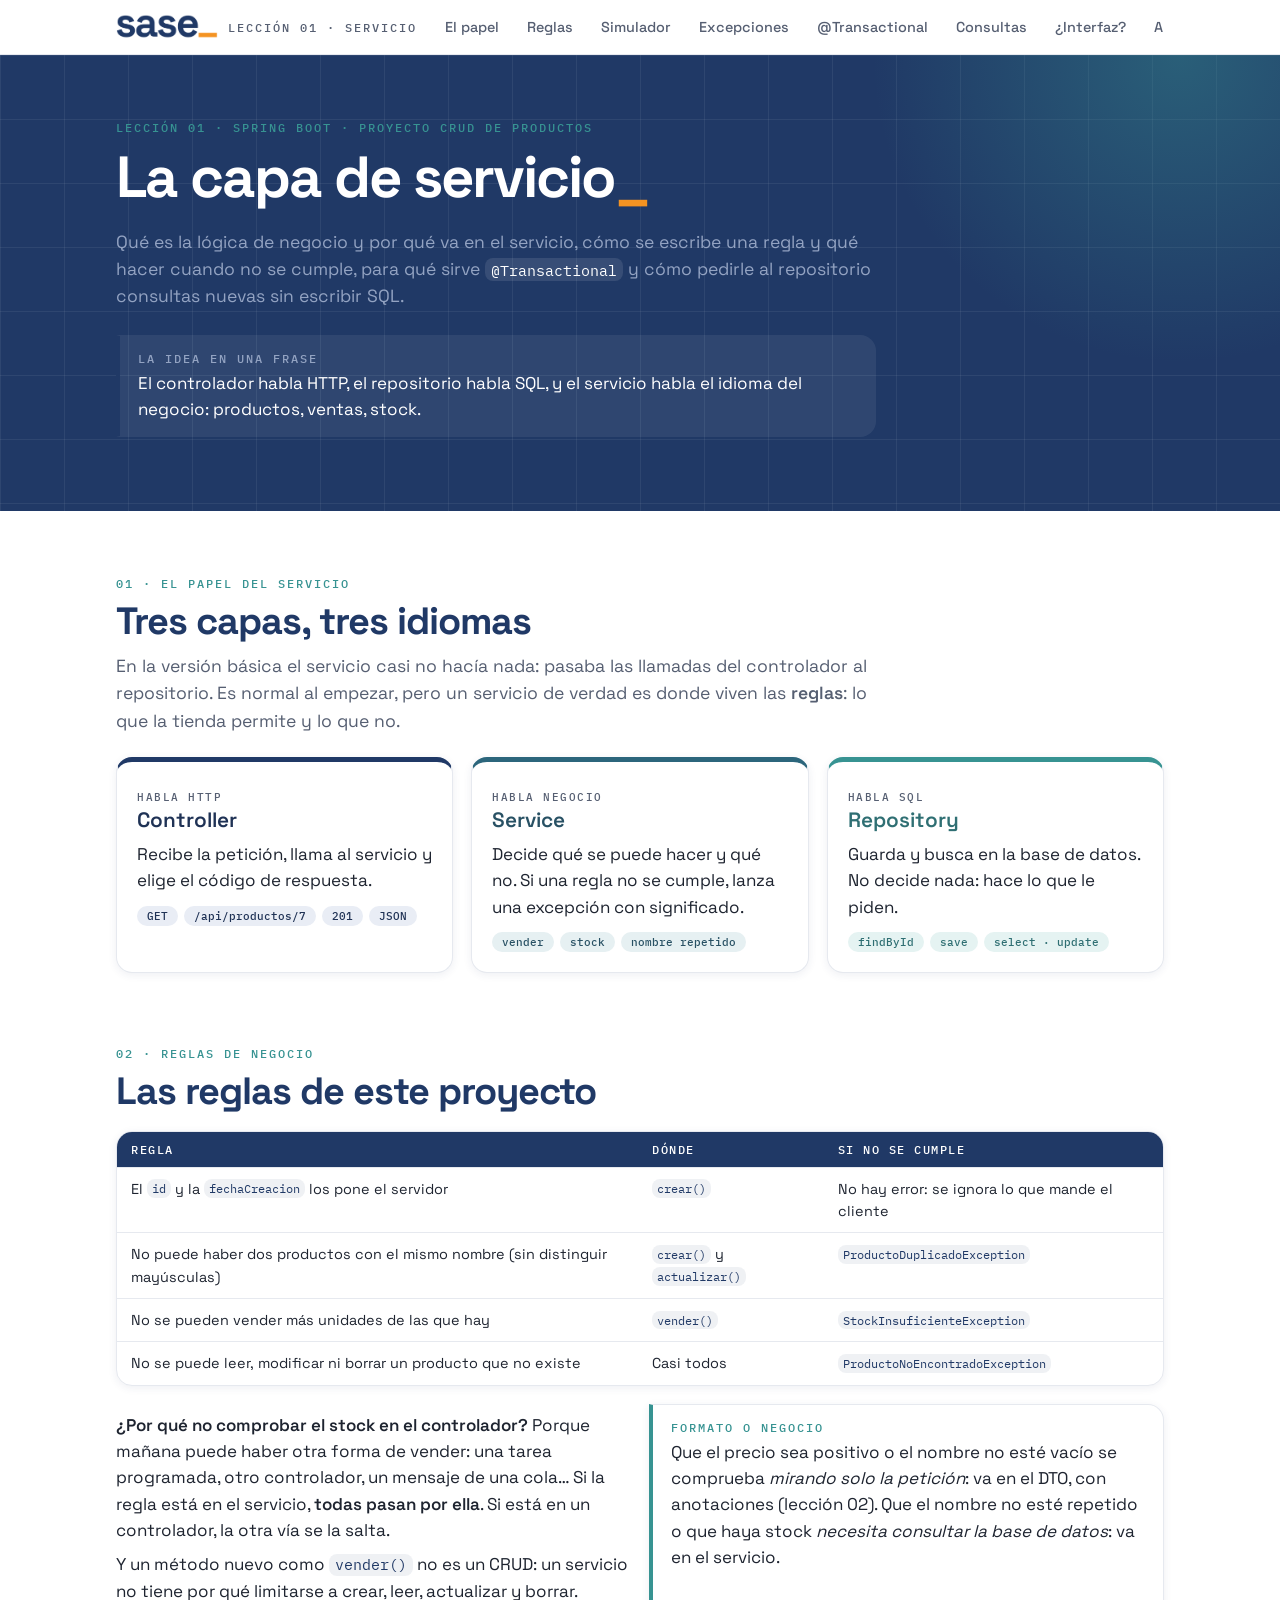
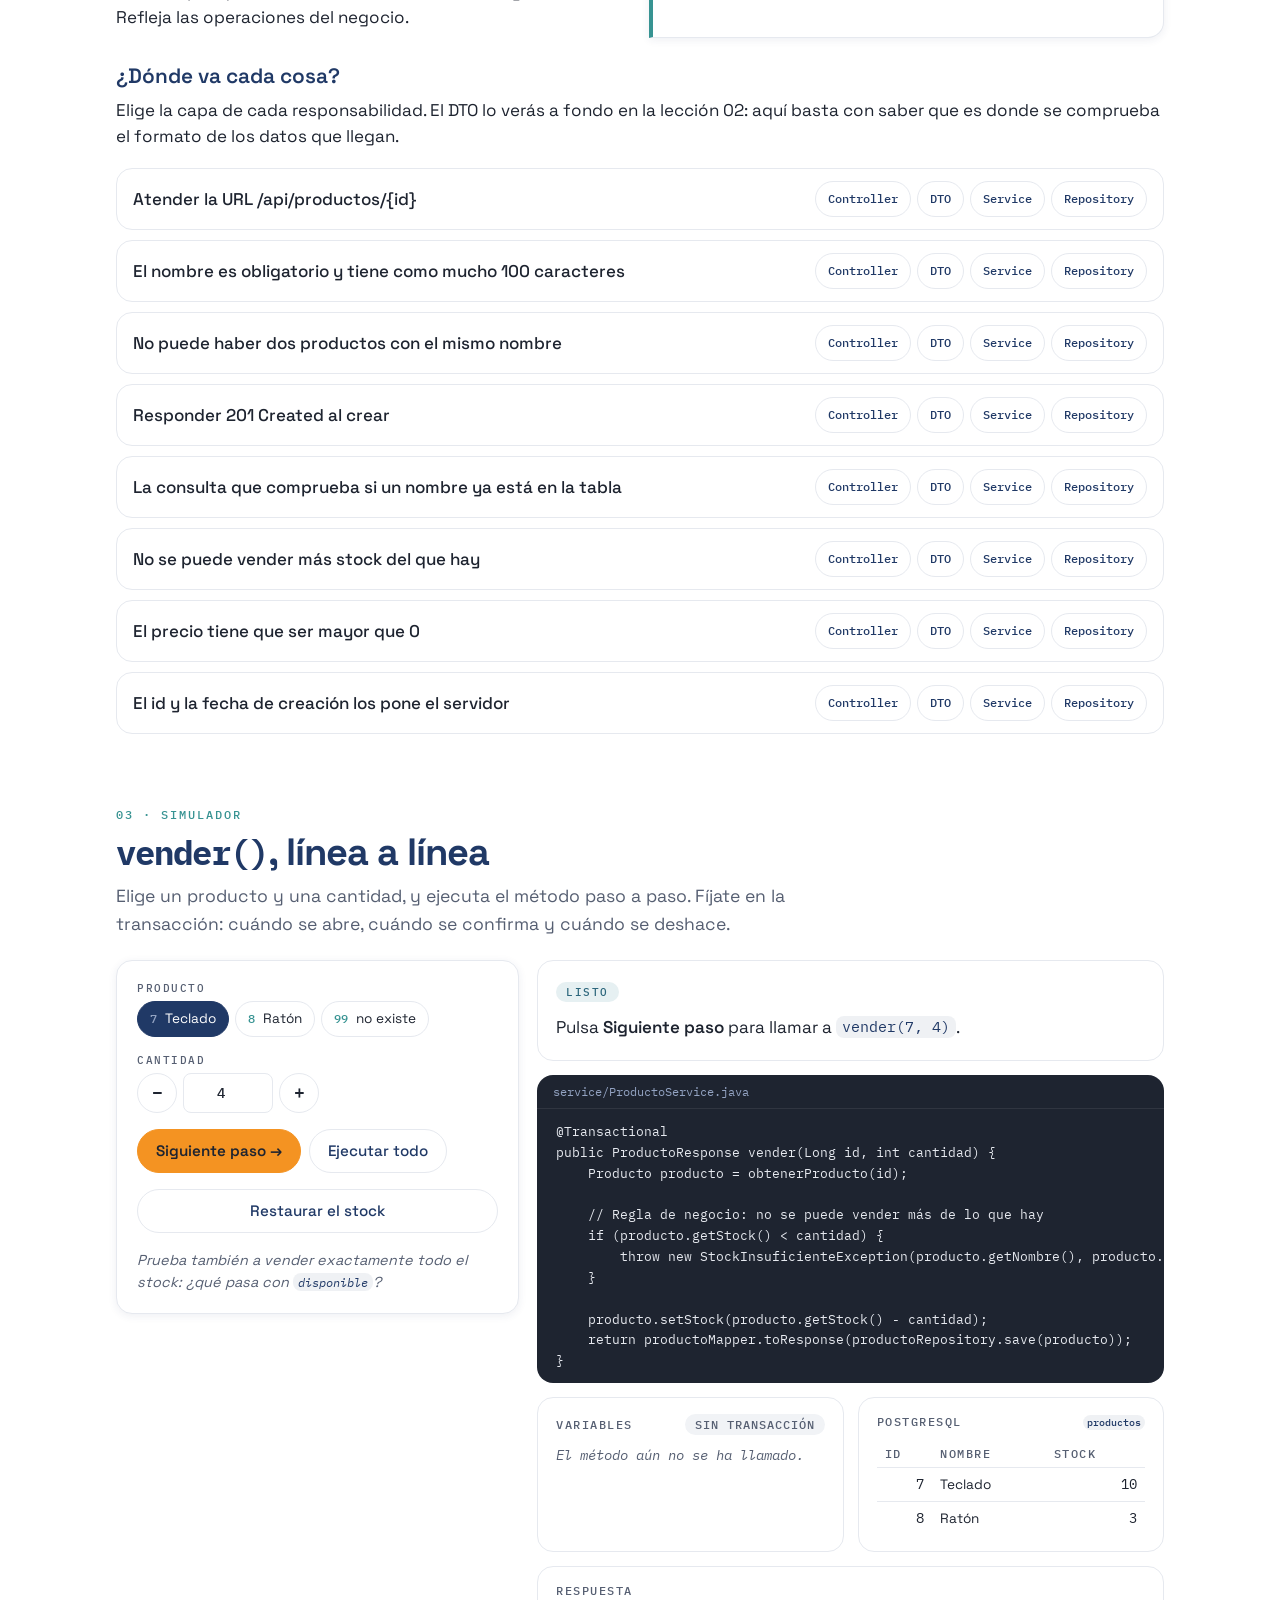
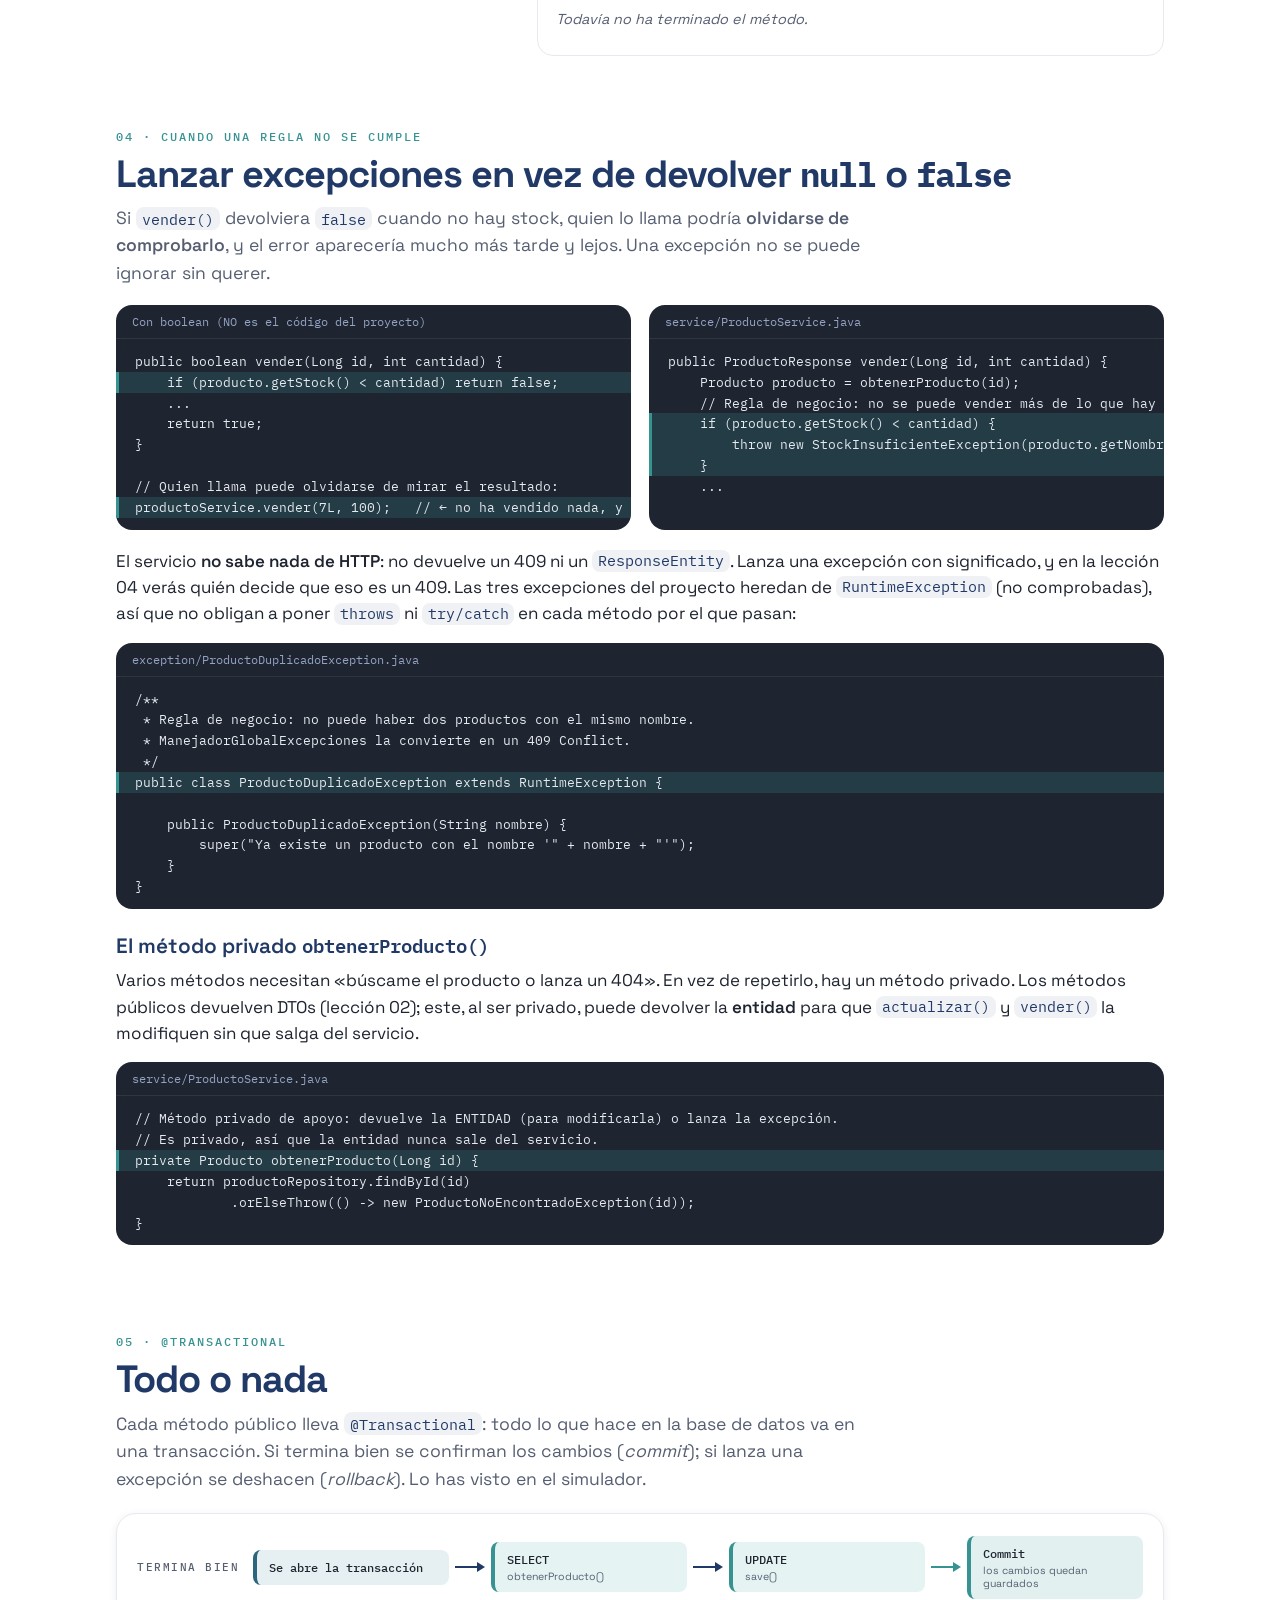
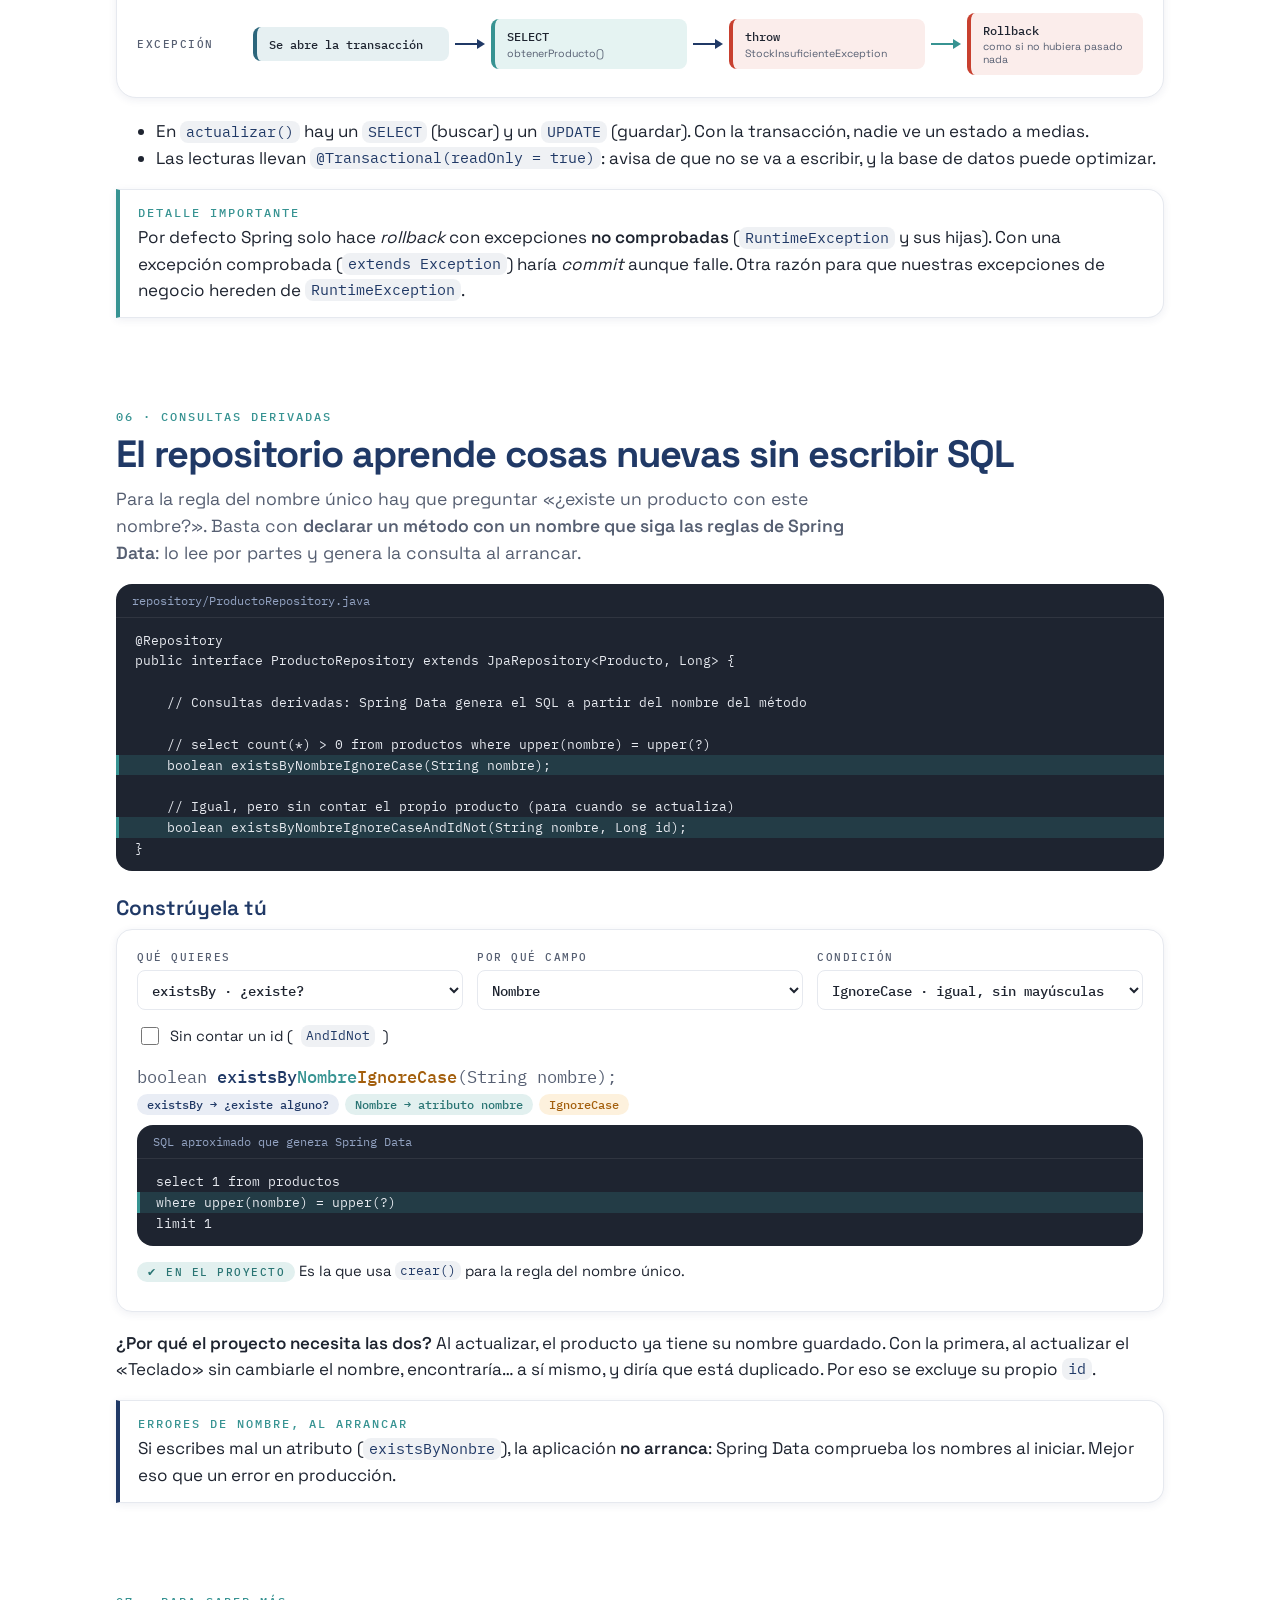
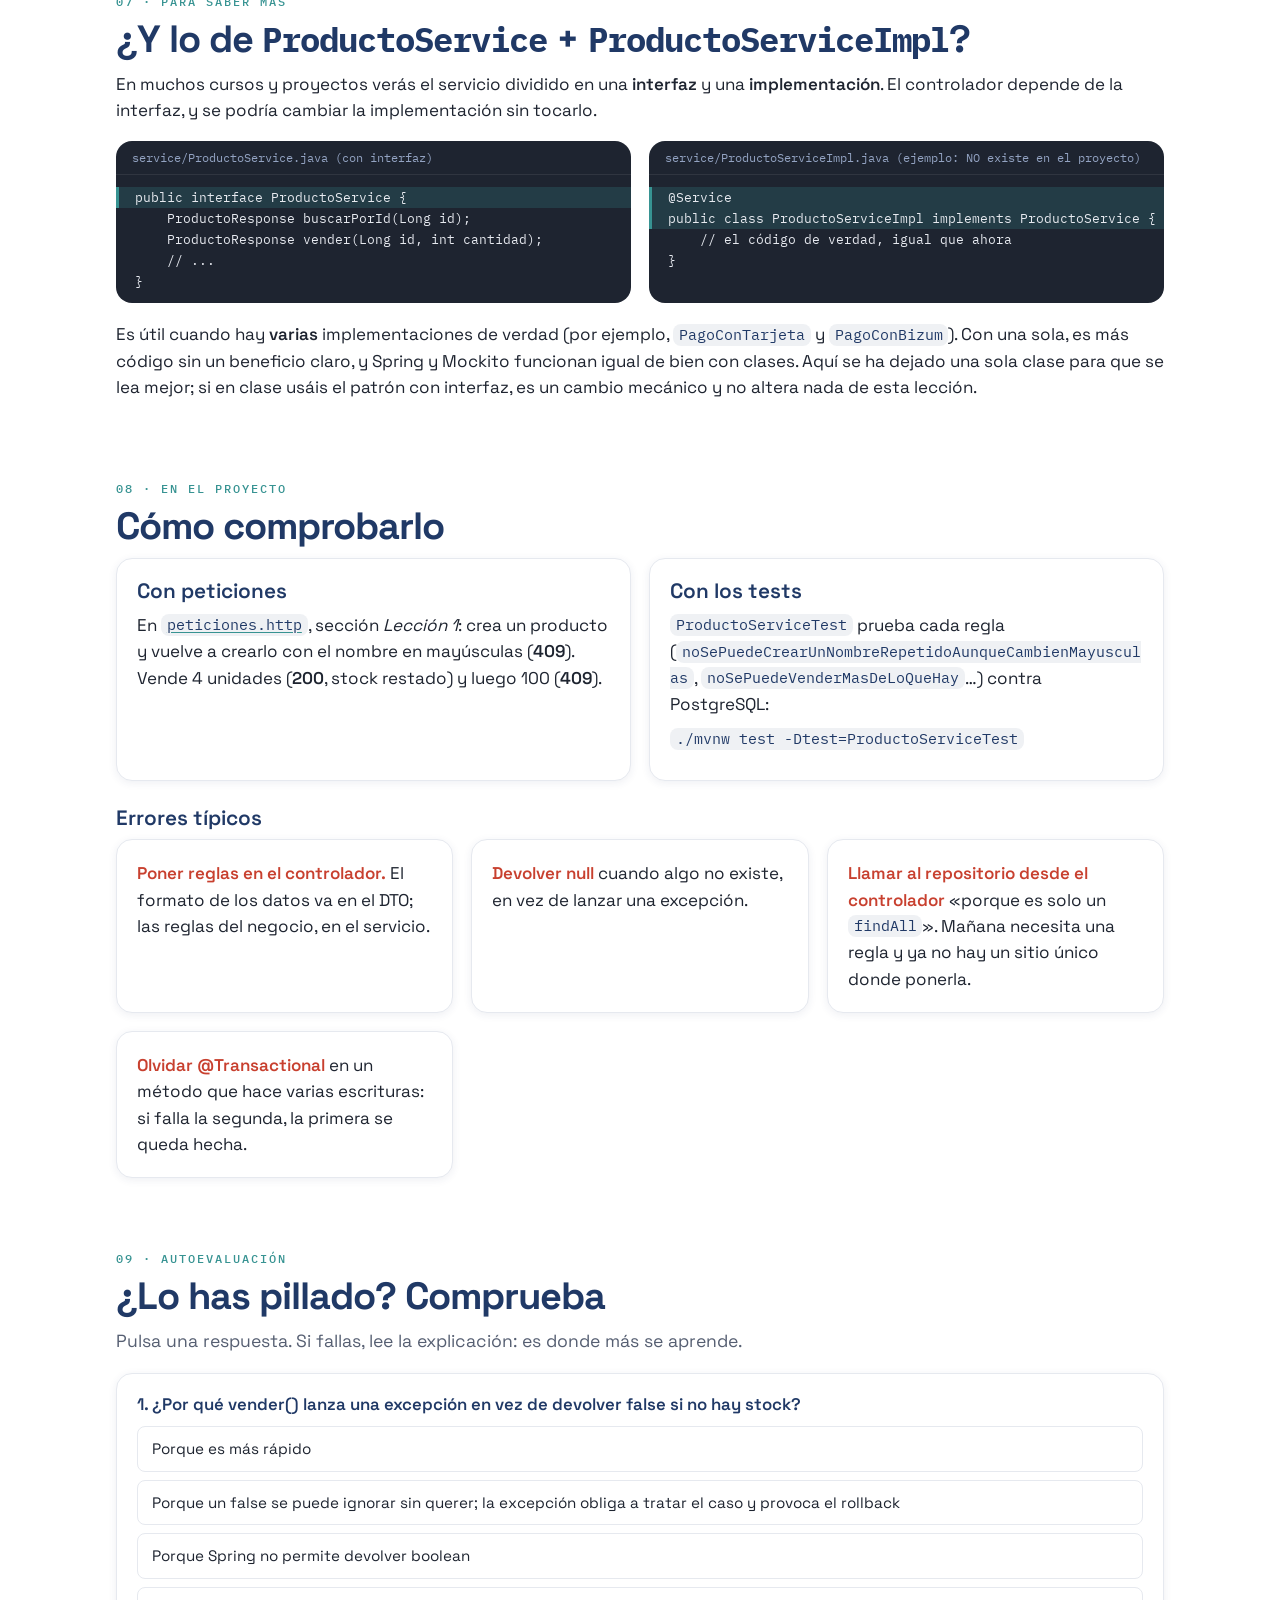
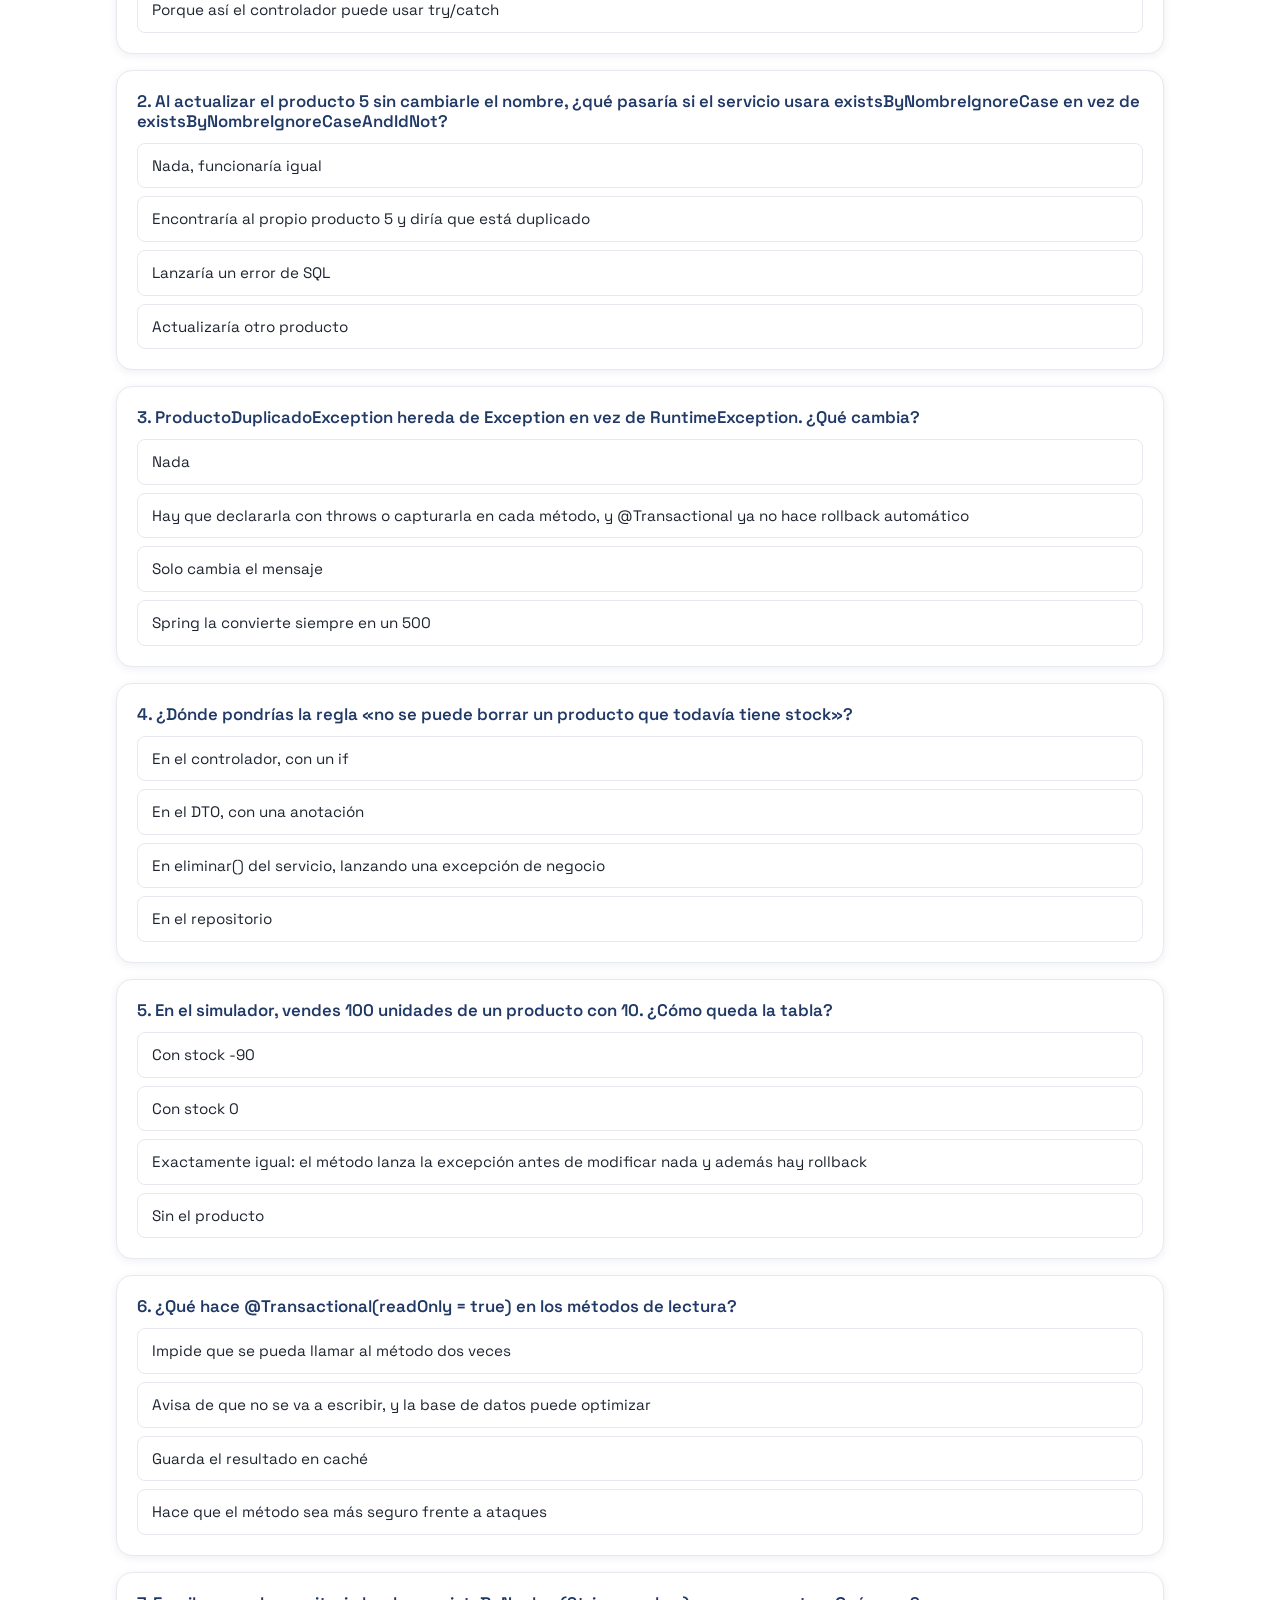
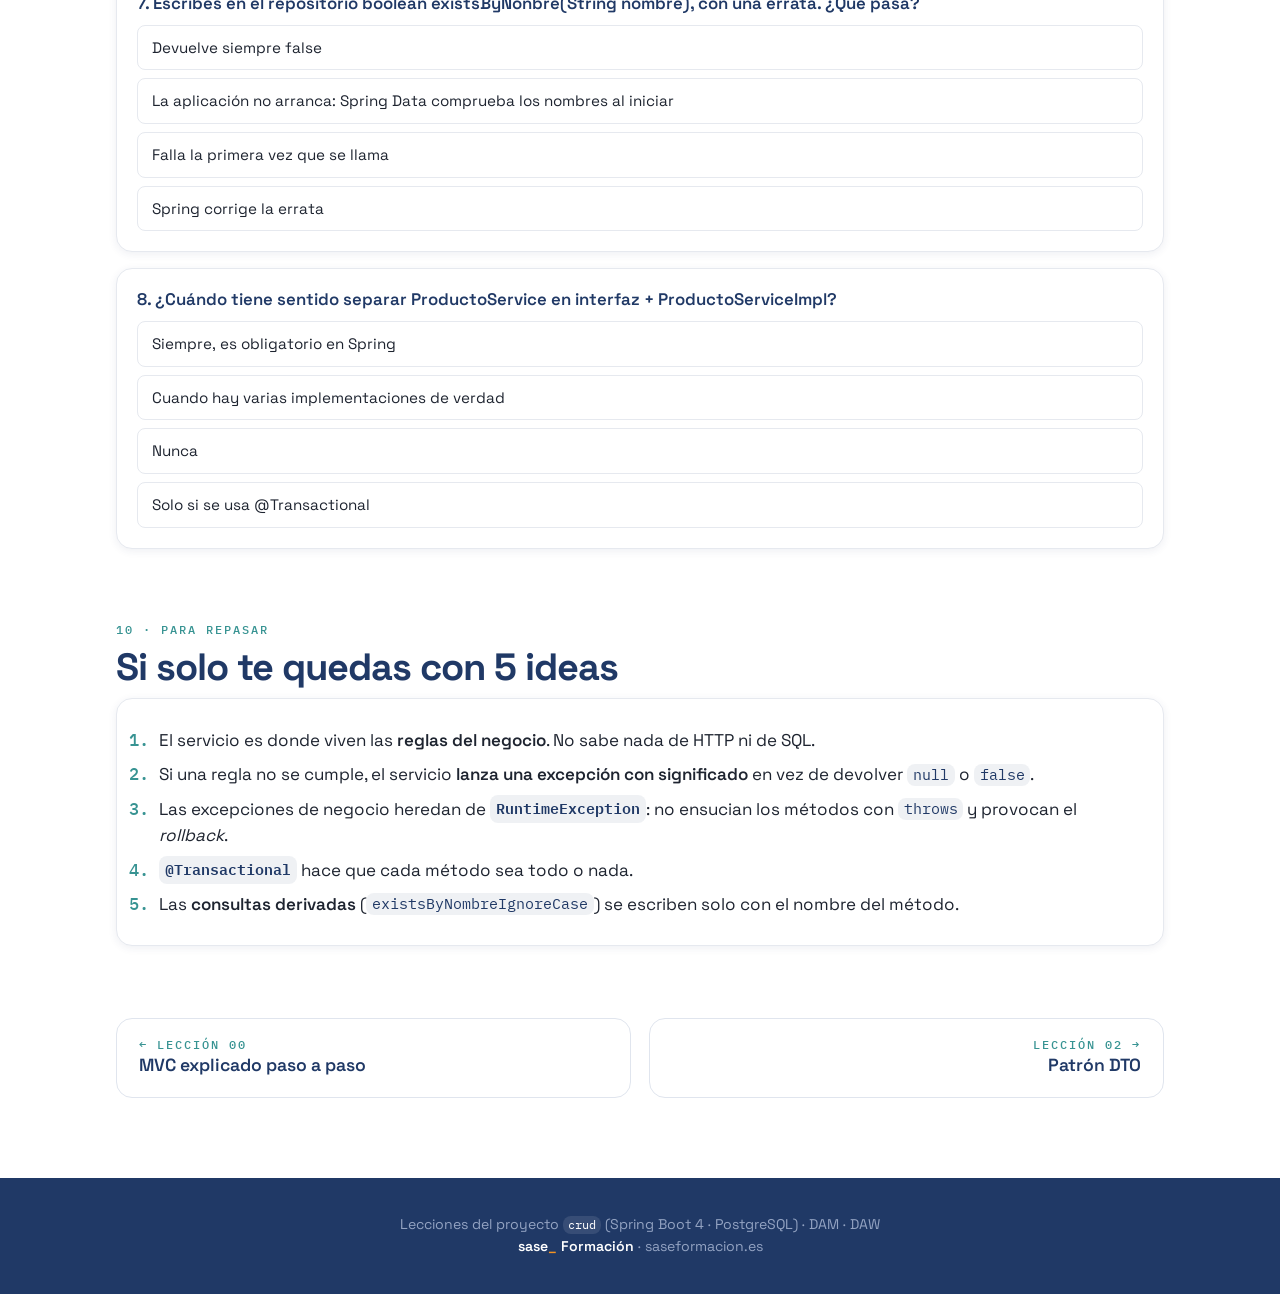
<file: docs/servicio.html>
<!doctype html>
<html lang="es">
<head>
<meta charset="utf-8">
<meta name="viewport" content="width=device-width, initial-scale=1">
<title>Lección 01 · Capa de servicio · SASE Formación</title>
<meta name="description" content="La capa de servicio en Spring Boot: reglas de negocio, excepciones con significado, @Transactional y consultas derivadas, con un simulador del método vender().">
<link rel="preconnect" href="https://fonts.googleapis.com">
<link rel="preconnect" href="https://fonts.gstatic.com" crossorigin>
<link href="https://fonts.googleapis.com/css2?family=IBM+Plex+Mono:wght@400;500&family=Space+Grotesk:wght@400;500;600;700&display=swap" rel="stylesheet">
<link rel="stylesheet" href="assets/sase.css">
<style>
.idiomas { display: grid; grid-template-columns: repeat(3, 1fr); gap: 18px; margin-top: 22px; }
.idiomas > * { min-width: 0; }
@media (max-width: 760px) { .idiomas { grid-template-columns: 1fr; } }
.idioma { border-top: 5px solid var(--c); }
.idioma h3 { margin: 0 0 4px; color: color-mix(in srgb, var(--c) 68%, #1E2430); }
.idioma .habla { font: 500 .7rem var(--mono); letter-spacing: 1.5px; text-transform: uppercase; color: var(--muted); }
.idioma .chips .chip { background: var(--t); color: color-mix(in srgb, var(--c) 68%, #1E2430); text-transform: none; letter-spacing: 0; }

.dos { display: grid; grid-template-columns: 1fr 1fr; gap: 18px; margin-top: 18px; }
.dos > * { min-width: 0; }
@media (max-width: 860px) { .dos { grid-template-columns: 1fr; } }
.card h3:first-child { margin-top: 0; }

/* simulador de vender() */
.sim { display: grid; grid-template-columns: minmax(260px, .9fr) 1.4fr; gap: 18px; margin-top: 22px; }
.sim > * { min-width: 0; }
@media (max-width: 900px) { .sim { grid-template-columns: 1fr; } }
.sim-controles { display: grid; gap: 16px; align-content: start; align-self: start; }
.sim-controles .selector { display: flex; flex-wrap: wrap; gap: 6px; }
.sim-controles .selector .chip-btn { min-height: 36px; padding: 4px 12px; font-size: .85rem; }
.cantidad { display: flex; gap: 6px; align-items: center; }
.cantidad input { width: 90px; text-align: center; }
.cantidad .chip-btn { min-height: 40px; width: 40px; justify-content: center; padding: 0; font: 500 1.1rem var(--mono); }
.sim-derecha { display: grid; gap: 14px; align-content: start; }
.sim-estado { display: grid; grid-template-columns: 1fr 1fr; gap: 14px; }
@media (max-width: 600px) { .sim-estado { grid-template-columns: 1fr; } }
.paso-texto { min-height: 4.5em; }
.paso-texto .where { display: inline-block; font: 500 .7rem var(--mono); letter-spacing: 1.5px; text-transform: uppercase; padding: 3px 10px; border-radius: 999px; margin-bottom: 8px; background: var(--tint-service); color: #2C667C; }
.paso-texto p { margin: 4px 0; }
table.mini { font-size: .85rem; }
table.mini th { background: var(--white); color: var(--muted); border-bottom: 1px solid var(--line); padding: 6px 8px; }
table.mini td { padding: 6px 8px; }
table.mini td.n { font-family: var(--mono); text-align: right; }

/* constructor de consultas derivadas */
.constructor { display: grid; grid-template-columns: repeat(3, minmax(0, 1fr)); gap: 14px; align-items: end; }
.constructor .check { grid-column: 1 / -1; }
@media (max-width: 760px) { .constructor { grid-template-columns: 1fr; } }
.nombre-metodo { font: 500 1.05rem var(--mono); overflow-wrap: anywhere; margin: 18px 0 6px; color: var(--ink); }
.nombre-metodo .t { color: var(--muted); font-weight: 400; }
.nombre-metodo .s-verbo { color: var(--blue); }
.nombre-metodo .s-campo { color: var(--teal); }
.nombre-metodo .s-cond { color: #A35F0D; }
.nombre-metodo .s-and { color: var(--error); }
.leyenda-trozos { display: flex; flex-wrap: wrap; gap: 6px; margin-bottom: 10px; }
.leyenda-trozos .chip { text-transform: none; letter-spacing: 0; font-size: .74rem; }
.proyecto { margin-top: 10px; font-size: .92rem; }
</style>
</head>
<body>

<header class="topbar">
  <div class="topbar-inner">
    <a class="brand" href="index.html" title="Índice de lecciones"><img src="sase_logo_rectangular.png" alt="SASE Formación"><span>Lección 01 · Servicio</span></a>
    <nav class="nav" aria-label="Secciones">
      <a href="#papel">El papel</a>
      <a href="#reglas">Reglas</a>
      <a href="#simulador">Simulador</a>
      <a href="#excepciones">Excepciones</a>
      <a href="#transacciones">@Transactional</a>
      <a href="#consultas">Consultas</a>
      <a href="#impl">¿Interfaz?</a>
      <a href="#test">Autoevaluación</a>
      <a href="#resumen">Resumen</a>
    </nav>
  </div>
</header>

<div class="hero-band">
<div class="hero">
  <div class="kicker">Lección 01 · Spring Boot · Proyecto CRUD de productos</div>
  <h1>La capa de servicio</h1>
  <p class="lead">Qué es la lógica de negocio y por qué va en el servicio, cómo se escribe una regla y qué hacer cuando no se cumple, para qué sirve <code>@Transactional</code> y cómo pedirle al repositorio consultas nuevas sin escribir SQL.</p>
  <div class="callout key">
    <strong>La idea en una frase</strong>
    El controlador habla HTTP, el repositorio habla SQL, y el servicio habla el idioma del negocio: productos, ventas, stock.
  </div>
</div>
</div>

<main>

<!-- ================= PAPEL ================= -->
<section id="papel">
  <div class="kicker">01 · El papel del servicio</div>
  <h2>Tres capas, tres idiomas</h2>
  <p class="lead">En la versión básica el servicio casi no hacía nada: pasaba las llamadas del controlador al repositorio. Es normal al empezar, pero un servicio de verdad es donde viven las <strong>reglas</strong>: lo que la tienda permite y lo que no.</p>
  <div class="idiomas">
    <div class="card idioma" style="--c: var(--c-controller); --t: var(--tint-controller)">
      <span class="habla">Habla HTTP</span>
      <h3>Controller</h3>
      <p>Recibe la petición, llama al servicio y elige el código de respuesta.</p>
      <div class="chips"><span class="chip">GET</span><span class="chip">/api/productos/7</span><span class="chip">201</span><span class="chip">JSON</span></div>
    </div>
    <div class="card idioma" style="--c: var(--c-service); --t: var(--tint-service)">
      <span class="habla">Habla negocio</span>
      <h3>Service</h3>
      <p>Decide qué se puede hacer y qué no. Si una regla no se cumple, lanza una excepción con significado.</p>
      <div class="chips"><span class="chip">vender</span><span class="chip">stock</span><span class="chip">nombre repetido</span></div>
    </div>
    <div class="card idioma" style="--c: var(--c-repository); --t: var(--tint-repository)">
      <span class="habla">Habla SQL</span>
      <h3>Repository</h3>
      <p>Guarda y busca en la base de datos. No decide nada: hace lo que le piden.</p>
      <div class="chips"><span class="chip">findById</span><span class="chip">save</span><span class="chip">select · update</span></div>
    </div>
  </div>
</section>

<!-- ================= REGLAS ================= -->
<section id="reglas">
  <div class="kicker">02 · Reglas de negocio</div>
  <h2>Las reglas de este proyecto</h2>
  <div class="table-wrap">
    <table>
      <thead><tr><th>Regla</th><th>Dónde</th><th>Si no se cumple</th></tr></thead>
      <tbody>
        <tr><td>El <code>id</code> y la <code>fechaCreacion</code> los pone el servidor</td><td><code>crear()</code></td><td>No hay error: se ignora lo que mande el cliente</td></tr>
        <tr><td>No puede haber dos productos con el mismo nombre (sin distinguir mayúsculas)</td><td><code>crear()</code> y <code>actualizar()</code></td><td><code>ProductoDuplicadoException</code></td></tr>
        <tr><td>No se pueden vender más unidades de las que hay</td><td><code>vender()</code></td><td><code>StockInsuficienteException</code></td></tr>
        <tr><td>No se puede leer, modificar ni borrar un producto que no existe</td><td>Casi todos</td><td><code>ProductoNoEncontradoException</code></td></tr>
      </tbody>
    </table>
  </div>
  <div class="dos">
    <div>
      <p><strong>¿Por qué no comprobar el stock en el controlador?</strong> Porque mañana puede haber otra forma de vender: una tarea programada, otro controlador, un mensaje de una cola… Si la regla está en el servicio, <strong>todas pasan por ella</strong>. Si está en un controlador, la otra vía se la salta.</p>
      <p>Y un método nuevo como <code>vender()</code> no es un CRUD: un servicio no tiene por qué limitarse a crear, leer, actualizar y borrar. Refleja las operaciones del negocio.</p>
    </div>
    <div class="callout warn" style="margin:0">
      <strong>Formato o negocio</strong>
      Que el precio sea positivo o el nombre no esté vacío se comprueba <em>mirando solo la petición</em>: va en el DTO, con anotaciones (lección 02). Que el nombre no esté repetido o que haya stock <em>necesita consultar la base de datos</em>: va en el servicio.
    </div>
  </div>

  <h3>¿Dónde va cada cosa? <span class="score" id="clasificaScore"></span></h3>
  <p>Elige la capa de cada responsabilidad. El DTO lo verás a fondo en la lección 02: aquí basta con saber que es donde se comprueba el formato de los datos que llegan.</p>
  <div class="clasifica" id="clasifica"></div>
</section>

<!-- ================= SIMULADOR ================= -->
<section id="simulador">
  <div class="kicker">03 · Simulador</div>
  <h2><code>vender()</code>, línea a línea</h2>
  <p class="lead">Elige un producto y una cantidad, y ejecuta el método paso a paso. Fíjate en la transacción: cuándo se abre, cuándo se confirma y cuándo se deshace.</p>

  <div class="sim">
    <div class="card sim-controles">
      <div class="campo">
        <span>Producto</span>
        <div class="selector" id="simProducto" role="group" aria-label="Producto"></div>
      </div>
      <div class="campo">
        <span>Cantidad</span>
        <div class="cantidad">
          <button class="chip-btn" type="button" id="menos" aria-label="Una menos">−</button>
          <input type="number" id="simCantidad" value="4" min="1" max="99" aria-label="Cantidad">
          <button class="chip-btn" type="button" id="mas" aria-label="Una más">+</button>
        </div>
      </div>
      <div class="controls" style="margin:0">
        <button class="btn cta" type="button" id="simSiguiente">Siguiente paso →</button>
        <button class="btn" type="button" id="simTodo">Ejecutar todo</button>
      </div>
      <button class="btn" type="button" id="simRestaurar">Restaurar el stock</button>
      <p class="vacio" style="margin:0">Prueba también a vender exactamente todo el stock: ¿qué pasa con <code>disponible</code>?</p>
    </div>

    <div class="sim-derecha">
      <div class="panel paso-texto" id="simTexto" aria-live="polite"></div>
      <div class="code" id="simCodigo"></div>
      <div class="sim-estado">
        <div class="panel">
          <h4>Variables <span class="tx" id="simTx">sin transacción</span></h4>
          <div class="vars" id="simVars"></div>
        </div>
        <div class="panel">
          <h4>PostgreSQL <code>productos</code></h4>
          <div id="simTabla"></div>
        </div>
      </div>
      <div class="panel">
        <h4>Respuesta</h4>
        <div id="simRespuesta"><p class="vacio">Todavía no ha terminado el método.</p></div>
      </div>
    </div>
  </div>
</section>

<!-- ================= EXCEPCIONES ================= -->
<section id="excepciones">
  <div class="kicker">04 · Cuando una regla no se cumple</div>
  <h2>Lanzar excepciones en vez de devolver <code>null</code> o <code>false</code></h2>
  <p class="lead">Si <code>vender()</code> devolviera <code>false</code> cuando no hay stock, quien lo llama podría <strong>olvidarse de comprobarlo</strong>, y el error aparecería mucho más tarde y lejos. Una excepción no se puede ignorar sin querer.</p>
  <div class="dos">
    <div class="code" data-snippet="conFalse"></div>
    <div class="code" data-snippet="conExcepcion"></div>
  </div>
  <p style="margin-top:18px">El servicio <strong>no sabe nada de HTTP</strong>: no devuelve un 409 ni un <code>ResponseEntity</code>. Lanza una excepción con significado, y en la lección 04 verás quién decide que eso es un 409. Las tres excepciones del proyecto heredan de <code>RuntimeException</code> (no comprobadas), así que no obligan a poner <code>throws</code> ni <code>try/catch</code> en cada método por el que pasan:</p>
  <div class="code flotante" data-snippet="duplicada"></div>

  <h3>El método privado <code>obtenerProducto()</code></h3>
  <p>Varios métodos necesitan «búscame el producto o lanza un 404». En vez de repetirlo, hay un método privado. Los métodos públicos devuelven DTOs (lección 02); este, al ser privado, puede devolver la <strong>entidad</strong> para que <code>actualizar()</code> y <code>vender()</code> la modifiquen sin que salga del servicio.</p>
  <div class="code flotante" data-snippet="obtener"></div>
</section>

<!-- ================= TRANSACCIONES ================= -->
<section id="transacciones">
  <div class="kicker">05 · @Transactional</div>
  <h2>Todo o nada</h2>
  <p class="lead">Cada método público lleva <code>@Transactional</code>: todo lo que hace en la base de datos va en una transacción. Si termina bien se confirman los cambios (<em>commit</em>); si lanza una excepción se deshacen (<em>rollback</em>). Lo has visto en el simulador.</p>
  <div class="ruta" style="grid-template-columns: max-content minmax(0,1fr) auto minmax(0,1fr) auto minmax(0,1fr) auto minmax(0,.9fr)" role="img" aria-label="Si el método termina bien se hace commit; si lanza una excepción, rollback">
    <div class="ruta-fila">
      <span class="etq">Termina bien</span>
      <div class="paso" style="--c: var(--c-service); --t: var(--tint-service)">Se abre la transacción</div><span class="fl"></span>
      <div class="paso" style="--c: var(--c-repository); --t: var(--tint-repository)">SELECT<small>obtenerProducto()</small></div><span class="fl"></span>
      <div class="paso" style="--c: var(--c-repository); --t: var(--tint-repository)">UPDATE<small>save()</small></div><span class="fl vuelta"></span>
      <div class="paso si">Commit<small>los cambios quedan guardados</small></div>
    </div>
    <div class="ruta-fila">
      <span class="etq">Excepción</span>
      <div class="paso" style="--c: var(--c-service); --t: var(--tint-service)">Se abre la transacción</div><span class="fl"></span>
      <div class="paso" style="--c: var(--c-repository); --t: var(--tint-repository)">SELECT<small>obtenerProducto()</small></div><span class="fl"></span>
      <div class="paso no">throw<small>StockInsuficienteException</small></div><span class="fl vuelta"></span>
      <div class="paso no">Rollback<small>como si no hubiera pasado nada</small></div>
    </div>
  </div>
  <ul>
    <li>En <code>actualizar()</code> hay un <code>SELECT</code> (buscar) y un <code>UPDATE</code> (guardar). Con la transacción, nadie ve un estado a medias.</li>
    <li>Las lecturas llevan <code>@Transactional(readOnly = true)</code>: avisa de que no se va a escribir, y la base de datos puede optimizar.</li>
  </ul>
  <div class="callout warn">
    <strong>Detalle importante</strong>
    Por defecto Spring solo hace <em>rollback</em> con excepciones <strong>no comprobadas</strong> (<code>RuntimeException</code> y sus hijas). Con una excepción comprobada (<code>extends Exception</code>) haría <em>commit</em> aunque falle. Otra razón para que nuestras excepciones de negocio hereden de <code>RuntimeException</code>.
  </div>
</section>

<!-- ================= CONSULTAS ================= -->
<section id="consultas">
  <div class="kicker">06 · Consultas derivadas</div>
  <h2>El repositorio aprende cosas nuevas sin escribir SQL</h2>
  <p class="lead">Para la regla del nombre único hay que preguntar «¿existe un producto con este nombre?». Basta con <strong>declarar un método con un nombre que siga las reglas de Spring Data</strong>: lo lee por partes y genera la consulta al arrancar.</p>
  <div class="code flotante" data-snippet="repositorio"></div>

  <h3>Constrúyela tú</h3>
  <div class="card">
    <div class="constructor">
      <label class="campo"><span>Qué quieres</span>
        <select id="cVerbo">
          <option value="existsBy">existsBy · ¿existe?</option>
          <option value="findBy">findBy · búscalos</option>
          <option value="countBy">countBy · cuéntalos</option>
        </select>
      </label>
      <label class="campo"><span>Por qué campo</span>
        <select id="cCampo">
          <option value="Nombre">Nombre</option>
          <option value="Precio">Precio</option>
          <option value="Stock">Stock</option>
        </select>
      </label>
      <label class="campo"><span>Condición</span>
        <select id="cCond"></select>
      </label>
      <label class="check"><input type="checkbox" id="cIdNot"> Sin contar un id (<code>AndIdNot</code>)</label>
    </div>
    <div class="nombre-metodo" id="cMetodo"></div>
    <div class="leyenda-trozos" id="cTrozos"></div>
    <div class="code" id="cSql"></div>
    <p class="proyecto" id="cProyecto"></p>
  </div>
  <p style="margin-top:18px"><strong>¿Por qué el proyecto necesita las dos?</strong> Al actualizar, el producto ya tiene su nombre guardado. Con la primera, al actualizar el «Teclado» sin cambiarle el nombre, encontraría… a sí mismo, y diría que está duplicado. Por eso se excluye su propio <code>id</code>.</p>
  <div class="callout">
    <strong>Errores de nombre, al arrancar</strong>
    Si escribes mal un atributo (<code>existsByNonbre</code>), la aplicación <strong>no arranca</strong>: Spring Data comprueba los nombres al iniciar. Mejor eso que un error en producción.
  </div>
</section>

<!-- ================= IMPL ================= -->
<section id="impl">
  <div class="kicker">07 · Para saber más</div>
  <h2>¿Y lo de <code>ProductoService</code> + <code>ProductoServiceImpl</code>?</h2>
  <p>En muchos cursos y proyectos verás el servicio dividido en una <strong>interfaz</strong> y una <strong>implementación</strong>. El controlador depende de la interfaz, y se podría cambiar la implementación sin tocarlo.</p>
  <div class="dos">
    <div class="code" data-snippet="interfaz"></div>
    <div class="code" data-snippet="impl"></div>
  </div>
  <p style="margin-top:18px">Es útil cuando hay <strong>varias</strong> implementaciones de verdad (por ejemplo, <code>PagoConTarjeta</code> y <code>PagoConBizum</code>). Con una sola, es más código sin un beneficio claro, y Spring y Mockito funcionan igual de bien con clases. Aquí se ha dejado una sola clase para que se lea mejor; si en clase usáis el patrón con interfaz, es un cambio mecánico y no altera nada de esta lección.</p>
</section>

<!-- ================= PROBAR ================= -->
<section id="probar">
  <div class="kicker">08 · En el proyecto</div>
  <h2>Cómo comprobarlo</h2>
  <div class="grid cols-2">
    <div class="card">
      <h3 style="margin-top:0">Con peticiones</h3>
      <p>En <a href="https://github.com/gsanox/crud-springboot/blob/main/docs/peticiones.http"><code>peticiones.http</code></a>, sección <em>Lección 1</em>: crea un producto y vuelve a crearlo con el nombre en mayúsculas (<strong>409</strong>). Vende 4 unidades (<strong>200</strong>, stock restado) y luego 100 (<strong>409</strong>).</p>
    </div>
    <div class="card">
      <h3 style="margin-top:0">Con los tests</h3>
      <p><code>ProductoServiceTest</code> prueba cada regla (<code>noSePuedeCrearUnNombreRepetidoAunqueCambienMayusculas</code>, <code>noSePuedeVenderMasDeLoQueHay</code>…) contra PostgreSQL:</p>
      <p><code>./mvnw test -Dtest=ProductoServiceTest</code></p>
    </div>
  </div>

  <h3>Errores típicos</h3>
  <div class="grid cols-2">
    <div class="card"><b class="dont">Poner reglas en el controlador.</b> El formato de los datos va en el DTO; las reglas del negocio, en el servicio.</div>
    <div class="card"><b class="dont">Devolver null</b> cuando algo no existe, en vez de lanzar una excepción.</div>
    <div class="card"><b class="dont">Llamar al repositorio desde el controlador</b> «porque es solo un <code>findAll</code>». Mañana necesita una regla y ya no hay un sitio único donde ponerla.</div>
    <div class="card"><b class="dont">Olvidar @Transactional</b> en un método que hace varias escrituras: si falla la segunda, la primera se queda hecha.</div>
  </div>
</section>

<!-- ================= TEST ================= -->
<section id="test">
  <div class="kicker">09 · Autoevaluación</div>
  <h2>¿Lo has pillado? Comprueba</h2>
  <p class="lead">Pulsa una respuesta. Si fallas, lee la explicación: es donde más se aprende. <span class="score" id="score"></span></p>
  <div class="quiz" id="quiz"></div>
</section>

<!-- ================= RESUMEN ================= -->
<section id="resumen" class="summary">
  <div class="kicker">10 · Para repasar</div>
  <h2>Si solo te quedas con 5 ideas</h2>
  <div class="card">
    <ol>
      <li>El servicio es donde viven las <strong>reglas del negocio</strong>. No sabe nada de HTTP ni de SQL.</li>
      <li>Si una regla no se cumple, el servicio <strong>lanza una excepción con significado</strong> en vez de devolver <code>null</code> o <code>false</code>.</li>
      <li>Las excepciones de negocio heredan de <strong><code>RuntimeException</code></strong>: no ensucian los métodos con <code>throws</code> y provocan el <em>rollback</em>.</li>
      <li><strong><code>@Transactional</code></strong> hace que cada método sea todo o nada.</li>
      <li>Las <strong>consultas derivadas</strong> (<code>existsByNombreIgnoreCase</code>) se escriben solo con el nombre del método.</li>
    </ol>
  </div>
</section>

<nav class="lesson-nav" id="lessonNav" aria-label="Lecciones"></nav>

</main>

<footer>Lecciones del proyecto <code>crud</code> (Spring Boot 4 · PostgreSQL) · DAM · DAW<br><a href="https://saseformacion.es">sase<span>_</span> Formación</a> · saseformacion.es</footer>

<script src="assets/lecciones.js"></script>
<script>
/* ---------------- código real del proyecto ---------------- */
const SNIPPETS = {
  conFalse: { file: 'Con boolean (NO es el código del proyecto)', hl: [1, 7], lines: [
    'public boolean vender(Long id, int cantidad) {',
    '    if (producto.getStock() < cantidad) return false;',
    '    ...',
    '    return true;',
    '}',
    '',
    '// Quien llama puede olvidarse de mirar el resultado:',
    'productoService.vender(7L, 100);   // ← no ha vendido nada, y nadie se entera'] },
  conExcepcion: { file: 'service/ProductoService.java', hl: [3, 4, 5], lines: [
    'public ProductoResponse vender(Long id, int cantidad) {',
    '    Producto producto = obtenerProducto(id);',
    '    // Regla de negocio: no se puede vender más de lo que hay',
    '    if (producto.getStock() < cantidad) {',
    '        throw new StockInsuficienteException(producto.getNombre(), producto.getStock(), cantidad);',
    '    }',
    '    ...'] },
  duplicada: { file: 'exception/ProductoDuplicadoException.java', hl: [4], lines: [
    '/**',
    ' * Regla de negocio: no puede haber dos productos con el mismo nombre.',
    ' * ManejadorGlobalExcepciones la convierte en un 409 Conflict.',
    ' */',
    'public class ProductoDuplicadoException extends RuntimeException {',
    '',
    '    public ProductoDuplicadoException(String nombre) {',
    '        super("Ya existe un producto con el nombre \'" + nombre + "\'");',
    '    }',
    '}'] },
  obtener: { file: 'service/ProductoService.java', hl: [2], lines: [
    '// Método privado de apoyo: devuelve la ENTIDAD (para modificarla) o lanza la excepción.',
    '// Es privado, así que la entidad nunca sale del servicio.',
    'private Producto obtenerProducto(Long id) {',
    '    return productoRepository.findById(id)',
    '            .orElseThrow(() -> new ProductoNoEncontradoException(id));',
    '}'] },
  repositorio: { file: 'repository/ProductoRepository.java', hl: [6, 9], lines: [
    '@Repository',
    'public interface ProductoRepository extends JpaRepository<Producto, Long> {',
    '',
    '    // Consultas derivadas: Spring Data genera el SQL a partir del nombre del método',
    '',
    '    // select count(*) > 0 from productos where upper(nombre) = upper(?)',
    '    boolean existsByNombreIgnoreCase(String nombre);',
    '',
    '    // Igual, pero sin contar el propio producto (para cuando se actualiza)',
    '    boolean existsByNombreIgnoreCaseAndIdNot(String nombre, Long id);',
    '}'] },
  interfaz: { file: 'service/ProductoService.java (con interfaz)', hl: [0], lines: [
    'public interface ProductoService {',
    '    ProductoResponse buscarPorId(Long id);',
    '    ProductoResponse vender(Long id, int cantidad);',
    '    // ...',
    '}'] },
  impl: { file: 'service/ProductoServiceImpl.java (ejemplo: NO existe en el proyecto)', hl: [0, 1], lines: [
    '@Service',
    'public class ProductoServiceImpl implements ProductoService {',
    '    // el código de verdad, igual que ahora',
    '}'] }
};
document.querySelectorAll('[data-snippet]').forEach(el => {
  const s = SNIPPETS[el.dataset.snippet];
  renderCode(el, s.file, s.lines, s.hl);
});

/* ---------------- ¿dónde va cada cosa? ---------------- */
crearClasifica(document.getElementById('clasifica'), ['Controller', 'DTO', 'Service', 'Repository'], [
  { frase: 'Atender la URL /api/productos/{id}', ok: 'Controller', porque: 'Las URLs y los verbos HTTP son cosa del controlador (@GetMapping, @PostMapping…).' },
  { frase: 'El nombre es obligatorio y tiene como mucho 100 caracteres', ok: 'DTO', porque: 'Es una comprobación de formato: basta con mirar la petición. Se hace con @NotBlank y @Size en el DTO.' },
  { frase: 'No puede haber dos productos con el mismo nombre', ok: 'Service', porque: 'Necesita consultar la base de datos para saberlo: es una regla de negocio.' },
  { frase: 'Responder 201 Created al crear', ok: 'Controller', porque: 'Los códigos HTTP los decide el controlador (@ResponseStatus) o el manejador de excepciones, nunca el servicio.' },
  { frase: 'La consulta que comprueba si un nombre ya está en la tabla', ok: 'Repository', porque: 'La consulta en sí (existsByNombreIgnoreCase) es acceso a datos. Quien decide qué hacer con el resultado es el servicio.' },
  { frase: 'No se puede vender más stock del que hay', ok: 'Service', porque: 'Depende del stock guardado en la base de datos: es una regla de negocio.' },
  { frase: 'El precio tiene que ser mayor que 0', ok: 'DTO', porque: 'Se sabe mirando solo el dato que llega: @Positive en el DTO.' },
  { frase: 'El id y la fecha de creación los pone el servidor', ok: 'Service', porque: 'crear() pone la fecha y deja el id a la base de datos. El DTO de entrada ni siquiera tiene esos campos.' }
], document.getElementById('clasificaScore'));

/* ---------------- simulador de vender() ---------------- */
(function () {
  const $ = id => document.getElementById(id);
  const CODIGO = [
    '@Transactional',
    'public ProductoResponse vender(Long id, int cantidad) {',
    '    Producto producto = obtenerProducto(id);',
    '',
    '    // Regla de negocio: no se puede vender más de lo que hay',
    '    if (producto.getStock() < cantidad) {',
    '        throw new StockInsuficienteException(producto.getNombre(), producto.getStock(), cantidad);',
    '    }',
    '',
    '    producto.setStock(producto.getStock() - cantidad);',
    '    return productoMapper.toResponse(productoRepository.save(producto));',
    '}'];
  const INICIAL = { 7: { id: 7, nombre: 'Teclado', precio: '49.99', stock: 10 }, 8: { id: 8, nombre: 'Ratón', precio: '19.90', stock: 3 } };
  let tabla, idSel = 7, pasos = [], i = -1, vars = {};

  function restaurar() {
    tabla = JSON.parse(JSON.stringify(INICIAL));
    reiniciarEjecucion();
  }

  // Calcula de antemano los pasos de esta ejecución, como haría el método de verdad
  function preparar() {
    const id = idSel;
    const cantidad = Math.max(1, parseInt($('simCantidad').value, 10) || 1);
    const p = tabla[id];
    const L = [];
    L.push({ hl: [0, 1], tx: 'abierta', vars: { id: id, cantidad: cantidad },
      texto: '<p>Spring ve <code>@Transactional</code> y <strong>abre una transacción</strong> antes de entrar en el método. Llegan <code>id = ' + id + '</code> y <code>cantidad = ' + cantidad + '</code>.</p>' });
    if (!p) {
      L.push({ hl: [2], tx: 'abierta', vars: { id: id, cantidad: cantidad, producto: '(no existe)' },
        texto: '<p><code>obtenerProducto(' + id + ')</code> hace un <code>SELECT</code> y no encuentra nada: lanza <code>ProductoNoEncontradoException</code>.</p>' });
      L.push({ hl: [2], tx: 'rollback', fin: { estado: 404, cuerpo: '{\n  "estado": 404,\n  "mensaje": "No existe ningún producto con id ' + id + '"\n}' },
        texto: '<p>La excepción sale del método sin que nadie la capture. Spring hace <strong>rollback</strong> y el manejador global la convierte en un <strong>404</strong> (lección 04).</p>' });
      return L;
    }
    const prod = 'Producto(' + p.nombre + ', stock ' + p.stock + ')';
    L.push({ hl: [2], tx: 'abierta', vars: { id: id, cantidad: cantidad, producto: prod },
      texto: '<p><code>obtenerProducto(' + id + ')</code> hace un <code>SELECT</code> y devuelve la <strong>entidad</strong>: «' + p.nombre + '», con ' + p.stock + ' unidades.</p>' });
    const falta = p.stock < cantidad;
    L.push({ hl: [5], tx: 'abierta', vars: { id: id, cantidad: cantidad, producto: prod, 'stock < cantidad': p.stock + ' < ' + cantidad + ' → ' + falta },
      texto: '<p>La regla de negocio: <code>' + p.stock + ' &lt; ' + cantidad + '</code> es <strong>' + falta + '</strong>. ' +
        (falta ? 'No hay suficiente: se entra en el <code>if</code>.' : 'Hay suficiente: el <code>if</code> no se ejecuta.') + '</p>' });
    if (falta) {
      L.push({ hl: [6], tx: 'abierta', vars: { id: id, cantidad: cantidad, producto: prod },
        texto: '<p><code>throw new StockInsuficienteException(...)</code>. El método se corta aquí: las líneas de abajo <strong>no se ejecutan</strong>.</p>' });
      L.push({ hl: [6], tx: 'rollback', fin: { estado: 409, cuerpo: '{\n  "estado": 409,\n  "mensaje": "Stock insuficiente de \'' + p.nombre + '\': hay ' + p.stock + ' y se han pedido ' + cantidad + '"\n}' },
        texto: '<p>Spring hace <strong>rollback</strong>: la tabla queda exactamente igual. El manejador global responde con un <strong>409 Conflict</strong>.</p>' });
      return L;
    }
    const nuevo = p.stock - cantidad;
    L.push({ hl: [9], tx: 'abierta', vars: { id: id, cantidad: cantidad, producto: 'Producto(' + p.nombre + ', stock ' + nuevo + ')' },
      texto: '<p><code>setStock(' + p.stock + ' - ' + cantidad + ')</code>: el stock pasa a <strong>' + nuevo + '</strong>, de momento solo en el objeto en memoria. La tabla todavía no ha cambiado.</p>' });
    L.push({ hl: [10], tx: 'abierta', vars: { id: id, cantidad: cantidad, producto: 'Producto(' + p.nombre + ', stock ' + nuevo + ')' }, guardar: nuevo,
      texto: '<p><code>save()</code> lanza el <code>UPDATE</code>, y el mapper convierte la entidad en un <code>ProductoResponse</code> (lección 03).</p>' });
    L.push({ hl: [11], tx: 'commit', fin: { estado: 200, cuerpo: '{\n  "id": ' + id + ',\n  "nombre": "' + p.nombre + '",\n  "precio": ' + p.precio + ',\n  "stock": ' + nuevo + ',\n  "disponible": ' + (nuevo > 0) + '\n}' },
      texto: '<p>El método termina bien: Spring hace <strong>commit</strong> y el cambio queda guardado. ' + (nuevo === 0 ? 'Has vendido todo el stock: <code>disponible</code> pasa a <code>false</code>.' : '') + '</p>' });
    return L;
  }

  function pintarTabla(destacar) {
    const t = document.createElement('table');
    t.className = 'mini';
    t.innerHTML = '<thead><tr><th>id</th><th>nombre</th><th>stock</th></tr></thead>';
    const tb = document.createElement('tbody');
    Object.values(tabla).forEach(p => {
      const tr = document.createElement('tr');
      [p.id, p.nombre, p.stock].forEach((x, k) => {
        const td = document.createElement('td');
        td.textContent = x;
        if (k !== 1) td.className = 'n';
        tr.appendChild(td);
      });
      if (destacar === p.id) tr.classList.add('destello');
      tb.appendChild(tr);
    });
    t.appendChild(tb);
    $('simTabla').innerHTML = '';
    $('simTabla').appendChild(t);
  }

  function pintarVars(v) {
    const box = $('simVars');
    box.innerHTML = '';
    const claves = Object.keys(v);
    if (!claves.length) { box.innerHTML = '<p class="vacio" style="margin:0">El método aún no se ha llamado.</p>'; return; }
    claves.forEach(k => {
      const d = document.createElement('div');
      const a = document.createElement('span'); a.textContent = k;
      const b = document.createElement('b'); b.textContent = v[k];
      d.append(a, b);
      box.appendChild(d);
    });
  }

  function pintarTx(estado) {
    const tx = $('simTx');
    tx.className = 'tx ' + (estado || '');
    tx.textContent = { abierta: 'transacción abierta', commit: 'commit', rollback: 'rollback' }[estado] || 'sin transacción';
  }

  function reiniciarEjecucion() {
    pasos = [];
    i = -1;
    renderCode($('simCodigo'), 'service/ProductoService.java', CODIGO, []);
    $('simTexto').innerHTML = '<span class="where">Listo</span><p>Pulsa <strong>Siguiente paso</strong> para llamar a <code>vender(' + idSel + ', ' + $('simCantidad').value + ')</code>.</p>';
    $('simRespuesta').innerHTML = '<p class="vacio">Todavía no ha terminado el método.</p>';
    $('simSiguiente').disabled = false;
    $('simTodo').disabled = false;
    pintarVars({});
    pintarTx(null);
    pintarTabla(null);
  }

  function avanzar() {
    if (i === -1) pasos = preparar();
    if (i >= pasos.length - 1) return;
    i++;
    const p = pasos[i];
    renderCode($('simCodigo'), 'service/ProductoService.java', CODIGO, p.hl);
    $('simTexto').innerHTML = '<span class="where">Paso ' + (i + 1) + ' de ' + pasos.length + '</span>' + p.texto;
    if (p.vars) pintarVars(p.vars);   // los pasos finales conservan las variables del anterior
    pintarTx(p.tx);
    if (p.guardar !== undefined) { tabla[idSel].stock = p.guardar; pintarTabla(idSel); }
    if (p.fin) {
      const caja = $('simRespuesta');
      caja.innerHTML = '';
      const chip = document.createElement('span');
      chip.className = 'estado-http' + (p.fin.estado >= 400 ? ' err' : '');
      chip.textContent = p.fin.estado + ' ' + { 200: 'OK', 404: 'Not Found', 409: 'Conflict' }[p.fin.estado];
      const pre = document.createElement('pre');
      pre.className = 'respuesta-http';
      pre.style.marginTop = '10px';
      pre.textContent = p.fin.cuerpo;
      caja.append(chip, pre);
      $('simSiguiente').disabled = true;
      $('simTodo').disabled = true;
    }
  }

  function pintarSelector() {
    const sel = $('simProducto');
    sel.innerHTML = '';
    [[7, 'Teclado'], [8, 'Ratón'], [99, 'no existe']].forEach(([id, nombre]) => {
      const b = document.createElement('button');
      b.type = 'button';
      b.className = 'chip-btn';
      b.innerHTML = '<span class="verb">' + id + '</span> ' + nombre;
      b.setAttribute('aria-pressed', String(id === idSel));
      b.addEventListener('click', () => { idSel = id; pintarSelector(); reiniciarEjecucion(); });
      sel.appendChild(b);
    });
  }

  $('simSiguiente').addEventListener('click', () => {
    if (i >= 0 && pasos[i] && pasos[i].fin) return;
    avanzar();
  });
  $('simTodo').addEventListener('click', () => { if (i === -1) pasos = preparar(); while (i < pasos.length - 1) avanzar(); });
  $('simRestaurar').addEventListener('click', restaurar);
  $('simCantidad').addEventListener('input', reiniciarEjecucion);
  $('menos').addEventListener('click', () => { $('simCantidad').value = Math.max(1, (parseInt($('simCantidad').value, 10) || 1) - 1); reiniciarEjecucion(); });
  $('mas').addEventListener('click', () => { $('simCantidad').value = Math.min(99, (parseInt($('simCantidad').value, 10) || 0) + 1); reiniciarEjecucion(); });

  pintarSelector();
  restaurar();
})();

/* ---------------- constructor de consultas derivadas ---------------- */
(function () {
  const $ = id => document.getElementById(id);
  const CONDICIONES = {
    Nombre: [['', 'igual a'], ['IgnoreCase', 'igual, sin mayúsculas'], ['Containing', 'que contenga'], ['StartingWith', 'que empiece por']],
    Precio: [['', 'igual a'], ['LessThan', 'menor que'], ['GreaterThan', 'mayor que'], ['Between', 'entre dos valores']],
    Stock: [['', 'igual a'], ['LessThan', 'menor que'], ['GreaterThan', 'mayor que'], ['Between', 'entre dos valores']]
  };
  const TIPO = { Nombre: 'String', Precio: 'BigDecimal', Stock: 'Integer' };
  const DEVUELVE = { existsBy: 'boolean', findBy: 'List<Producto>', countBy: 'long' };

  function rellenarCondiciones() {
    const sel = $('cCond');
    const antes = sel.value;
    sel.innerHTML = '';
    CONDICIONES[$('cCampo').value].forEach(([v, t]) => {
      const o = document.createElement('option');
      o.value = v;
      o.textContent = (v || '(nada)') + ' · ' + t;
      sel.appendChild(o);
    });
    if ([...sel.options].some(o => o.value === antes)) sel.value = antes;
  }

  function trozo(clase, texto) { return '<span class="' + clase + '">' + texto + '</span>'; }

  function construir() {
    const verbo = $('cVerbo').value, campo = $('cCampo').value, cond = $('cCond').value, idNot = $('cIdNot').checked;
    const param = campo.toLowerCase();
    const tipo = TIPO[campo];
    const params = cond === 'Between'
      ? [tipo + ' min', tipo + ' max']
      : [tipo + ' ' + param];
    if (idNot) params.push('Long id');

    $('cMetodo').innerHTML = '<span class="t">' + DEVUELVE[verbo].replace('<', '&lt;').replace('>', '&gt;') + ' </span>' +
      trozo('s-verbo', verbo) + trozo('s-campo', campo) + (cond ? trozo('s-cond', cond) : '') + (idNot ? trozo('s-and', 'AndIdNot') : '') +
      '<span class="t">(' + params.join(', ') + ');</span>';

    $('cTrozos').innerHTML =
      '<span class="chip azul">' + verbo + ' → ' + { existsBy: '¿existe alguno?', findBy: 'devuelve la lista', countBy: 'cuántos hay' }[verbo] + '</span>' +
      '<span class="chip">' + campo + ' → atributo ' + param + '</span>' +
      (cond ? '<span class="chip naranja">' + cond + '</span>' : '') +
      (idNot ? '<span class="chip naranja">AndIdNot → and id &lt;&gt; ?</span>' : '');

    const col = param;
    const where = {
      '': col + ' = ?',
      IgnoreCase: 'upper(' + col + ') = upper(?)',
      Containing: col + " like ?          -- '%valor%'",
      StartingWith: col + " like ?        -- 'valor%'",
      LessThan: col + ' < ?',
      GreaterThan: col + ' > ?',
      Between: col + ' between ? and ?'
    }[cond];
    const select = { existsBy: 'select 1 from productos', findBy: 'select * from productos', countBy: 'select count(*) from productos' }[verbo];
    const lineas = [select, 'where ' + where];
    if (idNot) lineas.push('  and id <> ?');
    if (verbo === 'existsBy') lineas.push('limit 1');
    renderCode($('cSql'), 'SQL aproximado que genera Spring Data', lineas, [1]);

    const nombre = verbo + campo + cond + (idNot ? 'AndIdNot' : '');
    $('cProyecto').innerHTML = nombre === 'existsByNombreIgnoreCase'
      ? '<span class="chip">✔ En el proyecto</span> Es la que usa <code>crear()</code> para la regla del nombre único.'
      : nombre === 'existsByNombreIgnoreCaseAndIdNot'
        ? '<span class="chip">✔ En el proyecto</span> Es la que usa <code>actualizar()</code>: no cuenta el propio producto.'
        : 'Prueba a construir las dos que usa el proyecto.';
  }

  ['cVerbo', 'cCampo', 'cCond', 'cIdNot'].forEach(id => $(id).addEventListener('change', () => {
    if (id === 'cCampo') rellenarCondiciones();
    construir();
  }));
  rellenarCondiciones();
  $('cCond').value = 'IgnoreCase';
  construir();
})();

/* ---------------- autoevaluación ---------------- */
crearTest([
  { q: '¿Por qué vender() lanza una excepción en vez de devolver false si no hay stock?',
    opts: ['Porque es más rápido', 'Porque un false se puede ignorar sin querer; la excepción obliga a tratar el caso y provoca el rollback', 'Porque Spring no permite devolver boolean', 'Porque así el controlador puede usar try/catch'], ok: 1,
    why: 'Un false que nadie comprueba hace que el error pase desapercibido. Una excepción explica qué ha pasado con su nombre y, además, deshace la transacción.' },
  { q: 'Al actualizar el producto 5 sin cambiarle el nombre, ¿qué pasaría si el servicio usara existsByNombreIgnoreCase en vez de existsByNombreIgnoreCaseAndIdNot?',
    opts: ['Nada, funcionaría igual', 'Encontraría al propio producto 5 y diría que está duplicado', 'Lanzaría un error de SQL', 'Actualizaría otro producto'], ok: 1,
    why: 'El producto 5 ya tiene ese nombre en la tabla. Sin excluir su propio id, la consulta lo encuentra y la regla salta.' },
  { q: 'ProductoDuplicadoException hereda de Exception en vez de RuntimeException. ¿Qué cambia?',
    opts: ['Nada', 'Hay que declararla con throws o capturarla en cada método, y @Transactional ya no hace rollback automático', 'Solo cambia el mensaje', 'Spring la convierte siempre en un 500'], ok: 1,
    why: 'Las excepciones comprobadas obligan a throws/try-catch, y por defecto Spring solo hace rollback con las no comprobadas.' },
  { q: '¿Dónde pondrías la regla «no se puede borrar un producto que todavía tiene stock»?',
    opts: ['En el controlador, con un if', 'En el DTO, con una anotación', 'En eliminar() del servicio, lanzando una excepción de negocio', 'En el repositorio'], ok: 2,
    why: 'Depende del stock guardado en la base de datos: es una regla de negocio. Lo natural es una excepción nueva (por ejemplo ProductoConStockException) que el manejador global convierta en un 409.' },
  { q: 'En el simulador, vendes 100 unidades de un producto con 10. ¿Cómo queda la tabla?',
    opts: ['Con stock -90', 'Con stock 0', 'Exactamente igual: el método lanza la excepción antes de modificar nada y además hay rollback', 'Sin el producto'], ok: 2,
    why: 'El if de la regla se comprueba antes de setStock. La excepción corta el método y la transacción se deshace.' },
  { q: '¿Qué hace @Transactional(readOnly = true) en los métodos de lectura?',
    opts: ['Impide que se pueda llamar al método dos veces', 'Avisa de que no se va a escribir, y la base de datos puede optimizar', 'Guarda el resultado en caché', 'Hace que el método sea más seguro frente a ataques'], ok: 1,
    why: 'Es una pista para Hibernate y la base de datos: la transacción solo lee.' },
  { q: 'Escribes en el repositorio boolean existsByNonbre(String nombre), con una errata. ¿Qué pasa?',
    opts: ['Devuelve siempre false', 'La aplicación no arranca: Spring Data comprueba los nombres al iniciar', 'Falla la primera vez que se llama', 'Spring corrige la errata'], ok: 1,
    why: 'Spring Data analiza los nombres de los métodos al arrancar. Si un trozo no corresponde a ningún atributo de la entidad, el arranque falla.' },
  { q: '¿Cuándo tiene sentido separar ProductoService en interfaz + ProductoServiceImpl?',
    opts: ['Siempre, es obligatorio en Spring', 'Cuando hay varias implementaciones de verdad', 'Nunca', 'Solo si se usa @Transactional'], ok: 1,
    why: 'Con una sola implementación es más código sin un beneficio claro. Spring y Mockito funcionan igual de bien con clases.' }
], { quiz: document.getElementById('quiz'), score: document.getElementById('score'), leccion: 'servicio' });

iniciarLeccion('servicio');
</script>
</body>
</html>
</file>
<file: docs/assets/sase.css>
/* Apuntes y lecciones del proyecto crud · SASE Formación
   Identidad SASE (Manual de identidad v1.0): azul dominante, teal para lo técnico,
   un solo naranja por bloque visual, blanco como fondo base.
   Lo comparten index.html, mvc.html y todas las lecciones. */
:root {
  --blue: #203966;
  --teal: #379392;
  --orange: #F49322;
  --white: #FFFFFF;
  --ink: #1E2430;
  --muted: #565F72;
  --on-blue: #93A3C2;
  --line: #E6E9EF;
  --error: #C8402F;

  --bg: var(--white);
  --surface: var(--white);
  --text: var(--ink);
  --border: var(--line);
  --accent: var(--blue);
  --shadow: 0 2px 8px rgba(32, 57, 102, .08);

  /* Cada capa, un tono de la paleta: del azul (la aplicación) al teal (los datos).
     El naranja queda fuera de las capas: se reserva para el guion bajo y el botón «Siguiente». */
  --c-cliente: #565F72;
  --c-controller: #203966;
  --c-service: #2C667C;
  --c-repository: #379392;
  --c-bd: #1E2430;
  --c-model: #93A3C2;

  --tint-cliente: #F1F3F6;
  --tint-controller: #E9EDF5;
  --tint-service: #E6F0F2;
  --tint-repository: #E5F3F2;
  --tint-bd: #ECEEF2;
  --tint-model: #EEF1F7;

  --ok: #379392;
  --err: var(--error);
  --req: var(--blue);
  --code-bg: #1E2430;
  --code-text: #E6E9EF;
  --code-hl: rgba(55, 147, 146, .22);
  --code-hl-bar: #379392;

  --sans: "Space Grotesk", system-ui, -apple-system, "Segoe UI", sans-serif;
  --mono: "IBM Plex Mono", ui-monospace, Menlo, Consolas, monospace;
}

* { box-sizing: border-box; }
/* evita que las líneas largas de código ensanchen las columnas del grid */
.grid > *, .explain > *, .explorer > *, .boot > *, .mvc-trio > *, .lanes > * { min-width: 0; }
html { scroll-behavior: smooth; scroll-padding-top: 72px; }
body {
  margin: 0;
  background: var(--bg);
  color: var(--text);
  font: 400 17px/1.55 var(--sans);
}
code, pre, .mono { font-family: var(--mono); }
:not(pre) > code {
  overflow-wrap: anywhere;   /* nombres de clase largos: que puedan partirse en el móvil */
  background: rgba(32, 57, 102, .07);
  color: var(--blue);
  padding: .1em .4em;
  border-radius: 8px;
  font-size: .86em;
}
a { color: var(--teal); }
h1, h2, h3 { line-height: 1.2; color: var(--blue); }
/* Código dentro de un titular: misma fuente mono, sin el fondo de etiqueta */
h1 code, h2 code, h3 code { background: none; padding: 0; color: inherit; font-size: .9em; }
h2 { font-size: clamp(1.8rem, 4vw, 2.375rem); font-weight: 700; letter-spacing: -1px; margin: 0 0 .5rem; }
h3 { font-size: 1.3rem; font-weight: 600; margin: 1.6rem 0 .5rem; }
p { margin: .5rem 0; }
strong, b { font-weight: 600; }

/* Tono de texto de cada capa: su color, oscurecido para que se lea sobre blanco. */
.letter-card .big, .letter-card .tag, .layer-card h3, .node .title, .explain-text .where,
.tree button.row[aria-pressed="true"], .file-info h3, .file-info .badge, .bean b, .mini-flow span {
  color: color-mix(in srgb, var(--c) 68%, #1E2430);
}

/* ---------- navegación ---------- */
.topbar {
  position: sticky; top: 0; z-index: 20;
  background: rgba(255, 255, 255, .94);
  backdrop-filter: blur(8px);
  border-bottom: 1px solid var(--line);
}
.topbar-inner {
  max-width: 1080px; margin: 0 auto; padding: 10px 16px;
  display: flex; gap: 16px; align-items: center;
}
.brand { display: flex; align-items: center; gap: 10px; white-space: nowrap; text-decoration: none; }
.brand img { height: 26px; display: block; }
.brand span { font: 500 .75rem var(--mono); letter-spacing: 2px; text-transform: uppercase; color: var(--muted); }
.nav { display: flex; gap: 4px; overflow-x: auto; scrollbar-width: none; flex: 1; }
.nav::-webkit-scrollbar { display: none; }
.nav a {
  color: var(--muted); text-decoration: none; white-space: nowrap;
  padding: 6px 12px; border-radius: 999px; font-size: .9rem; font-weight: 500;
}
.nav a:hover { background: var(--tint-controller); color: var(--blue); }
@media (max-width: 720px) { .brand span { display: none; } }

main { max-width: 1080px; margin: 0 auto; padding: 0 16px 80px; }
section { padding: 64px 0 8px; }
.kicker {
  font: 500 .78rem var(--mono); letter-spacing: 2px; text-transform: uppercase;
  color: var(--teal); margin-bottom: 8px;
}
.lead { font-size: 1.1rem; color: var(--muted); max-width: 760px; }

/* ---------- cabecera en azul ---------- */
.hero-band { background: var(--blue); color: var(--white); position: relative; overflow: hidden; }
.hero-band::before {
  content: ""; position: absolute; inset: 0; opacity: .5;
  background-image: linear-gradient(rgba(255,255,255,.13) 1px, transparent 1px),
    linear-gradient(90deg, rgba(255,255,255,.13) 1px, transparent 1px);
  background-size: 64px 64px;
}
.hero-band::after {
  content: ""; position: absolute; width: 640px; height: 640px; border-radius: 999px;
  top: -320px; right: -220px;
  background: radial-gradient(circle, rgba(55,147,146,.42) 0%, rgba(55,147,146,0) 68%);
}
.hero { position: relative; z-index: 1; max-width: 1080px; margin: 0 auto; padding: 64px 16px 56px; }
.hero h1 {
  color: var(--white); font-size: clamp(2.2rem, 6vw, 3.625rem); font-weight: 700;
  letter-spacing: -2px; margin: 0 0 16px;
}
.hero h1::after { content: "_"; color: var(--orange); }
.hero .kicker { color: var(--teal); }
.hero .lead { color: var(--on-blue); }
.hero .lead code { background: rgba(255,255,255,.1); color: var(--white); }
.hero .callout {
  background: rgba(255,255,255,.07); color: var(--white); box-shadow: none;
  border-left-color: var(--teal); max-width: 760px; margin-top: 24px;
  border-top-color: transparent; border-right-color: transparent; border-bottom-color: transparent;
}
.hero .callout strong:first-child { color: var(--on-blue); }

.card {
  background: var(--surface); border: 1px solid var(--border);
  border-radius: 16px; padding: 20px; box-shadow: var(--shadow);
}
.callout {
  border-left: 4px solid var(--blue);
  background: var(--surface); border-radius: 0 16px 16px 0;
  padding: 14px 18px; margin: 18px 0; box-shadow: var(--shadow);
  border-top: 1px solid var(--line); border-right: 1px solid var(--line); border-bottom: 1px solid var(--line);
}
.callout.warn { border-left-color: var(--teal); }
.callout.key { border-left-color: var(--blue); }
.callout strong:first-child {
  display: block; margin-bottom: 4px;
  font: 500 .78rem var(--mono); letter-spacing: 2px; text-transform: uppercase; color: var(--teal);
}

.grid { display: grid; gap: 18px; }
.grid.cols-3 { grid-template-columns: repeat(auto-fit, minmax(240px, 1fr)); }
.grid.cols-2 { grid-template-columns: repeat(auto-fit, minmax(300px, 1fr)); }

.ico { width: 1.15em; height: 1.15em; flex: none; vertical-align: -.18em; }
.tag-mono {
  display: inline-block; font: 500 .7rem var(--mono); letter-spacing: 1.5px; text-transform: uppercase;
  color: var(--muted); border: 1px solid var(--line); border-radius: 999px; padding: 1px 8px; margin-right: 6px;
  font-style: normal; vertical-align: 1px;
}

/* ---------- MVC: las tres letras ---------- */
.mvc-trio { display: grid; grid-template-columns: repeat(3, 1fr); gap: 18px; margin: 24px 0; }
@media (max-width: 720px) { .mvc-trio { grid-template-columns: 1fr; } }
.letter-card { border-top: 5px solid var(--c); }
.letter-card .big { font-size: 2.8rem; font-weight: 700; line-height: 1; letter-spacing: -1px; }
.letter-card .name { font-weight: 600; font-size: 1.3rem; margin-top: 6px; color: var(--blue); }
.letter-card .tag {
  display: inline-block; font: 500 .75rem var(--mono); margin-top: 10px;
  background: var(--t); padding: 3px 10px; border-radius: 999px;
}

/* ---------- capas ---------- */
.layer-card { border-left: 5px solid var(--c); }
.layer-card h3 { margin: 0 0 6px; display: flex; gap: 8px; align-items: center; flex-wrap: wrap; }
.layer-card h3 small { color: var(--muted); font: 400 .78rem var(--mono); }
.layer-card .analogy { font-size: .95rem; color: var(--muted); }
.layer-card ul { margin: 8px 0 0; padding-left: 18px; }
.layer-card li { margin: 4px 0; }
.do { color: var(--teal); font-weight: 600; }
.dont { color: var(--error); font-weight: 600; }

/* ---------- animación del flujo ---------- */
.flow-wrap { margin-top: 22px; }
.scenarios { display: flex; gap: 8px; flex-wrap: wrap; margin-bottom: 16px; }
.chip-btn {
  border: 1px solid var(--line); background: var(--white); color: var(--ink);
  min-height: 40px; padding: 8px 16px; border-radius: 999px; cursor: pointer; font: inherit; font-size: .92rem;
  display: inline-flex; gap: 8px; align-items: center;
}
.chip-btn .verb { font: 500 .75rem var(--mono); color: var(--teal); }
.chip-btn:hover { border-color: var(--blue); }
.chip-btn[aria-pressed="true"] { background: var(--blue); color: var(--white); border-color: var(--blue); }
.chip-btn[aria-pressed="true"] .verb { color: var(--on-blue); }

.stage {
  position: relative;
  background: var(--white); border: 1px solid var(--line); border-radius: 20px;
  padding: 32px 18px 22px; box-shadow: var(--shadow);
}
.lanes { position: relative; display: grid; grid-template-columns: repeat(5, 1fr); gap: 14px; }
.rail {
  position: absolute; left: 10%; right: 10%; top: 50%; height: 2px;
  background: repeating-linear-gradient(90deg, var(--line) 0 8px, transparent 8px 14px);
}
.node {
  position: relative; z-index: 1;
  background: var(--t); border: 2px solid transparent; border-radius: 16px;
  padding: 16px 8px; text-align: center; min-height: 108px;
  display: flex; flex-direction: column; justify-content: center; align-items: center;
  transition: border-color .3s, transform .3s, box-shadow .3s;
}
.node .icon { color: var(--c); line-height: 0; }
.node .icon svg { width: 28px; height: 28px; }
.node .title { font-weight: 600; margin-top: 8px; }
.node .sub { font: 400 .72rem var(--mono); color: var(--muted); }
.node.active { border-color: var(--c); transform: translateY(-3px); box-shadow: 0 6px 18px rgba(32, 57, 102, .16); }
.node .zone {
  position: absolute; top: -11px; left: 50%; transform: translateX(-50%);
  font: 500 .62rem var(--mono); letter-spacing: 1.5px; text-transform: uppercase;
  background: var(--white); color: var(--muted); padding: 1px 8px; white-space: nowrap;
  border: 1px solid var(--line); border-radius: 999px;
}

.packet {
  position: absolute; z-index: 5; left: 0; top: 0;
  transform: translate(-50%, -50%);
  padding: 6px 14px; border-radius: 999px;
  font: 500 .78rem/1.2 var(--mono);
  color: var(--white); background: var(--req);
  box-shadow: 0 4px 14px rgba(32, 57, 102, .28);
  white-space: nowrap; max-width: 92%;
  overflow: hidden; text-overflow: ellipsis;
  transition: left .9s cubic-bezier(.6,.05,.3,1), top .9s cubic-bezier(.6,.05,.3,1), background .3s, opacity .3s;
  pointer-events: none;
}
.packet.response { background: var(--ok); }
.packet.error { background: var(--err); }
.packet.hidden { opacity: 0; }

.dir-legend { display: flex; gap: 18px; flex-wrap: wrap; font-size: .82rem; color: var(--muted); margin-top: 18px; justify-content: center; }
.dir-legend span::before {
  content: ""; display: inline-block; width: 10px; height: 10px; border-radius: 50%;
  margin-right: 6px; background: var(--dot); vertical-align: -1px;
}

@media (max-width: 720px) {
  .lanes { grid-template-columns: 1fr; gap: 22px; }
  .rail { left: 50%; right: auto; top: 6%; bottom: 6%; width: 2px; height: auto;
    background: repeating-linear-gradient(180deg, var(--line) 0 8px, transparent 8px 14px); }
  .node { min-height: 0; flex-direction: row; gap: 12px; padding: 12px 14px; }
  .node .title { margin-top: 0; }
  .node .text { text-align: left; }
}

.controls { display: flex; gap: 8px; flex-wrap: wrap; align-items: center; margin: 16px 0; }
.btn {
  border: 1px solid var(--line); background: var(--white); color: var(--blue);
  min-height: 44px; padding: 8px 18px; border-radius: 999px; cursor: pointer;
  font: 500 .95rem var(--sans);
}
.btn:hover:not(:disabled) { border-color: var(--blue); }
.btn.primary { background: var(--blue); color: var(--white); border-color: var(--blue); }
/* El único botón naranja de cada pantalla: el que avanza la animación. */
.btn.cta { background: var(--orange); color: var(--ink); border-color: var(--orange); font-weight: 600; }
.btn:disabled { opacity: .45; cursor: default; }
.step-count { margin-left: auto; color: var(--muted); font: 500 .85rem var(--mono); font-variant-numeric: tabular-nums; }

.explain { display: grid; grid-template-columns: 1fr 1fr; gap: 18px; }
@media (max-width: 860px) { .explain { grid-template-columns: 1fr; } }
.explain-text h3 { margin-top: 0; }
.explain-text .where {
  display: inline-block; font: 500 .72rem var(--mono); letter-spacing: 1.5px; text-transform: uppercase;
  padding: 3px 10px; border-radius: 999px; background: var(--t); margin-bottom: 10px;
}

.code {
  background: var(--code-bg); color: var(--code-text);
  border-radius: 16px; overflow: hidden; font-size: .84rem; min-width: 0;
}
.code .file {
  padding: 9px 16px; font: 400 .74rem var(--mono); color: var(--on-blue);
  border-bottom: 1px solid rgba(255,255,255,.08);
  overflow-wrap: anywhere;
}
.code pre { margin: 0; padding: 12px 0; overflow-x: auto; }
.code .ln { display: block; padding: 0 16px; border-left: 3px solid transparent; white-space: pre; min-height: 1.55em; }
.code .ln.hl { background: var(--code-hl); border-left-color: var(--code-hl-bar); }

.timeline { list-style: none; padding: 0; margin: 18px 0 0; display: grid; gap: 4px; counter-reset: s; }
.timeline li {
  counter-increment: s; display: flex; gap: 12px; align-items: center;
  padding: 7px 12px; border-radius: 8px; cursor: pointer; color: var(--muted); font-size: .93rem;
}
.timeline li::before {
  content: counter(s); flex: none;
  width: 26px; height: 26px; border-radius: 50%; display: grid; place-items: center;
  font: 500 .74rem var(--mono); background: var(--white); color: var(--muted); border: 1px solid var(--line);
}
.timeline li:hover { background: var(--tint-cliente); }
.timeline li.done { color: var(--ink); }
.timeline li.done::before { background: var(--c, var(--blue)); border-color: transparent; color: var(--white); }
.timeline li.current { background: var(--tint-controller); color: var(--blue); font-weight: 600; }
.timeline .arrow { font: 400 .74rem var(--mono); color: var(--muted); margin-left: auto; white-space: nowrap; }

/* ---------- explorador de carpetas ---------- */
.explorer { display: grid; grid-template-columns: minmax(260px, 1fr) 1.4fr; gap: 18px; margin-top: 18px; }
@media (max-width: 860px) { .explorer { grid-template-columns: 1fr; } }
.tree { font: 400 .84rem var(--mono); padding: 14px 8px; }
.tree .row { display: flex; align-items: center; gap: 8px; padding: 4px 8px; border-radius: 8px; white-space: nowrap; overflow: hidden; text-overflow: ellipsis; }
.tree .dir { color: var(--muted); }
.tree .dir::before { content: "▸"; color: var(--teal); }
.tree button.row {
  width: 100%; border: 0; background: none; color: var(--ink); font: inherit; cursor: pointer; text-align: left;
}
.tree button.row:hover { background: var(--tint-cliente); }
.tree button.row[aria-pressed="true"] { background: var(--t); font-weight: 500; }
.tree .dot { width: 8px; height: 8px; border-radius: 50%; background: var(--c); flex: none; }
.file-info h3 { margin-top: 6px; }
.file-info .badge { display: inline-block; font: 500 .7rem var(--mono); letter-spacing: 1.5px; text-transform: uppercase; padding: 3px 10px; border-radius: 999px; background: var(--t); }

/* ---------- arranque / inyección ---------- */
.boot { display: grid; grid-template-columns: 1fr 1fr; gap: 18px; margin-top: 18px; }
@media (max-width: 860px) { .boot { grid-template-columns: 1fr; } }
.container-box {
  border: 2px dashed var(--line); border-radius: 20px; padding: 32px 16px 16px; position: relative;
  display: grid; gap: 12px; align-content: start; min-height: 300px;
}
.container-box > .label {
  position: absolute; top: -12px; left: 16px; background: var(--white); padding: 0 8px;
  font: 500 .72rem var(--mono); letter-spacing: 1.5px; text-transform: uppercase; color: var(--muted);
}
.bean {
  border-radius: 8px; padding: 10px 14px; background: var(--t); border-left: 4px solid var(--c);
  opacity: 0; transform: translateY(8px); transition: opacity .5s, transform .5s;
  font-size: .92rem;
}
.bean.show { opacity: 1; transform: none; }
.bean .needs { display: block; font: 400 .76rem var(--mono); color: var(--muted); }
.boot-log { list-style: none; padding: 0; margin: 0; display: grid; gap: 8px; }
.boot-log li {
  opacity: .35; transition: opacity .4s; padding: 10px 14px; border-radius: 8px; background: var(--white);
  border: 1px solid var(--line); font-size: .93rem;
}
.boot-log li.show { opacity: 1; }

/* ---------- tablas ---------- */
.table-wrap { overflow-x: auto; border: 1px solid var(--line); border-radius: 16px; background: var(--white); margin-top: 16px; box-shadow: var(--shadow); }
table { border-collapse: collapse; width: 100%; font-size: .9rem; }
th, td { padding: 10px 14px; text-align: left; border-bottom: 1px solid var(--line); vertical-align: top; }
th { background: var(--blue); font: 500 .72rem var(--mono); text-transform: uppercase; letter-spacing: 1.5px; color: var(--white); white-space: nowrap; }
tr:last-child td { border-bottom: 0; }
td code { white-space: nowrap; }
.verb-tag { font: 500 .74rem var(--mono); padding: 2px 8px; border-radius: 999px; color: var(--white); }
.v-get { background: var(--teal); } .v-post { background: var(--blue); } .v-put { background: #2C667C; } .v-del { background: var(--error); }

.status-card b { font: 500 1rem var(--mono); display: block; margin-bottom: 2px; }
.s-ok b { color: var(--teal); } .s-client b { color: var(--blue); } .s-server b { color: var(--error); }

/* ---------- comparación ---------- */
.compare .card h3 { margin-top: 0; }
.mini-flow { display: flex; flex-wrap: wrap; gap: 6px; align-items: center; margin: 12px 0; font-size: .85rem; }
.mini-flow span { padding: 3px 10px; border-radius: 999px; background: var(--t); font-weight: 500; }
.mini-flow i { color: var(--muted); font-style: normal; }

/* ---------- autoevaluación ---------- */
.quiz { display: grid; gap: 16px; margin-top: 18px; }
.quiz > * { min-width: 0; }
.q h3, .q button.opt, .q .fb { overflow-wrap: anywhere; }
.q h3 { margin: 0 0 12px; font-size: 1.05rem; }
.q .opts { display: grid; gap: 8px; }
.q button.opt {
  text-align: left; border: 1px solid var(--line); background: var(--white); color: var(--ink);
  min-height: 44px; padding: 10px 14px; border-radius: 8px; cursor: pointer; font: inherit; font-size: .95rem;
}
.q button.opt:hover:not(:disabled) { border-color: var(--blue); }
.q button.opt.right { border-color: var(--teal); background: var(--tint-repository); }
.q button.opt.wrong { border-color: var(--error); background: #FBEDEB; }
.q button.opt:disabled { cursor: default; }
.q .fb { margin-top: 10px; font-size: .93rem; display: none; }
.q .fb.show { display: block; }
.score { font: 500 .95rem var(--mono); color: var(--teal); }

/* ---------- resumen ---------- */
.summary ol { padding-left: 22px; margin: 8px 0 0; }
.summary li { margin: 8px 0; }
.summary li::marker { color: var(--teal); font-family: var(--mono); font-weight: 500; }
dl.gloss { display: grid; grid-template-columns: max-content 1fr; gap: 8px 18px; margin: 12px 0 0; }
dl.gloss dt { font-weight: 600; color: var(--blue); }
dl.gloss dd { margin: 0; color: var(--muted); }
@media (max-width: 600px) { dl.gloss { grid-template-columns: 1fr; } dl.gloss dd { margin-bottom: 8px; } }

footer { background: var(--blue); color: var(--on-blue); font-size: .88rem; text-align: center; padding: 36px 16px; }
footer code { background: rgba(255,255,255,.1); color: var(--white); }
footer a { color: var(--white); text-decoration: none; font-weight: 600; }
footer a span { color: var(--orange); }

@media (prefers-reduced-motion: reduce) {
  html { scroll-behavior: auto; }
  .packet, .node, .bean, .boot-log li { transition: none !important; }
}

/* =====================================================================
   Componentes de las lecciones (índice, navegación, simuladores)
   ===================================================================== */

.brand span.sep { color: var(--line); letter-spacing: 0; }

/* Chips del sistema de diseño: mono, minúsculas o mayúsculas con tracking */
.chip {
  display: inline-block; font: 500 .7rem var(--mono); letter-spacing: 1.5px; text-transform: uppercase;
  padding: 3px 10px; border-radius: 999px; background: #E2F0EF; color: #2A7574; white-space: nowrap;
}
.chip.naranja { background: #FDF1DD; color: #A35F0D; }
.chip.azul { background: var(--tint-controller); color: var(--blue); }
.chips { display: flex; flex-wrap: wrap; gap: 6px; margin-top: 12px; }

/* Numeración de lección: mono y naranja, como en el manual (01, 02, 03) */
.num { font: 500 .95rem var(--mono); color: var(--orange); letter-spacing: 1px; }

/* ---------- índice: itinerario de lecciones ---------- */
.itinerario { display: grid; grid-template-columns: repeat(auto-fill, minmax(300px, 1fr)); gap: 18px; margin-top: 24px; }
.leccion-card {
  position: relative; display: flex; flex-direction: column; gap: 8px;
  background: var(--white); border: 1.5px solid #E0E5EE; border-radius: 16px; padding: 28px;
  color: var(--ink); text-decoration: none;
  transition: border-color 160ms ease, background 160ms ease;
}
a.leccion-card:hover { border-color: var(--teal); }
a.leccion-card:active { transform: translateY(1px); }
.leccion-card h3 { margin: 0; font-size: 1.3rem; letter-spacing: -.5px; }
.leccion-card p { margin: 0; color: var(--muted); font-size: .95rem; }
.leccion-card .pie { margin-top: auto; padding-top: 14px; display: flex; align-items: center; gap: 10px; flex-wrap: wrap; }
.leccion-card .ir { font-weight: 600; color: var(--blue); margin-left: auto; }
.leccion-card .estado { font: 500 .72rem var(--mono); letter-spacing: 1px; text-transform: uppercase; color: var(--muted); }
.leccion-card .estado.hecho { color: var(--teal); }
/* Tarjeta oscura: la siguiente lección recomendada (la "novedad" del itinerario) */
.leccion-card.oscura { background: var(--blue); border-color: var(--blue); color: var(--white); }
.leccion-card.oscura h3 { color: var(--white); }
.leccion-card.oscura p, .leccion-card.oscura .estado { color: var(--on-blue); }
.leccion-card.oscura .ir { color: var(--white); }
.leccion-card.oscura .chip { background: rgba(244,147,34,.18); color: #F9D9A8; }
.leccion-card.oscura code { background: rgba(255,255,255,.1); color: var(--white); }

.pasos { display: grid; grid-template-columns: repeat(auto-fit, minmax(240px, 1fr)); gap: 18px; margin-top: 20px; counter-reset: paso; }
.pasos .card { position: relative; }
.pasos .card::before {
  counter-increment: paso; content: "0" counter(paso);
  display: block; font: 500 .95rem var(--mono); color: var(--teal); margin-bottom: 6px;
}
.pasos .card h3 { margin: 0 0 6px; font-size: 1.1rem; }
.pasos .card p { margin: 0; color: var(--muted); font-size: .95rem; }


/* ---------- navegación entre lecciones ---------- */
.lesson-nav { display: grid; grid-template-columns: 1fr 1fr; gap: 18px; margin-top: 64px; }
@media (max-width: 600px) { .lesson-nav { grid-template-columns: 1fr; } }
.lesson-nav a {
  display: block; border: 1.5px solid #E0E5EE; border-radius: 16px; padding: 18px 22px;
  text-decoration: none; color: var(--blue); transition: border-color 160ms ease, background 160ms ease;
}
.lesson-nav a:hover { border-color: var(--teal); background: #F6F7FA; }
.lesson-nav a.siguiente { text-align: right; grid-column: 2; }
@media (max-width: 600px) { .lesson-nav a.siguiente { grid-column: 1; } }
.lesson-nav small { display: block; font: 500 .72rem var(--mono); letter-spacing: 2px; text-transform: uppercase; color: var(--teal); }
.lesson-nav span { font-weight: 600; font-size: 1.1rem; }

/* ---------- bloques de código sueltos (no animados) ---------- */
.code + p, p + .code { margin-top: 14px; }
.grid > .code, .dos > .code { margin-top: 0; }
.code.flotante { margin: 16px 0; }

/* ---------- paneles de los simuladores ---------- */
.panel {
  background: var(--white); border: 1px solid var(--line); border-radius: 16px; padding: 16px 18px; min-width: 0;
}
.panel > h4 {
  margin: 0 0 10px; font: 500 .72rem var(--mono); letter-spacing: 1.5px; text-transform: uppercase; color: var(--muted);
  display: flex; justify-content: space-between; gap: 8px; align-items: baseline;
}
.panel > h4 code { text-transform: none; letter-spacing: 0; }
.panel.oscuro { background: var(--code-bg); border-color: var(--code-bg); color: var(--code-text); }
.panel.oscuro > h4 { color: var(--on-blue); }
.vacio { color: var(--muted); font-size: .9rem; font-style: italic; }
.panel.oscuro .vacio { color: var(--on-blue); }

/* Consola de la aplicación */
.consola { font: 400 .78rem/1.55 var(--mono); max-height: 240px; overflow-y: auto; }
.consola div { padding: 2px 0; border-bottom: 1px solid rgba(255,255,255,.05); white-space: pre-wrap; overflow-wrap: anywhere; }
.consola .t { color: var(--on-blue); }
.consola .info { color: #7FC4C3; }
.consola .sql { color: #B9C3D6; }
.consola .nota { color: #F9D9A8; }

/* Respuesta HTTP */
.respuesta-http { font: 400 .8rem/1.55 var(--mono); white-space: pre-wrap; overflow-wrap: anywhere; margin: 0; }
.estado-http { display: inline-block; font: 500 .78rem var(--mono); padding: 2px 10px; border-radius: 999px; color: var(--white); background: var(--teal); }
.estado-http.err { background: var(--error); }
.estado-http.aviso { background: var(--blue); }

/* Resaltado breve de lo que acaba de cambiar */
@keyframes destello { from { background: rgba(244,147,34,.28); } to { background: transparent; } }
.destello { animation: destello 1.2s ease; }

@media (prefers-reduced-motion: reduce) {
  .destello { animation: none; }
}

/* ---------- mapa de capas (diagrama en HTML, reutilizable) ----------
   Fila de capas con flechas de ida y vuelta entre ellas. En escritorio se coloca con
   grid-column (--col); en móvil se apila en el orden del HTML, como la animación de MVC. */
.mapa {
  background: var(--white); border: 1px solid var(--line); border-radius: 20px;
  padding: 22px 18px 18px; box-shadow: var(--shadow); margin: 22px 0;
}
.mapa-filtro { display: flex; gap: 8px; flex-wrap: wrap; }
.mapa-filtro .chip-btn { min-height: 36px; padding: 4px 14px; }
.mapa-pie { min-height: 3.1em; margin: 12px 0 22px; color: var(--muted); max-width: 820px; }
.mapa-pie b { color: var(--blue); }

.mapa-capas {
  display: grid; gap: 10px 0;
  /* Cliente y PostgreSQL más estrechos; las tres capas de Spring y las flechas, más anchas */
  grid-template-columns: .9fr .95fr 1.05fr .95fr 1.05fr .95fr 1.05fr .95fr .9fr;
}
.mapa-capas > * { min-width: 0; }
.mapa-nodo {
  grid-column: var(--col); grid-row: 1; position: relative;
  background: var(--t); border: 2px solid transparent; border-radius: 16px;
  padding: 18px 6px 14px; text-align: center;
  display: flex; flex-direction: column; align-items: center; justify-content: center;
  transition: opacity 160ms ease, border-color 160ms ease;
}
.mapa-nodo .icon { color: var(--c); line-height: 0; }
.mapa-nodo .icon svg { width: 26px; height: 26px; }
.mapa-nodo .title { font-weight: 600; font-size: .98rem; margin-top: 6px; color: color-mix(in srgb, var(--c) 68%, #1E2430); }
/* Sin overflow-wrap: los nombres de clase (una sola palabra) no se parten; el texto con espacios sí */
.mapa-nodo .sub { font: 400 .58rem/1.4 var(--mono); color: var(--muted); }
.mapa-nodo .text { max-width: 100%; min-width: 0; }
.mapa-nodo .zone {
  position: absolute; top: -10px; left: 50%; transform: translateX(-50%);
  font: 500 .58rem var(--mono); letter-spacing: 1.5px; text-transform: uppercase;
  background: var(--white); color: var(--muted); padding: 1px 8px; white-space: nowrap;
  border: 1px solid var(--line); border-radius: 999px;
}
.mapa-chips { grid-column: var(--col); grid-row: 2; display: flex; flex-direction: column; align-items: center; gap: 6px; }
.mapa-chip {
  text-decoration: none; text-transform: none; letter-spacing: 0; font-size: .7rem;
  max-width: 100%; white-space: normal; text-align: center; line-height: 1.35;
  transition: opacity 160ms ease, box-shadow 160ms ease;
}
.mapa-chip b { color: var(--orange); font-weight: 500; margin-right: 2px; }
.mapa-chip:hover { box-shadow: 0 0 0 1.5px var(--teal); }

.mapa-enlace {
  grid-column: var(--col); grid-row: 1; align-self: center;
  display: flex; flex-direction: column; gap: 14px; padding: 0 3px;
  transition: opacity 160ms ease;
}
.flecha {
  position: relative; display: block; text-align: center;
  font: 500 .64rem/1.3 var(--mono); padding-bottom: 5px; overflow-wrap: anywhere;
  border-bottom: 2px solid currentColor;
}
.flecha::after { content: ""; position: absolute; bottom: -6px; border: 5px solid transparent; }
.flecha.ida { color: var(--blue); }
.flecha.ida::after { right: -2px; border-right: 0; border-left: 8px solid currentColor; }
.flecha.vuelta { color: var(--teal); }
.flecha.vuelta::after { left: -2px; border-left: 0; border-right: 8px solid currentColor; }

.mapa-error {
  grid-column: 1 / -1; grid-row: 3; margin-top: 10px;
  display: flex; flex-wrap: wrap; align-items: center; gap: 8px;
  border: 1.5px dashed color-mix(in srgb, var(--error) 55%, white); border-radius: 16px;
  background: #FBEDEB; padding: 12px 16px; font-size: .92rem; color: var(--ink);
  transition: opacity 160ms ease;
}
.mapa-error .paso { font: 500 .78rem var(--mono); color: var(--error); background: var(--white); border-radius: 999px; padding: 2px 10px; }
.mapa-error .sig { color: var(--error); }

/* Filtro por lección: lo que no toca esa lección se apaga */
.mapa .apagado { opacity: .22; }
.mapa .resaltado { border-color: var(--c, var(--teal)); }

/* Cinco capas y cuatro flechas en fila solo caben con todo el ancho del contenido (1080 px) */
@media (max-width: 1100px) {
  .mapa-capas { grid-template-columns: 1fr; gap: 8px; max-width: 560px; margin: 0 auto; }
  .mapa-nodo, .mapa-chips, .mapa-enlace, .mapa-error { grid-column: auto; grid-row: auto; }
  .mapa-nodo { flex-direction: row; gap: 12px; padding: 14px; text-align: left; margin-top: 12px; }
  .mapa-nodo .title { margin-top: 0; }
  .mapa-chips { flex-direction: row; flex-wrap: wrap; justify-content: center; }
  .mapa-chips:empty { display: none; }
  .mapa-enlace { flex-direction: row; justify-content: center; gap: 22px; padding: 4px 0; }
  .flecha { border-bottom: 0; padding: 0; }
  .flecha::after { display: none; }
  .flecha.ida::before { content: "↓ "; }
  .flecha.vuelta::before { content: "↑ "; }
}

/* ---------- ruta: filas de pasos alineados en columnas ----------
   Sirve para comparar caminos (con caché / sin caché, por el proxy / sin él).
   Cada .ruta-fila usa display: contents para que sus celdas compartan las columnas
   del grid padre; en móvil cada fila se apila en vertical. */
.ruta {
  display: grid; align-items: center; gap: 14px 0;
  background: var(--white); border: 1px solid var(--line); border-radius: 20px;
  padding: 22px 20px; margin: 20px 0; box-shadow: var(--shadow); overflow-x: auto;
}
.ruta-fila { display: contents; }
.ruta .etq { font: 500 .7rem var(--mono); letter-spacing: 1.5px; text-transform: uppercase; color: var(--muted); padding-right: 14px; white-space: nowrap; }
.ruta .paso {
  background: var(--t, var(--tint-cliente)); border-left: 4px solid var(--c, var(--c-cliente));
  border-radius: 8px; padding: 9px 12px; font: 500 .78rem/1.35 var(--mono); color: var(--ink);
  min-width: 0;
}
.ruta .paso small { display: block; font: 400 .66rem var(--sans); color: var(--muted); margin-top: 2px; }
.ruta .paso.si { --c: var(--teal); --t: #E2F0EF; }
.ruta .paso.no { --c: var(--error); --t: #FBEDEB; }
.ruta .paso.saltado { background: transparent; border: 1.5px dashed var(--line); border-left-width: 1.5px; color: var(--muted); text-decoration: line-through; }
.ruta .fl { position: relative; height: 12px; min-width: 30px; margin: 0 6px; color: var(--blue); }
.ruta .fl::before { content: ""; position: absolute; left: 0; right: 7px; top: 5px; height: 2px; background: currentColor; }
.ruta .fl::after { content: ""; position: absolute; right: 0; top: 1px; border: 5px solid transparent; border-right: 0; border-left: 8px solid currentColor; }
.ruta .fl.vuelta { color: var(--teal); }
.ruta .salto {
  position: relative; text-align: center; color: var(--teal);
  font: 500 .7rem var(--mono); letter-spacing: .5px; padding: 0 10px 8px;
}
.ruta .salto::before { content: ""; position: absolute; left: 0; right: 8px; bottom: 0; border-bottom: 2px dashed currentColor; }
.ruta .salto::after { content: ""; position: absolute; right: 0; bottom: -4px; border: 5px solid transparent; border-right: 0; border-left: 8px solid currentColor; }

@media (max-width: 760px) {
  .ruta { display: flex; flex-direction: column; align-items: stretch; gap: 22px; overflow: visible; }
  .ruta-fila { display: flex; flex-direction: column; gap: 4px; }
  .ruta .etq { padding: 0 0 4px; }
  .ruta .fl { height: auto; min-width: 0; margin: 0; text-align: center; }
  .ruta .fl::before { content: "↓"; position: static; background: none; height: auto; font: 500 .9rem var(--mono); }
  .ruta .fl::after { display: none; }
  .ruta .salto { padding: 6px 0; border-left: 2px dashed currentColor; margin-left: 50%; text-align: left; padding-left: 10px; }
  .ruta .salto::before, .ruta .salto::after { display: none; }
}

/* ---------- clasificar: "¿dónde va cada cosa?" ---------- */
.clasifica { display: grid; gap: 10px; margin-top: 18px; }
.clasifica .item {
  display: grid; grid-template-columns: 1fr auto; gap: 10px 16px; align-items: center;
  background: var(--white); border: 1px solid var(--line); border-radius: 16px; padding: 12px 16px;
}
@media (max-width: 760px) { .clasifica .item { grid-template-columns: 1fr; } }
.clasifica .frase { font-weight: 500; }
.clasifica .opciones { display: flex; gap: 6px; flex-wrap: wrap; }
.clasifica .opciones button {
  border: 1px solid var(--line); background: var(--white); color: var(--blue); border-radius: 999px;
  min-height: 36px; padding: 4px 12px; font: 500 .74rem var(--mono); cursor: pointer;
  transition: border-color 160ms ease, background 160ms ease;
}
.clasifica .opciones button:hover:not(:disabled) { border-color: var(--blue); }
.clasifica .opciones button:disabled { cursor: default; opacity: .5; }
.clasifica .opciones button.right { opacity: 1; border-color: var(--teal); background: #E2F0EF; color: #2A7574; }
.clasifica .opciones button.wrong { opacity: 1; border-color: var(--error); background: #FBEDEB; color: var(--error); }
.clasifica .porque { grid-column: 1 / -1; font-size: .9rem; color: var(--muted); display: none; }
.clasifica .porque.show { display: block; }

/* ---------- formularios pequeños de los simuladores ---------- */
.campo { display: grid; gap: 6px; }
.campo > span { font: 500 .7rem var(--mono); letter-spacing: 1.5px; text-transform: uppercase; color: var(--muted); }
.campo { min-width: 0; }
.campo select { width: 100%; min-width: 0; }
.campo select, .campo input[type="number"], .campo textarea {
  font: 500 .9rem var(--mono); color: var(--ink); background: var(--white);
  border: 1px solid var(--line); border-radius: 8px; padding: 8px 10px; min-height: 40px;
}
.campo select:focus, .campo input:focus, .campo textarea:focus, .chip-btn:focus-visible, .btn:focus-visible {
  outline: 2px solid var(--teal); outline-offset: 2px;
}
.check { display: flex; gap: 8px; align-items: center; font-size: .92rem; }
.check input { width: 18px; height: 18px; accent-color: var(--teal); }

/* Variables de un método en ejecución */
.vars { display: grid; gap: 4px; font: 400 .82rem var(--mono); }
.vars div { display: flex; justify-content: space-between; gap: 10px; padding: 4px 0; border-bottom: 1px solid var(--line); }
.vars div:last-child { border-bottom: 0; }
.vars b { font-weight: 500; color: var(--blue); }
.tx { display: inline-block; font: 500 .74rem var(--mono); letter-spacing: 1px; text-transform: uppercase; padding: 3px 10px; border-radius: 999px; background: var(--tint-cliente); color: var(--muted); }
.tx.abierta { background: var(--tint-controller); color: var(--blue); }
.tx.commit { background: #E2F0EF; color: #2A7574; }
.tx.rollback { background: #FBEDEB; color: var(--error); }
</file>
